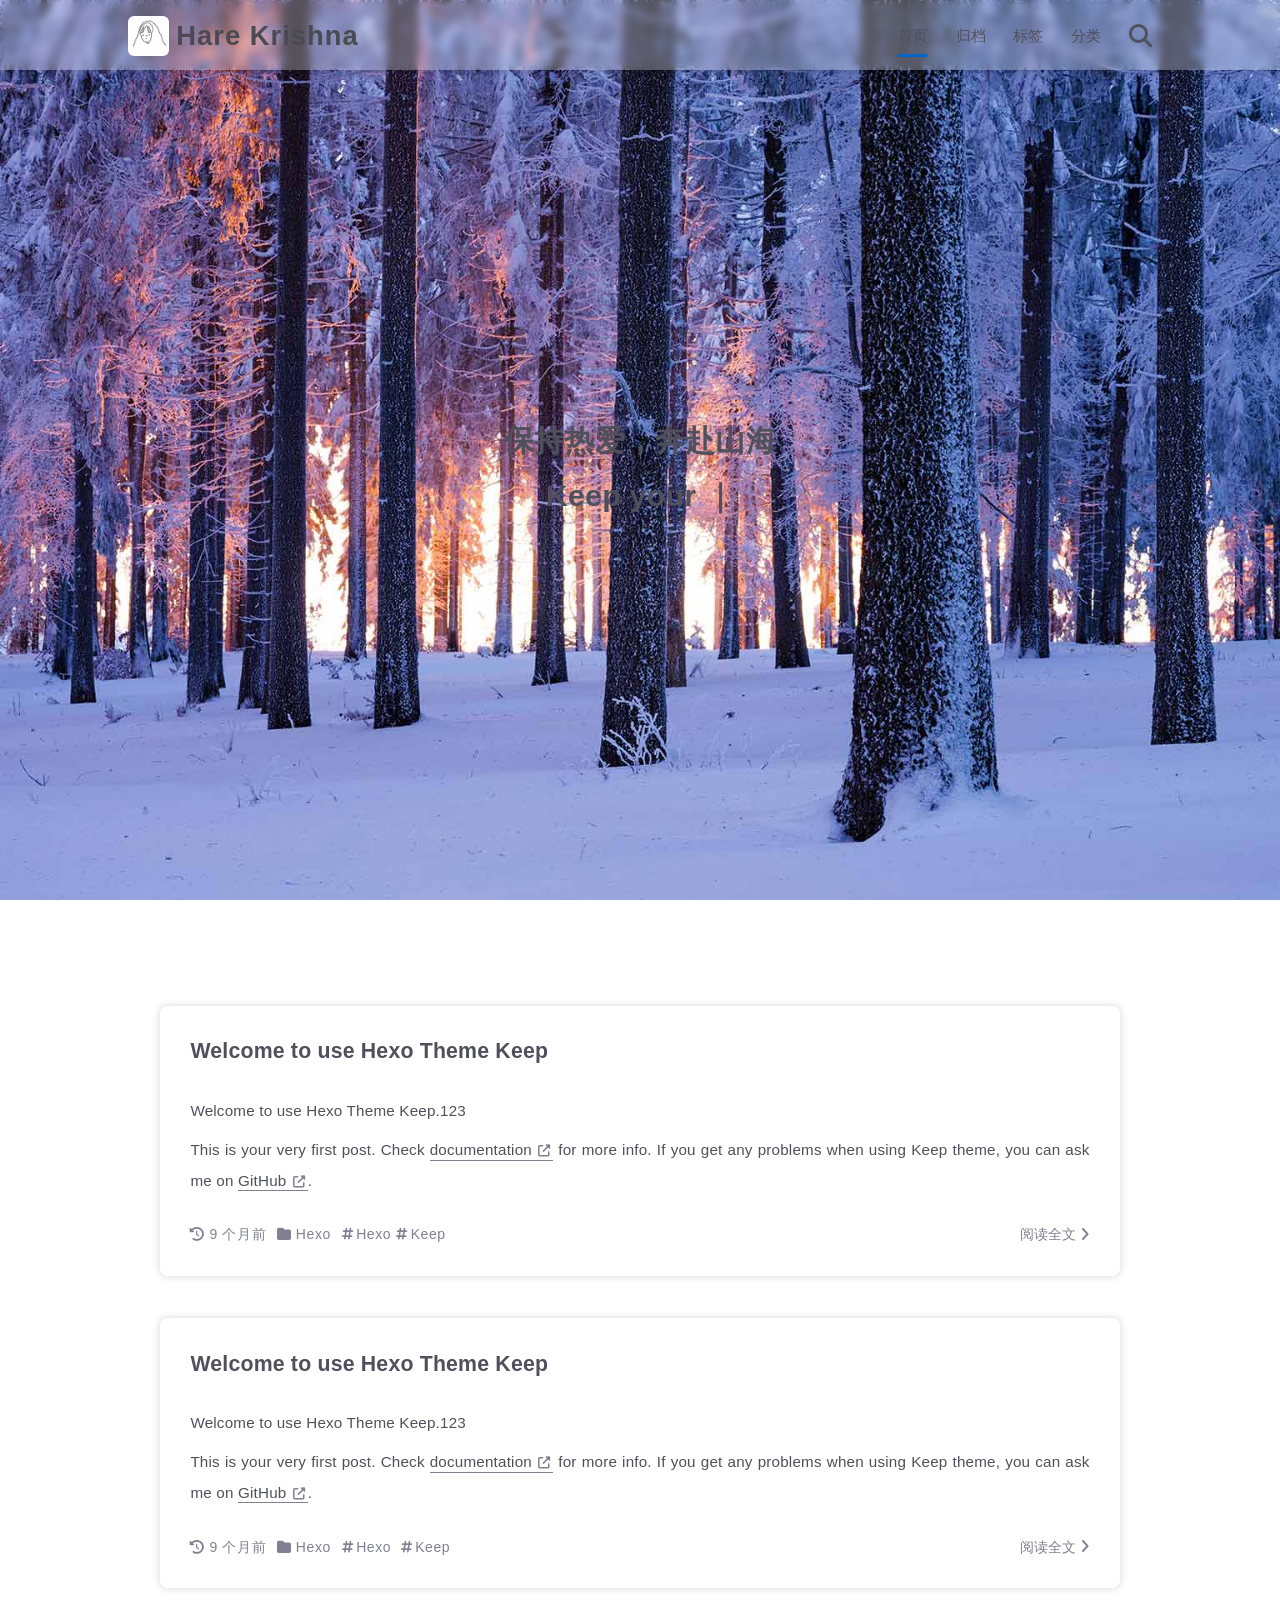
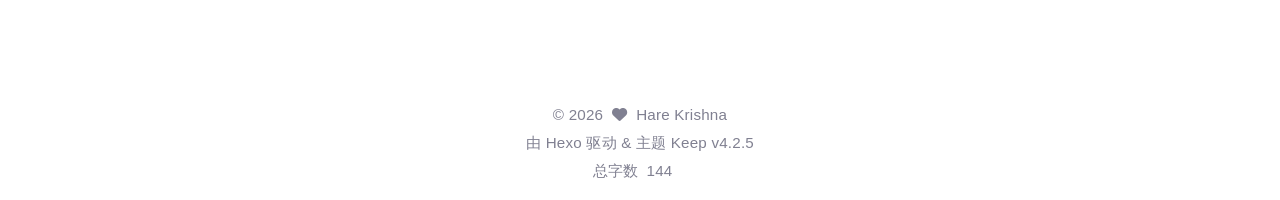
<file: index.html>
<!DOCTYPE html>
<html lang="zh-CN">
<head>
    <meta charset="utf-8">
    <meta name="viewport" content="width=device-width, initial-scale=1, maximum-scale=1">
    <meta name="keywords" content="Hexo Theme Keep">
    <meta name="description" content="Hexo Theme Keep">
    <meta name="author" content="Hare Krishna">
    
    <title>
        
        Hare Krishna
    </title>
    
<link rel="stylesheet" href="/css/style.css">

    
        <link rel="shortcut icon" href="/images/avatar.jpeg">
    
    
<link rel="stylesheet" href="/font/css/fontawesome.min.css">

    
<link rel="stylesheet" href="/font/css/regular.min.css">

    
<link rel="stylesheet" href="/font/css/solid.min.css">

    
<link rel="stylesheet" href="/font/css/brands.min.css">

    
        
            
                
<link rel="stylesheet" href="/css/custom.css">

            
        
    
    <script class="keep-theme-configurations">
    const KEEP = window.KEEP || {}
    KEEP.hexo_config = {"hostname":"example.com","root":"/","language":"zh-CN","path":"search.json"}
    KEEP.theme_config = {"base_info":{"primary_color":"#0066cc","title":"Hare Krishna","author":"Hare Krishna","avatar":"/images/avatar.jpeg","logo":"/images/avatar.jpeg","favicon":"/images/avatar.jpeg"},"menu":{"首页":"/","归档":"/archives","标签":"/tags","分类":"/categories"},"first_screen":{"enable":true,"background_img":"/images/bg.jpg","background_img_dark":"/images/bg.jpg","description":"保持热爱，奔赴山海 || Keep your love, and go to the mountains and seas","hitokoto":false},"social_contact":{"enable":false,"links":{"github":null,"weixin":null,"qq":null,"weibo":null,"zhihu":null,"twitter":null,"x":null,"facebook":null,"email":null}},"scroll":{"progress_bar":true,"percent":false,"hide_header":true},"home":{"announcement":null,"category":true,"tag":true,"post_datetime":"updated"},"post":{"author_badge":{"enable":false,"level_badge":true,"custom_badge":["One","Two","Three"]},"word_count":{"wordcount":true,"min2read":true},"datetime_format":"YYYY-MM-DD HH:mm:ss","copyright_info":true,"share":true,"reward":{"enable":false,"img_link":null,"text":null}},"code_block":{"tools":{"enable":true,"style":"default"},"highlight_theme":"default"},"toc":{"enable":true,"number":false,"expand_all":true,"init_open":true,"layout":"right"},"website_count":{"busuanzi_count":{"enable":true,"site_uv":true,"site_pv":true,"page_pv":true}},"local_search":{"enable":true,"preload":true},"comment":{"enable":false,"use":"giscus","valine":{"appid":null,"appkey":null,"server_urls":null,"placeholder":null},"gitalk":{"github_id":null,"github_admins":null,"repository":null,"client_id":null,"client_secret":null,"proxy":null},"twikoo":{"env_id":null,"region":null,"version":"1.6.36"},"waline":{"server_url":null,"reaction":false,"version":"3.2.1"},"giscus":{"repo":null,"repo_id":null,"category":"Announcements","category_id":null,"reactions_enabled":false},"artalk":{"server":null},"disqus":{"shortname":null}},"rss":{"enable":false},"lazyload":{"enable":true},"cdn":{"enable":false,"provider":"cdnjs"},"pjax":{"enable":true},"footer":{"since":2026,"word_count":true,"site_deploy":{"enable":false,"provider":"github","url":null},"record":{"enable":false,"list":[{"code":null,"link":null}]}},"inject":{"enable":true,"css":["/css/custom.css"],"js":[null]},"root":"","source_data":{},"version":"4.2.5"}
    KEEP.language_ago = {"second":"%s 秒前","minute":"%s 分钟前","hour":"%s 小时前","day":"%s 天前","week":"%s 周前","month":"%s 个月前","year":"%s 年前"}
    KEEP.language_code_block = {"copy":"复制代码","copied":"已复制","fold":"折叠代码块","folded":"已折叠"}
    KEEP.language_copy_copyright = {"copy":"复制版权信息","copied":"已复制","title":"原文标题","author":"原文作者","link":"原文链接"}
  </script>
<meta name="generator" content="Hexo 7.3.0"></head>


<body>
<div class="progress-bar-container">
    
        <span class="scroll-progress-bar"></span>
    

    
        <span class="pjax-progress-bar"></span>
        <i class="pjax-progress-icon fas fa-circle-notch fa-spin"></i>
    
</div>



<main class="page-container border-box">
    <!-- home first screen  -->
    
        
<div class="first-screen-container border-box flex-center fade-in-down-animation">
    <div class="first-screen-content border-box">
        <div class="top-placeholder border-box"></div>

        <div class="middle-placeholder border-box">
            
                <div class="description border-box">
                    
                        
                            
                                <div class="desc-item border-box"><span class="desc">保持热爱，奔赴山海</span><span class="cursor">｜</span></div>
                            
                        
                            
                                <div class="desc-item border-box"><span class="desc">Keep your love, and go to the mountains and seas</span><span class="cursor">｜</span></div>
                            
                        
                    
                </div>
            

            
        </div>

        <div class="bottom-placeholder border-box">
            
        </div>
    </div>
</div>

    

    <!-- page content -->
    <div class="page-main-content border-box is-home">
        <div class="page-main-content-top">
            
<header class="header-wrapper transparent-1">

    <div class="border-box header-content has-first-screen">
        <div class="left flex-start border-box">
            
                <a class="logo-image border-box" href="/">
                    <img src="/images/avatar.jpeg">
                </a>
            
            <a class="site-name border-box" href="/">
               Hare Krishna
            </a>
        </div>

        <div class="right border-box">
            <div class="pc border-box">
                <ul class="menu-list border-box">
                    
                        
                        <li class="menu-item flex-start border-box active">
                            <a class="menu-text-color border-box" href="/">
                                
                                首页
                                
                            </a>
                            
                        </li>
                    
                        
                        <li class="menu-item flex-start border-box">
                            <a class="menu-text-color border-box" href="/archives">
                                
                                归档
                                
                            </a>
                            
                        </li>
                    
                        
                        <li class="menu-item flex-start border-box">
                            <a class="menu-text-color border-box" href="/tags">
                                
                                标签
                                
                            </a>
                            
                        </li>
                    
                        
                        <li class="menu-item flex-start border-box">
                            <a class="menu-text-color border-box" href="/categories">
                                
                                分类
                                
                            </a>
                            
                        </li>
                    
                    
                        <li class="menu-item search search-popup-trigger">
                            <i class="menu-text-color fas search fa-search"></i>
                        </li>
                    
                </ul>
            </div>
            <div class="mobile border-box flex-start">
                
                    <div class="icon-item search search-popup-trigger"><i class="fas fa-search"></i></div>
                
                <div class="icon-item menu-bar">
                    <div class="menu-bar-middle"></div>
                </div>
            </div>
        </div>
    </div>

    <div class="header-drawer">
        <ul class="drawer-menu-list border-box">
            
                
                <li class="drawer-menu-item border-box not-sub-menu active">
                    <label class="drawer-menu-label border-box">
                        <a class="drawer-menu-text-color left-side flex-start border-box" href="/">
                            
                            首页
                        </a>
                        
                    </label>
                    
                </li>
            
                
                <li class="drawer-menu-item border-box not-sub-menu">
                    <label class="drawer-menu-label border-box">
                        <a class="drawer-menu-text-color left-side flex-start border-box" href="/archives">
                            
                            归档
                        </a>
                        
                    </label>
                    
                </li>
            
                
                <li class="drawer-menu-item border-box not-sub-menu">
                    <label class="drawer-menu-label border-box">
                        <a class="drawer-menu-text-color left-side flex-start border-box" href="/tags">
                            
                            标签
                        </a>
                        
                    </label>
                    
                </li>
            
                
                <li class="drawer-menu-item border-box not-sub-menu">
                    <label class="drawer-menu-label border-box">
                        <a class="drawer-menu-text-color left-side flex-start border-box" href="/categories">
                            
                            分类
                        </a>
                        
                    </label>
                    
                </li>
            
        </ul>
    </div>

    <div class="window-mask"></div>

</header>


        </div>

        <div class="page-main-content-middle border-box">

            <div class="main-content border-box">
                

                    <div class="home-content-container fade-in-down-animation">
    
    <ul class="home-post-list border-box">
        
            <li class="home-post-item">

                

                <div class="home-post-item-bottom border-box">
                    
                    <h3 class="home-post-title border-box">
                        <a href="/2026/02/26/test/">
                            Welcome to use Hexo Theme Keep
                        </a>
                    </h3>

                    <div class="home-post-content keep-markdown-body">
                        
                            <p>Welcome to use Hexo Theme Keep.123</p>
<p>This is your very first post. Check <a class="link"   target="_blank" rel="noopener" href="https://keep-docs.xpoet.cn/" >documentation<i class="fas fa-external-link-alt"></i></a> for more info. If you get any problems when using Keep theme, you can ask me on <a class="link"   target="_blank" rel="noopener" href="https://github.com/XPoet/hexo-theme-keep/issues" >GitHub<i class="fas fa-external-link-alt"></i></a>.</p>
                        
                    </div>

                    

<div class="post-meta-info-container border-box home">
    <div class="post-meta-info border-box">
        
            <span class="meta-info-item border-box">
                <i class="icon fa-solid fa-history"></i>&nbsp;<span class="home-post-history"
                                                                                data-updated="Thu Feb 26 2026 00:15:46 GMT+0800"
                >2026-02-26 00:15:46</span>
            </span>
        

        

        
            <span class="meta-info-item post-category border-box"><i class="icon fas fa-folder"></i>&nbsp;
                <ul class="post-category-ul">
                    
                            <li class="category-item"><a href="/categories/Hexo/">Hexo</a></li>
                        
                    
                </ul>
            </span>
        

        
            <span class="post-tag meta-info-item border-box">
                <ul class="post-tag-ul">
                    
                            <li class="tag-item"><span class="tag-separator"><i class="icon fas fa-hashtag"></i></span><a href="/tags/Hexo/">Hexo</a></li>
                        
                    
                            <li class="tag-item"><span class="tag-separator"><i class="icon fas fa-hashtag"></i></span><a href="/tags/Keep/">Keep</a></li>
                        
                    
                </ul>
            </span>
        

        
        
        
        
    </div>

    
        <a class="home-read-more" href="/2026/02/26/test/">阅读全文&nbsp;<i class="icon fas fa-angle-right"></i></a>
    
</div>

                </div>
            </li>
        
            <li class="home-post-item">

                

                <div class="home-post-item-bottom border-box">
                    
                    <h3 class="home-post-title border-box">
                        <a href="/2022/10/25/welcome-to-use-hexo-theme-keep/">
                            Welcome to use Hexo Theme Keep
                        </a>
                    </h3>

                    <div class="home-post-content keep-markdown-body">
                        
                            <p>Welcome to use Hexo Theme Keep.123</p>
<p>This is your very first post. Check <a class="link"   target="_blank" rel="noopener" href="https://keep-docs.xpoet.cn/" >documentation<i class="fas fa-external-link-alt"></i></a> for more info. If you get any problems when using Keep theme, you can ask me on <a class="link"   target="_blank" rel="noopener" href="https://github.com/XPoet/hexo-theme-keep/issues" >GitHub<i class="fas fa-external-link-alt"></i></a>.</p>
                        
                    </div>

                    

<div class="post-meta-info-container border-box home">
    <div class="post-meta-info border-box">
        
            <span class="meta-info-item border-box">
                <i class="icon fa-solid fa-history"></i>&nbsp;<span class="home-post-history"
                                                                                data-updated="Thu Feb 26 2026 00:14:22 GMT+0800"
                >2026-02-26 00:14:22</span>
            </span>
        

        

        
            <span class="meta-info-item post-category border-box"><i class="icon fas fa-folder"></i>&nbsp;
                <ul class="post-category-ul">
                    
                            <li class="category-item"><a href="/categories/Hexo/">Hexo</a></li>
                        
                    
                </ul>
            </span>
        

        
            <span class="post-tag meta-info-item border-box">
                <ul class="post-tag-ul">
                    
                            <li class="tag-item"><span class="tag-separator"><i class="icon fas fa-hashtag"></i></span><a href="/tags/Hexo/">Hexo</a></li>
                        
                    
                            <li class="tag-item"><span class="tag-separator"><i class="icon fas fa-hashtag"></i></span><a href="/tags/Keep/">Keep</a></li>
                        
                    
                </ul>
            </span>
        

        
        
        
        
    </div>

    
        <a class="home-read-more" href="/2022/10/25/welcome-to-use-hexo-theme-keep/">阅读全文&nbsp;<i class="icon fas fa-angle-right"></i></a>
    
</div>

                </div>
            </li>
        
    </ul>
    



</div>


                
            </div>
        </div>

        <div class="page-main-content-bottom border-box">
            
<footer class="footer border-box">
    <div class="copyright-info info-item">
    &copy;&nbsp;2026
    
            &nbsp;<i class="fas fa-heart icon-animate"></i>&nbsp;&nbsp;<a href="/">Hare Krishna</a>
        
    </div>

    <div class="theme-info info-item">
        由&nbsp;<a target="_blank" href="https://hexo.io">Hexo</a>&nbsp;驱动&nbsp;&&nbsp;主题&nbsp;<a class="keep-version" target="_blank" href="https://github.com/XPoet/hexo-theme-keep">Keep</a>
    </div>

    

    
        <div class="count-info info-item">
            
                <span class="count-item border-box word">
                    <span class="item-type border-box">总字数</span>
                    <span class="item-value border-box word">144</span>
                </span>
            

            
                <span class="count-item border-box uv">
                    <span class="item-type border-box">访客数</span>
                    <span class="item-value border-box uv" id="busuanzi_value_site_uv"></span>
                </span>
            

            
                <span class="count-item border-box pv">
                    <span class="item-type border-box">访问量</span>
                    <span class="item-value border-box pv" id="busuanzi_value_site_pv"></span>
                </span>
            
        </div>
    

    
</footer>

        </div>
    </div>

    <!-- post tools -->
    

    <!-- side tools -->
    <div class="side-tools">
        <div class="side-tools-container border-box side-tools-show-handle">
    <ul class="side-tools-list side-tools-show-handle border-box">
        <li class="tools-item tool-font-adjust-plus flex-center">
            <i class="fas fa-search-plus"></i>
        </li>

        <li class="tools-item tool-font-adjust-minus flex-center">
            <i class="fas fa-search-minus"></i>
        </li>

        <!-- toggle mode -->
        
            <li class="tools-item tool-toggle-theme-mode flex-center">
                <i class="fas fa-moon"></i>
            </li>
        

        <!-- rss -->
        

        <!-- to bottom -->
        <li class="tools-item tool-scroll-to-bottom flex-center">
            <i class="fas fa-arrow-down"></i>
        </li>
    </ul>

    <ul class="exposed-tools-list border-box">
        

        

        <li class="tools-item tool-toggle-show flex-center">
            <i class="fas fa-cog fa-spin"></i>
        </li>

        <li class="tools-item tool-scroll-to-top flex-center show-arrow">
            <i class="arrow fas fa-arrow-up"></i>
            <span class="percent"></span>
        </li>
    </ul>
</div>

    </div>

    <!-- image mask -->
    <div class="zoom-in-image-mask">
    <img class="zoom-in-image">
</div>


    <!-- local search -->
    
        <div class="search-pop-overlay">
    <div class="popup search-popup">
        <div class="search-header">
          <span class="search-input-field-pre">
            <i class="fas fa-keyboard"></i>
          </span>
            <div class="search-input-container">
                <input autocomplete="off"
                       autocorrect="off"
                       autocapitalize="off"
                       placeholder="搜索..."
                       spellcheck="false"
                       type="search"
                       class="search-input"
                >
            </div>
            <span class="close-popup-btn">
                <i class="fas fa-times"></i>
            </span>
        </div>
        <div id="search-result">
            <div id="no-result">
                <i class="fas fa-spinner fa-pulse fa-5x fa-fw"></i>
            </div>
        </div>
    </div>
</div>

    

    <!-- tablet toc -->
    
</main>






<!-- common js -->

<script src="/js/utils.js"></script>

<script src="/js/header-shrink.js"></script>

<script src="/js/back2top.js"></script>

<script src="/js/toggle-theme.js"></script>

<script src="/js/code-block.js"></script>

<script src="/js/main.js"></script>

<script src="/js/libs/anime.min.js"></script>


<!-- local search -->

    
<script src="/js/local-search.js"></script>



<!-- lazyload -->

    
<script src="/js/lazyload.js"></script>



<div class="pjax">
    <!-- home page -->
    
        
<script src="/js/page/home-page.js"></script>

    

    <!-- post page -->
    

    <!-- categories page -->
    

    <!-- links page -->
    

    <!-- photos page -->
    

    <!-- tools page -->
    
</div>

<!-- mermaid -->


<!-- pjax -->

    
<script src="/js/libs/pjax.min.js"></script>

<script>
    window.addEventListener('DOMContentLoaded', () => {
        window.pjax = new Pjax({
            selectors: [
                'head title',
                '.page-container',
                '.pjax'
            ],
            history: true,
            debug: false,
            cacheBust: false,
            timeout: 0,
            analytics: false,
            currentUrlFullReload: false,
            scrollRestoration: false,
        });

        document.addEventListener('pjax:send', () => {
            KEEP.utils.pjaxProgressBarStart()
        });

        document.addEventListener('pjax:complete', () => {
            KEEP.utils.pjaxProgressBarEnd()
            window.pjax.executeScripts(document.querySelectorAll('script[data-pjax], .pjax script'))
            KEEP.initExecute()
        });
    });
</script>




    
        
    

</body>
</html>
</file>
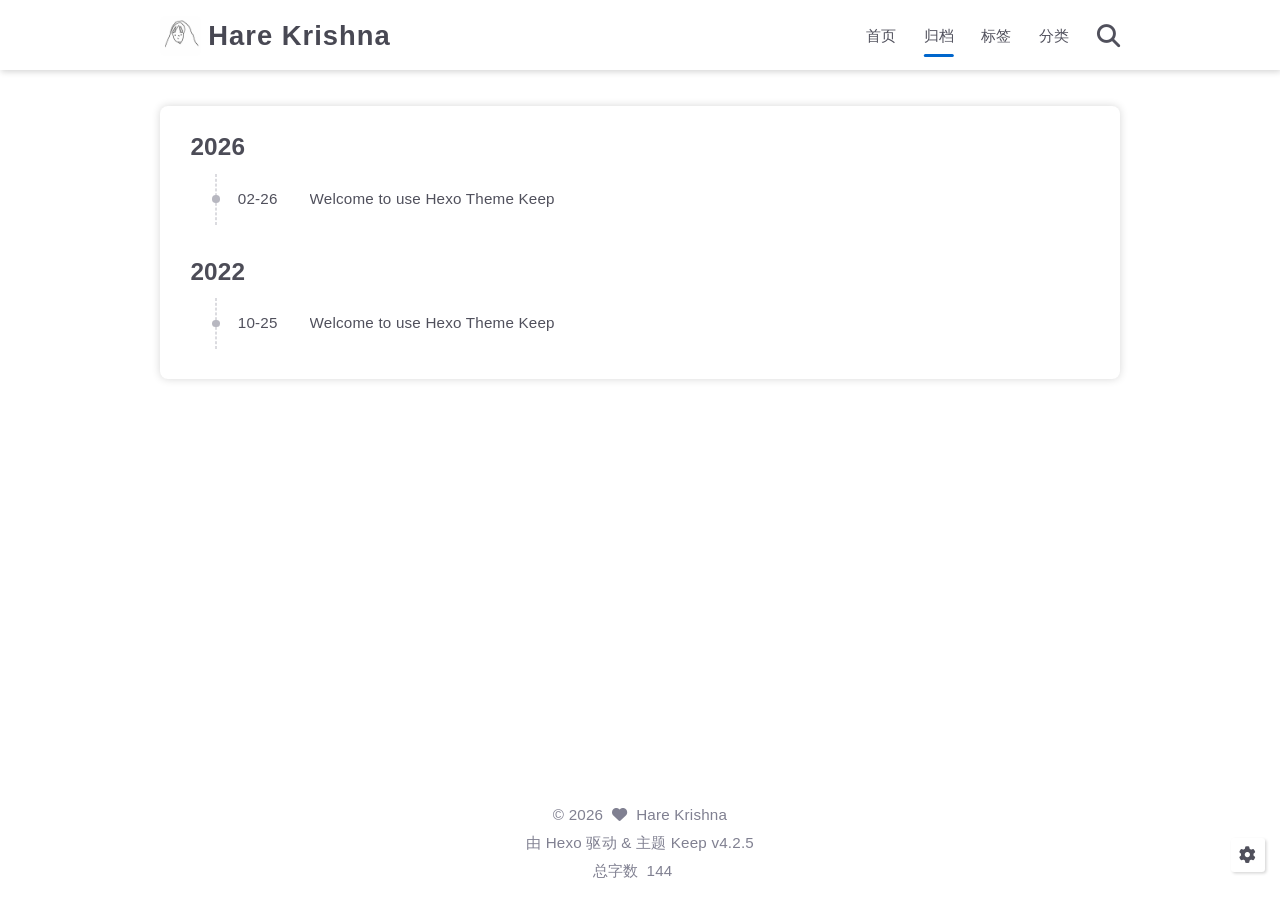
<file: archives/index.html>
<!DOCTYPE html>
<html lang="zh-CN">
<head>
    <meta charset="utf-8">
    <meta name="viewport" content="width=device-width, initial-scale=1, maximum-scale=1">
    <meta name="keywords" content="Hexo Theme Keep">
    <meta name="description" content="Hexo Theme Keep">
    <meta name="author" content="Hare Krishna">
    
    <title>
        
            归档 |
        
        Hare Krishna
    </title>
    
<link rel="stylesheet" href="/css/style.css">

    
        <link rel="shortcut icon" href="/images/avatar.jpeg">
    
    
<link rel="stylesheet" href="/font/css/fontawesome.min.css">

    
<link rel="stylesheet" href="/font/css/regular.min.css">

    
<link rel="stylesheet" href="/font/css/solid.min.css">

    
<link rel="stylesheet" href="/font/css/brands.min.css">

    
        
            
                
<link rel="stylesheet" href="/css/custom.css">

            
        
    
    <script class="keep-theme-configurations">
    const KEEP = window.KEEP || {}
    KEEP.hexo_config = {"hostname":"example.com","root":"/","language":"zh-CN","path":"search.json"}
    KEEP.theme_config = {"base_info":{"primary_color":"#0066cc","title":"Hare Krishna","author":"Hare Krishna","avatar":"/images/avatar.jpeg","logo":"/images/avatar.jpeg","favicon":"/images/avatar.jpeg"},"menu":{"首页":"/","归档":"/archives","标签":"/tags","分类":"/categories"},"first_screen":{"enable":true,"background_img":"/images/bg.jpg","background_img_dark":"/images/bg.jpg","description":"保持热爱，奔赴山海 || Keep your love, and go to the mountains and seas","hitokoto":false},"social_contact":{"enable":false,"links":{"github":null,"weixin":null,"qq":null,"weibo":null,"zhihu":null,"twitter":null,"x":null,"facebook":null,"email":null}},"scroll":{"progress_bar":true,"percent":false,"hide_header":true},"home":{"announcement":null,"category":true,"tag":true,"post_datetime":"updated"},"post":{"author_badge":{"enable":false,"level_badge":true,"custom_badge":["One","Two","Three"]},"word_count":{"wordcount":true,"min2read":true},"datetime_format":"YYYY-MM-DD HH:mm:ss","copyright_info":true,"share":true,"reward":{"enable":false,"img_link":null,"text":null}},"code_block":{"tools":{"enable":true,"style":"default"},"highlight_theme":"default"},"toc":{"enable":true,"number":false,"expand_all":true,"init_open":true,"layout":"right"},"website_count":{"busuanzi_count":{"enable":true,"site_uv":true,"site_pv":true,"page_pv":true}},"local_search":{"enable":true,"preload":true},"comment":{"enable":false,"use":"giscus","valine":{"appid":null,"appkey":null,"server_urls":null,"placeholder":null},"gitalk":{"github_id":null,"github_admins":null,"repository":null,"client_id":null,"client_secret":null,"proxy":null},"twikoo":{"env_id":null,"region":null,"version":"1.6.36"},"waline":{"server_url":null,"reaction":false,"version":"3.2.1"},"giscus":{"repo":null,"repo_id":null,"category":"Announcements","category_id":null,"reactions_enabled":false},"artalk":{"server":null},"disqus":{"shortname":null}},"rss":{"enable":false},"lazyload":{"enable":true},"cdn":{"enable":false,"provider":"cdnjs"},"pjax":{"enable":true},"footer":{"since":2026,"word_count":true,"site_deploy":{"enable":false,"provider":"github","url":null},"record":{"enable":false,"list":[{"code":null,"link":null}]}},"inject":{"enable":true,"css":["/css/custom.css"],"js":[null]},"root":"","source_data":{},"version":"4.2.5"}
    KEEP.language_ago = {"second":"%s 秒前","minute":"%s 分钟前","hour":"%s 小时前","day":"%s 天前","week":"%s 周前","month":"%s 个月前","year":"%s 年前"}
    KEEP.language_code_block = {"copy":"复制代码","copied":"已复制","fold":"折叠代码块","folded":"已折叠"}
    KEEP.language_copy_copyright = {"copy":"复制版权信息","copied":"已复制","title":"原文标题","author":"原文作者","link":"原文链接"}
  </script>
<meta name="generator" content="Hexo 7.3.0"></head>


<body>
<div class="progress-bar-container">
    
        <span class="scroll-progress-bar"></span>
    

    
        <span class="pjax-progress-bar"></span>
        <i class="pjax-progress-icon fas fa-circle-notch fa-spin"></i>
    
</div>



<main class="page-container border-box">
    <!-- home first screen  -->
    

    <!-- page content -->
    <div class="page-main-content border-box">
        <div class="page-main-content-top">
            
<header class="header-wrapper">

    <div class="border-box header-content">
        <div class="left flex-start border-box">
            
                <a class="logo-image border-box" href="/">
                    <img src="/images/avatar.jpeg">
                </a>
            
            <a class="site-name border-box" href="/">
               Hare Krishna
            </a>
        </div>

        <div class="right border-box">
            <div class="pc border-box">
                <ul class="menu-list border-box">
                    
                        
                        <li class="menu-item flex-start border-box">
                            <a class="menu-text-color border-box" href="/">
                                
                                首页
                                
                            </a>
                            
                        </li>
                    
                        
                        <li class="menu-item flex-start border-box active">
                            <a class="menu-text-color border-box" href="/archives">
                                
                                归档
                                
                            </a>
                            
                        </li>
                    
                        
                        <li class="menu-item flex-start border-box">
                            <a class="menu-text-color border-box" href="/tags">
                                
                                标签
                                
                            </a>
                            
                        </li>
                    
                        
                        <li class="menu-item flex-start border-box">
                            <a class="menu-text-color border-box" href="/categories">
                                
                                分类
                                
                            </a>
                            
                        </li>
                    
                    
                        <li class="menu-item search search-popup-trigger">
                            <i class="menu-text-color fas search fa-search"></i>
                        </li>
                    
                </ul>
            </div>
            <div class="mobile border-box flex-start">
                
                    <div class="icon-item search search-popup-trigger"><i class="fas fa-search"></i></div>
                
                <div class="icon-item menu-bar">
                    <div class="menu-bar-middle"></div>
                </div>
            </div>
        </div>
    </div>

    <div class="header-drawer">
        <ul class="drawer-menu-list border-box">
            
                
                <li class="drawer-menu-item border-box not-sub-menu">
                    <label class="drawer-menu-label border-box">
                        <a class="drawer-menu-text-color left-side flex-start border-box" href="/">
                            
                            首页
                        </a>
                        
                    </label>
                    
                </li>
            
                
                <li class="drawer-menu-item border-box not-sub-menu active">
                    <label class="drawer-menu-label border-box">
                        <a class="drawer-menu-text-color left-side flex-start border-box" href="/archives">
                            
                            归档
                        </a>
                        
                    </label>
                    
                </li>
            
                
                <li class="drawer-menu-item border-box not-sub-menu">
                    <label class="drawer-menu-label border-box">
                        <a class="drawer-menu-text-color left-side flex-start border-box" href="/tags">
                            
                            标签
                        </a>
                        
                    </label>
                    
                </li>
            
                
                <li class="drawer-menu-item border-box not-sub-menu">
                    <label class="drawer-menu-label border-box">
                        <a class="drawer-menu-text-color left-side flex-start border-box" href="/categories">
                            
                            分类
                        </a>
                        
                    </label>
                    
                </li>
            
        </ul>
    </div>

    <div class="window-mask"></div>

</header>


        </div>

        <div class="page-main-content-middle border-box">

            <div class="main-content border-box">
                

                    <div class="fade-in-down-animation">
    <div class="archives-container">
        <div class="archives-timeline border-box">
            
<div class="archive-list-container border-box">
    
        <section class="archive-item border-box">
            <div class="archive-item-header border-box">
                <span class="archive-year">2026</span>
            </div>
            <ul class="archive-item-body border-box">
                
                    <li class="post-item border-box">
                        <span class="starting-point border-box flex-center"></span>
                        <span class="post-date border-box">02-26</span>
                        <a class="post-title border-box text-ellipsis"
                           href="/2026/02/26/test/"
                        >Welcome to use Hexo Theme Keep</a>
                    </li>
                
            </ul>
        </section>
    
        <section class="archive-item border-box">
            <div class="archive-item-header border-box">
                <span class="archive-year">2022</span>
            </div>
            <ul class="archive-item-body border-box">
                
                    <li class="post-item border-box">
                        <span class="starting-point border-box flex-center"></span>
                        <span class="post-date border-box">10-25</span>
                        <a class="post-title border-box text-ellipsis"
                           href="/2022/10/25/welcome-to-use-hexo-theme-keep/"
                        >Welcome to use Hexo Theme Keep</a>
                    </li>
                
            </ul>
        </section>
    
</div>

        </div>
    </div>
    



</div>


                
            </div>
        </div>

        <div class="page-main-content-bottom border-box">
            
<footer class="footer border-box">
    <div class="copyright-info info-item">
    &copy;&nbsp;2026
    
            &nbsp;<i class="fas fa-heart icon-animate"></i>&nbsp;&nbsp;<a href="/">Hare Krishna</a>
        
    </div>

    <div class="theme-info info-item">
        由&nbsp;<a target="_blank" href="https://hexo.io">Hexo</a>&nbsp;驱动&nbsp;&&nbsp;主题&nbsp;<a class="keep-version" target="_blank" href="https://github.com/XPoet/hexo-theme-keep">Keep</a>
    </div>

    

    
        <div class="count-info info-item">
            
                <span class="count-item border-box word">
                    <span class="item-type border-box">总字数</span>
                    <span class="item-value border-box word">144</span>
                </span>
            

            
                <span class="count-item border-box uv">
                    <span class="item-type border-box">访客数</span>
                    <span class="item-value border-box uv" id="busuanzi_value_site_uv"></span>
                </span>
            

            
                <span class="count-item border-box pv">
                    <span class="item-type border-box">访问量</span>
                    <span class="item-value border-box pv" id="busuanzi_value_site_pv"></span>
                </span>
            
        </div>
    

    
</footer>

        </div>
    </div>

    <!-- post tools -->
    

    <!-- side tools -->
    <div class="side-tools">
        <div class="side-tools-container border-box ">
    <ul class="side-tools-list side-tools-show-handle border-box">
        <li class="tools-item tool-font-adjust-plus flex-center">
            <i class="fas fa-search-plus"></i>
        </li>

        <li class="tools-item tool-font-adjust-minus flex-center">
            <i class="fas fa-search-minus"></i>
        </li>

        <!-- toggle mode -->
        
            <li class="tools-item tool-toggle-theme-mode flex-center">
                <i class="fas fa-moon"></i>
            </li>
        

        <!-- rss -->
        

        <!-- to bottom -->
        <li class="tools-item tool-scroll-to-bottom flex-center">
            <i class="fas fa-arrow-down"></i>
        </li>
    </ul>

    <ul class="exposed-tools-list border-box">
        

        

        <li class="tools-item tool-toggle-show flex-center">
            <i class="fas fa-cog fa-spin"></i>
        </li>

        <li class="tools-item tool-scroll-to-top flex-center show-arrow">
            <i class="arrow fas fa-arrow-up"></i>
            <span class="percent"></span>
        </li>
    </ul>
</div>

    </div>

    <!-- image mask -->
    <div class="zoom-in-image-mask">
    <img class="zoom-in-image">
</div>


    <!-- local search -->
    
        <div class="search-pop-overlay">
    <div class="popup search-popup">
        <div class="search-header">
          <span class="search-input-field-pre">
            <i class="fas fa-keyboard"></i>
          </span>
            <div class="search-input-container">
                <input autocomplete="off"
                       autocorrect="off"
                       autocapitalize="off"
                       placeholder="搜索..."
                       spellcheck="false"
                       type="search"
                       class="search-input"
                >
            </div>
            <span class="close-popup-btn">
                <i class="fas fa-times"></i>
            </span>
        </div>
        <div id="search-result">
            <div id="no-result">
                <i class="fas fa-spinner fa-pulse fa-5x fa-fw"></i>
            </div>
        </div>
    </div>
</div>

    

    <!-- tablet toc -->
    
</main>






<!-- common js -->

<script src="/js/utils.js"></script>

<script src="/js/header-shrink.js"></script>

<script src="/js/back2top.js"></script>

<script src="/js/toggle-theme.js"></script>

<script src="/js/code-block.js"></script>

<script src="/js/main.js"></script>

<script src="/js/libs/anime.min.js"></script>


<!-- local search -->

    
<script src="/js/local-search.js"></script>



<!-- lazyload -->

    
<script src="/js/lazyload.js"></script>



<div class="pjax">
    <!-- home page -->
    

    <!-- post page -->
    

    <!-- categories page -->
    

    <!-- links page -->
    

    <!-- photos page -->
    

    <!-- tools page -->
    
</div>

<!-- mermaid -->


<!-- pjax -->

    
<script src="/js/libs/pjax.min.js"></script>

<script>
    window.addEventListener('DOMContentLoaded', () => {
        window.pjax = new Pjax({
            selectors: [
                'head title',
                '.page-container',
                '.pjax'
            ],
            history: true,
            debug: false,
            cacheBust: false,
            timeout: 0,
            analytics: false,
            currentUrlFullReload: false,
            scrollRestoration: false,
        });

        document.addEventListener('pjax:send', () => {
            KEEP.utils.pjaxProgressBarStart()
        });

        document.addEventListener('pjax:complete', () => {
            KEEP.utils.pjaxProgressBarEnd()
            window.pjax.executeScripts(document.querySelectorAll('script[data-pjax], .pjax script'))
            KEEP.initExecute()
        });
    });
</script>




    
        
    

</body>
</html>
</file>
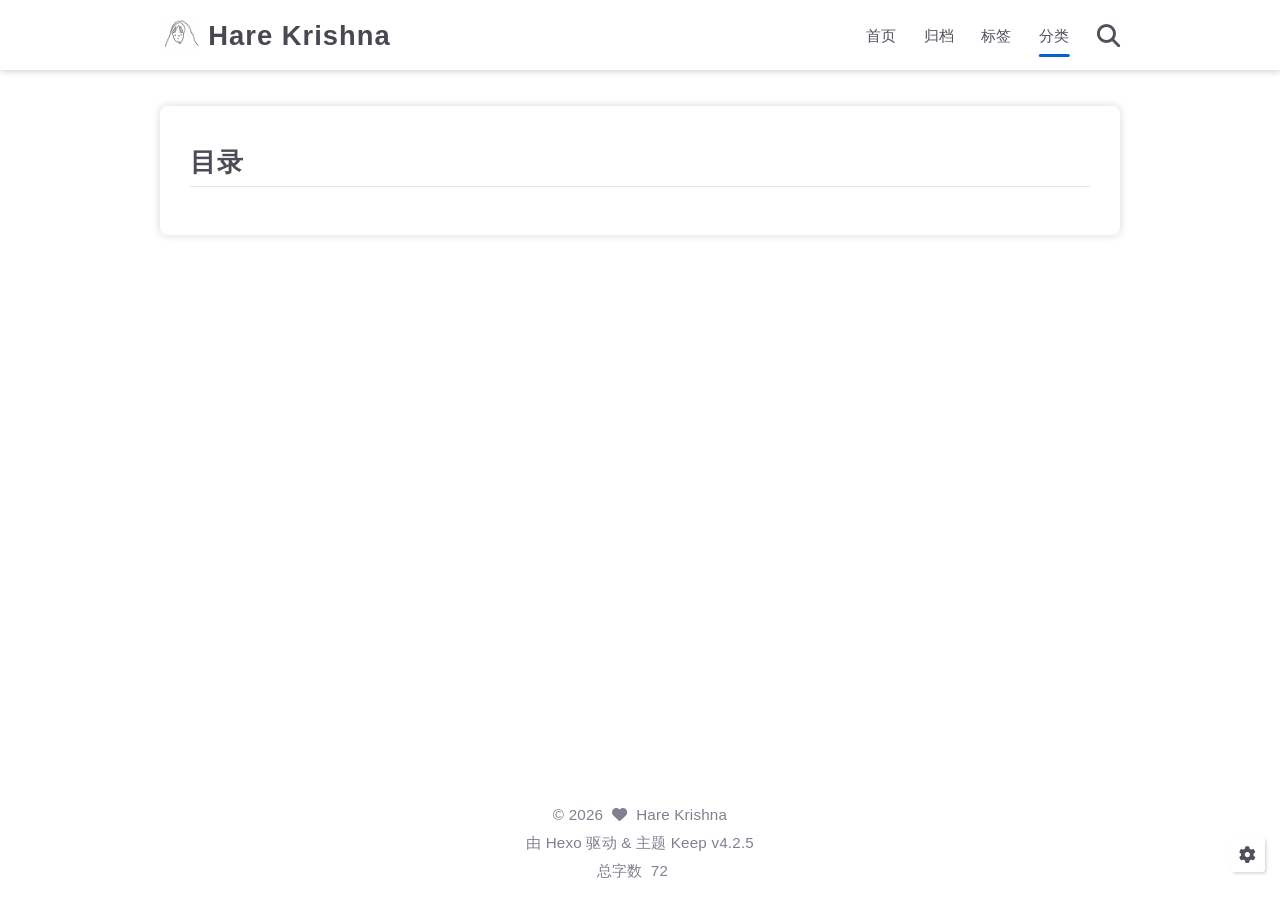
<file: categories/index.html>
<!DOCTYPE html>
<html lang="zh-CN">
<head>
    <meta charset="utf-8">
    <meta name="viewport" content="width=device-width, initial-scale=1, maximum-scale=1">
    <meta name="keywords" content="Hexo Theme Keep">
    <meta name="description" content="Hexo Theme Keep">
    <meta name="author" content="Hare Krishna">
    
    <title>
        
            目录 |
        
        Hare Krishna
    </title>
    
<link rel="stylesheet" href="/css/style.css">

    
        <link rel="shortcut icon" href="/images/avatar.jpeg">
    
    
<link rel="stylesheet" href="/font/css/fontawesome.min.css">

    
<link rel="stylesheet" href="/font/css/regular.min.css">

    
<link rel="stylesheet" href="/font/css/solid.min.css">

    
<link rel="stylesheet" href="/font/css/brands.min.css">

    
        
            
                
<link rel="stylesheet" href="/css/custom.css">

            
        
    
    <script class="keep-theme-configurations">
    const KEEP = window.KEEP || {}
    KEEP.hexo_config = {"hostname":"example.com","root":"/","language":"zh-CN","path":"search.json"}
    KEEP.theme_config = {"base_info":{"primary_color":"#0066cc","title":"Hare Krishna","author":"Hare Krishna","avatar":"/images/avatar.jpeg","logo":"/images/avatar.jpeg","favicon":"/images/avatar.jpeg"},"menu":{"首页":"/","归档":"/archives","标签":"/tags","分类":"/categories"},"first_screen":{"enable":true,"background_img":"/images/bg.jpg","background_img_dark":"/images/bg.jpg","description":"保持热爱，奔赴山海 || Keep your love, and go to the mountains and seas","hitokoto":false},"social_contact":{"enable":false,"links":{"github":null,"weixin":null,"qq":null,"weibo":null,"zhihu":null,"twitter":null,"x":null,"facebook":null,"email":null}},"scroll":{"progress_bar":true,"percent":false,"hide_header":true},"home":{"announcement":null,"category":true,"tag":true,"post_datetime":"updated"},"post":{"author_badge":{"enable":false,"level_badge":true,"custom_badge":["One","Two","Three"]},"word_count":{"wordcount":true,"min2read":true},"datetime_format":"YYYY-MM-DD HH:mm:ss","copyright_info":true,"share":true,"reward":{"enable":false,"img_link":null,"text":null}},"code_block":{"tools":{"enable":true,"style":"default"},"highlight_theme":"default"},"toc":{"enable":true,"number":false,"expand_all":true,"init_open":true,"layout":"right"},"website_count":{"busuanzi_count":{"enable":true,"site_uv":true,"site_pv":true,"page_pv":true}},"local_search":{"enable":true,"preload":true},"comment":{"enable":false,"use":"giscus","valine":{"appid":null,"appkey":null,"server_urls":null,"placeholder":null},"gitalk":{"github_id":null,"github_admins":null,"repository":null,"client_id":null,"client_secret":null,"proxy":null},"twikoo":{"env_id":null,"region":null,"version":"1.6.36"},"waline":{"server_url":null,"reaction":false,"version":"3.2.1"},"giscus":{"repo":null,"repo_id":null,"category":"Announcements","category_id":null,"reactions_enabled":false},"artalk":{"server":null},"disqus":{"shortname":null}},"rss":{"enable":false},"lazyload":{"enable":true},"cdn":{"enable":false,"provider":"cdnjs"},"pjax":{"enable":true},"footer":{"since":2026,"word_count":true,"site_deploy":{"enable":false,"provider":"github","url":null},"record":{"enable":false,"list":[{"code":null,"link":null}]}},"inject":{"enable":true,"css":["/css/custom.css"],"js":[null]},"root":"","source_data":{},"version":"4.2.5"}
    KEEP.language_ago = {"second":"%s 秒前","minute":"%s 分钟前","hour":"%s 小时前","day":"%s 天前","week":"%s 周前","month":"%s 个月前","year":"%s 年前"}
    KEEP.language_code_block = {"copy":"复制代码","copied":"已复制","fold":"折叠代码块","folded":"已折叠"}
    KEEP.language_copy_copyright = {"copy":"复制版权信息","copied":"已复制","title":"原文标题","author":"原文作者","link":"原文链接"}
  </script>
<meta name="generator" content="Hexo 7.3.0"></head>


<body>
<div class="progress-bar-container">
    
        <span class="scroll-progress-bar"></span>
    

    
        <span class="pjax-progress-bar"></span>
        <i class="pjax-progress-icon fas fa-circle-notch fa-spin"></i>
    
</div>



<main class="page-container border-box">
    <!-- home first screen  -->
    

    <!-- page content -->
    <div class="page-main-content border-box">
        <div class="page-main-content-top">
            
<header class="header-wrapper">

    <div class="border-box header-content">
        <div class="left flex-start border-box">
            
                <a class="logo-image border-box" href="/">
                    <img src="/images/avatar.jpeg">
                </a>
            
            <a class="site-name border-box" href="/">
               Hare Krishna
            </a>
        </div>

        <div class="right border-box">
            <div class="pc border-box">
                <ul class="menu-list border-box">
                    
                        
                        <li class="menu-item flex-start border-box">
                            <a class="menu-text-color border-box" href="/">
                                
                                首页
                                
                            </a>
                            
                        </li>
                    
                        
                        <li class="menu-item flex-start border-box">
                            <a class="menu-text-color border-box" href="/archives">
                                
                                归档
                                
                            </a>
                            
                        </li>
                    
                        
                        <li class="menu-item flex-start border-box">
                            <a class="menu-text-color border-box" href="/tags">
                                
                                标签
                                
                            </a>
                            
                        </li>
                    
                        
                        <li class="menu-item flex-start border-box active">
                            <a class="menu-text-color border-box" href="/categories">
                                
                                分类
                                
                            </a>
                            
                        </li>
                    
                    
                        <li class="menu-item search search-popup-trigger">
                            <i class="menu-text-color fas search fa-search"></i>
                        </li>
                    
                </ul>
            </div>
            <div class="mobile border-box flex-start">
                
                    <div class="icon-item search search-popup-trigger"><i class="fas fa-search"></i></div>
                
                <div class="icon-item menu-bar">
                    <div class="menu-bar-middle"></div>
                </div>
            </div>
        </div>
    </div>

    <div class="header-drawer">
        <ul class="drawer-menu-list border-box">
            
                
                <li class="drawer-menu-item border-box not-sub-menu">
                    <label class="drawer-menu-label border-box">
                        <a class="drawer-menu-text-color left-side flex-start border-box" href="/">
                            
                            首页
                        </a>
                        
                    </label>
                    
                </li>
            
                
                <li class="drawer-menu-item border-box not-sub-menu">
                    <label class="drawer-menu-label border-box">
                        <a class="drawer-menu-text-color left-side flex-start border-box" href="/archives">
                            
                            归档
                        </a>
                        
                    </label>
                    
                </li>
            
                
                <li class="drawer-menu-item border-box not-sub-menu">
                    <label class="drawer-menu-label border-box">
                        <a class="drawer-menu-text-color left-side flex-start border-box" href="/tags">
                            
                            标签
                        </a>
                        
                    </label>
                    
                </li>
            
                
                <li class="drawer-menu-item border-box not-sub-menu active">
                    <label class="drawer-menu-label border-box">
                        <a class="drawer-menu-text-color left-side flex-start border-box" href="/categories">
                            
                            分类
                        </a>
                        
                    </label>
                    
                </li>
            
        </ul>
    </div>

    <div class="window-mask"></div>

</header>


        </div>

        <div class="page-main-content-middle border-box">

            <div class="main-content border-box">
                

                    

<div class="fade-in-down-animation">
    <div class="page-template-container border-box keep-container ">
        <!-- page top -->
        

        <!-- page bottom -->
        <div class="page-template-bottom border-box">
            <!-- use page template -->
            

            <!-- page content -->
            <div class="page-content border-box keep-markdown-body ">
                
                    <h1>目录</h1>
                
            </div>

            <!-- comment plugin -->
            
        </div>
    </div>
</div>


                
            </div>
        </div>

        <div class="page-main-content-bottom border-box">
            
<footer class="footer border-box">
    <div class="copyright-info info-item">
    &copy;&nbsp;2026
    
            &nbsp;<i class="fas fa-heart icon-animate"></i>&nbsp;&nbsp;<a href="/">Hare Krishna</a>
        
    </div>

    <div class="theme-info info-item">
        由&nbsp;<a target="_blank" href="https://hexo.io">Hexo</a>&nbsp;驱动&nbsp;&&nbsp;主题&nbsp;<a class="keep-version" target="_blank" href="https://github.com/XPoet/hexo-theme-keep">Keep</a>
    </div>

    

    
        <div class="count-info info-item">
            
                <span class="count-item border-box word">
                    <span class="item-type border-box">总字数</span>
                    <span class="item-value border-box word">72</span>
                </span>
            

            
                <span class="count-item border-box uv">
                    <span class="item-type border-box">访客数</span>
                    <span class="item-value border-box uv" id="busuanzi_value_site_uv"></span>
                </span>
            

            
                <span class="count-item border-box pv">
                    <span class="item-type border-box">访问量</span>
                    <span class="item-value border-box pv" id="busuanzi_value_site_pv"></span>
                </span>
            
        </div>
    

    
</footer>

        </div>
    </div>

    <!-- post tools -->
    

    <!-- side tools -->
    <div class="side-tools">
        <div class="side-tools-container border-box ">
    <ul class="side-tools-list side-tools-show-handle border-box">
        <li class="tools-item tool-font-adjust-plus flex-center">
            <i class="fas fa-search-plus"></i>
        </li>

        <li class="tools-item tool-font-adjust-minus flex-center">
            <i class="fas fa-search-minus"></i>
        </li>

        <!-- toggle mode -->
        
            <li class="tools-item tool-toggle-theme-mode flex-center">
                <i class="fas fa-moon"></i>
            </li>
        

        <!-- rss -->
        

        <!-- to bottom -->
        <li class="tools-item tool-scroll-to-bottom flex-center">
            <i class="fas fa-arrow-down"></i>
        </li>
    </ul>

    <ul class="exposed-tools-list border-box">
        

        

        <li class="tools-item tool-toggle-show flex-center">
            <i class="fas fa-cog fa-spin"></i>
        </li>

        <li class="tools-item tool-scroll-to-top flex-center show-arrow">
            <i class="arrow fas fa-arrow-up"></i>
            <span class="percent"></span>
        </li>
    </ul>
</div>

    </div>

    <!-- image mask -->
    <div class="zoom-in-image-mask">
    <img class="zoom-in-image">
</div>


    <!-- local search -->
    
        <div class="search-pop-overlay">
    <div class="popup search-popup">
        <div class="search-header">
          <span class="search-input-field-pre">
            <i class="fas fa-keyboard"></i>
          </span>
            <div class="search-input-container">
                <input autocomplete="off"
                       autocorrect="off"
                       autocapitalize="off"
                       placeholder="搜索..."
                       spellcheck="false"
                       type="search"
                       class="search-input"
                >
            </div>
            <span class="close-popup-btn">
                <i class="fas fa-times"></i>
            </span>
        </div>
        <div id="search-result">
            <div id="no-result">
                <i class="fas fa-spinner fa-pulse fa-5x fa-fw"></i>
            </div>
        </div>
    </div>
</div>

    

    <!-- tablet toc -->
    
</main>





<!-- common js -->

<script src="/js/utils.js"></script>

<script src="/js/header-shrink.js"></script>

<script src="/js/back2top.js"></script>

<script src="/js/toggle-theme.js"></script>

<script src="/js/code-block.js"></script>

<script src="/js/main.js"></script>

<script src="/js/libs/anime.min.js"></script>


<!-- local search -->

    
<script src="/js/local-search.js"></script>



<!-- lazyload -->

    
<script src="/js/lazyload.js"></script>



<div class="pjax">
    <!-- home page -->
    

    <!-- post page -->
    

    <!-- categories page -->
    
        
<script src="/js/page/category-page.js"></script>

    

    <!-- links page -->
    

    <!-- photos page -->
    

    <!-- tools page -->
    
</div>

<!-- mermaid -->


<!-- pjax -->

    
<script src="/js/libs/pjax.min.js"></script>

<script>
    window.addEventListener('DOMContentLoaded', () => {
        window.pjax = new Pjax({
            selectors: [
                'head title',
                '.page-container',
                '.pjax'
            ],
            history: true,
            debug: false,
            cacheBust: false,
            timeout: 0,
            analytics: false,
            currentUrlFullReload: false,
            scrollRestoration: false,
        });

        document.addEventListener('pjax:send', () => {
            KEEP.utils.pjaxProgressBarStart()
        });

        document.addEventListener('pjax:complete', () => {
            KEEP.utils.pjaxProgressBarEnd()
            window.pjax.executeScripts(document.querySelectorAll('script[data-pjax], .pjax script'))
            KEEP.initExecute()
        });
    });
</script>




    
        
    

</body>
</html>
</file>
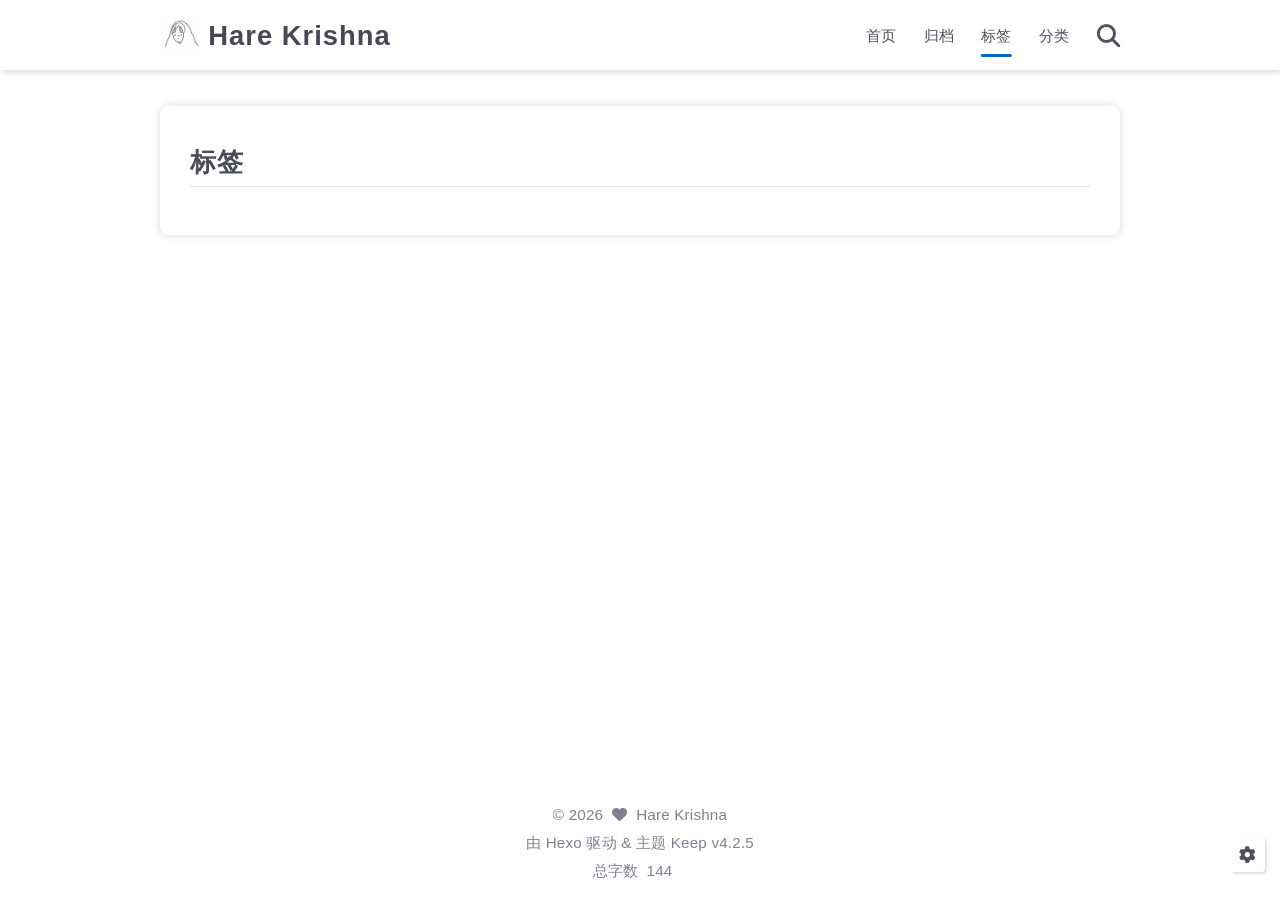
<file: tags/index.html>
<!DOCTYPE html>
<html lang="zh-CN">
<head>
    <meta charset="utf-8">
    <meta name="viewport" content="width=device-width, initial-scale=1, maximum-scale=1">
    <meta name="keywords" content="Hexo Theme Keep">
    <meta name="description" content="Hexo Theme Keep">
    <meta name="author" content="Hare Krishna">
    
    <title>
        
            标签 |
        
        Hare Krishna
    </title>
    
<link rel="stylesheet" href="/css/style.css">

    
        <link rel="shortcut icon" href="/images/avatar.jpeg">
    
    
<link rel="stylesheet" href="/font/css/fontawesome.min.css">

    
<link rel="stylesheet" href="/font/css/regular.min.css">

    
<link rel="stylesheet" href="/font/css/solid.min.css">

    
<link rel="stylesheet" href="/font/css/brands.min.css">

    
        
            
                
<link rel="stylesheet" href="/css/custom.css">

            
        
    
    <script class="keep-theme-configurations">
    const KEEP = window.KEEP || {}
    KEEP.hexo_config = {"hostname":"example.com","root":"/","language":"zh-CN","path":"search.json"}
    KEEP.theme_config = {"base_info":{"primary_color":"#0066cc","title":"Hare Krishna","author":"Hare Krishna","avatar":"/images/avatar.jpeg","logo":"/images/avatar.jpeg","favicon":"/images/avatar.jpeg"},"menu":{"首页":"/","归档":"/archives","标签":"/tags","分类":"/categories"},"first_screen":{"enable":true,"background_img":"/images/bg.jpg","background_img_dark":"/images/bg.jpg","description":"保持热爱，奔赴山海 || Keep your love, and go to the mountains and seas","hitokoto":false},"social_contact":{"enable":false,"links":{"github":null,"weixin":null,"qq":null,"weibo":null,"zhihu":null,"twitter":null,"x":null,"facebook":null,"email":null}},"scroll":{"progress_bar":true,"percent":false,"hide_header":true},"home":{"announcement":null,"category":true,"tag":true,"post_datetime":"updated"},"post":{"author_badge":{"enable":false,"level_badge":true,"custom_badge":["One","Two","Three"]},"word_count":{"wordcount":true,"min2read":true},"datetime_format":"YYYY-MM-DD HH:mm:ss","copyright_info":true,"share":true,"reward":{"enable":false,"img_link":null,"text":null}},"code_block":{"tools":{"enable":true,"style":"default"},"highlight_theme":"default"},"toc":{"enable":true,"number":false,"expand_all":true,"init_open":true,"layout":"right"},"website_count":{"busuanzi_count":{"enable":true,"site_uv":true,"site_pv":true,"page_pv":true}},"local_search":{"enable":true,"preload":true},"comment":{"enable":false,"use":"giscus","valine":{"appid":null,"appkey":null,"server_urls":null,"placeholder":null},"gitalk":{"github_id":null,"github_admins":null,"repository":null,"client_id":null,"client_secret":null,"proxy":null},"twikoo":{"env_id":null,"region":null,"version":"1.6.36"},"waline":{"server_url":null,"reaction":false,"version":"3.2.1"},"giscus":{"repo":null,"repo_id":null,"category":"Announcements","category_id":null,"reactions_enabled":false},"artalk":{"server":null},"disqus":{"shortname":null}},"rss":{"enable":false},"lazyload":{"enable":true},"cdn":{"enable":false,"provider":"cdnjs"},"pjax":{"enable":true},"footer":{"since":2026,"word_count":true,"site_deploy":{"enable":false,"provider":"github","url":null},"record":{"enable":false,"list":[{"code":null,"link":null}]}},"inject":{"enable":true,"css":["/css/custom.css"],"js":[null]},"root":"","source_data":{},"version":"4.2.5"}
    KEEP.language_ago = {"second":"%s 秒前","minute":"%s 分钟前","hour":"%s 小时前","day":"%s 天前","week":"%s 周前","month":"%s 个月前","year":"%s 年前"}
    KEEP.language_code_block = {"copy":"复制代码","copied":"已复制","fold":"折叠代码块","folded":"已折叠"}
    KEEP.language_copy_copyright = {"copy":"复制版权信息","copied":"已复制","title":"原文标题","author":"原文作者","link":"原文链接"}
  </script>
<meta name="generator" content="Hexo 7.3.0"></head>


<body>
<div class="progress-bar-container">
    
        <span class="scroll-progress-bar"></span>
    

    
        <span class="pjax-progress-bar"></span>
        <i class="pjax-progress-icon fas fa-circle-notch fa-spin"></i>
    
</div>



<main class="page-container border-box">
    <!-- home first screen  -->
    

    <!-- page content -->
    <div class="page-main-content border-box">
        <div class="page-main-content-top">
            
<header class="header-wrapper">

    <div class="border-box header-content">
        <div class="left flex-start border-box">
            
                <a class="logo-image border-box" href="/">
                    <img src="/images/avatar.jpeg">
                </a>
            
            <a class="site-name border-box" href="/">
               Hare Krishna
            </a>
        </div>

        <div class="right border-box">
            <div class="pc border-box">
                <ul class="menu-list border-box">
                    
                        
                        <li class="menu-item flex-start border-box">
                            <a class="menu-text-color border-box" href="/">
                                
                                首页
                                
                            </a>
                            
                        </li>
                    
                        
                        <li class="menu-item flex-start border-box">
                            <a class="menu-text-color border-box" href="/archives">
                                
                                归档
                                
                            </a>
                            
                        </li>
                    
                        
                        <li class="menu-item flex-start border-box active">
                            <a class="menu-text-color border-box" href="/tags">
                                
                                标签
                                
                            </a>
                            
                        </li>
                    
                        
                        <li class="menu-item flex-start border-box">
                            <a class="menu-text-color border-box" href="/categories">
                                
                                分类
                                
                            </a>
                            
                        </li>
                    
                    
                        <li class="menu-item search search-popup-trigger">
                            <i class="menu-text-color fas search fa-search"></i>
                        </li>
                    
                </ul>
            </div>
            <div class="mobile border-box flex-start">
                
                    <div class="icon-item search search-popup-trigger"><i class="fas fa-search"></i></div>
                
                <div class="icon-item menu-bar">
                    <div class="menu-bar-middle"></div>
                </div>
            </div>
        </div>
    </div>

    <div class="header-drawer">
        <ul class="drawer-menu-list border-box">
            
                
                <li class="drawer-menu-item border-box not-sub-menu">
                    <label class="drawer-menu-label border-box">
                        <a class="drawer-menu-text-color left-side flex-start border-box" href="/">
                            
                            首页
                        </a>
                        
                    </label>
                    
                </li>
            
                
                <li class="drawer-menu-item border-box not-sub-menu">
                    <label class="drawer-menu-label border-box">
                        <a class="drawer-menu-text-color left-side flex-start border-box" href="/archives">
                            
                            归档
                        </a>
                        
                    </label>
                    
                </li>
            
                
                <li class="drawer-menu-item border-box not-sub-menu active">
                    <label class="drawer-menu-label border-box">
                        <a class="drawer-menu-text-color left-side flex-start border-box" href="/tags">
                            
                            标签
                        </a>
                        
                    </label>
                    
                </li>
            
                
                <li class="drawer-menu-item border-box not-sub-menu">
                    <label class="drawer-menu-label border-box">
                        <a class="drawer-menu-text-color left-side flex-start border-box" href="/categories">
                            
                            分类
                        </a>
                        
                    </label>
                    
                </li>
            
        </ul>
    </div>

    <div class="window-mask"></div>

</header>


        </div>

        <div class="page-main-content-middle border-box">

            <div class="main-content border-box">
                

                    

<div class="fade-in-down-animation">
    <div class="page-template-container border-box keep-container ">
        <!-- page top -->
        

        <!-- page bottom -->
        <div class="page-template-bottom border-box">
            <!-- use page template -->
            

            <!-- page content -->
            <div class="page-content border-box keep-markdown-body ">
                
                    <h1>标签</h1>
                
            </div>

            <!-- comment plugin -->
            
        </div>
    </div>
</div>


                
            </div>
        </div>

        <div class="page-main-content-bottom border-box">
            
<footer class="footer border-box">
    <div class="copyright-info info-item">
    &copy;&nbsp;2026
    
            &nbsp;<i class="fas fa-heart icon-animate"></i>&nbsp;&nbsp;<a href="/">Hare Krishna</a>
        
    </div>

    <div class="theme-info info-item">
        由&nbsp;<a target="_blank" href="https://hexo.io">Hexo</a>&nbsp;驱动&nbsp;&&nbsp;主题&nbsp;<a class="keep-version" target="_blank" href="https://github.com/XPoet/hexo-theme-keep">Keep</a>
    </div>

    

    
        <div class="count-info info-item">
            
                <span class="count-item border-box word">
                    <span class="item-type border-box">总字数</span>
                    <span class="item-value border-box word">144</span>
                </span>
            

            
                <span class="count-item border-box uv">
                    <span class="item-type border-box">访客数</span>
                    <span class="item-value border-box uv" id="busuanzi_value_site_uv"></span>
                </span>
            

            
                <span class="count-item border-box pv">
                    <span class="item-type border-box">访问量</span>
                    <span class="item-value border-box pv" id="busuanzi_value_site_pv"></span>
                </span>
            
        </div>
    

    
</footer>

        </div>
    </div>

    <!-- post tools -->
    

    <!-- side tools -->
    <div class="side-tools">
        <div class="side-tools-container border-box ">
    <ul class="side-tools-list side-tools-show-handle border-box">
        <li class="tools-item tool-font-adjust-plus flex-center">
            <i class="fas fa-search-plus"></i>
        </li>

        <li class="tools-item tool-font-adjust-minus flex-center">
            <i class="fas fa-search-minus"></i>
        </li>

        <!-- toggle mode -->
        
            <li class="tools-item tool-toggle-theme-mode flex-center">
                <i class="fas fa-moon"></i>
            </li>
        

        <!-- rss -->
        

        <!-- to bottom -->
        <li class="tools-item tool-scroll-to-bottom flex-center">
            <i class="fas fa-arrow-down"></i>
        </li>
    </ul>

    <ul class="exposed-tools-list border-box">
        

        

        <li class="tools-item tool-toggle-show flex-center">
            <i class="fas fa-cog fa-spin"></i>
        </li>

        <li class="tools-item tool-scroll-to-top flex-center show-arrow">
            <i class="arrow fas fa-arrow-up"></i>
            <span class="percent"></span>
        </li>
    </ul>
</div>

    </div>

    <!-- image mask -->
    <div class="zoom-in-image-mask">
    <img class="zoom-in-image">
</div>


    <!-- local search -->
    
        <div class="search-pop-overlay">
    <div class="popup search-popup">
        <div class="search-header">
          <span class="search-input-field-pre">
            <i class="fas fa-keyboard"></i>
          </span>
            <div class="search-input-container">
                <input autocomplete="off"
                       autocorrect="off"
                       autocapitalize="off"
                       placeholder="搜索..."
                       spellcheck="false"
                       type="search"
                       class="search-input"
                >
            </div>
            <span class="close-popup-btn">
                <i class="fas fa-times"></i>
            </span>
        </div>
        <div id="search-result">
            <div id="no-result">
                <i class="fas fa-spinner fa-pulse fa-5x fa-fw"></i>
            </div>
        </div>
    </div>
</div>

    

    <!-- tablet toc -->
    
</main>





<!-- common js -->

<script src="/js/utils.js"></script>

<script src="/js/header-shrink.js"></script>

<script src="/js/back2top.js"></script>

<script src="/js/toggle-theme.js"></script>

<script src="/js/code-block.js"></script>

<script src="/js/main.js"></script>

<script src="/js/libs/anime.min.js"></script>


<!-- local search -->

    
<script src="/js/local-search.js"></script>



<!-- lazyload -->

    
<script src="/js/lazyload.js"></script>



<div class="pjax">
    <!-- home page -->
    

    <!-- post page -->
    

    <!-- categories page -->
    

    <!-- links page -->
    

    <!-- photos page -->
    

    <!-- tools page -->
    
</div>

<!-- mermaid -->


<!-- pjax -->

    
<script src="/js/libs/pjax.min.js"></script>

<script>
    window.addEventListener('DOMContentLoaded', () => {
        window.pjax = new Pjax({
            selectors: [
                'head title',
                '.page-container',
                '.pjax'
            ],
            history: true,
            debug: false,
            cacheBust: false,
            timeout: 0,
            analytics: false,
            currentUrlFullReload: false,
            scrollRestoration: false,
        });

        document.addEventListener('pjax:send', () => {
            KEEP.utils.pjaxProgressBarStart()
        });

        document.addEventListener('pjax:complete', () => {
            KEEP.utils.pjaxProgressBarEnd()
            window.pjax.executeScripts(document.querySelectorAll('script[data-pjax], .pjax script'))
            KEEP.initExecute()
        });
    });
</script>




    
        
    

</body>
</html>
</file>
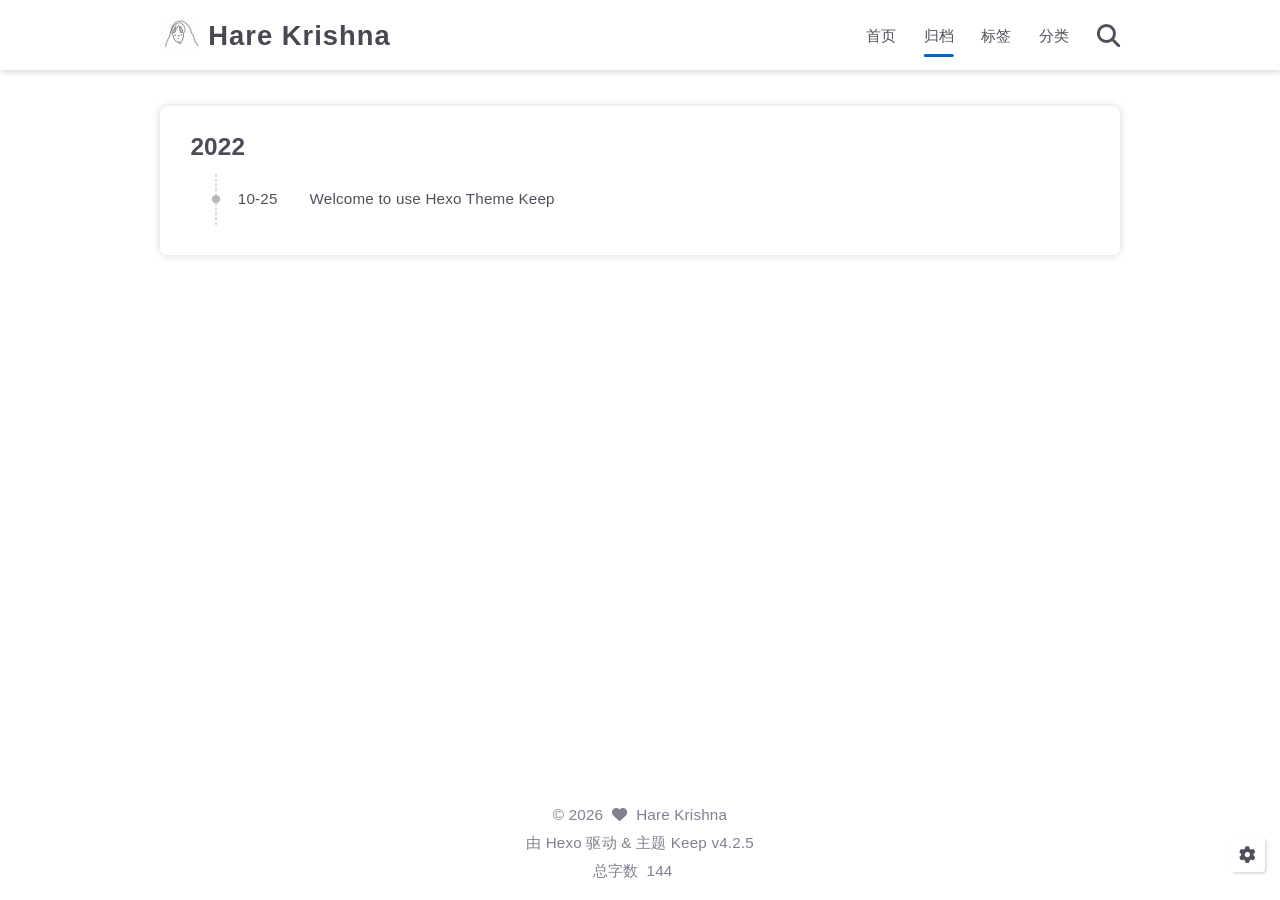
<file: archives/2022/index.html>
<!DOCTYPE html>
<html lang="zh-CN">
<head>
    <meta charset="utf-8">
    <meta name="viewport" content="width=device-width, initial-scale=1, maximum-scale=1">
    <meta name="keywords" content="Hexo Theme Keep">
    <meta name="description" content="Hexo Theme Keep">
    <meta name="author" content="Hare Krishna">
    
    <title>
        
            归档: 2022 |
        
        Hare Krishna
    </title>
    
<link rel="stylesheet" href="/css/style.css">

    
        <link rel="shortcut icon" href="/images/avatar.jpeg">
    
    
<link rel="stylesheet" href="/font/css/fontawesome.min.css">

    
<link rel="stylesheet" href="/font/css/regular.min.css">

    
<link rel="stylesheet" href="/font/css/solid.min.css">

    
<link rel="stylesheet" href="/font/css/brands.min.css">

    
        
            
                
<link rel="stylesheet" href="/css/custom.css">

            
        
    
    <script class="keep-theme-configurations">
    const KEEP = window.KEEP || {}
    KEEP.hexo_config = {"hostname":"example.com","root":"/","language":"zh-CN","path":"search.json"}
    KEEP.theme_config = {"base_info":{"primary_color":"#0066cc","title":"Hare Krishna","author":"Hare Krishna","avatar":"/images/avatar.jpeg","logo":"/images/avatar.jpeg","favicon":"/images/avatar.jpeg"},"menu":{"首页":"/","归档":"/archives","标签":"/tags","分类":"/categories"},"first_screen":{"enable":true,"background_img":"/images/bg.jpg","background_img_dark":"/images/bg.jpg","description":"保持热爱，奔赴山海 || Keep your love, and go to the mountains and seas","hitokoto":false},"social_contact":{"enable":false,"links":{"github":null,"weixin":null,"qq":null,"weibo":null,"zhihu":null,"twitter":null,"x":null,"facebook":null,"email":null}},"scroll":{"progress_bar":true,"percent":false,"hide_header":true},"home":{"announcement":null,"category":true,"tag":true,"post_datetime":"updated"},"post":{"author_badge":{"enable":false,"level_badge":true,"custom_badge":["One","Two","Three"]},"word_count":{"wordcount":true,"min2read":true},"datetime_format":"YYYY-MM-DD HH:mm:ss","copyright_info":true,"share":true,"reward":{"enable":false,"img_link":null,"text":null}},"code_block":{"tools":{"enable":true,"style":"default"},"highlight_theme":"default"},"toc":{"enable":true,"number":false,"expand_all":true,"init_open":true,"layout":"right"},"website_count":{"busuanzi_count":{"enable":true,"site_uv":true,"site_pv":true,"page_pv":true}},"local_search":{"enable":true,"preload":true},"comment":{"enable":false,"use":"giscus","valine":{"appid":null,"appkey":null,"server_urls":null,"placeholder":null},"gitalk":{"github_id":null,"github_admins":null,"repository":null,"client_id":null,"client_secret":null,"proxy":null},"twikoo":{"env_id":null,"region":null,"version":"1.6.36"},"waline":{"server_url":null,"reaction":false,"version":"3.2.1"},"giscus":{"repo":null,"repo_id":null,"category":"Announcements","category_id":null,"reactions_enabled":false},"artalk":{"server":null},"disqus":{"shortname":null}},"rss":{"enable":false},"lazyload":{"enable":true},"cdn":{"enable":false,"provider":"cdnjs"},"pjax":{"enable":true},"footer":{"since":2026,"word_count":true,"site_deploy":{"enable":false,"provider":"github","url":null},"record":{"enable":false,"list":[{"code":null,"link":null}]}},"inject":{"enable":true,"css":["/css/custom.css"],"js":[null]},"root":"","source_data":{},"version":"4.2.5"}
    KEEP.language_ago = {"second":"%s 秒前","minute":"%s 分钟前","hour":"%s 小时前","day":"%s 天前","week":"%s 周前","month":"%s 个月前","year":"%s 年前"}
    KEEP.language_code_block = {"copy":"复制代码","copied":"已复制","fold":"折叠代码块","folded":"已折叠"}
    KEEP.language_copy_copyright = {"copy":"复制版权信息","copied":"已复制","title":"原文标题","author":"原文作者","link":"原文链接"}
  </script>
<meta name="generator" content="Hexo 7.3.0"></head>


<body>
<div class="progress-bar-container">
    
        <span class="scroll-progress-bar"></span>
    

    
        <span class="pjax-progress-bar"></span>
        <i class="pjax-progress-icon fas fa-circle-notch fa-spin"></i>
    
</div>



<main class="page-container border-box">
    <!-- home first screen  -->
    

    <!-- page content -->
    <div class="page-main-content border-box">
        <div class="page-main-content-top">
            
<header class="header-wrapper">

    <div class="border-box header-content">
        <div class="left flex-start border-box">
            
                <a class="logo-image border-box" href="/">
                    <img src="/images/avatar.jpeg">
                </a>
            
            <a class="site-name border-box" href="/">
               Hare Krishna
            </a>
        </div>

        <div class="right border-box">
            <div class="pc border-box">
                <ul class="menu-list border-box">
                    
                        
                        <li class="menu-item flex-start border-box">
                            <a class="menu-text-color border-box" href="/">
                                
                                首页
                                
                            </a>
                            
                        </li>
                    
                        
                        <li class="menu-item flex-start border-box active">
                            <a class="menu-text-color border-box" href="/archives">
                                
                                归档
                                
                            </a>
                            
                        </li>
                    
                        
                        <li class="menu-item flex-start border-box">
                            <a class="menu-text-color border-box" href="/tags">
                                
                                标签
                                
                            </a>
                            
                        </li>
                    
                        
                        <li class="menu-item flex-start border-box">
                            <a class="menu-text-color border-box" href="/categories">
                                
                                分类
                                
                            </a>
                            
                        </li>
                    
                    
                        <li class="menu-item search search-popup-trigger">
                            <i class="menu-text-color fas search fa-search"></i>
                        </li>
                    
                </ul>
            </div>
            <div class="mobile border-box flex-start">
                
                    <div class="icon-item search search-popup-trigger"><i class="fas fa-search"></i></div>
                
                <div class="icon-item menu-bar">
                    <div class="menu-bar-middle"></div>
                </div>
            </div>
        </div>
    </div>

    <div class="header-drawer">
        <ul class="drawer-menu-list border-box">
            
                
                <li class="drawer-menu-item border-box not-sub-menu">
                    <label class="drawer-menu-label border-box">
                        <a class="drawer-menu-text-color left-side flex-start border-box" href="/">
                            
                            首页
                        </a>
                        
                    </label>
                    
                </li>
            
                
                <li class="drawer-menu-item border-box not-sub-menu active">
                    <label class="drawer-menu-label border-box">
                        <a class="drawer-menu-text-color left-side flex-start border-box" href="/archives">
                            
                            归档
                        </a>
                        
                    </label>
                    
                </li>
            
                
                <li class="drawer-menu-item border-box not-sub-menu">
                    <label class="drawer-menu-label border-box">
                        <a class="drawer-menu-text-color left-side flex-start border-box" href="/tags">
                            
                            标签
                        </a>
                        
                    </label>
                    
                </li>
            
                
                <li class="drawer-menu-item border-box not-sub-menu">
                    <label class="drawer-menu-label border-box">
                        <a class="drawer-menu-text-color left-side flex-start border-box" href="/categories">
                            
                            分类
                        </a>
                        
                    </label>
                    
                </li>
            
        </ul>
    </div>

    <div class="window-mask"></div>

</header>


        </div>

        <div class="page-main-content-middle border-box">

            <div class="main-content border-box">
                

                    <div class="fade-in-down-animation">
    <div class="archives-container">
        <div class="archives-timeline border-box">
            
<div class="archive-list-container border-box">
    
        <section class="archive-item border-box">
            <div class="archive-item-header border-box">
                <span class="archive-year">2022</span>
            </div>
            <ul class="archive-item-body border-box">
                
                    <li class="post-item border-box">
                        <span class="starting-point border-box flex-center"></span>
                        <span class="post-date border-box">10-25</span>
                        <a class="post-title border-box text-ellipsis"
                           href="/2022/10/25/welcome-to-use-hexo-theme-keep/"
                        >Welcome to use Hexo Theme Keep</a>
                    </li>
                
            </ul>
        </section>
    
</div>

        </div>
    </div>
    



</div>


                
            </div>
        </div>

        <div class="page-main-content-bottom border-box">
            
<footer class="footer border-box">
    <div class="copyright-info info-item">
    &copy;&nbsp;2026
    
            &nbsp;<i class="fas fa-heart icon-animate"></i>&nbsp;&nbsp;<a href="/">Hare Krishna</a>
        
    </div>

    <div class="theme-info info-item">
        由&nbsp;<a target="_blank" href="https://hexo.io">Hexo</a>&nbsp;驱动&nbsp;&&nbsp;主题&nbsp;<a class="keep-version" target="_blank" href="https://github.com/XPoet/hexo-theme-keep">Keep</a>
    </div>

    

    
        <div class="count-info info-item">
            
                <span class="count-item border-box word">
                    <span class="item-type border-box">总字数</span>
                    <span class="item-value border-box word">144</span>
                </span>
            

            
                <span class="count-item border-box uv">
                    <span class="item-type border-box">访客数</span>
                    <span class="item-value border-box uv" id="busuanzi_value_site_uv"></span>
                </span>
            

            
                <span class="count-item border-box pv">
                    <span class="item-type border-box">访问量</span>
                    <span class="item-value border-box pv" id="busuanzi_value_site_pv"></span>
                </span>
            
        </div>
    

    
</footer>

        </div>
    </div>

    <!-- post tools -->
    

    <!-- side tools -->
    <div class="side-tools">
        <div class="side-tools-container border-box ">
    <ul class="side-tools-list side-tools-show-handle border-box">
        <li class="tools-item tool-font-adjust-plus flex-center">
            <i class="fas fa-search-plus"></i>
        </li>

        <li class="tools-item tool-font-adjust-minus flex-center">
            <i class="fas fa-search-minus"></i>
        </li>

        <!-- toggle mode -->
        
            <li class="tools-item tool-toggle-theme-mode flex-center">
                <i class="fas fa-moon"></i>
            </li>
        

        <!-- rss -->
        

        <!-- to bottom -->
        <li class="tools-item tool-scroll-to-bottom flex-center">
            <i class="fas fa-arrow-down"></i>
        </li>
    </ul>

    <ul class="exposed-tools-list border-box">
        

        

        <li class="tools-item tool-toggle-show flex-center">
            <i class="fas fa-cog fa-spin"></i>
        </li>

        <li class="tools-item tool-scroll-to-top flex-center show-arrow">
            <i class="arrow fas fa-arrow-up"></i>
            <span class="percent"></span>
        </li>
    </ul>
</div>

    </div>

    <!-- image mask -->
    <div class="zoom-in-image-mask">
    <img class="zoom-in-image">
</div>


    <!-- local search -->
    
        <div class="search-pop-overlay">
    <div class="popup search-popup">
        <div class="search-header">
          <span class="search-input-field-pre">
            <i class="fas fa-keyboard"></i>
          </span>
            <div class="search-input-container">
                <input autocomplete="off"
                       autocorrect="off"
                       autocapitalize="off"
                       placeholder="搜索..."
                       spellcheck="false"
                       type="search"
                       class="search-input"
                >
            </div>
            <span class="close-popup-btn">
                <i class="fas fa-times"></i>
            </span>
        </div>
        <div id="search-result">
            <div id="no-result">
                <i class="fas fa-spinner fa-pulse fa-5x fa-fw"></i>
            </div>
        </div>
    </div>
</div>

    

    <!-- tablet toc -->
    
</main>






<!-- common js -->

<script src="/js/utils.js"></script>

<script src="/js/header-shrink.js"></script>

<script src="/js/back2top.js"></script>

<script src="/js/toggle-theme.js"></script>

<script src="/js/code-block.js"></script>

<script src="/js/main.js"></script>

<script src="/js/libs/anime.min.js"></script>


<!-- local search -->

    
<script src="/js/local-search.js"></script>



<!-- lazyload -->

    
<script src="/js/lazyload.js"></script>



<div class="pjax">
    <!-- home page -->
    

    <!-- post page -->
    

    <!-- categories page -->
    

    <!-- links page -->
    

    <!-- photos page -->
    

    <!-- tools page -->
    
</div>

<!-- mermaid -->


<!-- pjax -->

    
<script src="/js/libs/pjax.min.js"></script>

<script>
    window.addEventListener('DOMContentLoaded', () => {
        window.pjax = new Pjax({
            selectors: [
                'head title',
                '.page-container',
                '.pjax'
            ],
            history: true,
            debug: false,
            cacheBust: false,
            timeout: 0,
            analytics: false,
            currentUrlFullReload: false,
            scrollRestoration: false,
        });

        document.addEventListener('pjax:send', () => {
            KEEP.utils.pjaxProgressBarStart()
        });

        document.addEventListener('pjax:complete', () => {
            KEEP.utils.pjaxProgressBarEnd()
            window.pjax.executeScripts(document.querySelectorAll('script[data-pjax], .pjax script'))
            KEEP.initExecute()
        });
    });
</script>




    
        
    

</body>
</html>
</file>
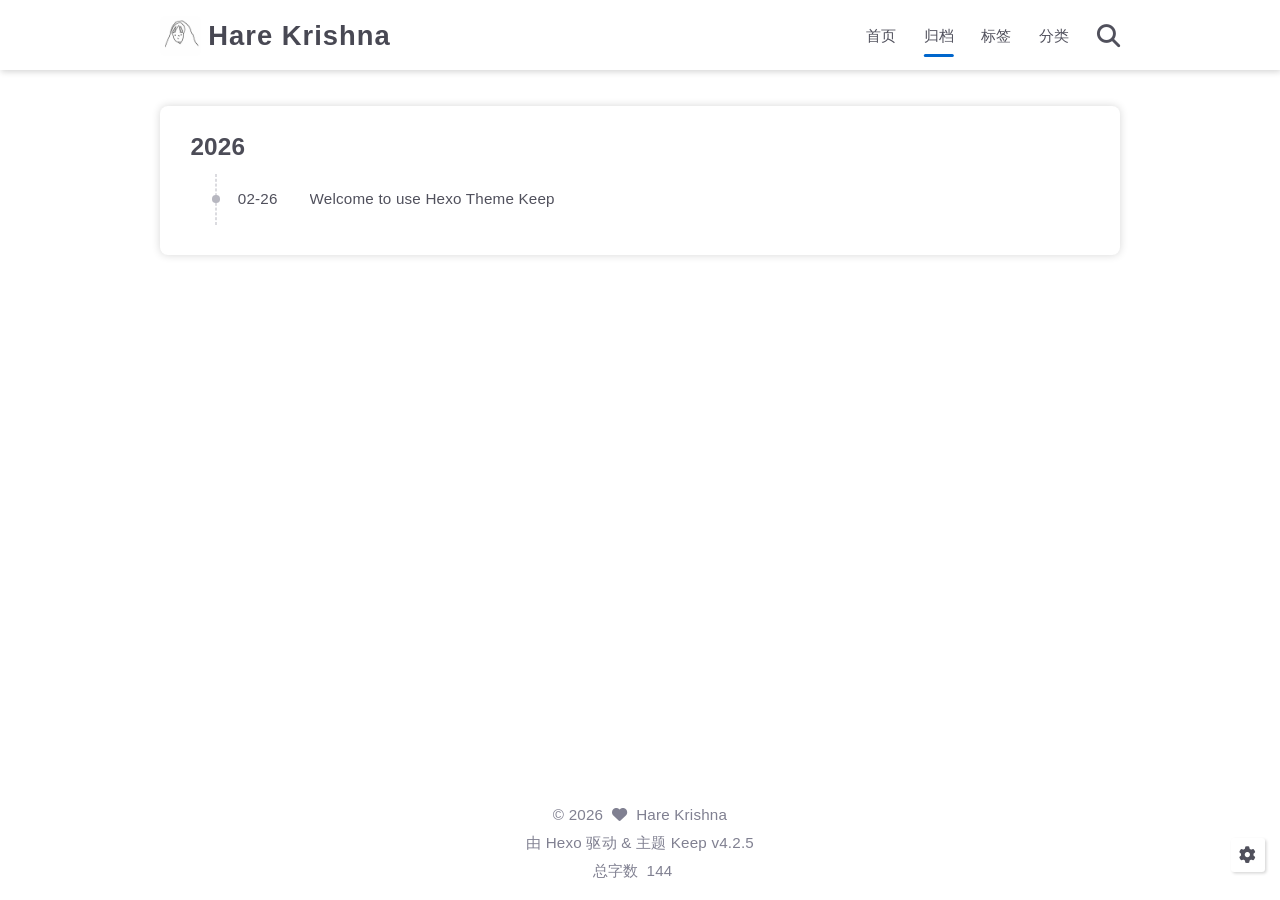
<file: archives/2026/index.html>
<!DOCTYPE html>
<html lang="zh-CN">
<head>
    <meta charset="utf-8">
    <meta name="viewport" content="width=device-width, initial-scale=1, maximum-scale=1">
    <meta name="keywords" content="Hexo Theme Keep">
    <meta name="description" content="Hexo Theme Keep">
    <meta name="author" content="Hare Krishna">
    
    <title>
        
            归档: 2026 |
        
        Hare Krishna
    </title>
    
<link rel="stylesheet" href="/css/style.css">

    
        <link rel="shortcut icon" href="/images/avatar.jpeg">
    
    
<link rel="stylesheet" href="/font/css/fontawesome.min.css">

    
<link rel="stylesheet" href="/font/css/regular.min.css">

    
<link rel="stylesheet" href="/font/css/solid.min.css">

    
<link rel="stylesheet" href="/font/css/brands.min.css">

    
        
            
                
<link rel="stylesheet" href="/css/custom.css">

            
        
    
    <script class="keep-theme-configurations">
    const KEEP = window.KEEP || {}
    KEEP.hexo_config = {"hostname":"example.com","root":"/","language":"zh-CN","path":"search.json"}
    KEEP.theme_config = {"base_info":{"primary_color":"#0066cc","title":"Hare Krishna","author":"Hare Krishna","avatar":"/images/avatar.jpeg","logo":"/images/avatar.jpeg","favicon":"/images/avatar.jpeg"},"menu":{"首页":"/","归档":"/archives","标签":"/tags","分类":"/categories"},"first_screen":{"enable":true,"background_img":"/images/bg.jpg","background_img_dark":"/images/bg.jpg","description":"保持热爱，奔赴山海 || Keep your love, and go to the mountains and seas","hitokoto":false},"social_contact":{"enable":false,"links":{"github":null,"weixin":null,"qq":null,"weibo":null,"zhihu":null,"twitter":null,"x":null,"facebook":null,"email":null}},"scroll":{"progress_bar":true,"percent":false,"hide_header":true},"home":{"announcement":null,"category":true,"tag":true,"post_datetime":"updated"},"post":{"author_badge":{"enable":false,"level_badge":true,"custom_badge":["One","Two","Three"]},"word_count":{"wordcount":true,"min2read":true},"datetime_format":"YYYY-MM-DD HH:mm:ss","copyright_info":true,"share":true,"reward":{"enable":false,"img_link":null,"text":null}},"code_block":{"tools":{"enable":true,"style":"default"},"highlight_theme":"default"},"toc":{"enable":true,"number":false,"expand_all":true,"init_open":true,"layout":"right"},"website_count":{"busuanzi_count":{"enable":true,"site_uv":true,"site_pv":true,"page_pv":true}},"local_search":{"enable":true,"preload":true},"comment":{"enable":false,"use":"giscus","valine":{"appid":null,"appkey":null,"server_urls":null,"placeholder":null},"gitalk":{"github_id":null,"github_admins":null,"repository":null,"client_id":null,"client_secret":null,"proxy":null},"twikoo":{"env_id":null,"region":null,"version":"1.6.36"},"waline":{"server_url":null,"reaction":false,"version":"3.2.1"},"giscus":{"repo":null,"repo_id":null,"category":"Announcements","category_id":null,"reactions_enabled":false},"artalk":{"server":null},"disqus":{"shortname":null}},"rss":{"enable":false},"lazyload":{"enable":true},"cdn":{"enable":false,"provider":"cdnjs"},"pjax":{"enable":true},"footer":{"since":2026,"word_count":true,"site_deploy":{"enable":false,"provider":"github","url":null},"record":{"enable":false,"list":[{"code":null,"link":null}]}},"inject":{"enable":true,"css":["/css/custom.css"],"js":[null]},"root":"","source_data":{},"version":"4.2.5"}
    KEEP.language_ago = {"second":"%s 秒前","minute":"%s 分钟前","hour":"%s 小时前","day":"%s 天前","week":"%s 周前","month":"%s 个月前","year":"%s 年前"}
    KEEP.language_code_block = {"copy":"复制代码","copied":"已复制","fold":"折叠代码块","folded":"已折叠"}
    KEEP.language_copy_copyright = {"copy":"复制版权信息","copied":"已复制","title":"原文标题","author":"原文作者","link":"原文链接"}
  </script>
<meta name="generator" content="Hexo 7.3.0"></head>


<body>
<div class="progress-bar-container">
    
        <span class="scroll-progress-bar"></span>
    

    
        <span class="pjax-progress-bar"></span>
        <i class="pjax-progress-icon fas fa-circle-notch fa-spin"></i>
    
</div>



<main class="page-container border-box">
    <!-- home first screen  -->
    

    <!-- page content -->
    <div class="page-main-content border-box">
        <div class="page-main-content-top">
            
<header class="header-wrapper">

    <div class="border-box header-content">
        <div class="left flex-start border-box">
            
                <a class="logo-image border-box" href="/">
                    <img src="/images/avatar.jpeg">
                </a>
            
            <a class="site-name border-box" href="/">
               Hare Krishna
            </a>
        </div>

        <div class="right border-box">
            <div class="pc border-box">
                <ul class="menu-list border-box">
                    
                        
                        <li class="menu-item flex-start border-box">
                            <a class="menu-text-color border-box" href="/">
                                
                                首页
                                
                            </a>
                            
                        </li>
                    
                        
                        <li class="menu-item flex-start border-box active">
                            <a class="menu-text-color border-box" href="/archives">
                                
                                归档
                                
                            </a>
                            
                        </li>
                    
                        
                        <li class="menu-item flex-start border-box">
                            <a class="menu-text-color border-box" href="/tags">
                                
                                标签
                                
                            </a>
                            
                        </li>
                    
                        
                        <li class="menu-item flex-start border-box">
                            <a class="menu-text-color border-box" href="/categories">
                                
                                分类
                                
                            </a>
                            
                        </li>
                    
                    
                        <li class="menu-item search search-popup-trigger">
                            <i class="menu-text-color fas search fa-search"></i>
                        </li>
                    
                </ul>
            </div>
            <div class="mobile border-box flex-start">
                
                    <div class="icon-item search search-popup-trigger"><i class="fas fa-search"></i></div>
                
                <div class="icon-item menu-bar">
                    <div class="menu-bar-middle"></div>
                </div>
            </div>
        </div>
    </div>

    <div class="header-drawer">
        <ul class="drawer-menu-list border-box">
            
                
                <li class="drawer-menu-item border-box not-sub-menu">
                    <label class="drawer-menu-label border-box">
                        <a class="drawer-menu-text-color left-side flex-start border-box" href="/">
                            
                            首页
                        </a>
                        
                    </label>
                    
                </li>
            
                
                <li class="drawer-menu-item border-box not-sub-menu active">
                    <label class="drawer-menu-label border-box">
                        <a class="drawer-menu-text-color left-side flex-start border-box" href="/archives">
                            
                            归档
                        </a>
                        
                    </label>
                    
                </li>
            
                
                <li class="drawer-menu-item border-box not-sub-menu">
                    <label class="drawer-menu-label border-box">
                        <a class="drawer-menu-text-color left-side flex-start border-box" href="/tags">
                            
                            标签
                        </a>
                        
                    </label>
                    
                </li>
            
                
                <li class="drawer-menu-item border-box not-sub-menu">
                    <label class="drawer-menu-label border-box">
                        <a class="drawer-menu-text-color left-side flex-start border-box" href="/categories">
                            
                            分类
                        </a>
                        
                    </label>
                    
                </li>
            
        </ul>
    </div>

    <div class="window-mask"></div>

</header>


        </div>

        <div class="page-main-content-middle border-box">

            <div class="main-content border-box">
                

                    <div class="fade-in-down-animation">
    <div class="archives-container">
        <div class="archives-timeline border-box">
            
<div class="archive-list-container border-box">
    
        <section class="archive-item border-box">
            <div class="archive-item-header border-box">
                <span class="archive-year">2026</span>
            </div>
            <ul class="archive-item-body border-box">
                
                    <li class="post-item border-box">
                        <span class="starting-point border-box flex-center"></span>
                        <span class="post-date border-box">02-26</span>
                        <a class="post-title border-box text-ellipsis"
                           href="/2026/02/26/test/"
                        >Welcome to use Hexo Theme Keep</a>
                    </li>
                
            </ul>
        </section>
    
</div>

        </div>
    </div>
    



</div>


                
            </div>
        </div>

        <div class="page-main-content-bottom border-box">
            
<footer class="footer border-box">
    <div class="copyright-info info-item">
    &copy;&nbsp;2026
    
            &nbsp;<i class="fas fa-heart icon-animate"></i>&nbsp;&nbsp;<a href="/">Hare Krishna</a>
        
    </div>

    <div class="theme-info info-item">
        由&nbsp;<a target="_blank" href="https://hexo.io">Hexo</a>&nbsp;驱动&nbsp;&&nbsp;主题&nbsp;<a class="keep-version" target="_blank" href="https://github.com/XPoet/hexo-theme-keep">Keep</a>
    </div>

    

    
        <div class="count-info info-item">
            
                <span class="count-item border-box word">
                    <span class="item-type border-box">总字数</span>
                    <span class="item-value border-box word">144</span>
                </span>
            

            
                <span class="count-item border-box uv">
                    <span class="item-type border-box">访客数</span>
                    <span class="item-value border-box uv" id="busuanzi_value_site_uv"></span>
                </span>
            

            
                <span class="count-item border-box pv">
                    <span class="item-type border-box">访问量</span>
                    <span class="item-value border-box pv" id="busuanzi_value_site_pv"></span>
                </span>
            
        </div>
    

    
</footer>

        </div>
    </div>

    <!-- post tools -->
    

    <!-- side tools -->
    <div class="side-tools">
        <div class="side-tools-container border-box ">
    <ul class="side-tools-list side-tools-show-handle border-box">
        <li class="tools-item tool-font-adjust-plus flex-center">
            <i class="fas fa-search-plus"></i>
        </li>

        <li class="tools-item tool-font-adjust-minus flex-center">
            <i class="fas fa-search-minus"></i>
        </li>

        <!-- toggle mode -->
        
            <li class="tools-item tool-toggle-theme-mode flex-center">
                <i class="fas fa-moon"></i>
            </li>
        

        <!-- rss -->
        

        <!-- to bottom -->
        <li class="tools-item tool-scroll-to-bottom flex-center">
            <i class="fas fa-arrow-down"></i>
        </li>
    </ul>

    <ul class="exposed-tools-list border-box">
        

        

        <li class="tools-item tool-toggle-show flex-center">
            <i class="fas fa-cog fa-spin"></i>
        </li>

        <li class="tools-item tool-scroll-to-top flex-center show-arrow">
            <i class="arrow fas fa-arrow-up"></i>
            <span class="percent"></span>
        </li>
    </ul>
</div>

    </div>

    <!-- image mask -->
    <div class="zoom-in-image-mask">
    <img class="zoom-in-image">
</div>


    <!-- local search -->
    
        <div class="search-pop-overlay">
    <div class="popup search-popup">
        <div class="search-header">
          <span class="search-input-field-pre">
            <i class="fas fa-keyboard"></i>
          </span>
            <div class="search-input-container">
                <input autocomplete="off"
                       autocorrect="off"
                       autocapitalize="off"
                       placeholder="搜索..."
                       spellcheck="false"
                       type="search"
                       class="search-input"
                >
            </div>
            <span class="close-popup-btn">
                <i class="fas fa-times"></i>
            </span>
        </div>
        <div id="search-result">
            <div id="no-result">
                <i class="fas fa-spinner fa-pulse fa-5x fa-fw"></i>
            </div>
        </div>
    </div>
</div>

    

    <!-- tablet toc -->
    
</main>






<!-- common js -->

<script src="/js/utils.js"></script>

<script src="/js/header-shrink.js"></script>

<script src="/js/back2top.js"></script>

<script src="/js/toggle-theme.js"></script>

<script src="/js/code-block.js"></script>

<script src="/js/main.js"></script>

<script src="/js/libs/anime.min.js"></script>


<!-- local search -->

    
<script src="/js/local-search.js"></script>



<!-- lazyload -->

    
<script src="/js/lazyload.js"></script>



<div class="pjax">
    <!-- home page -->
    

    <!-- post page -->
    

    <!-- categories page -->
    

    <!-- links page -->
    

    <!-- photos page -->
    

    <!-- tools page -->
    
</div>

<!-- mermaid -->


<!-- pjax -->

    
<script src="/js/libs/pjax.min.js"></script>

<script>
    window.addEventListener('DOMContentLoaded', () => {
        window.pjax = new Pjax({
            selectors: [
                'head title',
                '.page-container',
                '.pjax'
            ],
            history: true,
            debug: false,
            cacheBust: false,
            timeout: 0,
            analytics: false,
            currentUrlFullReload: false,
            scrollRestoration: false,
        });

        document.addEventListener('pjax:send', () => {
            KEEP.utils.pjaxProgressBarStart()
        });

        document.addEventListener('pjax:complete', () => {
            KEEP.utils.pjaxProgressBarEnd()
            window.pjax.executeScripts(document.querySelectorAll('script[data-pjax], .pjax script'))
            KEEP.initExecute()
        });
    });
</script>




    
        
    

</body>
</html>
</file>
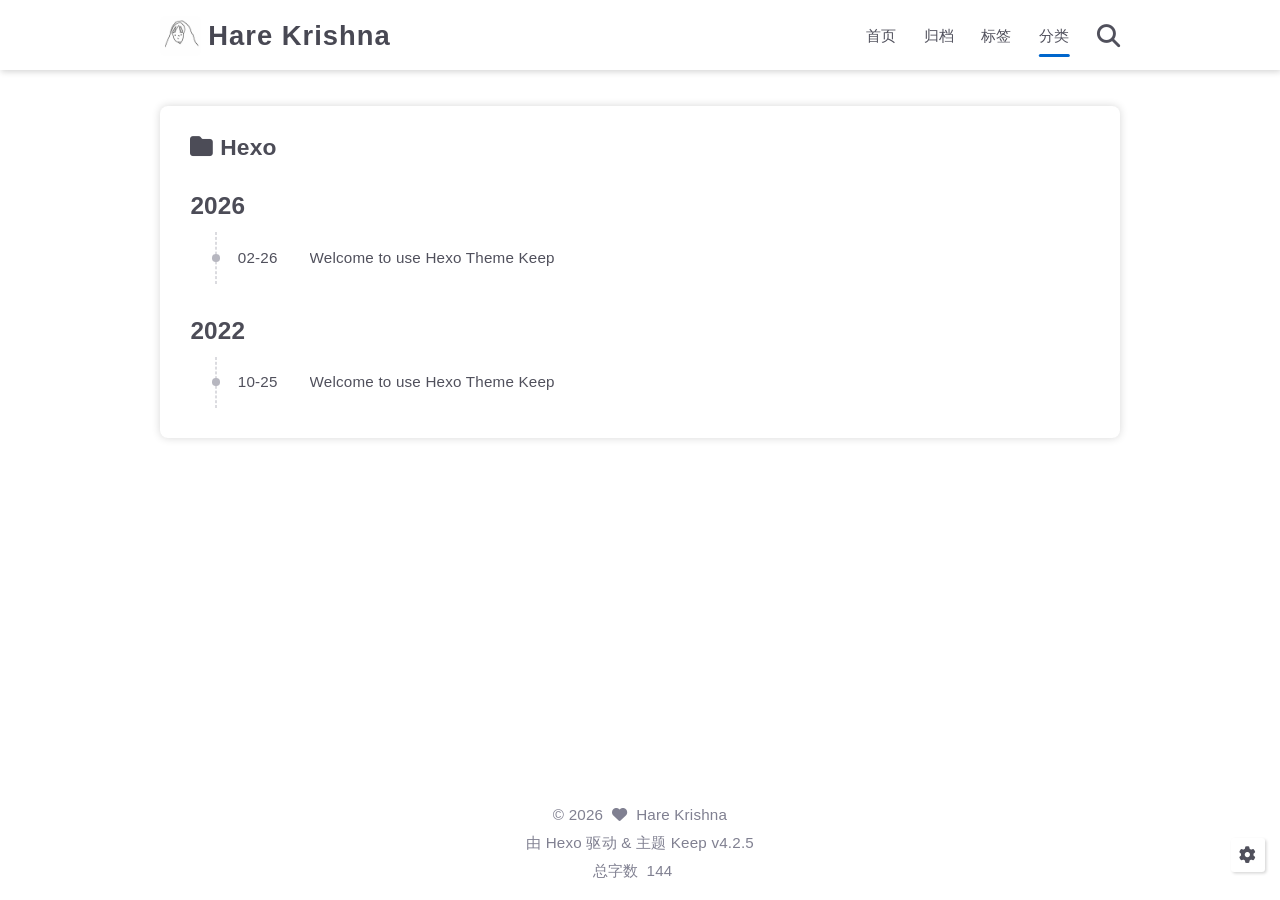
<file: categories/Hexo/index.html>
<!DOCTYPE html>
<html lang="zh-CN">
<head>
    <meta charset="utf-8">
    <meta name="viewport" content="width=device-width, initial-scale=1, maximum-scale=1">
    <meta name="keywords" content="Hexo Theme Keep">
    <meta name="description" content="Hexo Theme Keep">
    <meta name="author" content="Hare Krishna">
    
    <title>
        
            分类: Hexo |
        
        Hare Krishna
    </title>
    
<link rel="stylesheet" href="/css/style.css">

    
        <link rel="shortcut icon" href="/images/avatar.jpeg">
    
    
<link rel="stylesheet" href="/font/css/fontawesome.min.css">

    
<link rel="stylesheet" href="/font/css/regular.min.css">

    
<link rel="stylesheet" href="/font/css/solid.min.css">

    
<link rel="stylesheet" href="/font/css/brands.min.css">

    
        
            
                
<link rel="stylesheet" href="/css/custom.css">

            
        
    
    <script class="keep-theme-configurations">
    const KEEP = window.KEEP || {}
    KEEP.hexo_config = {"hostname":"example.com","root":"/","language":"zh-CN","path":"search.json"}
    KEEP.theme_config = {"base_info":{"primary_color":"#0066cc","title":"Hare Krishna","author":"Hare Krishna","avatar":"/images/avatar.jpeg","logo":"/images/avatar.jpeg","favicon":"/images/avatar.jpeg"},"menu":{"首页":"/","归档":"/archives","标签":"/tags","分类":"/categories"},"first_screen":{"enable":true,"background_img":"/images/bg.jpg","background_img_dark":"/images/bg.jpg","description":"保持热爱，奔赴山海 || Keep your love, and go to the mountains and seas","hitokoto":false},"social_contact":{"enable":false,"links":{"github":null,"weixin":null,"qq":null,"weibo":null,"zhihu":null,"twitter":null,"x":null,"facebook":null,"email":null}},"scroll":{"progress_bar":true,"percent":false,"hide_header":true},"home":{"announcement":null,"category":true,"tag":true,"post_datetime":"updated"},"post":{"author_badge":{"enable":false,"level_badge":true,"custom_badge":["One","Two","Three"]},"word_count":{"wordcount":true,"min2read":true},"datetime_format":"YYYY-MM-DD HH:mm:ss","copyright_info":true,"share":true,"reward":{"enable":false,"img_link":null,"text":null}},"code_block":{"tools":{"enable":true,"style":"default"},"highlight_theme":"default"},"toc":{"enable":true,"number":false,"expand_all":true,"init_open":true,"layout":"right"},"website_count":{"busuanzi_count":{"enable":true,"site_uv":true,"site_pv":true,"page_pv":true}},"local_search":{"enable":true,"preload":true},"comment":{"enable":false,"use":"giscus","valine":{"appid":null,"appkey":null,"server_urls":null,"placeholder":null},"gitalk":{"github_id":null,"github_admins":null,"repository":null,"client_id":null,"client_secret":null,"proxy":null},"twikoo":{"env_id":null,"region":null,"version":"1.6.36"},"waline":{"server_url":null,"reaction":false,"version":"3.2.1"},"giscus":{"repo":null,"repo_id":null,"category":"Announcements","category_id":null,"reactions_enabled":false},"artalk":{"server":null},"disqus":{"shortname":null}},"rss":{"enable":false},"lazyload":{"enable":true},"cdn":{"enable":false,"provider":"cdnjs"},"pjax":{"enable":true},"footer":{"since":2026,"word_count":true,"site_deploy":{"enable":false,"provider":"github","url":null},"record":{"enable":false,"list":[{"code":null,"link":null}]}},"inject":{"enable":true,"css":["/css/custom.css"],"js":[null]},"root":"","source_data":{},"version":"4.2.5"}
    KEEP.language_ago = {"second":"%s 秒前","minute":"%s 分钟前","hour":"%s 小时前","day":"%s 天前","week":"%s 周前","month":"%s 个月前","year":"%s 年前"}
    KEEP.language_code_block = {"copy":"复制代码","copied":"已复制","fold":"折叠代码块","folded":"已折叠"}
    KEEP.language_copy_copyright = {"copy":"复制版权信息","copied":"已复制","title":"原文标题","author":"原文作者","link":"原文链接"}
  </script>
<meta name="generator" content="Hexo 7.3.0"></head>


<body>
<div class="progress-bar-container">
    
        <span class="scroll-progress-bar"></span>
    

    
        <span class="pjax-progress-bar"></span>
        <i class="pjax-progress-icon fas fa-circle-notch fa-spin"></i>
    
</div>



<main class="page-container border-box">
    <!-- home first screen  -->
    

    <!-- page content -->
    <div class="page-main-content border-box">
        <div class="page-main-content-top">
            
<header class="header-wrapper">

    <div class="border-box header-content">
        <div class="left flex-start border-box">
            
                <a class="logo-image border-box" href="/">
                    <img src="/images/avatar.jpeg">
                </a>
            
            <a class="site-name border-box" href="/">
               Hare Krishna
            </a>
        </div>

        <div class="right border-box">
            <div class="pc border-box">
                <ul class="menu-list border-box">
                    
                        
                        <li class="menu-item flex-start border-box">
                            <a class="menu-text-color border-box" href="/">
                                
                                首页
                                
                            </a>
                            
                        </li>
                    
                        
                        <li class="menu-item flex-start border-box">
                            <a class="menu-text-color border-box" href="/archives">
                                
                                归档
                                
                            </a>
                            
                        </li>
                    
                        
                        <li class="menu-item flex-start border-box">
                            <a class="menu-text-color border-box" href="/tags">
                                
                                标签
                                
                            </a>
                            
                        </li>
                    
                        
                        <li class="menu-item flex-start border-box active">
                            <a class="menu-text-color border-box" href="/categories">
                                
                                分类
                                
                            </a>
                            
                        </li>
                    
                    
                        <li class="menu-item search search-popup-trigger">
                            <i class="menu-text-color fas search fa-search"></i>
                        </li>
                    
                </ul>
            </div>
            <div class="mobile border-box flex-start">
                
                    <div class="icon-item search search-popup-trigger"><i class="fas fa-search"></i></div>
                
                <div class="icon-item menu-bar">
                    <div class="menu-bar-middle"></div>
                </div>
            </div>
        </div>
    </div>

    <div class="header-drawer">
        <ul class="drawer-menu-list border-box">
            
                
                <li class="drawer-menu-item border-box not-sub-menu">
                    <label class="drawer-menu-label border-box">
                        <a class="drawer-menu-text-color left-side flex-start border-box" href="/">
                            
                            首页
                        </a>
                        
                    </label>
                    
                </li>
            
                
                <li class="drawer-menu-item border-box not-sub-menu">
                    <label class="drawer-menu-label border-box">
                        <a class="drawer-menu-text-color left-side flex-start border-box" href="/archives">
                            
                            归档
                        </a>
                        
                    </label>
                    
                </li>
            
                
                <li class="drawer-menu-item border-box not-sub-menu">
                    <label class="drawer-menu-label border-box">
                        <a class="drawer-menu-text-color left-side flex-start border-box" href="/tags">
                            
                            标签
                        </a>
                        
                    </label>
                    
                </li>
            
                
                <li class="drawer-menu-item border-box not-sub-menu active">
                    <label class="drawer-menu-label border-box">
                        <a class="drawer-menu-text-color left-side flex-start border-box" href="/categories">
                            
                            分类
                        </a>
                        
                    </label>
                    
                </li>
            
        </ul>
    </div>

    <div class="window-mask"></div>

</header>


        </div>

        <div class="page-main-content-middle border-box">

            <div class="main-content border-box">
                

                    <div class="fade-in-down-animation">
    <div class="category-archive-container border-box">
        <div class="category-name">
            <i class="fas fa-folder"></i>&nbsp;Hexo
        </div>
        <div class="category-post-list">
            
<div class="archive-list-container border-box">
    
        <section class="archive-item border-box">
            <div class="archive-item-header border-box">
                <span class="archive-year">2026</span>
            </div>
            <ul class="archive-item-body border-box">
                
                    <li class="post-item border-box">
                        <span class="starting-point border-box flex-center"></span>
                        <span class="post-date border-box">02-26</span>
                        <a class="post-title border-box text-ellipsis"
                           href="/2026/02/26/test/"
                        >Welcome to use Hexo Theme Keep</a>
                    </li>
                
            </ul>
        </section>
    
        <section class="archive-item border-box">
            <div class="archive-item-header border-box">
                <span class="archive-year">2022</span>
            </div>
            <ul class="archive-item-body border-box">
                
                    <li class="post-item border-box">
                        <span class="starting-point border-box flex-center"></span>
                        <span class="post-date border-box">10-25</span>
                        <a class="post-title border-box text-ellipsis"
                           href="/2022/10/25/welcome-to-use-hexo-theme-keep/"
                        >Welcome to use Hexo Theme Keep</a>
                    </li>
                
            </ul>
        </section>
    
</div>

        </div>
    </div>
    



</div>


                
            </div>
        </div>

        <div class="page-main-content-bottom border-box">
            
<footer class="footer border-box">
    <div class="copyright-info info-item">
    &copy;&nbsp;2026
    
            &nbsp;<i class="fas fa-heart icon-animate"></i>&nbsp;&nbsp;<a href="/">Hare Krishna</a>
        
    </div>

    <div class="theme-info info-item">
        由&nbsp;<a target="_blank" href="https://hexo.io">Hexo</a>&nbsp;驱动&nbsp;&&nbsp;主题&nbsp;<a class="keep-version" target="_blank" href="https://github.com/XPoet/hexo-theme-keep">Keep</a>
    </div>

    

    
        <div class="count-info info-item">
            
                <span class="count-item border-box word">
                    <span class="item-type border-box">总字数</span>
                    <span class="item-value border-box word">144</span>
                </span>
            

            
                <span class="count-item border-box uv">
                    <span class="item-type border-box">访客数</span>
                    <span class="item-value border-box uv" id="busuanzi_value_site_uv"></span>
                </span>
            

            
                <span class="count-item border-box pv">
                    <span class="item-type border-box">访问量</span>
                    <span class="item-value border-box pv" id="busuanzi_value_site_pv"></span>
                </span>
            
        </div>
    

    
</footer>

        </div>
    </div>

    <!-- post tools -->
    

    <!-- side tools -->
    <div class="side-tools">
        <div class="side-tools-container border-box ">
    <ul class="side-tools-list side-tools-show-handle border-box">
        <li class="tools-item tool-font-adjust-plus flex-center">
            <i class="fas fa-search-plus"></i>
        </li>

        <li class="tools-item tool-font-adjust-minus flex-center">
            <i class="fas fa-search-minus"></i>
        </li>

        <!-- toggle mode -->
        
            <li class="tools-item tool-toggle-theme-mode flex-center">
                <i class="fas fa-moon"></i>
            </li>
        

        <!-- rss -->
        

        <!-- to bottom -->
        <li class="tools-item tool-scroll-to-bottom flex-center">
            <i class="fas fa-arrow-down"></i>
        </li>
    </ul>

    <ul class="exposed-tools-list border-box">
        

        

        <li class="tools-item tool-toggle-show flex-center">
            <i class="fas fa-cog fa-spin"></i>
        </li>

        <li class="tools-item tool-scroll-to-top flex-center show-arrow">
            <i class="arrow fas fa-arrow-up"></i>
            <span class="percent"></span>
        </li>
    </ul>
</div>

    </div>

    <!-- image mask -->
    <div class="zoom-in-image-mask">
    <img class="zoom-in-image">
</div>


    <!-- local search -->
    
        <div class="search-pop-overlay">
    <div class="popup search-popup">
        <div class="search-header">
          <span class="search-input-field-pre">
            <i class="fas fa-keyboard"></i>
          </span>
            <div class="search-input-container">
                <input autocomplete="off"
                       autocorrect="off"
                       autocapitalize="off"
                       placeholder="搜索..."
                       spellcheck="false"
                       type="search"
                       class="search-input"
                >
            </div>
            <span class="close-popup-btn">
                <i class="fas fa-times"></i>
            </span>
        </div>
        <div id="search-result">
            <div id="no-result">
                <i class="fas fa-spinner fa-pulse fa-5x fa-fw"></i>
            </div>
        </div>
    </div>
</div>

    

    <!-- tablet toc -->
    
</main>






<!-- common js -->

<script src="/js/utils.js"></script>

<script src="/js/header-shrink.js"></script>

<script src="/js/back2top.js"></script>

<script src="/js/toggle-theme.js"></script>

<script src="/js/code-block.js"></script>

<script src="/js/main.js"></script>

<script src="/js/libs/anime.min.js"></script>


<!-- local search -->

    
<script src="/js/local-search.js"></script>



<!-- lazyload -->

    
<script src="/js/lazyload.js"></script>



<div class="pjax">
    <!-- home page -->
    

    <!-- post page -->
    

    <!-- categories page -->
    
        
<script src="/js/page/category-page.js"></script>

    

    <!-- links page -->
    

    <!-- photos page -->
    

    <!-- tools page -->
    
</div>

<!-- mermaid -->


<!-- pjax -->

    
<script src="/js/libs/pjax.min.js"></script>

<script>
    window.addEventListener('DOMContentLoaded', () => {
        window.pjax = new Pjax({
            selectors: [
                'head title',
                '.page-container',
                '.pjax'
            ],
            history: true,
            debug: false,
            cacheBust: false,
            timeout: 0,
            analytics: false,
            currentUrlFullReload: false,
            scrollRestoration: false,
        });

        document.addEventListener('pjax:send', () => {
            KEEP.utils.pjaxProgressBarStart()
        });

        document.addEventListener('pjax:complete', () => {
            KEEP.utils.pjaxProgressBarEnd()
            window.pjax.executeScripts(document.querySelectorAll('script[data-pjax], .pjax script'))
            KEEP.initExecute()
        });
    });
</script>




    
        
    

</body>
</html>
</file>
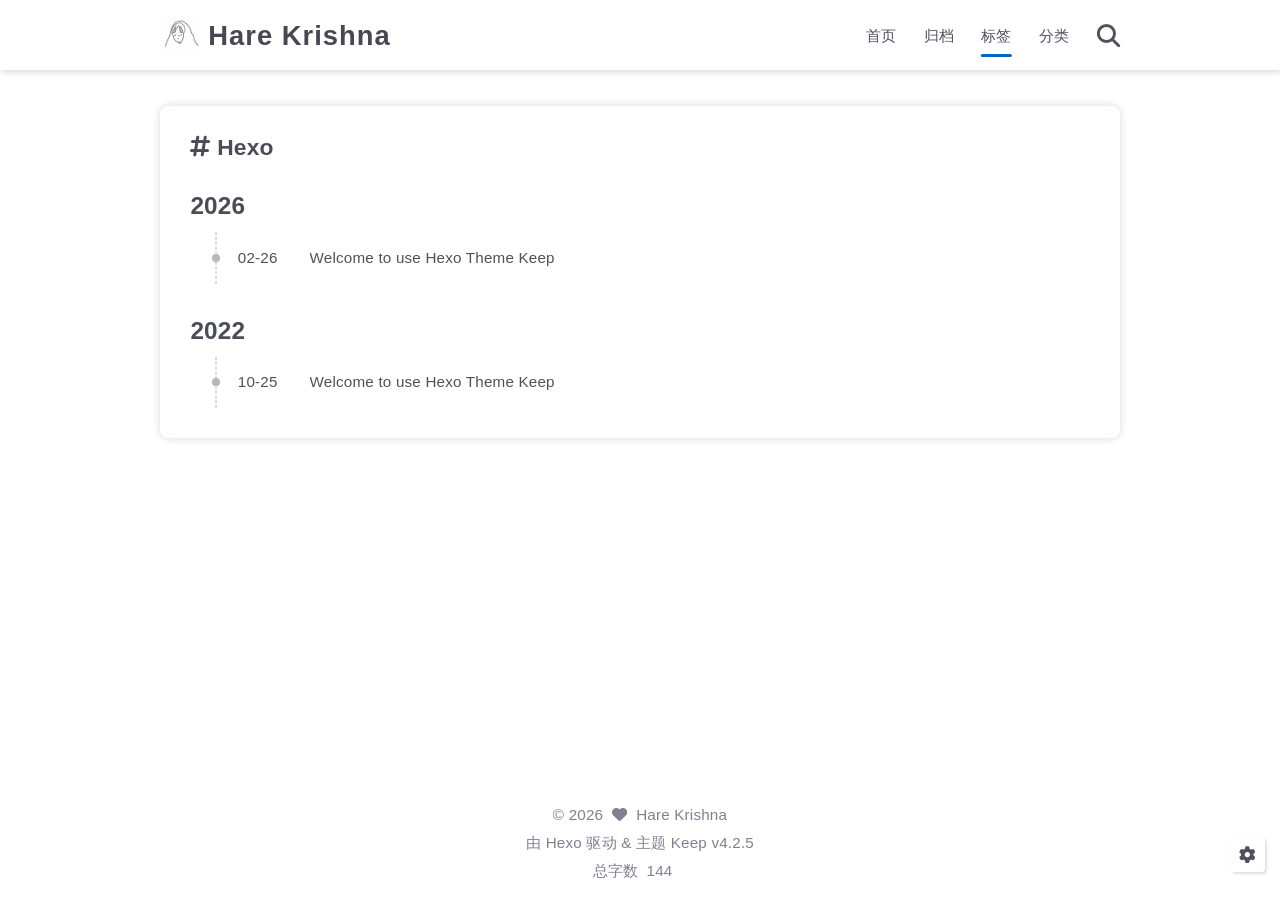
<file: tags/Hexo/index.html>
<!DOCTYPE html>
<html lang="zh-CN">
<head>
    <meta charset="utf-8">
    <meta name="viewport" content="width=device-width, initial-scale=1, maximum-scale=1">
    <meta name="keywords" content="Hexo Theme Keep">
    <meta name="description" content="Hexo Theme Keep">
    <meta name="author" content="Hare Krishna">
    
    <title>
        
            标签: Hexo |
        
        Hare Krishna
    </title>
    
<link rel="stylesheet" href="/css/style.css">

    
        <link rel="shortcut icon" href="/images/avatar.jpeg">
    
    
<link rel="stylesheet" href="/font/css/fontawesome.min.css">

    
<link rel="stylesheet" href="/font/css/regular.min.css">

    
<link rel="stylesheet" href="/font/css/solid.min.css">

    
<link rel="stylesheet" href="/font/css/brands.min.css">

    
        
            
                
<link rel="stylesheet" href="/css/custom.css">

            
        
    
    <script class="keep-theme-configurations">
    const KEEP = window.KEEP || {}
    KEEP.hexo_config = {"hostname":"example.com","root":"/","language":"zh-CN","path":"search.json"}
    KEEP.theme_config = {"base_info":{"primary_color":"#0066cc","title":"Hare Krishna","author":"Hare Krishna","avatar":"/images/avatar.jpeg","logo":"/images/avatar.jpeg","favicon":"/images/avatar.jpeg"},"menu":{"首页":"/","归档":"/archives","标签":"/tags","分类":"/categories"},"first_screen":{"enable":true,"background_img":"/images/bg.jpg","background_img_dark":"/images/bg.jpg","description":"保持热爱，奔赴山海 || Keep your love, and go to the mountains and seas","hitokoto":false},"social_contact":{"enable":false,"links":{"github":null,"weixin":null,"qq":null,"weibo":null,"zhihu":null,"twitter":null,"x":null,"facebook":null,"email":null}},"scroll":{"progress_bar":true,"percent":false,"hide_header":true},"home":{"announcement":null,"category":true,"tag":true,"post_datetime":"updated"},"post":{"author_badge":{"enable":false,"level_badge":true,"custom_badge":["One","Two","Three"]},"word_count":{"wordcount":true,"min2read":true},"datetime_format":"YYYY-MM-DD HH:mm:ss","copyright_info":true,"share":true,"reward":{"enable":false,"img_link":null,"text":null}},"code_block":{"tools":{"enable":true,"style":"default"},"highlight_theme":"default"},"toc":{"enable":true,"number":false,"expand_all":true,"init_open":true,"layout":"right"},"website_count":{"busuanzi_count":{"enable":true,"site_uv":true,"site_pv":true,"page_pv":true}},"local_search":{"enable":true,"preload":true},"comment":{"enable":false,"use":"giscus","valine":{"appid":null,"appkey":null,"server_urls":null,"placeholder":null},"gitalk":{"github_id":null,"github_admins":null,"repository":null,"client_id":null,"client_secret":null,"proxy":null},"twikoo":{"env_id":null,"region":null,"version":"1.6.36"},"waline":{"server_url":null,"reaction":false,"version":"3.2.1"},"giscus":{"repo":null,"repo_id":null,"category":"Announcements","category_id":null,"reactions_enabled":false},"artalk":{"server":null},"disqus":{"shortname":null}},"rss":{"enable":false},"lazyload":{"enable":true},"cdn":{"enable":false,"provider":"cdnjs"},"pjax":{"enable":true},"footer":{"since":2026,"word_count":true,"site_deploy":{"enable":false,"provider":"github","url":null},"record":{"enable":false,"list":[{"code":null,"link":null}]}},"inject":{"enable":true,"css":["/css/custom.css"],"js":[null]},"root":"","source_data":{},"version":"4.2.5"}
    KEEP.language_ago = {"second":"%s 秒前","minute":"%s 分钟前","hour":"%s 小时前","day":"%s 天前","week":"%s 周前","month":"%s 个月前","year":"%s 年前"}
    KEEP.language_code_block = {"copy":"复制代码","copied":"已复制","fold":"折叠代码块","folded":"已折叠"}
    KEEP.language_copy_copyright = {"copy":"复制版权信息","copied":"已复制","title":"原文标题","author":"原文作者","link":"原文链接"}
  </script>
<meta name="generator" content="Hexo 7.3.0"></head>


<body>
<div class="progress-bar-container">
    
        <span class="scroll-progress-bar"></span>
    

    
        <span class="pjax-progress-bar"></span>
        <i class="pjax-progress-icon fas fa-circle-notch fa-spin"></i>
    
</div>



<main class="page-container border-box">
    <!-- home first screen  -->
    

    <!-- page content -->
    <div class="page-main-content border-box">
        <div class="page-main-content-top">
            
<header class="header-wrapper">

    <div class="border-box header-content">
        <div class="left flex-start border-box">
            
                <a class="logo-image border-box" href="/">
                    <img src="/images/avatar.jpeg">
                </a>
            
            <a class="site-name border-box" href="/">
               Hare Krishna
            </a>
        </div>

        <div class="right border-box">
            <div class="pc border-box">
                <ul class="menu-list border-box">
                    
                        
                        <li class="menu-item flex-start border-box">
                            <a class="menu-text-color border-box" href="/">
                                
                                首页
                                
                            </a>
                            
                        </li>
                    
                        
                        <li class="menu-item flex-start border-box">
                            <a class="menu-text-color border-box" href="/archives">
                                
                                归档
                                
                            </a>
                            
                        </li>
                    
                        
                        <li class="menu-item flex-start border-box active">
                            <a class="menu-text-color border-box" href="/tags">
                                
                                标签
                                
                            </a>
                            
                        </li>
                    
                        
                        <li class="menu-item flex-start border-box">
                            <a class="menu-text-color border-box" href="/categories">
                                
                                分类
                                
                            </a>
                            
                        </li>
                    
                    
                        <li class="menu-item search search-popup-trigger">
                            <i class="menu-text-color fas search fa-search"></i>
                        </li>
                    
                </ul>
            </div>
            <div class="mobile border-box flex-start">
                
                    <div class="icon-item search search-popup-trigger"><i class="fas fa-search"></i></div>
                
                <div class="icon-item menu-bar">
                    <div class="menu-bar-middle"></div>
                </div>
            </div>
        </div>
    </div>

    <div class="header-drawer">
        <ul class="drawer-menu-list border-box">
            
                
                <li class="drawer-menu-item border-box not-sub-menu">
                    <label class="drawer-menu-label border-box">
                        <a class="drawer-menu-text-color left-side flex-start border-box" href="/">
                            
                            首页
                        </a>
                        
                    </label>
                    
                </li>
            
                
                <li class="drawer-menu-item border-box not-sub-menu">
                    <label class="drawer-menu-label border-box">
                        <a class="drawer-menu-text-color left-side flex-start border-box" href="/archives">
                            
                            归档
                        </a>
                        
                    </label>
                    
                </li>
            
                
                <li class="drawer-menu-item border-box not-sub-menu active">
                    <label class="drawer-menu-label border-box">
                        <a class="drawer-menu-text-color left-side flex-start border-box" href="/tags">
                            
                            标签
                        </a>
                        
                    </label>
                    
                </li>
            
                
                <li class="drawer-menu-item border-box not-sub-menu">
                    <label class="drawer-menu-label border-box">
                        <a class="drawer-menu-text-color left-side flex-start border-box" href="/categories">
                            
                            分类
                        </a>
                        
                    </label>
                    
                </li>
            
        </ul>
    </div>

    <div class="window-mask"></div>

</header>


        </div>

        <div class="page-main-content-middle border-box">

            <div class="main-content border-box">
                

                    <div class="fade-in-down-animation">
    <div class="tag-archive-container border-box">
        <div class="tag-name"><i class="fas fa-hashtag"></i>&nbsp;Hexo
        </div>
        <div class="tag-post-list">
            
<div class="archive-list-container border-box">
    
        <section class="archive-item border-box">
            <div class="archive-item-header border-box">
                <span class="archive-year">2026</span>
            </div>
            <ul class="archive-item-body border-box">
                
                    <li class="post-item border-box">
                        <span class="starting-point border-box flex-center"></span>
                        <span class="post-date border-box">02-26</span>
                        <a class="post-title border-box text-ellipsis"
                           href="/2026/02/26/test/"
                        >Welcome to use Hexo Theme Keep</a>
                    </li>
                
            </ul>
        </section>
    
        <section class="archive-item border-box">
            <div class="archive-item-header border-box">
                <span class="archive-year">2022</span>
            </div>
            <ul class="archive-item-body border-box">
                
                    <li class="post-item border-box">
                        <span class="starting-point border-box flex-center"></span>
                        <span class="post-date border-box">10-25</span>
                        <a class="post-title border-box text-ellipsis"
                           href="/2022/10/25/welcome-to-use-hexo-theme-keep/"
                        >Welcome to use Hexo Theme Keep</a>
                    </li>
                
            </ul>
        </section>
    
</div>

        </div>
    </div>
    



</div>


                
            </div>
        </div>

        <div class="page-main-content-bottom border-box">
            
<footer class="footer border-box">
    <div class="copyright-info info-item">
    &copy;&nbsp;2026
    
            &nbsp;<i class="fas fa-heart icon-animate"></i>&nbsp;&nbsp;<a href="/">Hare Krishna</a>
        
    </div>

    <div class="theme-info info-item">
        由&nbsp;<a target="_blank" href="https://hexo.io">Hexo</a>&nbsp;驱动&nbsp;&&nbsp;主题&nbsp;<a class="keep-version" target="_blank" href="https://github.com/XPoet/hexo-theme-keep">Keep</a>
    </div>

    

    
        <div class="count-info info-item">
            
                <span class="count-item border-box word">
                    <span class="item-type border-box">总字数</span>
                    <span class="item-value border-box word">144</span>
                </span>
            

            
                <span class="count-item border-box uv">
                    <span class="item-type border-box">访客数</span>
                    <span class="item-value border-box uv" id="busuanzi_value_site_uv"></span>
                </span>
            

            
                <span class="count-item border-box pv">
                    <span class="item-type border-box">访问量</span>
                    <span class="item-value border-box pv" id="busuanzi_value_site_pv"></span>
                </span>
            
        </div>
    

    
</footer>

        </div>
    </div>

    <!-- post tools -->
    

    <!-- side tools -->
    <div class="side-tools">
        <div class="side-tools-container border-box ">
    <ul class="side-tools-list side-tools-show-handle border-box">
        <li class="tools-item tool-font-adjust-plus flex-center">
            <i class="fas fa-search-plus"></i>
        </li>

        <li class="tools-item tool-font-adjust-minus flex-center">
            <i class="fas fa-search-minus"></i>
        </li>

        <!-- toggle mode -->
        
            <li class="tools-item tool-toggle-theme-mode flex-center">
                <i class="fas fa-moon"></i>
            </li>
        

        <!-- rss -->
        

        <!-- to bottom -->
        <li class="tools-item tool-scroll-to-bottom flex-center">
            <i class="fas fa-arrow-down"></i>
        </li>
    </ul>

    <ul class="exposed-tools-list border-box">
        

        

        <li class="tools-item tool-toggle-show flex-center">
            <i class="fas fa-cog fa-spin"></i>
        </li>

        <li class="tools-item tool-scroll-to-top flex-center show-arrow">
            <i class="arrow fas fa-arrow-up"></i>
            <span class="percent"></span>
        </li>
    </ul>
</div>

    </div>

    <!-- image mask -->
    <div class="zoom-in-image-mask">
    <img class="zoom-in-image">
</div>


    <!-- local search -->
    
        <div class="search-pop-overlay">
    <div class="popup search-popup">
        <div class="search-header">
          <span class="search-input-field-pre">
            <i class="fas fa-keyboard"></i>
          </span>
            <div class="search-input-container">
                <input autocomplete="off"
                       autocorrect="off"
                       autocapitalize="off"
                       placeholder="搜索..."
                       spellcheck="false"
                       type="search"
                       class="search-input"
                >
            </div>
            <span class="close-popup-btn">
                <i class="fas fa-times"></i>
            </span>
        </div>
        <div id="search-result">
            <div id="no-result">
                <i class="fas fa-spinner fa-pulse fa-5x fa-fw"></i>
            </div>
        </div>
    </div>
</div>

    

    <!-- tablet toc -->
    
</main>






<!-- common js -->

<script src="/js/utils.js"></script>

<script src="/js/header-shrink.js"></script>

<script src="/js/back2top.js"></script>

<script src="/js/toggle-theme.js"></script>

<script src="/js/code-block.js"></script>

<script src="/js/main.js"></script>

<script src="/js/libs/anime.min.js"></script>


<!-- local search -->

    
<script src="/js/local-search.js"></script>



<!-- lazyload -->

    
<script src="/js/lazyload.js"></script>



<div class="pjax">
    <!-- home page -->
    

    <!-- post page -->
    

    <!-- categories page -->
    

    <!-- links page -->
    

    <!-- photos page -->
    

    <!-- tools page -->
    
</div>

<!-- mermaid -->


<!-- pjax -->

    
<script src="/js/libs/pjax.min.js"></script>

<script>
    window.addEventListener('DOMContentLoaded', () => {
        window.pjax = new Pjax({
            selectors: [
                'head title',
                '.page-container',
                '.pjax'
            ],
            history: true,
            debug: false,
            cacheBust: false,
            timeout: 0,
            analytics: false,
            currentUrlFullReload: false,
            scrollRestoration: false,
        });

        document.addEventListener('pjax:send', () => {
            KEEP.utils.pjaxProgressBarStart()
        });

        document.addEventListener('pjax:complete', () => {
            KEEP.utils.pjaxProgressBarEnd()
            window.pjax.executeScripts(document.querySelectorAll('script[data-pjax], .pjax script'))
            KEEP.initExecute()
        });
    });
</script>




    
        
    

</body>
</html>
</file>
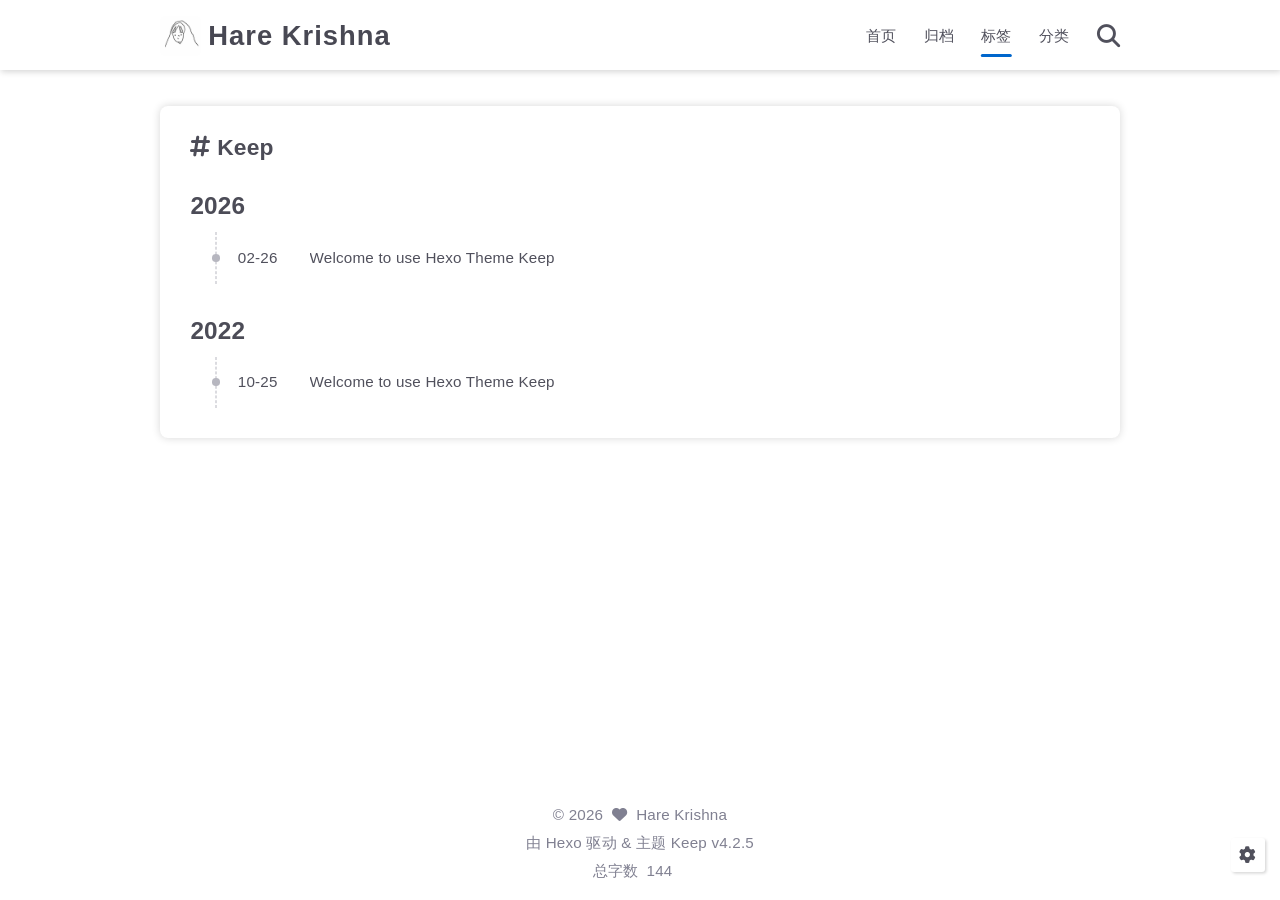
<file: tags/Keep/index.html>
<!DOCTYPE html>
<html lang="zh-CN">
<head>
    <meta charset="utf-8">
    <meta name="viewport" content="width=device-width, initial-scale=1, maximum-scale=1">
    <meta name="keywords" content="Hexo Theme Keep">
    <meta name="description" content="Hexo Theme Keep">
    <meta name="author" content="Hare Krishna">
    
    <title>
        
            标签: Keep |
        
        Hare Krishna
    </title>
    
<link rel="stylesheet" href="/css/style.css">

    
        <link rel="shortcut icon" href="/images/avatar.jpeg">
    
    
<link rel="stylesheet" href="/font/css/fontawesome.min.css">

    
<link rel="stylesheet" href="/font/css/regular.min.css">

    
<link rel="stylesheet" href="/font/css/solid.min.css">

    
<link rel="stylesheet" href="/font/css/brands.min.css">

    
        
            
                
<link rel="stylesheet" href="/css/custom.css">

            
        
    
    <script class="keep-theme-configurations">
    const KEEP = window.KEEP || {}
    KEEP.hexo_config = {"hostname":"example.com","root":"/","language":"zh-CN","path":"search.json"}
    KEEP.theme_config = {"base_info":{"primary_color":"#0066cc","title":"Hare Krishna","author":"Hare Krishna","avatar":"/images/avatar.jpeg","logo":"/images/avatar.jpeg","favicon":"/images/avatar.jpeg"},"menu":{"首页":"/","归档":"/archives","标签":"/tags","分类":"/categories"},"first_screen":{"enable":true,"background_img":"/images/bg.jpg","background_img_dark":"/images/bg.jpg","description":"保持热爱，奔赴山海 || Keep your love, and go to the mountains and seas","hitokoto":false},"social_contact":{"enable":false,"links":{"github":null,"weixin":null,"qq":null,"weibo":null,"zhihu":null,"twitter":null,"x":null,"facebook":null,"email":null}},"scroll":{"progress_bar":true,"percent":false,"hide_header":true},"home":{"announcement":null,"category":true,"tag":true,"post_datetime":"updated"},"post":{"author_badge":{"enable":false,"level_badge":true,"custom_badge":["One","Two","Three"]},"word_count":{"wordcount":true,"min2read":true},"datetime_format":"YYYY-MM-DD HH:mm:ss","copyright_info":true,"share":true,"reward":{"enable":false,"img_link":null,"text":null}},"code_block":{"tools":{"enable":true,"style":"default"},"highlight_theme":"default"},"toc":{"enable":true,"number":false,"expand_all":true,"init_open":true,"layout":"right"},"website_count":{"busuanzi_count":{"enable":true,"site_uv":true,"site_pv":true,"page_pv":true}},"local_search":{"enable":true,"preload":true},"comment":{"enable":false,"use":"giscus","valine":{"appid":null,"appkey":null,"server_urls":null,"placeholder":null},"gitalk":{"github_id":null,"github_admins":null,"repository":null,"client_id":null,"client_secret":null,"proxy":null},"twikoo":{"env_id":null,"region":null,"version":"1.6.36"},"waline":{"server_url":null,"reaction":false,"version":"3.2.1"},"giscus":{"repo":null,"repo_id":null,"category":"Announcements","category_id":null,"reactions_enabled":false},"artalk":{"server":null},"disqus":{"shortname":null}},"rss":{"enable":false},"lazyload":{"enable":true},"cdn":{"enable":false,"provider":"cdnjs"},"pjax":{"enable":true},"footer":{"since":2026,"word_count":true,"site_deploy":{"enable":false,"provider":"github","url":null},"record":{"enable":false,"list":[{"code":null,"link":null}]}},"inject":{"enable":true,"css":["/css/custom.css"],"js":[null]},"root":"","source_data":{},"version":"4.2.5"}
    KEEP.language_ago = {"second":"%s 秒前","minute":"%s 分钟前","hour":"%s 小时前","day":"%s 天前","week":"%s 周前","month":"%s 个月前","year":"%s 年前"}
    KEEP.language_code_block = {"copy":"复制代码","copied":"已复制","fold":"折叠代码块","folded":"已折叠"}
    KEEP.language_copy_copyright = {"copy":"复制版权信息","copied":"已复制","title":"原文标题","author":"原文作者","link":"原文链接"}
  </script>
<meta name="generator" content="Hexo 7.3.0"></head>


<body>
<div class="progress-bar-container">
    
        <span class="scroll-progress-bar"></span>
    

    
        <span class="pjax-progress-bar"></span>
        <i class="pjax-progress-icon fas fa-circle-notch fa-spin"></i>
    
</div>



<main class="page-container border-box">
    <!-- home first screen  -->
    

    <!-- page content -->
    <div class="page-main-content border-box">
        <div class="page-main-content-top">
            
<header class="header-wrapper">

    <div class="border-box header-content">
        <div class="left flex-start border-box">
            
                <a class="logo-image border-box" href="/">
                    <img src="/images/avatar.jpeg">
                </a>
            
            <a class="site-name border-box" href="/">
               Hare Krishna
            </a>
        </div>

        <div class="right border-box">
            <div class="pc border-box">
                <ul class="menu-list border-box">
                    
                        
                        <li class="menu-item flex-start border-box">
                            <a class="menu-text-color border-box" href="/">
                                
                                首页
                                
                            </a>
                            
                        </li>
                    
                        
                        <li class="menu-item flex-start border-box">
                            <a class="menu-text-color border-box" href="/archives">
                                
                                归档
                                
                            </a>
                            
                        </li>
                    
                        
                        <li class="menu-item flex-start border-box active">
                            <a class="menu-text-color border-box" href="/tags">
                                
                                标签
                                
                            </a>
                            
                        </li>
                    
                        
                        <li class="menu-item flex-start border-box">
                            <a class="menu-text-color border-box" href="/categories">
                                
                                分类
                                
                            </a>
                            
                        </li>
                    
                    
                        <li class="menu-item search search-popup-trigger">
                            <i class="menu-text-color fas search fa-search"></i>
                        </li>
                    
                </ul>
            </div>
            <div class="mobile border-box flex-start">
                
                    <div class="icon-item search search-popup-trigger"><i class="fas fa-search"></i></div>
                
                <div class="icon-item menu-bar">
                    <div class="menu-bar-middle"></div>
                </div>
            </div>
        </div>
    </div>

    <div class="header-drawer">
        <ul class="drawer-menu-list border-box">
            
                
                <li class="drawer-menu-item border-box not-sub-menu">
                    <label class="drawer-menu-label border-box">
                        <a class="drawer-menu-text-color left-side flex-start border-box" href="/">
                            
                            首页
                        </a>
                        
                    </label>
                    
                </li>
            
                
                <li class="drawer-menu-item border-box not-sub-menu">
                    <label class="drawer-menu-label border-box">
                        <a class="drawer-menu-text-color left-side flex-start border-box" href="/archives">
                            
                            归档
                        </a>
                        
                    </label>
                    
                </li>
            
                
                <li class="drawer-menu-item border-box not-sub-menu active">
                    <label class="drawer-menu-label border-box">
                        <a class="drawer-menu-text-color left-side flex-start border-box" href="/tags">
                            
                            标签
                        </a>
                        
                    </label>
                    
                </li>
            
                
                <li class="drawer-menu-item border-box not-sub-menu">
                    <label class="drawer-menu-label border-box">
                        <a class="drawer-menu-text-color left-side flex-start border-box" href="/categories">
                            
                            分类
                        </a>
                        
                    </label>
                    
                </li>
            
        </ul>
    </div>

    <div class="window-mask"></div>

</header>


        </div>

        <div class="page-main-content-middle border-box">

            <div class="main-content border-box">
                

                    <div class="fade-in-down-animation">
    <div class="tag-archive-container border-box">
        <div class="tag-name"><i class="fas fa-hashtag"></i>&nbsp;Keep
        </div>
        <div class="tag-post-list">
            
<div class="archive-list-container border-box">
    
        <section class="archive-item border-box">
            <div class="archive-item-header border-box">
                <span class="archive-year">2026</span>
            </div>
            <ul class="archive-item-body border-box">
                
                    <li class="post-item border-box">
                        <span class="starting-point border-box flex-center"></span>
                        <span class="post-date border-box">02-26</span>
                        <a class="post-title border-box text-ellipsis"
                           href="/2026/02/26/test/"
                        >Welcome to use Hexo Theme Keep</a>
                    </li>
                
            </ul>
        </section>
    
        <section class="archive-item border-box">
            <div class="archive-item-header border-box">
                <span class="archive-year">2022</span>
            </div>
            <ul class="archive-item-body border-box">
                
                    <li class="post-item border-box">
                        <span class="starting-point border-box flex-center"></span>
                        <span class="post-date border-box">10-25</span>
                        <a class="post-title border-box text-ellipsis"
                           href="/2022/10/25/welcome-to-use-hexo-theme-keep/"
                        >Welcome to use Hexo Theme Keep</a>
                    </li>
                
            </ul>
        </section>
    
</div>

        </div>
    </div>
    



</div>


                
            </div>
        </div>

        <div class="page-main-content-bottom border-box">
            
<footer class="footer border-box">
    <div class="copyright-info info-item">
    &copy;&nbsp;2026
    
            &nbsp;<i class="fas fa-heart icon-animate"></i>&nbsp;&nbsp;<a href="/">Hare Krishna</a>
        
    </div>

    <div class="theme-info info-item">
        由&nbsp;<a target="_blank" href="https://hexo.io">Hexo</a>&nbsp;驱动&nbsp;&&nbsp;主题&nbsp;<a class="keep-version" target="_blank" href="https://github.com/XPoet/hexo-theme-keep">Keep</a>
    </div>

    

    
        <div class="count-info info-item">
            
                <span class="count-item border-box word">
                    <span class="item-type border-box">总字数</span>
                    <span class="item-value border-box word">144</span>
                </span>
            

            
                <span class="count-item border-box uv">
                    <span class="item-type border-box">访客数</span>
                    <span class="item-value border-box uv" id="busuanzi_value_site_uv"></span>
                </span>
            

            
                <span class="count-item border-box pv">
                    <span class="item-type border-box">访问量</span>
                    <span class="item-value border-box pv" id="busuanzi_value_site_pv"></span>
                </span>
            
        </div>
    

    
</footer>

        </div>
    </div>

    <!-- post tools -->
    

    <!-- side tools -->
    <div class="side-tools">
        <div class="side-tools-container border-box ">
    <ul class="side-tools-list side-tools-show-handle border-box">
        <li class="tools-item tool-font-adjust-plus flex-center">
            <i class="fas fa-search-plus"></i>
        </li>

        <li class="tools-item tool-font-adjust-minus flex-center">
            <i class="fas fa-search-minus"></i>
        </li>

        <!-- toggle mode -->
        
            <li class="tools-item tool-toggle-theme-mode flex-center">
                <i class="fas fa-moon"></i>
            </li>
        

        <!-- rss -->
        

        <!-- to bottom -->
        <li class="tools-item tool-scroll-to-bottom flex-center">
            <i class="fas fa-arrow-down"></i>
        </li>
    </ul>

    <ul class="exposed-tools-list border-box">
        

        

        <li class="tools-item tool-toggle-show flex-center">
            <i class="fas fa-cog fa-spin"></i>
        </li>

        <li class="tools-item tool-scroll-to-top flex-center show-arrow">
            <i class="arrow fas fa-arrow-up"></i>
            <span class="percent"></span>
        </li>
    </ul>
</div>

    </div>

    <!-- image mask -->
    <div class="zoom-in-image-mask">
    <img class="zoom-in-image">
</div>


    <!-- local search -->
    
        <div class="search-pop-overlay">
    <div class="popup search-popup">
        <div class="search-header">
          <span class="search-input-field-pre">
            <i class="fas fa-keyboard"></i>
          </span>
            <div class="search-input-container">
                <input autocomplete="off"
                       autocorrect="off"
                       autocapitalize="off"
                       placeholder="搜索..."
                       spellcheck="false"
                       type="search"
                       class="search-input"
                >
            </div>
            <span class="close-popup-btn">
                <i class="fas fa-times"></i>
            </span>
        </div>
        <div id="search-result">
            <div id="no-result">
                <i class="fas fa-spinner fa-pulse fa-5x fa-fw"></i>
            </div>
        </div>
    </div>
</div>

    

    <!-- tablet toc -->
    
</main>






<!-- common js -->

<script src="/js/utils.js"></script>

<script src="/js/header-shrink.js"></script>

<script src="/js/back2top.js"></script>

<script src="/js/toggle-theme.js"></script>

<script src="/js/code-block.js"></script>

<script src="/js/main.js"></script>

<script src="/js/libs/anime.min.js"></script>


<!-- local search -->

    
<script src="/js/local-search.js"></script>



<!-- lazyload -->

    
<script src="/js/lazyload.js"></script>



<div class="pjax">
    <!-- home page -->
    

    <!-- post page -->
    

    <!-- categories page -->
    

    <!-- links page -->
    

    <!-- photos page -->
    

    <!-- tools page -->
    
</div>

<!-- mermaid -->


<!-- pjax -->

    
<script src="/js/libs/pjax.min.js"></script>

<script>
    window.addEventListener('DOMContentLoaded', () => {
        window.pjax = new Pjax({
            selectors: [
                'head title',
                '.page-container',
                '.pjax'
            ],
            history: true,
            debug: false,
            cacheBust: false,
            timeout: 0,
            analytics: false,
            currentUrlFullReload: false,
            scrollRestoration: false,
        });

        document.addEventListener('pjax:send', () => {
            KEEP.utils.pjaxProgressBarStart()
        });

        document.addEventListener('pjax:complete', () => {
            KEEP.utils.pjaxProgressBarEnd()
            window.pjax.executeScripts(document.querySelectorAll('script[data-pjax], .pjax script'))
            KEEP.initExecute()
        });
    });
</script>




    
        
    

</body>
</html>
</file>
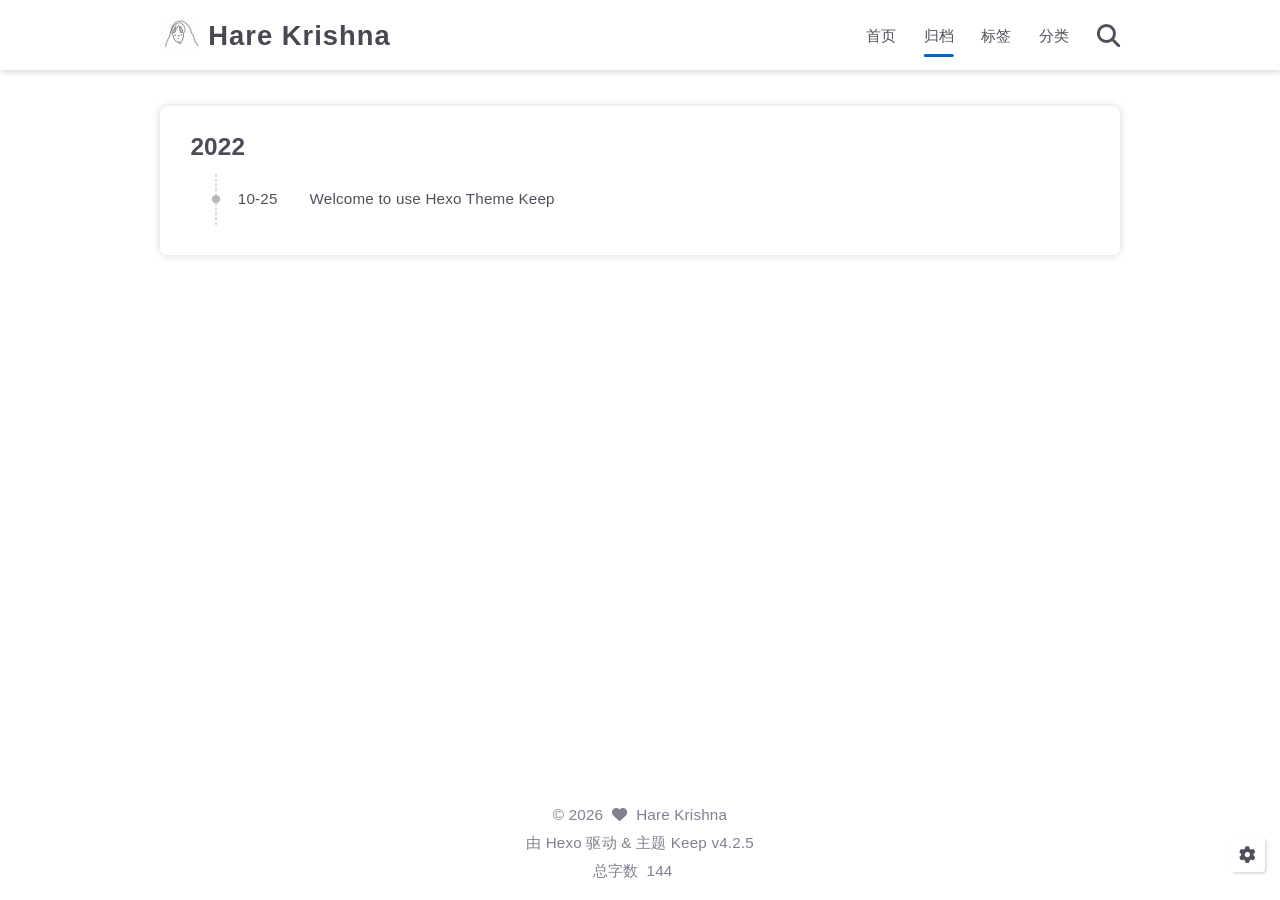
<file: archives/2022/10/index.html>
<!DOCTYPE html>
<html lang="zh-CN">
<head>
    <meta charset="utf-8">
    <meta name="viewport" content="width=device-width, initial-scale=1, maximum-scale=1">
    <meta name="keywords" content="Hexo Theme Keep">
    <meta name="description" content="Hexo Theme Keep">
    <meta name="author" content="Hare Krishna">
    
    <title>
        
            归档: 2022/10 |
        
        Hare Krishna
    </title>
    
<link rel="stylesheet" href="/css/style.css">

    
        <link rel="shortcut icon" href="/images/avatar.jpeg">
    
    
<link rel="stylesheet" href="/font/css/fontawesome.min.css">

    
<link rel="stylesheet" href="/font/css/regular.min.css">

    
<link rel="stylesheet" href="/font/css/solid.min.css">

    
<link rel="stylesheet" href="/font/css/brands.min.css">

    
        
            
                
<link rel="stylesheet" href="/css/custom.css">

            
        
    
    <script class="keep-theme-configurations">
    const KEEP = window.KEEP || {}
    KEEP.hexo_config = {"hostname":"example.com","root":"/","language":"zh-CN","path":"search.json"}
    KEEP.theme_config = {"base_info":{"primary_color":"#0066cc","title":"Hare Krishna","author":"Hare Krishna","avatar":"/images/avatar.jpeg","logo":"/images/avatar.jpeg","favicon":"/images/avatar.jpeg"},"menu":{"首页":"/","归档":"/archives","标签":"/tags","分类":"/categories"},"first_screen":{"enable":true,"background_img":"/images/bg.jpg","background_img_dark":"/images/bg.jpg","description":"保持热爱，奔赴山海 || Keep your love, and go to the mountains and seas","hitokoto":false},"social_contact":{"enable":false,"links":{"github":null,"weixin":null,"qq":null,"weibo":null,"zhihu":null,"twitter":null,"x":null,"facebook":null,"email":null}},"scroll":{"progress_bar":true,"percent":false,"hide_header":true},"home":{"announcement":null,"category":true,"tag":true,"post_datetime":"updated"},"post":{"author_badge":{"enable":false,"level_badge":true,"custom_badge":["One","Two","Three"]},"word_count":{"wordcount":true,"min2read":true},"datetime_format":"YYYY-MM-DD HH:mm:ss","copyright_info":true,"share":true,"reward":{"enable":false,"img_link":null,"text":null}},"code_block":{"tools":{"enable":true,"style":"default"},"highlight_theme":"default"},"toc":{"enable":true,"number":false,"expand_all":true,"init_open":true,"layout":"right"},"website_count":{"busuanzi_count":{"enable":true,"site_uv":true,"site_pv":true,"page_pv":true}},"local_search":{"enable":true,"preload":true},"comment":{"enable":false,"use":"giscus","valine":{"appid":null,"appkey":null,"server_urls":null,"placeholder":null},"gitalk":{"github_id":null,"github_admins":null,"repository":null,"client_id":null,"client_secret":null,"proxy":null},"twikoo":{"env_id":null,"region":null,"version":"1.6.36"},"waline":{"server_url":null,"reaction":false,"version":"3.2.1"},"giscus":{"repo":null,"repo_id":null,"category":"Announcements","category_id":null,"reactions_enabled":false},"artalk":{"server":null},"disqus":{"shortname":null}},"rss":{"enable":false},"lazyload":{"enable":true},"cdn":{"enable":false,"provider":"cdnjs"},"pjax":{"enable":true},"footer":{"since":2026,"word_count":true,"site_deploy":{"enable":false,"provider":"github","url":null},"record":{"enable":false,"list":[{"code":null,"link":null}]}},"inject":{"enable":true,"css":["/css/custom.css"],"js":[null]},"root":"","source_data":{},"version":"4.2.5"}
    KEEP.language_ago = {"second":"%s 秒前","minute":"%s 分钟前","hour":"%s 小时前","day":"%s 天前","week":"%s 周前","month":"%s 个月前","year":"%s 年前"}
    KEEP.language_code_block = {"copy":"复制代码","copied":"已复制","fold":"折叠代码块","folded":"已折叠"}
    KEEP.language_copy_copyright = {"copy":"复制版权信息","copied":"已复制","title":"原文标题","author":"原文作者","link":"原文链接"}
  </script>
<meta name="generator" content="Hexo 7.3.0"></head>


<body>
<div class="progress-bar-container">
    
        <span class="scroll-progress-bar"></span>
    

    
        <span class="pjax-progress-bar"></span>
        <i class="pjax-progress-icon fas fa-circle-notch fa-spin"></i>
    
</div>



<main class="page-container border-box">
    <!-- home first screen  -->
    

    <!-- page content -->
    <div class="page-main-content border-box">
        <div class="page-main-content-top">
            
<header class="header-wrapper">

    <div class="border-box header-content">
        <div class="left flex-start border-box">
            
                <a class="logo-image border-box" href="/">
                    <img src="/images/avatar.jpeg">
                </a>
            
            <a class="site-name border-box" href="/">
               Hare Krishna
            </a>
        </div>

        <div class="right border-box">
            <div class="pc border-box">
                <ul class="menu-list border-box">
                    
                        
                        <li class="menu-item flex-start border-box">
                            <a class="menu-text-color border-box" href="/">
                                
                                首页
                                
                            </a>
                            
                        </li>
                    
                        
                        <li class="menu-item flex-start border-box active">
                            <a class="menu-text-color border-box" href="/archives">
                                
                                归档
                                
                            </a>
                            
                        </li>
                    
                        
                        <li class="menu-item flex-start border-box">
                            <a class="menu-text-color border-box" href="/tags">
                                
                                标签
                                
                            </a>
                            
                        </li>
                    
                        
                        <li class="menu-item flex-start border-box">
                            <a class="menu-text-color border-box" href="/categories">
                                
                                分类
                                
                            </a>
                            
                        </li>
                    
                    
                        <li class="menu-item search search-popup-trigger">
                            <i class="menu-text-color fas search fa-search"></i>
                        </li>
                    
                </ul>
            </div>
            <div class="mobile border-box flex-start">
                
                    <div class="icon-item search search-popup-trigger"><i class="fas fa-search"></i></div>
                
                <div class="icon-item menu-bar">
                    <div class="menu-bar-middle"></div>
                </div>
            </div>
        </div>
    </div>

    <div class="header-drawer">
        <ul class="drawer-menu-list border-box">
            
                
                <li class="drawer-menu-item border-box not-sub-menu">
                    <label class="drawer-menu-label border-box">
                        <a class="drawer-menu-text-color left-side flex-start border-box" href="/">
                            
                            首页
                        </a>
                        
                    </label>
                    
                </li>
            
                
                <li class="drawer-menu-item border-box not-sub-menu active">
                    <label class="drawer-menu-label border-box">
                        <a class="drawer-menu-text-color left-side flex-start border-box" href="/archives">
                            
                            归档
                        </a>
                        
                    </label>
                    
                </li>
            
                
                <li class="drawer-menu-item border-box not-sub-menu">
                    <label class="drawer-menu-label border-box">
                        <a class="drawer-menu-text-color left-side flex-start border-box" href="/tags">
                            
                            标签
                        </a>
                        
                    </label>
                    
                </li>
            
                
                <li class="drawer-menu-item border-box not-sub-menu">
                    <label class="drawer-menu-label border-box">
                        <a class="drawer-menu-text-color left-side flex-start border-box" href="/categories">
                            
                            分类
                        </a>
                        
                    </label>
                    
                </li>
            
        </ul>
    </div>

    <div class="window-mask"></div>

</header>


        </div>

        <div class="page-main-content-middle border-box">

            <div class="main-content border-box">
                

                    <div class="fade-in-down-animation">
    <div class="archives-container">
        <div class="archives-timeline border-box">
            
<div class="archive-list-container border-box">
    
        <section class="archive-item border-box">
            <div class="archive-item-header border-box">
                <span class="archive-year">2022</span>
            </div>
            <ul class="archive-item-body border-box">
                
                    <li class="post-item border-box">
                        <span class="starting-point border-box flex-center"></span>
                        <span class="post-date border-box">10-25</span>
                        <a class="post-title border-box text-ellipsis"
                           href="/2022/10/25/welcome-to-use-hexo-theme-keep/"
                        >Welcome to use Hexo Theme Keep</a>
                    </li>
                
            </ul>
        </section>
    
</div>

        </div>
    </div>
    



</div>


                
            </div>
        </div>

        <div class="page-main-content-bottom border-box">
            
<footer class="footer border-box">
    <div class="copyright-info info-item">
    &copy;&nbsp;2026
    
            &nbsp;<i class="fas fa-heart icon-animate"></i>&nbsp;&nbsp;<a href="/">Hare Krishna</a>
        
    </div>

    <div class="theme-info info-item">
        由&nbsp;<a target="_blank" href="https://hexo.io">Hexo</a>&nbsp;驱动&nbsp;&&nbsp;主题&nbsp;<a class="keep-version" target="_blank" href="https://github.com/XPoet/hexo-theme-keep">Keep</a>
    </div>

    

    
        <div class="count-info info-item">
            
                <span class="count-item border-box word">
                    <span class="item-type border-box">总字数</span>
                    <span class="item-value border-box word">144</span>
                </span>
            

            
                <span class="count-item border-box uv">
                    <span class="item-type border-box">访客数</span>
                    <span class="item-value border-box uv" id="busuanzi_value_site_uv"></span>
                </span>
            

            
                <span class="count-item border-box pv">
                    <span class="item-type border-box">访问量</span>
                    <span class="item-value border-box pv" id="busuanzi_value_site_pv"></span>
                </span>
            
        </div>
    

    
</footer>

        </div>
    </div>

    <!-- post tools -->
    

    <!-- side tools -->
    <div class="side-tools">
        <div class="side-tools-container border-box ">
    <ul class="side-tools-list side-tools-show-handle border-box">
        <li class="tools-item tool-font-adjust-plus flex-center">
            <i class="fas fa-search-plus"></i>
        </li>

        <li class="tools-item tool-font-adjust-minus flex-center">
            <i class="fas fa-search-minus"></i>
        </li>

        <!-- toggle mode -->
        
            <li class="tools-item tool-toggle-theme-mode flex-center">
                <i class="fas fa-moon"></i>
            </li>
        

        <!-- rss -->
        

        <!-- to bottom -->
        <li class="tools-item tool-scroll-to-bottom flex-center">
            <i class="fas fa-arrow-down"></i>
        </li>
    </ul>

    <ul class="exposed-tools-list border-box">
        

        

        <li class="tools-item tool-toggle-show flex-center">
            <i class="fas fa-cog fa-spin"></i>
        </li>

        <li class="tools-item tool-scroll-to-top flex-center show-arrow">
            <i class="arrow fas fa-arrow-up"></i>
            <span class="percent"></span>
        </li>
    </ul>
</div>

    </div>

    <!-- image mask -->
    <div class="zoom-in-image-mask">
    <img class="zoom-in-image">
</div>


    <!-- local search -->
    
        <div class="search-pop-overlay">
    <div class="popup search-popup">
        <div class="search-header">
          <span class="search-input-field-pre">
            <i class="fas fa-keyboard"></i>
          </span>
            <div class="search-input-container">
                <input autocomplete="off"
                       autocorrect="off"
                       autocapitalize="off"
                       placeholder="搜索..."
                       spellcheck="false"
                       type="search"
                       class="search-input"
                >
            </div>
            <span class="close-popup-btn">
                <i class="fas fa-times"></i>
            </span>
        </div>
        <div id="search-result">
            <div id="no-result">
                <i class="fas fa-spinner fa-pulse fa-5x fa-fw"></i>
            </div>
        </div>
    </div>
</div>

    

    <!-- tablet toc -->
    
</main>






<!-- common js -->

<script src="/js/utils.js"></script>

<script src="/js/header-shrink.js"></script>

<script src="/js/back2top.js"></script>

<script src="/js/toggle-theme.js"></script>

<script src="/js/code-block.js"></script>

<script src="/js/main.js"></script>

<script src="/js/libs/anime.min.js"></script>


<!-- local search -->

    
<script src="/js/local-search.js"></script>



<!-- lazyload -->

    
<script src="/js/lazyload.js"></script>



<div class="pjax">
    <!-- home page -->
    

    <!-- post page -->
    

    <!-- categories page -->
    

    <!-- links page -->
    

    <!-- photos page -->
    

    <!-- tools page -->
    
</div>

<!-- mermaid -->


<!-- pjax -->

    
<script src="/js/libs/pjax.min.js"></script>

<script>
    window.addEventListener('DOMContentLoaded', () => {
        window.pjax = new Pjax({
            selectors: [
                'head title',
                '.page-container',
                '.pjax'
            ],
            history: true,
            debug: false,
            cacheBust: false,
            timeout: 0,
            analytics: false,
            currentUrlFullReload: false,
            scrollRestoration: false,
        });

        document.addEventListener('pjax:send', () => {
            KEEP.utils.pjaxProgressBarStart()
        });

        document.addEventListener('pjax:complete', () => {
            KEEP.utils.pjaxProgressBarEnd()
            window.pjax.executeScripts(document.querySelectorAll('script[data-pjax], .pjax script'))
            KEEP.initExecute()
        });
    });
</script>




    
        
    

</body>
</html>
</file>
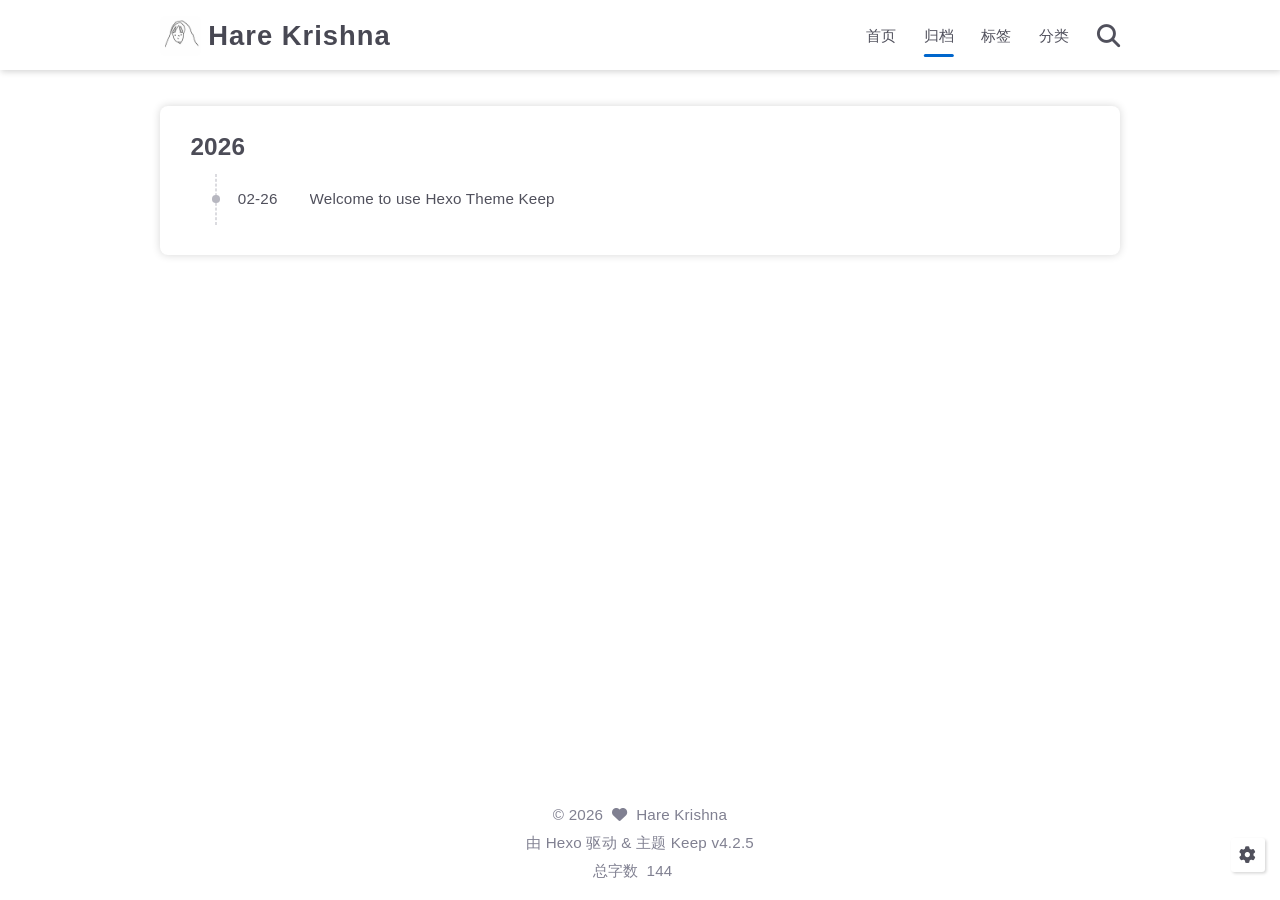
<file: archives/2026/02/index.html>
<!DOCTYPE html>
<html lang="zh-CN">
<head>
    <meta charset="utf-8">
    <meta name="viewport" content="width=device-width, initial-scale=1, maximum-scale=1">
    <meta name="keywords" content="Hexo Theme Keep">
    <meta name="description" content="Hexo Theme Keep">
    <meta name="author" content="Hare Krishna">
    
    <title>
        
            归档: 2026/2 |
        
        Hare Krishna
    </title>
    
<link rel="stylesheet" href="/css/style.css">

    
        <link rel="shortcut icon" href="/images/avatar.jpeg">
    
    
<link rel="stylesheet" href="/font/css/fontawesome.min.css">

    
<link rel="stylesheet" href="/font/css/regular.min.css">

    
<link rel="stylesheet" href="/font/css/solid.min.css">

    
<link rel="stylesheet" href="/font/css/brands.min.css">

    
        
            
                
<link rel="stylesheet" href="/css/custom.css">

            
        
    
    <script class="keep-theme-configurations">
    const KEEP = window.KEEP || {}
    KEEP.hexo_config = {"hostname":"example.com","root":"/","language":"zh-CN","path":"search.json"}
    KEEP.theme_config = {"base_info":{"primary_color":"#0066cc","title":"Hare Krishna","author":"Hare Krishna","avatar":"/images/avatar.jpeg","logo":"/images/avatar.jpeg","favicon":"/images/avatar.jpeg"},"menu":{"首页":"/","归档":"/archives","标签":"/tags","分类":"/categories"},"first_screen":{"enable":true,"background_img":"/images/bg.jpg","background_img_dark":"/images/bg.jpg","description":"保持热爱，奔赴山海 || Keep your love, and go to the mountains and seas","hitokoto":false},"social_contact":{"enable":false,"links":{"github":null,"weixin":null,"qq":null,"weibo":null,"zhihu":null,"twitter":null,"x":null,"facebook":null,"email":null}},"scroll":{"progress_bar":true,"percent":false,"hide_header":true},"home":{"announcement":null,"category":true,"tag":true,"post_datetime":"updated"},"post":{"author_badge":{"enable":false,"level_badge":true,"custom_badge":["One","Two","Three"]},"word_count":{"wordcount":true,"min2read":true},"datetime_format":"YYYY-MM-DD HH:mm:ss","copyright_info":true,"share":true,"reward":{"enable":false,"img_link":null,"text":null}},"code_block":{"tools":{"enable":true,"style":"default"},"highlight_theme":"default"},"toc":{"enable":true,"number":false,"expand_all":true,"init_open":true,"layout":"right"},"website_count":{"busuanzi_count":{"enable":true,"site_uv":true,"site_pv":true,"page_pv":true}},"local_search":{"enable":true,"preload":true},"comment":{"enable":false,"use":"giscus","valine":{"appid":null,"appkey":null,"server_urls":null,"placeholder":null},"gitalk":{"github_id":null,"github_admins":null,"repository":null,"client_id":null,"client_secret":null,"proxy":null},"twikoo":{"env_id":null,"region":null,"version":"1.6.36"},"waline":{"server_url":null,"reaction":false,"version":"3.2.1"},"giscus":{"repo":null,"repo_id":null,"category":"Announcements","category_id":null,"reactions_enabled":false},"artalk":{"server":null},"disqus":{"shortname":null}},"rss":{"enable":false},"lazyload":{"enable":true},"cdn":{"enable":false,"provider":"cdnjs"},"pjax":{"enable":true},"footer":{"since":2026,"word_count":true,"site_deploy":{"enable":false,"provider":"github","url":null},"record":{"enable":false,"list":[{"code":null,"link":null}]}},"inject":{"enable":true,"css":["/css/custom.css"],"js":[null]},"root":"","source_data":{},"version":"4.2.5"}
    KEEP.language_ago = {"second":"%s 秒前","minute":"%s 分钟前","hour":"%s 小时前","day":"%s 天前","week":"%s 周前","month":"%s 个月前","year":"%s 年前"}
    KEEP.language_code_block = {"copy":"复制代码","copied":"已复制","fold":"折叠代码块","folded":"已折叠"}
    KEEP.language_copy_copyright = {"copy":"复制版权信息","copied":"已复制","title":"原文标题","author":"原文作者","link":"原文链接"}
  </script>
<meta name="generator" content="Hexo 7.3.0"></head>


<body>
<div class="progress-bar-container">
    
        <span class="scroll-progress-bar"></span>
    

    
        <span class="pjax-progress-bar"></span>
        <i class="pjax-progress-icon fas fa-circle-notch fa-spin"></i>
    
</div>



<main class="page-container border-box">
    <!-- home first screen  -->
    

    <!-- page content -->
    <div class="page-main-content border-box">
        <div class="page-main-content-top">
            
<header class="header-wrapper">

    <div class="border-box header-content">
        <div class="left flex-start border-box">
            
                <a class="logo-image border-box" href="/">
                    <img src="/images/avatar.jpeg">
                </a>
            
            <a class="site-name border-box" href="/">
               Hare Krishna
            </a>
        </div>

        <div class="right border-box">
            <div class="pc border-box">
                <ul class="menu-list border-box">
                    
                        
                        <li class="menu-item flex-start border-box">
                            <a class="menu-text-color border-box" href="/">
                                
                                首页
                                
                            </a>
                            
                        </li>
                    
                        
                        <li class="menu-item flex-start border-box active">
                            <a class="menu-text-color border-box" href="/archives">
                                
                                归档
                                
                            </a>
                            
                        </li>
                    
                        
                        <li class="menu-item flex-start border-box">
                            <a class="menu-text-color border-box" href="/tags">
                                
                                标签
                                
                            </a>
                            
                        </li>
                    
                        
                        <li class="menu-item flex-start border-box">
                            <a class="menu-text-color border-box" href="/categories">
                                
                                分类
                                
                            </a>
                            
                        </li>
                    
                    
                        <li class="menu-item search search-popup-trigger">
                            <i class="menu-text-color fas search fa-search"></i>
                        </li>
                    
                </ul>
            </div>
            <div class="mobile border-box flex-start">
                
                    <div class="icon-item search search-popup-trigger"><i class="fas fa-search"></i></div>
                
                <div class="icon-item menu-bar">
                    <div class="menu-bar-middle"></div>
                </div>
            </div>
        </div>
    </div>

    <div class="header-drawer">
        <ul class="drawer-menu-list border-box">
            
                
                <li class="drawer-menu-item border-box not-sub-menu">
                    <label class="drawer-menu-label border-box">
                        <a class="drawer-menu-text-color left-side flex-start border-box" href="/">
                            
                            首页
                        </a>
                        
                    </label>
                    
                </li>
            
                
                <li class="drawer-menu-item border-box not-sub-menu active">
                    <label class="drawer-menu-label border-box">
                        <a class="drawer-menu-text-color left-side flex-start border-box" href="/archives">
                            
                            归档
                        </a>
                        
                    </label>
                    
                </li>
            
                
                <li class="drawer-menu-item border-box not-sub-menu">
                    <label class="drawer-menu-label border-box">
                        <a class="drawer-menu-text-color left-side flex-start border-box" href="/tags">
                            
                            标签
                        </a>
                        
                    </label>
                    
                </li>
            
                
                <li class="drawer-menu-item border-box not-sub-menu">
                    <label class="drawer-menu-label border-box">
                        <a class="drawer-menu-text-color left-side flex-start border-box" href="/categories">
                            
                            分类
                        </a>
                        
                    </label>
                    
                </li>
            
        </ul>
    </div>

    <div class="window-mask"></div>

</header>


        </div>

        <div class="page-main-content-middle border-box">

            <div class="main-content border-box">
                

                    <div class="fade-in-down-animation">
    <div class="archives-container">
        <div class="archives-timeline border-box">
            
<div class="archive-list-container border-box">
    
        <section class="archive-item border-box">
            <div class="archive-item-header border-box">
                <span class="archive-year">2026</span>
            </div>
            <ul class="archive-item-body border-box">
                
                    <li class="post-item border-box">
                        <span class="starting-point border-box flex-center"></span>
                        <span class="post-date border-box">02-26</span>
                        <a class="post-title border-box text-ellipsis"
                           href="/2026/02/26/test/"
                        >Welcome to use Hexo Theme Keep</a>
                    </li>
                
            </ul>
        </section>
    
</div>

        </div>
    </div>
    



</div>


                
            </div>
        </div>

        <div class="page-main-content-bottom border-box">
            
<footer class="footer border-box">
    <div class="copyright-info info-item">
    &copy;&nbsp;2026
    
            &nbsp;<i class="fas fa-heart icon-animate"></i>&nbsp;&nbsp;<a href="/">Hare Krishna</a>
        
    </div>

    <div class="theme-info info-item">
        由&nbsp;<a target="_blank" href="https://hexo.io">Hexo</a>&nbsp;驱动&nbsp;&&nbsp;主题&nbsp;<a class="keep-version" target="_blank" href="https://github.com/XPoet/hexo-theme-keep">Keep</a>
    </div>

    

    
        <div class="count-info info-item">
            
                <span class="count-item border-box word">
                    <span class="item-type border-box">总字数</span>
                    <span class="item-value border-box word">144</span>
                </span>
            

            
                <span class="count-item border-box uv">
                    <span class="item-type border-box">访客数</span>
                    <span class="item-value border-box uv" id="busuanzi_value_site_uv"></span>
                </span>
            

            
                <span class="count-item border-box pv">
                    <span class="item-type border-box">访问量</span>
                    <span class="item-value border-box pv" id="busuanzi_value_site_pv"></span>
                </span>
            
        </div>
    

    
</footer>

        </div>
    </div>

    <!-- post tools -->
    

    <!-- side tools -->
    <div class="side-tools">
        <div class="side-tools-container border-box ">
    <ul class="side-tools-list side-tools-show-handle border-box">
        <li class="tools-item tool-font-adjust-plus flex-center">
            <i class="fas fa-search-plus"></i>
        </li>

        <li class="tools-item tool-font-adjust-minus flex-center">
            <i class="fas fa-search-minus"></i>
        </li>

        <!-- toggle mode -->
        
            <li class="tools-item tool-toggle-theme-mode flex-center">
                <i class="fas fa-moon"></i>
            </li>
        

        <!-- rss -->
        

        <!-- to bottom -->
        <li class="tools-item tool-scroll-to-bottom flex-center">
            <i class="fas fa-arrow-down"></i>
        </li>
    </ul>

    <ul class="exposed-tools-list border-box">
        

        

        <li class="tools-item tool-toggle-show flex-center">
            <i class="fas fa-cog fa-spin"></i>
        </li>

        <li class="tools-item tool-scroll-to-top flex-center show-arrow">
            <i class="arrow fas fa-arrow-up"></i>
            <span class="percent"></span>
        </li>
    </ul>
</div>

    </div>

    <!-- image mask -->
    <div class="zoom-in-image-mask">
    <img class="zoom-in-image">
</div>


    <!-- local search -->
    
        <div class="search-pop-overlay">
    <div class="popup search-popup">
        <div class="search-header">
          <span class="search-input-field-pre">
            <i class="fas fa-keyboard"></i>
          </span>
            <div class="search-input-container">
                <input autocomplete="off"
                       autocorrect="off"
                       autocapitalize="off"
                       placeholder="搜索..."
                       spellcheck="false"
                       type="search"
                       class="search-input"
                >
            </div>
            <span class="close-popup-btn">
                <i class="fas fa-times"></i>
            </span>
        </div>
        <div id="search-result">
            <div id="no-result">
                <i class="fas fa-spinner fa-pulse fa-5x fa-fw"></i>
            </div>
        </div>
    </div>
</div>

    

    <!-- tablet toc -->
    
</main>






<!-- common js -->

<script src="/js/utils.js"></script>

<script src="/js/header-shrink.js"></script>

<script src="/js/back2top.js"></script>

<script src="/js/toggle-theme.js"></script>

<script src="/js/code-block.js"></script>

<script src="/js/main.js"></script>

<script src="/js/libs/anime.min.js"></script>


<!-- local search -->

    
<script src="/js/local-search.js"></script>



<!-- lazyload -->

    
<script src="/js/lazyload.js"></script>



<div class="pjax">
    <!-- home page -->
    

    <!-- post page -->
    

    <!-- categories page -->
    

    <!-- links page -->
    

    <!-- photos page -->
    

    <!-- tools page -->
    
</div>

<!-- mermaid -->


<!-- pjax -->

    
<script src="/js/libs/pjax.min.js"></script>

<script>
    window.addEventListener('DOMContentLoaded', () => {
        window.pjax = new Pjax({
            selectors: [
                'head title',
                '.page-container',
                '.pjax'
            ],
            history: true,
            debug: false,
            cacheBust: false,
            timeout: 0,
            analytics: false,
            currentUrlFullReload: false,
            scrollRestoration: false,
        });

        document.addEventListener('pjax:send', () => {
            KEEP.utils.pjaxProgressBarStart()
        });

        document.addEventListener('pjax:complete', () => {
            KEEP.utils.pjaxProgressBarEnd()
            window.pjax.executeScripts(document.querySelectorAll('script[data-pjax], .pjax script'))
            KEEP.initExecute()
        });
    });
</script>




    
        
    

</body>
</html>
</file>
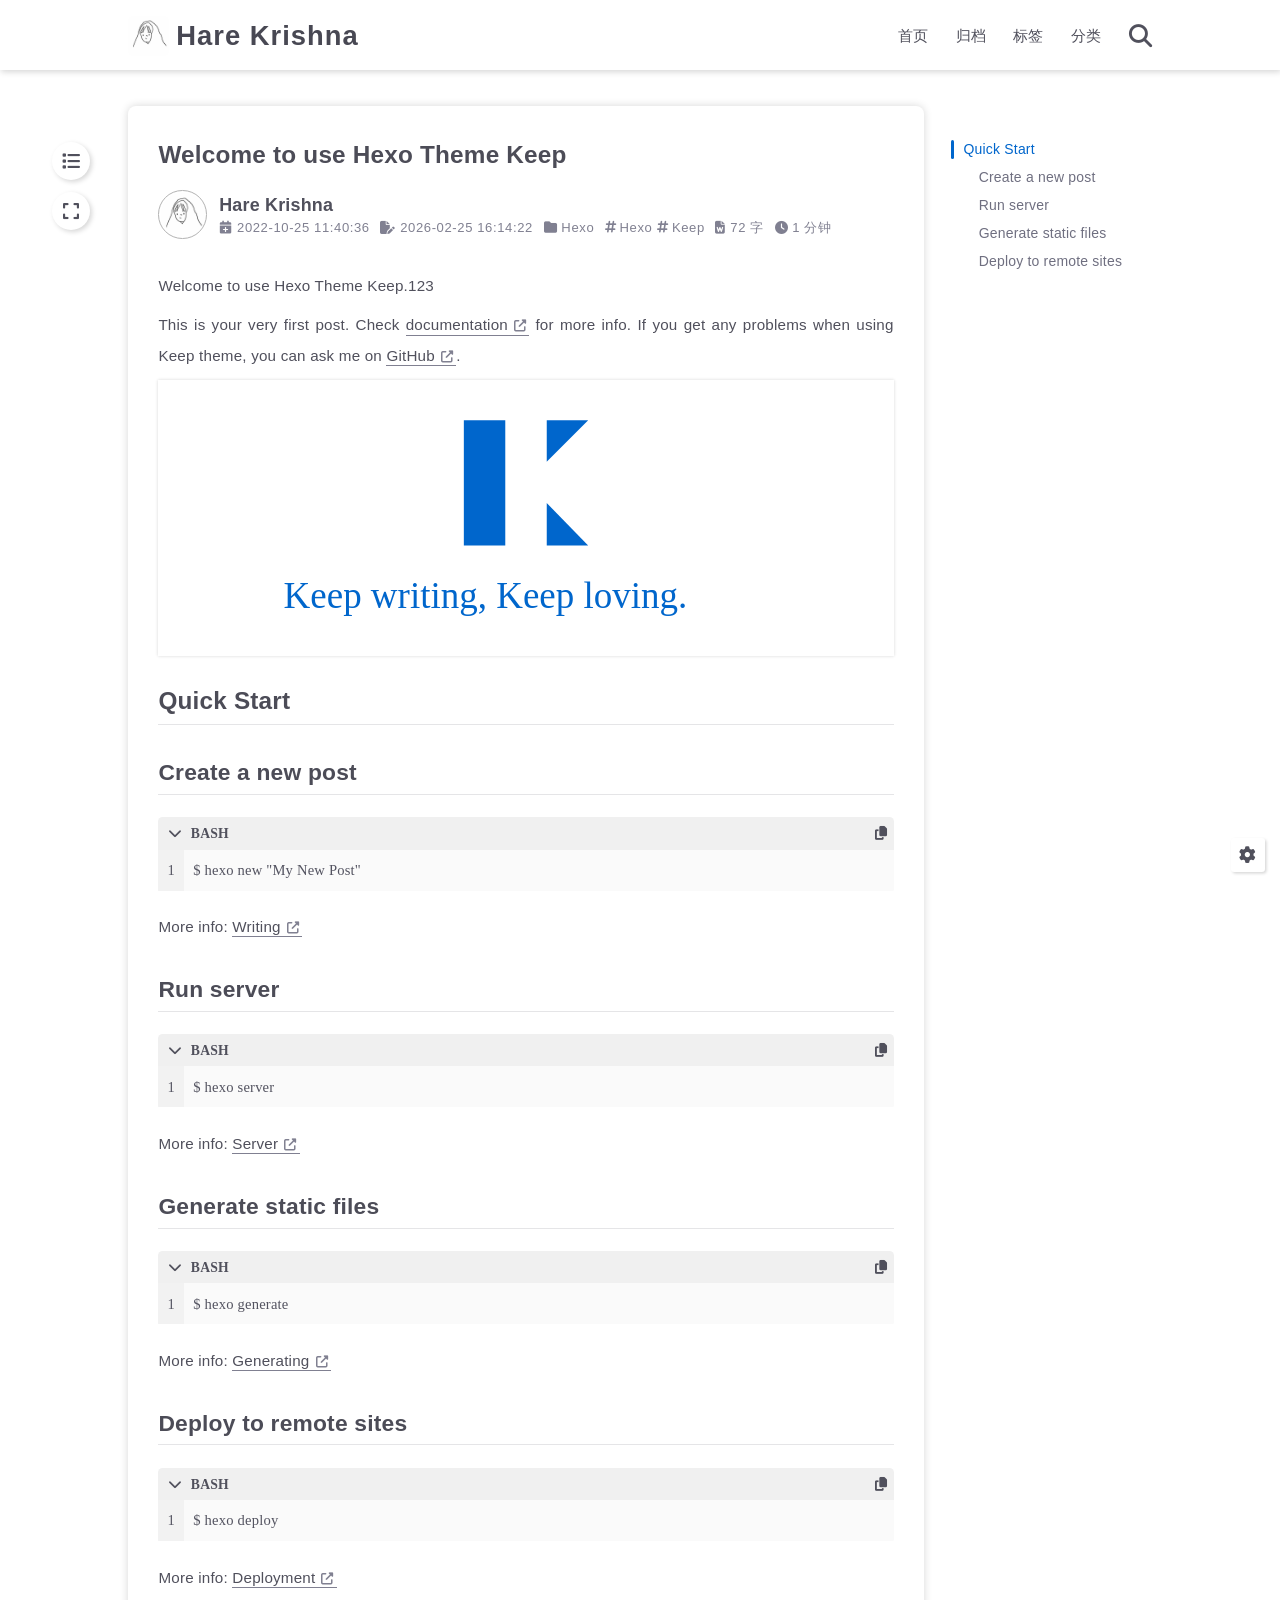
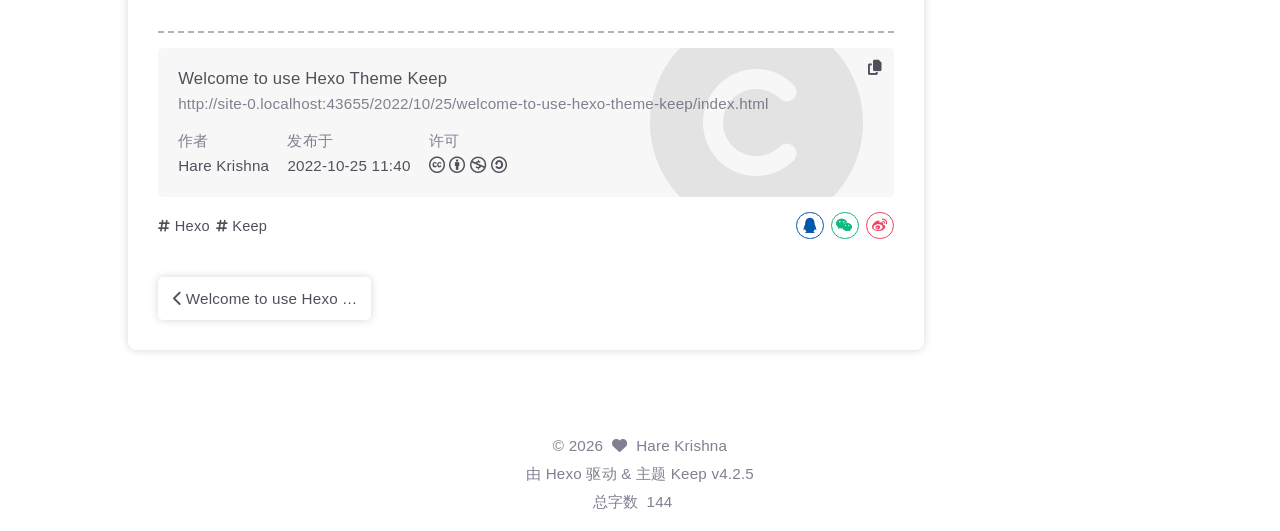
<file: 2022/10/25/welcome-to-use-hexo-theme-keep/index.html>
<!DOCTYPE html>
<html lang="zh-CN">
<head>
    <meta charset="utf-8">
    <meta name="viewport" content="width=device-width, initial-scale=1, maximum-scale=1">
    <meta name="keywords" content="Hexo Theme Keep">
    <meta name="description" content="Hexo Theme Keep">
    <meta name="author" content="Hare Krishna">
    
    <title>
        
            Welcome to use Hexo Theme Keep |
        
        Hare Krishna
    </title>
    
<link rel="stylesheet" href="/css/style.css">

    
        <link rel="shortcut icon" href="/images/avatar.jpeg">
    
    
<link rel="stylesheet" href="/font/css/fontawesome.min.css">

    
<link rel="stylesheet" href="/font/css/regular.min.css">

    
<link rel="stylesheet" href="/font/css/solid.min.css">

    
<link rel="stylesheet" href="/font/css/brands.min.css">

    
        
            
                
<link rel="stylesheet" href="/css/custom.css">

            
        
    
    <script class="keep-theme-configurations">
    const KEEP = window.KEEP || {}
    KEEP.hexo_config = {"hostname":"example.com","root":"/","language":"zh-CN","path":"search.json"}
    KEEP.theme_config = {"base_info":{"primary_color":"#0066cc","title":"Hare Krishna","author":"Hare Krishna","avatar":"/images/avatar.jpeg","logo":"/images/avatar.jpeg","favicon":"/images/avatar.jpeg"},"menu":{"首页":"/","归档":"/archives","标签":"/tags","分类":"/categories"},"first_screen":{"enable":true,"background_img":"/images/bg.jpg","background_img_dark":"/images/bg.jpg","description":"保持热爱，奔赴山海 || Keep your love, and go to the mountains and seas","hitokoto":false},"social_contact":{"enable":false,"links":{"github":null,"weixin":null,"qq":null,"weibo":null,"zhihu":null,"twitter":null,"x":null,"facebook":null,"email":null}},"scroll":{"progress_bar":true,"percent":false,"hide_header":true},"home":{"announcement":null,"category":true,"tag":true,"post_datetime":"updated"},"post":{"author_badge":{"enable":false,"level_badge":true,"custom_badge":["One","Two","Three"]},"word_count":{"wordcount":true,"min2read":true},"datetime_format":"YYYY-MM-DD HH:mm:ss","copyright_info":true,"share":true,"reward":{"enable":false,"img_link":null,"text":null}},"code_block":{"tools":{"enable":true,"style":"default"},"highlight_theme":"default"},"toc":{"enable":true,"number":false,"expand_all":true,"init_open":true,"layout":"right"},"website_count":{"busuanzi_count":{"enable":true,"site_uv":true,"site_pv":true,"page_pv":true}},"local_search":{"enable":true,"preload":true},"comment":{"enable":false,"use":"giscus","valine":{"appid":null,"appkey":null,"server_urls":null,"placeholder":null},"gitalk":{"github_id":null,"github_admins":null,"repository":null,"client_id":null,"client_secret":null,"proxy":null},"twikoo":{"env_id":null,"region":null,"version":"1.6.36"},"waline":{"server_url":null,"reaction":false,"version":"3.2.1"},"giscus":{"repo":null,"repo_id":null,"category":"Announcements","category_id":null,"reactions_enabled":false},"artalk":{"server":null},"disqus":{"shortname":null}},"rss":{"enable":false},"lazyload":{"enable":true},"cdn":{"enable":false,"provider":"cdnjs"},"pjax":{"enable":true},"footer":{"since":2026,"word_count":true,"site_deploy":{"enable":false,"provider":"github","url":null},"record":{"enable":false,"list":[{"code":null,"link":null}]}},"inject":{"enable":true,"css":["/css/custom.css"],"js":[null]},"root":"","source_data":{},"version":"4.2.5"}
    KEEP.language_ago = {"second":"%s 秒前","minute":"%s 分钟前","hour":"%s 小时前","day":"%s 天前","week":"%s 周前","month":"%s 个月前","year":"%s 年前"}
    KEEP.language_code_block = {"copy":"复制代码","copied":"已复制","fold":"折叠代码块","folded":"已折叠"}
    KEEP.language_copy_copyright = {"copy":"复制版权信息","copied":"已复制","title":"原文标题","author":"原文作者","link":"原文链接"}
  </script>
<meta name="generator" content="Hexo 7.3.0"></head>


<body>
<div class="progress-bar-container">
    
        <span class="scroll-progress-bar"></span>
    

    
        <span class="pjax-progress-bar"></span>
        <i class="pjax-progress-icon fas fa-circle-notch fa-spin"></i>
    
</div>



<main class="page-container border-box">
    <!-- home first screen  -->
    

    <!-- page content -->
    <div class="page-main-content border-box">
        <div class="page-main-content-top">
            
<header class="header-wrapper">

    <div class="border-box header-content">
        <div class="left flex-start border-box">
            
                <a class="logo-image border-box" href="/">
                    <img src="/images/avatar.jpeg">
                </a>
            
            <a class="site-name border-box" href="/">
               Hare Krishna
            </a>
        </div>

        <div class="right border-box">
            <div class="pc border-box">
                <ul class="menu-list border-box">
                    
                        
                        <li class="menu-item flex-start border-box">
                            <a class="menu-text-color border-box" href="/">
                                
                                首页
                                
                            </a>
                            
                        </li>
                    
                        
                        <li class="menu-item flex-start border-box">
                            <a class="menu-text-color border-box" href="/archives">
                                
                                归档
                                
                            </a>
                            
                        </li>
                    
                        
                        <li class="menu-item flex-start border-box">
                            <a class="menu-text-color border-box" href="/tags">
                                
                                标签
                                
                            </a>
                            
                        </li>
                    
                        
                        <li class="menu-item flex-start border-box">
                            <a class="menu-text-color border-box" href="/categories">
                                
                                分类
                                
                            </a>
                            
                        </li>
                    
                    
                        <li class="menu-item search search-popup-trigger">
                            <i class="menu-text-color fas search fa-search"></i>
                        </li>
                    
                </ul>
            </div>
            <div class="mobile border-box flex-start">
                
                    <div class="icon-item search search-popup-trigger"><i class="fas fa-search"></i></div>
                
                <div class="icon-item menu-bar">
                    <div class="menu-bar-middle"></div>
                </div>
            </div>
        </div>
    </div>

    <div class="header-drawer">
        <ul class="drawer-menu-list border-box">
            
                
                <li class="drawer-menu-item border-box not-sub-menu">
                    <label class="drawer-menu-label border-box">
                        <a class="drawer-menu-text-color left-side flex-start border-box" href="/">
                            
                            首页
                        </a>
                        
                    </label>
                    
                </li>
            
                
                <li class="drawer-menu-item border-box not-sub-menu">
                    <label class="drawer-menu-label border-box">
                        <a class="drawer-menu-text-color left-side flex-start border-box" href="/archives">
                            
                            归档
                        </a>
                        
                    </label>
                    
                </li>
            
                
                <li class="drawer-menu-item border-box not-sub-menu">
                    <label class="drawer-menu-label border-box">
                        <a class="drawer-menu-text-color left-side flex-start border-box" href="/tags">
                            
                            标签
                        </a>
                        
                    </label>
                    
                </li>
            
                
                <li class="drawer-menu-item border-box not-sub-menu">
                    <label class="drawer-menu-label border-box">
                        <a class="drawer-menu-text-color left-side flex-start border-box" href="/categories">
                            
                            分类
                        </a>
                        
                    </label>
                    
                </li>
            
        </ul>
    </div>

    <div class="window-mask"></div>

</header>


        </div>

        <div class="page-main-content-middle border-box">

            <div class="main-content border-box">
                

                    
<div class="fade-in-down-animation">
    <div class="post-page-container border-box">
        <div class="post-content-container border-box">
            

            <div class="post-content-bottom border-box">
                
                    <div class="post-title">
                        Welcome to use Hexo Theme Keep
                    </div>
                

                
                    <div class="post-header border-box">
                        
                            <div class="avatar-box border-box">
                                <img src="/images/avatar.jpeg">
                            </div>
                        
                        <div class="info-box">
                            <div class="author border-box">
                                <span class="name">Hare Krishna</span>
                                
                            </div>
                            <div class="meta-info border-box">
                                

<div class="post-meta-info-container border-box post">
    <div class="post-meta-info border-box">
        

        
            <span class="meta-info-item post-create-date">
                <i class="icon fa-solid fa-calendar-plus"></i>&nbsp;
                <span class="datetime">2022-10-25 11:40:36</span>
            </span>

            
                <span class="meta-info-item post-update-date">
                    <i class="icon fa-solid fa-file-pen"></i>&nbsp;
                    <span class="datetime" data-updated="Thu Feb 26 2026 00:14:22 GMT+0800">2026-02-26 00:14:22</span>
                </span>
            
        

        
            <span class="meta-info-item post-category border-box"><i class="icon fas fa-folder"></i>&nbsp;
                <ul class="post-category-ul">
                    
                            <li class="category-item"><a href="/categories/Hexo/">Hexo</a></li>
                        
                    
                </ul>
            </span>
        

        
            <span class="post-tag meta-info-item border-box">
                <ul class="post-tag-ul">
                    
                            <li class="tag-item"><span class="tag-separator"><i class="icon fas fa-hashtag"></i></span><a href="/tags/Hexo/">Hexo</a></li>
                        
                    
                            <li class="tag-item"><span class="tag-separator"><i class="icon fas fa-hashtag"></i></span><a href="/tags/Keep/">Keep</a></li>
                        
                    
                </ul>
            </span>
        

        
        
            <span class="meta-info-item post-wordcount">
                <i class="icon fas fa-file-word"></i>&nbsp;<span>72 字</span>
            </span>
        
        
            <span class="meta-info-item post-min2read">
                <i class="icon fas fa-clock"></i>&nbsp;<span>1 分钟</span>
            </span>
        
        
            <span class="meta-info-item post-pv">
                <i class="icon fas fa-eye"></i>&nbsp;<span id="busuanzi_value_page_pv"></span>
            </span>
        
    </div>

    
</div>

                            </div>
                        </div>
                    </div>
                

                <div class="post-content keep-markdown-body ">
                    

                    
                         <p>Welcome to use Hexo Theme Keep.123</p>
<p>This is your very first post. Check <a class="link"   target="_blank" rel="noopener" href="https://keep-docs.xpoet.cn/" >documentation<i class="fas fa-external-link-alt"></i></a> for more info. If you get any problems when using Keep theme, you can ask me on <a class="link"   target="_blank" rel="noopener" href="https://github.com/XPoet/hexo-theme-keep/issues" >GitHub<i class="fas fa-external-link-alt"></i></a>.</p>
<span id="more"></span>

<p><img  
                       lazyload
                       alt="image"
                       data-src="/images/keep-slogan.svg"
                        alt="keep-slogan"
                 ></p>
<h2 id="Quick-Start"><a href="#Quick-Start" class="headerlink" title="Quick Start"></a>Quick Start</h2><h3 id="Create-a-new-post"><a href="#Create-a-new-post" class="headerlink" title="Create a new post"></a>Create a new post</h3><figure class="highlight bash"><table><tr><td class="gutter"><pre><span class="line">1</span><br></pre></td><td class="code"><pre><span class="line">$ hexo new <span class="string">&quot;My New Post&quot;</span></span><br></pre></td></tr></table></figure>

<p>More info: <a class="link"   target="_blank" rel="noopener" href="https://hexo.io/docs/writing.html" >Writing<i class="fas fa-external-link-alt"></i></a></p>
<h3 id="Run-server"><a href="#Run-server" class="headerlink" title="Run server"></a>Run server</h3><figure class="highlight bash"><table><tr><td class="gutter"><pre><span class="line">1</span><br></pre></td><td class="code"><pre><span class="line">$ hexo server</span><br></pre></td></tr></table></figure>

<p>More info: <a class="link"   target="_blank" rel="noopener" href="https://hexo.io/docs/server.html" >Server<i class="fas fa-external-link-alt"></i></a></p>
<h3 id="Generate-static-files"><a href="#Generate-static-files" class="headerlink" title="Generate static files"></a>Generate static files</h3><figure class="highlight bash"><table><tr><td class="gutter"><pre><span class="line">1</span><br></pre></td><td class="code"><pre><span class="line">$ hexo generate</span><br></pre></td></tr></table></figure>

<p>More info: <a class="link"   target="_blank" rel="noopener" href="https://hexo.io/docs/generating.html" >Generating<i class="fas fa-external-link-alt"></i></a></p>
<h3 id="Deploy-to-remote-sites"><a href="#Deploy-to-remote-sites" class="headerlink" title="Deploy to remote sites"></a>Deploy to remote sites</h3><figure class="highlight bash"><table><tr><td class="gutter"><pre><span class="line">1</span><br></pre></td><td class="code"><pre><span class="line">$ hexo deploy</span><br></pre></td></tr></table></figure>

<p>More info: <a class="link"   target="_blank" rel="noopener" href="https://hexo.io/docs/one-command-deployment.html" >Deployment<i class="fas fa-external-link-alt"></i></a></p>

                    
                </div>

                
                        
<div class="post-copyright-info-container border-box">
    <div class="copyright-info-content border-box">
        <div class="copyright-info-top border-box">
            <div class="copyright-post-title border-box text-ellipsis">
                Welcome to use Hexo Theme Keep
            </div>

            <div class="copyright-post-link border-box text-ellipsis">
                2022/10/25/welcome-to-use-hexo-theme-keep/
            </div>
        </div>

        <div class="copyright-info-bottom border-box">
            <div class="copyright-post-author bottom-item">
                <div class="type">
                    作者
                </div>
                <div class="content">Hare Krishna</div>
            </div>

            <div class="post-time bottom-item">
                <div class="type">
                    发布于
                </div>
                <div class="content">2022-10-25 11:40</div>
            </div>


            <div class="post-license bottom-item">
                <div class="type">
                    许可
                </div>
                <div class="content tooltip" data-tooltip-content="CC BY-NC-SA 4.0">
                    <a href="https://creativecommons.org/licenses/by-nc-sa/4.0/deed.zh-hans" target="_blank">
                        
                            <i class="fa-brands fa-creative-commons"></i>
                            <i class="fa-brands fa-creative-commons-by"></i>
                            <i class="fa-brands fa-creative-commons-nc"></i>
                            <i class="fa-brands fa-creative-commons-sa"></i>
                        
                    </a>
                </div>
            </div>
        </div>

        <i class="copyright-bg fa-solid fa-copyright"></i>
    </div>
    <div class="copy-copyright-info flex-center tooltip" data-tooltip-content="复制版权信息" data-tooltip-offset-y="-2px">
        <i class="fa-solid fa-copy"></i>
    </div>
</div>

                

                <div class="post-bottom-tags-and-share border-box">
                    <div>
                        
                            <ul class="post-tags-box border-box">
                                
                                    <li class="tag-item border-box">
                                        <i class="icon fas fa-hashtag"></i>&nbsp;<a href="/tags/Hexo/">Hexo</a>
                                    </li>
                                
                                    <li class="tag-item border-box">
                                        <i class="icon fas fa-hashtag"></i>&nbsp;<a href="/tags/Keep/">Keep</a>
                                    </li>
                                
                            </ul>
                        
                    </div>
                    <div>
                        
                            <div class="post-share-container border-box">
    <ul class="share-list-wrap border-box">
        <li class="qq share-item border-box flex-center tooltip"
            data-tooltip-content="分享到 QQ"
        >
            <i class="fa-brands fa-qq"></i>
        </li>
        <li class="wechat share-item border-box flex-center tooltip tooltip-img"
            data-tooltip-content="分享到微信"
            data-tooltip-img-tip="微信扫一扫"
            data-tooltip-img-style="background-color: #fff; top: -10px; padding: 0.6rem 0.6rem 0.1rem 0.6rem;"
        >
            <i class="fa-brands fa-weixin"></i>
        </li>
        <li class="weibo share-item border-box flex-center tooltip"
            data-tooltip-content="分享到微博"
        >
            <i class="fa-brands fa-weibo"></i>
        </li>
    </ul>
</div>

                        
                    </div>
                </div>

                

                
                    <div class="post-nav border-box">
                        
                            <div class="prev-post">
                                <a class="prev"
                                   rel="prev"
                                   href="/2026/02/26/test/"
                                   title="Welcome to use Hexo Theme Keep"
                                >
                                    <span class="left arrow-icon flex-center">
                                        <i class="fas fa-chevron-left"></i>
                                    </span>
                                    <span class="title flex-center">
                                        <span class="post-nav-title-item text-ellipsis">Welcome to use Hexo Theme Keep</span>
                                        <span class="post-nav-item">上一篇</span>
                                    </span>
                                </a>
                            </div>
                        
                        
                    </div>
                

                
                    






                
            </div>
        </div>

        
            <div class="pc-post-toc right-toc">
                <div class="post-toc-wrap border-box">
    <div class="post-toc border-box">
        <ol class="nav"><li class="nav-item nav-level-2"><a class="nav-link" href="#Quick-Start"><span class="nav-text">Quick Start</span></a><ol class="nav-child"><li class="nav-item nav-level-3"><a class="nav-link" href="#Create-a-new-post"><span class="nav-text">Create a new post</span></a></li><li class="nav-item nav-level-3"><a class="nav-link" href="#Run-server"><span class="nav-text">Run server</span></a></li><li class="nav-item nav-level-3"><a class="nav-link" href="#Generate-static-files"><span class="nav-text">Generate static files</span></a></li><li class="nav-item nav-level-3"><a class="nav-link" href="#Deploy-to-remote-sites"><span class="nav-text">Deploy to remote sites</span></a></li></ol></li></ol>
    </div>
</div>

            </div>
        
    </div>
</div>


                
            </div>
        </div>

        <div class="page-main-content-bottom border-box">
            
<footer class="footer border-box">
    <div class="copyright-info info-item">
    &copy;&nbsp;2026
    
            &nbsp;<i class="fas fa-heart icon-animate"></i>&nbsp;&nbsp;<a href="/">Hare Krishna</a>
        
    </div>

    <div class="theme-info info-item">
        由&nbsp;<a target="_blank" href="https://hexo.io">Hexo</a>&nbsp;驱动&nbsp;&&nbsp;主题&nbsp;<a class="keep-version" target="_blank" href="https://github.com/XPoet/hexo-theme-keep">Keep</a>
    </div>

    

    
        <div class="count-info info-item">
            
                <span class="count-item border-box word">
                    <span class="item-type border-box">总字数</span>
                    <span class="item-value border-box word">144</span>
                </span>
            

            
                <span class="count-item border-box uv">
                    <span class="item-type border-box">访客数</span>
                    <span class="item-value border-box uv" id="busuanzi_value_site_uv"></span>
                </span>
            

            
                <span class="count-item border-box pv">
                    <span class="item-type border-box">访问量</span>
                    <span class="item-value border-box pv" id="busuanzi_value_site_pv"></span>
                </span>
            
        </div>
    

    
</footer>

        </div>
    </div>

    <!-- post tools -->
    
        <div class="post-tools right-toc">
            <div class="post-tools-container border-box">
    <ul class="post-tools-list border-box">
        <!-- PC encrypt again -->
        

        <!-- PC TOC show toggle -->
        
            <li class="tools-item flex-center toggle-show-toc">
                <i class="fas fa-list"></i>
            </li>
        

        <!-- PC go comment -->
        

        <!-- PC full screen -->
        <li class="tools-item flex-center full-screen">
            <i class="fa-solid fa-expand"></i>
        </li>
    </ul>
</div>

        </div>
    

    <!-- side tools -->
    <div class="side-tools">
        <div class="side-tools-container border-box ">
    <ul class="side-tools-list side-tools-show-handle border-box">
        <li class="tools-item tool-font-adjust-plus flex-center">
            <i class="fas fa-search-plus"></i>
        </li>

        <li class="tools-item tool-font-adjust-minus flex-center">
            <i class="fas fa-search-minus"></i>
        </li>

        <!-- toggle mode -->
        
            <li class="tools-item tool-toggle-theme-mode flex-center">
                <i class="fas fa-moon"></i>
            </li>
        

        <!-- rss -->
        

        <!-- to bottom -->
        <li class="tools-item tool-scroll-to-bottom flex-center">
            <i class="fas fa-arrow-down"></i>
        </li>
    </ul>

    <ul class="exposed-tools-list border-box">
        
            <li class="tools-item toggle-show-toc-tablet flex-center">
                <i class="fas fa-list"></i>
            </li>
        

        

        <li class="tools-item tool-toggle-show flex-center">
            <i class="fas fa-cog fa-spin"></i>
        </li>

        <li class="tools-item tool-scroll-to-top flex-center show-arrow">
            <i class="arrow fas fa-arrow-up"></i>
            <span class="percent"></span>
        </li>
    </ul>
</div>

    </div>

    <!-- image mask -->
    <div class="zoom-in-image-mask">
    <img class="zoom-in-image">
</div>


    <!-- local search -->
    
        <div class="search-pop-overlay">
    <div class="popup search-popup">
        <div class="search-header">
          <span class="search-input-field-pre">
            <i class="fas fa-keyboard"></i>
          </span>
            <div class="search-input-container">
                <input autocomplete="off"
                       autocorrect="off"
                       autocapitalize="off"
                       placeholder="搜索..."
                       spellcheck="false"
                       type="search"
                       class="search-input"
                >
            </div>
            <span class="close-popup-btn">
                <i class="fas fa-times"></i>
            </span>
        </div>
        <div id="search-result">
            <div id="no-result">
                <i class="fas fa-spinner fa-pulse fa-5x fa-fw"></i>
            </div>
        </div>
    </div>
</div>

    

    <!-- tablet toc -->
    
        <div class="tablet-post-toc-mask">
            <div class="tablet-post-toc">
                <div class="post-toc-wrap border-box">
    <div class="post-toc border-box">
        <ol class="nav"><li class="nav-item nav-level-2"><a class="nav-link" href="#Quick-Start"><span class="nav-text">Quick Start</span></a><ol class="nav-child"><li class="nav-item nav-level-3"><a class="nav-link" href="#Create-a-new-post"><span class="nav-text">Create a new post</span></a></li><li class="nav-item nav-level-3"><a class="nav-link" href="#Run-server"><span class="nav-text">Run server</span></a></li><li class="nav-item nav-level-3"><a class="nav-link" href="#Generate-static-files"><span class="nav-text">Generate static files</span></a></li><li class="nav-item nav-level-3"><a class="nav-link" href="#Deploy-to-remote-sites"><span class="nav-text">Deploy to remote sites</span></a></li></ol></li></ol>
    </div>
</div>

            </div>
        </div>
    
</main>





<!-- common js -->

<script src="/js/utils.js"></script>

<script src="/js/header-shrink.js"></script>

<script src="/js/back2top.js"></script>

<script src="/js/toggle-theme.js"></script>

<script src="/js/code-block.js"></script>

<script src="/js/main.js"></script>

<script src="/js/libs/anime.min.js"></script>


<!-- local search -->

    
<script src="/js/local-search.js"></script>



<!-- lazyload -->

    
<script src="/js/lazyload.js"></script>



<div class="pjax">
    <!-- home page -->
    

    <!-- post page -->
    
        <!-- post-helper -->
        
<script src="/js/post/post-helper.js"></script>


        <!-- toc -->
        
            
<script src="/js/post/toc.js"></script>

        

        <!-- copyright-info -->
        
            
<script src="/js/post/copyright-info.js"></script>

        

        <!-- share -->
        
            
<script src="/js/post/share.js"></script>

        
    

    <!-- categories page -->
    

    <!-- links page -->
    

    <!-- photos page -->
    

    <!-- tools page -->
    
</div>

<!-- mermaid -->


<!-- pjax -->

    
<script src="/js/libs/pjax.min.js"></script>

<script>
    window.addEventListener('DOMContentLoaded', () => {
        window.pjax = new Pjax({
            selectors: [
                'head title',
                '.page-container',
                '.pjax'
            ],
            history: true,
            debug: false,
            cacheBust: false,
            timeout: 0,
            analytics: false,
            currentUrlFullReload: false,
            scrollRestoration: false,
        });

        document.addEventListener('pjax:send', () => {
            KEEP.utils.pjaxProgressBarStart()
        });

        document.addEventListener('pjax:complete', () => {
            KEEP.utils.pjaxProgressBarEnd()
            window.pjax.executeScripts(document.querySelectorAll('script[data-pjax], .pjax script'))
            KEEP.initExecute()
        });
    });
</script>




    
        
    

</body>
</html>
</file>
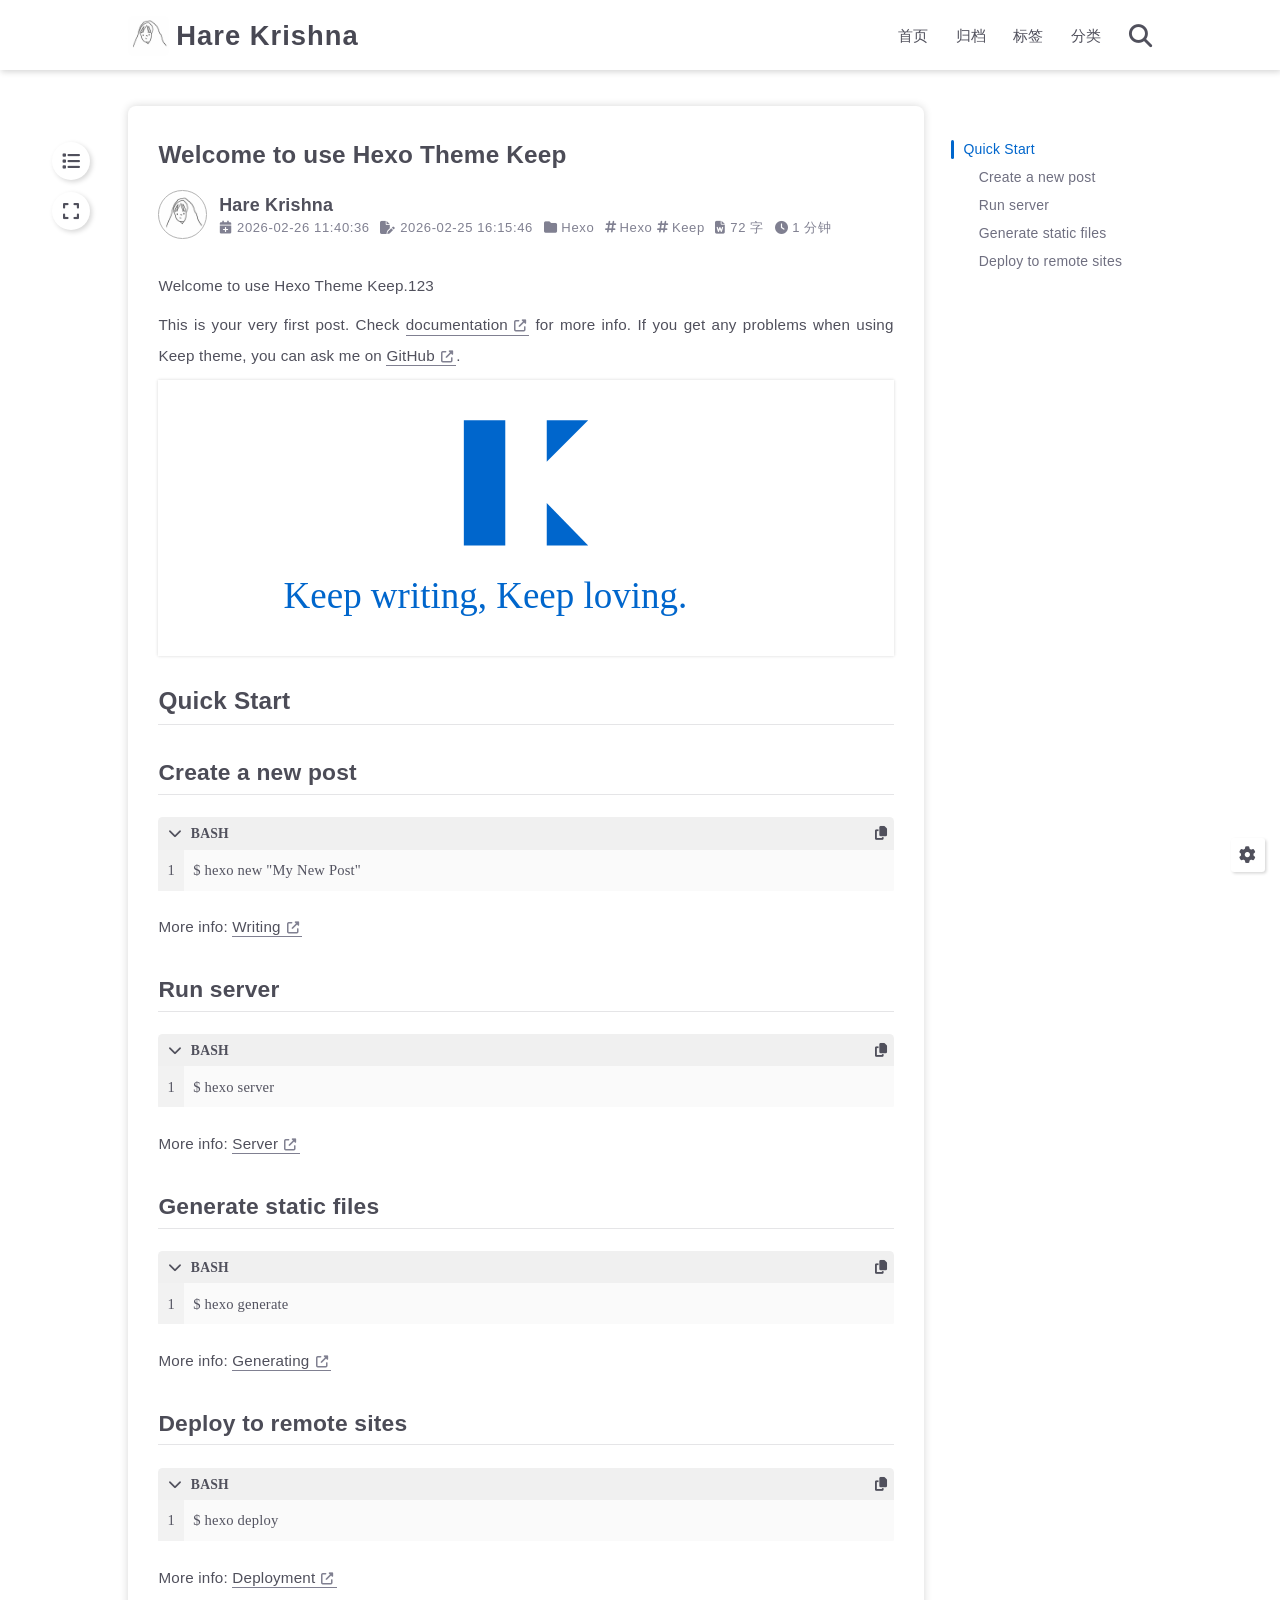
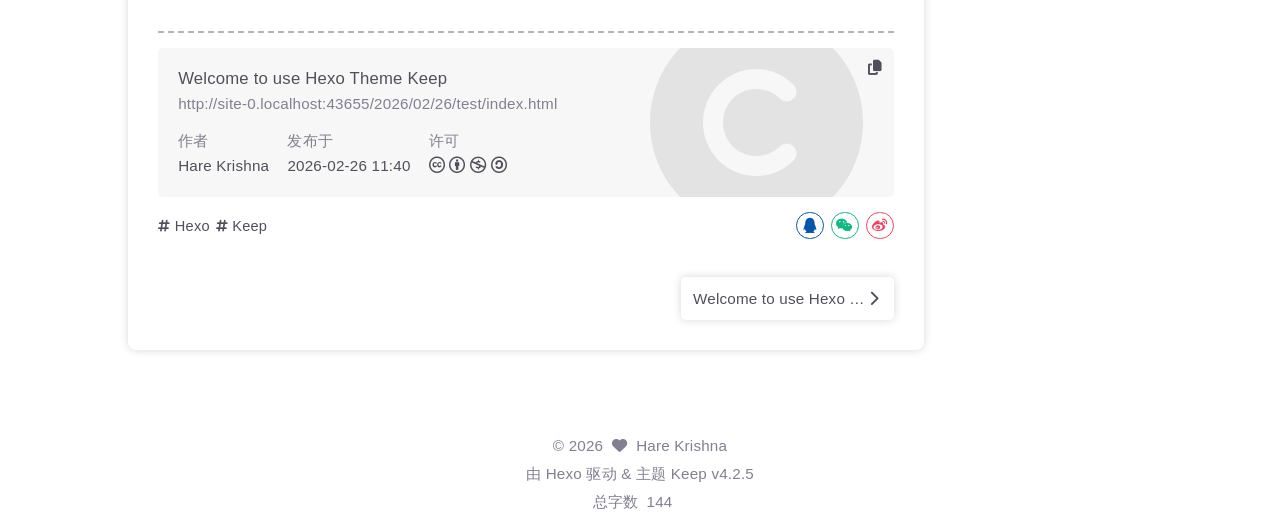
<file: 2026/02/26/test/index.html>
<!DOCTYPE html>
<html lang="zh-CN">
<head>
    <meta charset="utf-8">
    <meta name="viewport" content="width=device-width, initial-scale=1, maximum-scale=1">
    <meta name="keywords" content="Hexo Theme Keep">
    <meta name="description" content="Hexo Theme Keep">
    <meta name="author" content="Hare Krishna">
    
    <title>
        
            Welcome to use Hexo Theme Keep |
        
        Hare Krishna
    </title>
    
<link rel="stylesheet" href="/css/style.css">

    
        <link rel="shortcut icon" href="/images/avatar.jpeg">
    
    
<link rel="stylesheet" href="/font/css/fontawesome.min.css">

    
<link rel="stylesheet" href="/font/css/regular.min.css">

    
<link rel="stylesheet" href="/font/css/solid.min.css">

    
<link rel="stylesheet" href="/font/css/brands.min.css">

    
        
            
                
<link rel="stylesheet" href="/css/custom.css">

            
        
    
    <script class="keep-theme-configurations">
    const KEEP = window.KEEP || {}
    KEEP.hexo_config = {"hostname":"example.com","root":"/","language":"zh-CN","path":"search.json"}
    KEEP.theme_config = {"base_info":{"primary_color":"#0066cc","title":"Hare Krishna","author":"Hare Krishna","avatar":"/images/avatar.jpeg","logo":"/images/avatar.jpeg","favicon":"/images/avatar.jpeg"},"menu":{"首页":"/","归档":"/archives","标签":"/tags","分类":"/categories"},"first_screen":{"enable":true,"background_img":"/images/bg.jpg","background_img_dark":"/images/bg.jpg","description":"保持热爱，奔赴山海 || Keep your love, and go to the mountains and seas","hitokoto":false},"social_contact":{"enable":false,"links":{"github":null,"weixin":null,"qq":null,"weibo":null,"zhihu":null,"twitter":null,"x":null,"facebook":null,"email":null}},"scroll":{"progress_bar":true,"percent":false,"hide_header":true},"home":{"announcement":null,"category":true,"tag":true,"post_datetime":"updated"},"post":{"author_badge":{"enable":false,"level_badge":true,"custom_badge":["One","Two","Three"]},"word_count":{"wordcount":true,"min2read":true},"datetime_format":"YYYY-MM-DD HH:mm:ss","copyright_info":true,"share":true,"reward":{"enable":false,"img_link":null,"text":null}},"code_block":{"tools":{"enable":true,"style":"default"},"highlight_theme":"default"},"toc":{"enable":true,"number":false,"expand_all":true,"init_open":true,"layout":"right"},"website_count":{"busuanzi_count":{"enable":true,"site_uv":true,"site_pv":true,"page_pv":true}},"local_search":{"enable":true,"preload":true},"comment":{"enable":false,"use":"giscus","valine":{"appid":null,"appkey":null,"server_urls":null,"placeholder":null},"gitalk":{"github_id":null,"github_admins":null,"repository":null,"client_id":null,"client_secret":null,"proxy":null},"twikoo":{"env_id":null,"region":null,"version":"1.6.36"},"waline":{"server_url":null,"reaction":false,"version":"3.2.1"},"giscus":{"repo":null,"repo_id":null,"category":"Announcements","category_id":null,"reactions_enabled":false},"artalk":{"server":null},"disqus":{"shortname":null}},"rss":{"enable":false},"lazyload":{"enable":true},"cdn":{"enable":false,"provider":"cdnjs"},"pjax":{"enable":true},"footer":{"since":2026,"word_count":true,"site_deploy":{"enable":false,"provider":"github","url":null},"record":{"enable":false,"list":[{"code":null,"link":null}]}},"inject":{"enable":true,"css":["/css/custom.css"],"js":[null]},"root":"","source_data":{},"version":"4.2.5"}
    KEEP.language_ago = {"second":"%s 秒前","minute":"%s 分钟前","hour":"%s 小时前","day":"%s 天前","week":"%s 周前","month":"%s 个月前","year":"%s 年前"}
    KEEP.language_code_block = {"copy":"复制代码","copied":"已复制","fold":"折叠代码块","folded":"已折叠"}
    KEEP.language_copy_copyright = {"copy":"复制版权信息","copied":"已复制","title":"原文标题","author":"原文作者","link":"原文链接"}
  </script>
<meta name="generator" content="Hexo 7.3.0"></head>


<body>
<div class="progress-bar-container">
    
        <span class="scroll-progress-bar"></span>
    

    
        <span class="pjax-progress-bar"></span>
        <i class="pjax-progress-icon fas fa-circle-notch fa-spin"></i>
    
</div>



<main class="page-container border-box">
    <!-- home first screen  -->
    

    <!-- page content -->
    <div class="page-main-content border-box">
        <div class="page-main-content-top">
            
<header class="header-wrapper">

    <div class="border-box header-content">
        <div class="left flex-start border-box">
            
                <a class="logo-image border-box" href="/">
                    <img src="/images/avatar.jpeg">
                </a>
            
            <a class="site-name border-box" href="/">
               Hare Krishna
            </a>
        </div>

        <div class="right border-box">
            <div class="pc border-box">
                <ul class="menu-list border-box">
                    
                        
                        <li class="menu-item flex-start border-box">
                            <a class="menu-text-color border-box" href="/">
                                
                                首页
                                
                            </a>
                            
                        </li>
                    
                        
                        <li class="menu-item flex-start border-box">
                            <a class="menu-text-color border-box" href="/archives">
                                
                                归档
                                
                            </a>
                            
                        </li>
                    
                        
                        <li class="menu-item flex-start border-box">
                            <a class="menu-text-color border-box" href="/tags">
                                
                                标签
                                
                            </a>
                            
                        </li>
                    
                        
                        <li class="menu-item flex-start border-box">
                            <a class="menu-text-color border-box" href="/categories">
                                
                                分类
                                
                            </a>
                            
                        </li>
                    
                    
                        <li class="menu-item search search-popup-trigger">
                            <i class="menu-text-color fas search fa-search"></i>
                        </li>
                    
                </ul>
            </div>
            <div class="mobile border-box flex-start">
                
                    <div class="icon-item search search-popup-trigger"><i class="fas fa-search"></i></div>
                
                <div class="icon-item menu-bar">
                    <div class="menu-bar-middle"></div>
                </div>
            </div>
        </div>
    </div>

    <div class="header-drawer">
        <ul class="drawer-menu-list border-box">
            
                
                <li class="drawer-menu-item border-box not-sub-menu">
                    <label class="drawer-menu-label border-box">
                        <a class="drawer-menu-text-color left-side flex-start border-box" href="/">
                            
                            首页
                        </a>
                        
                    </label>
                    
                </li>
            
                
                <li class="drawer-menu-item border-box not-sub-menu">
                    <label class="drawer-menu-label border-box">
                        <a class="drawer-menu-text-color left-side flex-start border-box" href="/archives">
                            
                            归档
                        </a>
                        
                    </label>
                    
                </li>
            
                
                <li class="drawer-menu-item border-box not-sub-menu">
                    <label class="drawer-menu-label border-box">
                        <a class="drawer-menu-text-color left-side flex-start border-box" href="/tags">
                            
                            标签
                        </a>
                        
                    </label>
                    
                </li>
            
                
                <li class="drawer-menu-item border-box not-sub-menu">
                    <label class="drawer-menu-label border-box">
                        <a class="drawer-menu-text-color left-side flex-start border-box" href="/categories">
                            
                            分类
                        </a>
                        
                    </label>
                    
                </li>
            
        </ul>
    </div>

    <div class="window-mask"></div>

</header>


        </div>

        <div class="page-main-content-middle border-box">

            <div class="main-content border-box">
                

                    
<div class="fade-in-down-animation">
    <div class="post-page-container border-box">
        <div class="post-content-container border-box">
            

            <div class="post-content-bottom border-box">
                
                    <div class="post-title">
                        Welcome to use Hexo Theme Keep
                    </div>
                

                
                    <div class="post-header border-box">
                        
                            <div class="avatar-box border-box">
                                <img src="/images/avatar.jpeg">
                            </div>
                        
                        <div class="info-box">
                            <div class="author border-box">
                                <span class="name">Hare Krishna</span>
                                
                            </div>
                            <div class="meta-info border-box">
                                

<div class="post-meta-info-container border-box post">
    <div class="post-meta-info border-box">
        

        
            <span class="meta-info-item post-create-date">
                <i class="icon fa-solid fa-calendar-plus"></i>&nbsp;
                <span class="datetime">2026-02-26 11:40:36</span>
            </span>

            
                <span class="meta-info-item post-update-date">
                    <i class="icon fa-solid fa-file-pen"></i>&nbsp;
                    <span class="datetime" data-updated="Thu Feb 26 2026 00:15:46 GMT+0800">2026-02-26 00:15:46</span>
                </span>
            
        

        
            <span class="meta-info-item post-category border-box"><i class="icon fas fa-folder"></i>&nbsp;
                <ul class="post-category-ul">
                    
                            <li class="category-item"><a href="/categories/Hexo/">Hexo</a></li>
                        
                    
                </ul>
            </span>
        

        
            <span class="post-tag meta-info-item border-box">
                <ul class="post-tag-ul">
                    
                            <li class="tag-item"><span class="tag-separator"><i class="icon fas fa-hashtag"></i></span><a href="/tags/Hexo/">Hexo</a></li>
                        
                    
                            <li class="tag-item"><span class="tag-separator"><i class="icon fas fa-hashtag"></i></span><a href="/tags/Keep/">Keep</a></li>
                        
                    
                </ul>
            </span>
        

        
        
            <span class="meta-info-item post-wordcount">
                <i class="icon fas fa-file-word"></i>&nbsp;<span>72 字</span>
            </span>
        
        
            <span class="meta-info-item post-min2read">
                <i class="icon fas fa-clock"></i>&nbsp;<span>1 分钟</span>
            </span>
        
        
            <span class="meta-info-item post-pv">
                <i class="icon fas fa-eye"></i>&nbsp;<span id="busuanzi_value_page_pv"></span>
            </span>
        
    </div>

    
</div>

                            </div>
                        </div>
                    </div>
                

                <div class="post-content keep-markdown-body ">
                    

                    
                         <p>Welcome to use Hexo Theme Keep.123</p>
<p>This is your very first post. Check <a class="link"   target="_blank" rel="noopener" href="https://keep-docs.xpoet.cn/" >documentation<i class="fas fa-external-link-alt"></i></a> for more info. If you get any problems when using Keep theme, you can ask me on <a class="link"   target="_blank" rel="noopener" href="https://github.com/XPoet/hexo-theme-keep/issues" >GitHub<i class="fas fa-external-link-alt"></i></a>.</p>
<span id="more"></span>

<p><img  
                       lazyload
                       alt="image"
                       data-src="/images/keep-slogan.svg"
                        alt="keep-slogan"
                 ></p>
<h2 id="Quick-Start"><a href="#Quick-Start" class="headerlink" title="Quick Start"></a>Quick Start</h2><h3 id="Create-a-new-post"><a href="#Create-a-new-post" class="headerlink" title="Create a new post"></a>Create a new post</h3><figure class="highlight bash"><table><tr><td class="gutter"><pre><span class="line">1</span><br></pre></td><td class="code"><pre><span class="line">$ hexo new <span class="string">&quot;My New Post&quot;</span></span><br></pre></td></tr></table></figure>

<p>More info: <a class="link"   target="_blank" rel="noopener" href="https://hexo.io/docs/writing.html" >Writing<i class="fas fa-external-link-alt"></i></a></p>
<h3 id="Run-server"><a href="#Run-server" class="headerlink" title="Run server"></a>Run server</h3><figure class="highlight bash"><table><tr><td class="gutter"><pre><span class="line">1</span><br></pre></td><td class="code"><pre><span class="line">$ hexo server</span><br></pre></td></tr></table></figure>

<p>More info: <a class="link"   target="_blank" rel="noopener" href="https://hexo.io/docs/server.html" >Server<i class="fas fa-external-link-alt"></i></a></p>
<h3 id="Generate-static-files"><a href="#Generate-static-files" class="headerlink" title="Generate static files"></a>Generate static files</h3><figure class="highlight bash"><table><tr><td class="gutter"><pre><span class="line">1</span><br></pre></td><td class="code"><pre><span class="line">$ hexo generate</span><br></pre></td></tr></table></figure>

<p>More info: <a class="link"   target="_blank" rel="noopener" href="https://hexo.io/docs/generating.html" >Generating<i class="fas fa-external-link-alt"></i></a></p>
<h3 id="Deploy-to-remote-sites"><a href="#Deploy-to-remote-sites" class="headerlink" title="Deploy to remote sites"></a>Deploy to remote sites</h3><figure class="highlight bash"><table><tr><td class="gutter"><pre><span class="line">1</span><br></pre></td><td class="code"><pre><span class="line">$ hexo deploy</span><br></pre></td></tr></table></figure>

<p>More info: <a class="link"   target="_blank" rel="noopener" href="https://hexo.io/docs/one-command-deployment.html" >Deployment<i class="fas fa-external-link-alt"></i></a></p>

                    
                </div>

                
                        
<div class="post-copyright-info-container border-box">
    <div class="copyright-info-content border-box">
        <div class="copyright-info-top border-box">
            <div class="copyright-post-title border-box text-ellipsis">
                Welcome to use Hexo Theme Keep
            </div>

            <div class="copyright-post-link border-box text-ellipsis">
                2026/02/26/test/
            </div>
        </div>

        <div class="copyright-info-bottom border-box">
            <div class="copyright-post-author bottom-item">
                <div class="type">
                    作者
                </div>
                <div class="content">Hare Krishna</div>
            </div>

            <div class="post-time bottom-item">
                <div class="type">
                    发布于
                </div>
                <div class="content">2026-02-26 11:40</div>
            </div>


            <div class="post-license bottom-item">
                <div class="type">
                    许可
                </div>
                <div class="content tooltip" data-tooltip-content="CC BY-NC-SA 4.0">
                    <a href="https://creativecommons.org/licenses/by-nc-sa/4.0/deed.zh-hans" target="_blank">
                        
                            <i class="fa-brands fa-creative-commons"></i>
                            <i class="fa-brands fa-creative-commons-by"></i>
                            <i class="fa-brands fa-creative-commons-nc"></i>
                            <i class="fa-brands fa-creative-commons-sa"></i>
                        
                    </a>
                </div>
            </div>
        </div>

        <i class="copyright-bg fa-solid fa-copyright"></i>
    </div>
    <div class="copy-copyright-info flex-center tooltip" data-tooltip-content="复制版权信息" data-tooltip-offset-y="-2px">
        <i class="fa-solid fa-copy"></i>
    </div>
</div>

                

                <div class="post-bottom-tags-and-share border-box">
                    <div>
                        
                            <ul class="post-tags-box border-box">
                                
                                    <li class="tag-item border-box">
                                        <i class="icon fas fa-hashtag"></i>&nbsp;<a href="/tags/Hexo/">Hexo</a>
                                    </li>
                                
                                    <li class="tag-item border-box">
                                        <i class="icon fas fa-hashtag"></i>&nbsp;<a href="/tags/Keep/">Keep</a>
                                    </li>
                                
                            </ul>
                        
                    </div>
                    <div>
                        
                            <div class="post-share-container border-box">
    <ul class="share-list-wrap border-box">
        <li class="qq share-item border-box flex-center tooltip"
            data-tooltip-content="分享到 QQ"
        >
            <i class="fa-brands fa-qq"></i>
        </li>
        <li class="wechat share-item border-box flex-center tooltip tooltip-img"
            data-tooltip-content="分享到微信"
            data-tooltip-img-tip="微信扫一扫"
            data-tooltip-img-style="background-color: #fff; top: -10px; padding: 0.6rem 0.6rem 0.1rem 0.6rem;"
        >
            <i class="fa-brands fa-weixin"></i>
        </li>
        <li class="weibo share-item border-box flex-center tooltip"
            data-tooltip-content="分享到微博"
        >
            <i class="fa-brands fa-weibo"></i>
        </li>
    </ul>
</div>

                        
                    </div>
                </div>

                

                
                    <div class="post-nav border-box">
                        
                        
                            <div class="next-post">
                                <a class="next"
                                   rel="next"
                                   href="/2022/10/25/welcome-to-use-hexo-theme-keep/"
                                   title="Welcome to use Hexo Theme Keep"
                                >
                                    <span class="title flex-center">
                                        <span class="post-nav-title-item text-ellipsis">Welcome to use Hexo Theme Keep</span>
                                        <span class="post-nav-item">下一篇</span>
                                    </span>
                                    <span class="right arrow-icon flex-center">
                                        <i class="fas fa-chevron-right"></i>
                                    </span>
                                </a>
                            </div>
                        
                    </div>
                

                
                    






                
            </div>
        </div>

        
            <div class="pc-post-toc right-toc">
                <div class="post-toc-wrap border-box">
    <div class="post-toc border-box">
        <ol class="nav"><li class="nav-item nav-level-2"><a class="nav-link" href="#Quick-Start"><span class="nav-text">Quick Start</span></a><ol class="nav-child"><li class="nav-item nav-level-3"><a class="nav-link" href="#Create-a-new-post"><span class="nav-text">Create a new post</span></a></li><li class="nav-item nav-level-3"><a class="nav-link" href="#Run-server"><span class="nav-text">Run server</span></a></li><li class="nav-item nav-level-3"><a class="nav-link" href="#Generate-static-files"><span class="nav-text">Generate static files</span></a></li><li class="nav-item nav-level-3"><a class="nav-link" href="#Deploy-to-remote-sites"><span class="nav-text">Deploy to remote sites</span></a></li></ol></li></ol>
    </div>
</div>

            </div>
        
    </div>
</div>


                
            </div>
        </div>

        <div class="page-main-content-bottom border-box">
            
<footer class="footer border-box">
    <div class="copyright-info info-item">
    &copy;&nbsp;2026
    
            &nbsp;<i class="fas fa-heart icon-animate"></i>&nbsp;&nbsp;<a href="/">Hare Krishna</a>
        
    </div>

    <div class="theme-info info-item">
        由&nbsp;<a target="_blank" href="https://hexo.io">Hexo</a>&nbsp;驱动&nbsp;&&nbsp;主题&nbsp;<a class="keep-version" target="_blank" href="https://github.com/XPoet/hexo-theme-keep">Keep</a>
    </div>

    

    
        <div class="count-info info-item">
            
                <span class="count-item border-box word">
                    <span class="item-type border-box">总字数</span>
                    <span class="item-value border-box word">144</span>
                </span>
            

            
                <span class="count-item border-box uv">
                    <span class="item-type border-box">访客数</span>
                    <span class="item-value border-box uv" id="busuanzi_value_site_uv"></span>
                </span>
            

            
                <span class="count-item border-box pv">
                    <span class="item-type border-box">访问量</span>
                    <span class="item-value border-box pv" id="busuanzi_value_site_pv"></span>
                </span>
            
        </div>
    

    
</footer>

        </div>
    </div>

    <!-- post tools -->
    
        <div class="post-tools right-toc">
            <div class="post-tools-container border-box">
    <ul class="post-tools-list border-box">
        <!-- PC encrypt again -->
        

        <!-- PC TOC show toggle -->
        
            <li class="tools-item flex-center toggle-show-toc">
                <i class="fas fa-list"></i>
            </li>
        

        <!-- PC go comment -->
        

        <!-- PC full screen -->
        <li class="tools-item flex-center full-screen">
            <i class="fa-solid fa-expand"></i>
        </li>
    </ul>
</div>

        </div>
    

    <!-- side tools -->
    <div class="side-tools">
        <div class="side-tools-container border-box ">
    <ul class="side-tools-list side-tools-show-handle border-box">
        <li class="tools-item tool-font-adjust-plus flex-center">
            <i class="fas fa-search-plus"></i>
        </li>

        <li class="tools-item tool-font-adjust-minus flex-center">
            <i class="fas fa-search-minus"></i>
        </li>

        <!-- toggle mode -->
        
            <li class="tools-item tool-toggle-theme-mode flex-center">
                <i class="fas fa-moon"></i>
            </li>
        

        <!-- rss -->
        

        <!-- to bottom -->
        <li class="tools-item tool-scroll-to-bottom flex-center">
            <i class="fas fa-arrow-down"></i>
        </li>
    </ul>

    <ul class="exposed-tools-list border-box">
        
            <li class="tools-item toggle-show-toc-tablet flex-center">
                <i class="fas fa-list"></i>
            </li>
        

        

        <li class="tools-item tool-toggle-show flex-center">
            <i class="fas fa-cog fa-spin"></i>
        </li>

        <li class="tools-item tool-scroll-to-top flex-center show-arrow">
            <i class="arrow fas fa-arrow-up"></i>
            <span class="percent"></span>
        </li>
    </ul>
</div>

    </div>

    <!-- image mask -->
    <div class="zoom-in-image-mask">
    <img class="zoom-in-image">
</div>


    <!-- local search -->
    
        <div class="search-pop-overlay">
    <div class="popup search-popup">
        <div class="search-header">
          <span class="search-input-field-pre">
            <i class="fas fa-keyboard"></i>
          </span>
            <div class="search-input-container">
                <input autocomplete="off"
                       autocorrect="off"
                       autocapitalize="off"
                       placeholder="搜索..."
                       spellcheck="false"
                       type="search"
                       class="search-input"
                >
            </div>
            <span class="close-popup-btn">
                <i class="fas fa-times"></i>
            </span>
        </div>
        <div id="search-result">
            <div id="no-result">
                <i class="fas fa-spinner fa-pulse fa-5x fa-fw"></i>
            </div>
        </div>
    </div>
</div>

    

    <!-- tablet toc -->
    
        <div class="tablet-post-toc-mask">
            <div class="tablet-post-toc">
                <div class="post-toc-wrap border-box">
    <div class="post-toc border-box">
        <ol class="nav"><li class="nav-item nav-level-2"><a class="nav-link" href="#Quick-Start"><span class="nav-text">Quick Start</span></a><ol class="nav-child"><li class="nav-item nav-level-3"><a class="nav-link" href="#Create-a-new-post"><span class="nav-text">Create a new post</span></a></li><li class="nav-item nav-level-3"><a class="nav-link" href="#Run-server"><span class="nav-text">Run server</span></a></li><li class="nav-item nav-level-3"><a class="nav-link" href="#Generate-static-files"><span class="nav-text">Generate static files</span></a></li><li class="nav-item nav-level-3"><a class="nav-link" href="#Deploy-to-remote-sites"><span class="nav-text">Deploy to remote sites</span></a></li></ol></li></ol>
    </div>
</div>

            </div>
        </div>
    
</main>





<!-- common js -->

<script src="/js/utils.js"></script>

<script src="/js/header-shrink.js"></script>

<script src="/js/back2top.js"></script>

<script src="/js/toggle-theme.js"></script>

<script src="/js/code-block.js"></script>

<script src="/js/main.js"></script>

<script src="/js/libs/anime.min.js"></script>


<!-- local search -->

    
<script src="/js/local-search.js"></script>



<!-- lazyload -->

    
<script src="/js/lazyload.js"></script>



<div class="pjax">
    <!-- home page -->
    

    <!-- post page -->
    
        <!-- post-helper -->
        
<script src="/js/post/post-helper.js"></script>


        <!-- toc -->
        
            
<script src="/js/post/toc.js"></script>

        

        <!-- copyright-info -->
        
            
<script src="/js/post/copyright-info.js"></script>

        

        <!-- share -->
        
            
<script src="/js/post/share.js"></script>

        
    

    <!-- categories page -->
    

    <!-- links page -->
    

    <!-- photos page -->
    

    <!-- tools page -->
    
</div>

<!-- mermaid -->


<!-- pjax -->

    
<script src="/js/libs/pjax.min.js"></script>

<script>
    window.addEventListener('DOMContentLoaded', () => {
        window.pjax = new Pjax({
            selectors: [
                'head title',
                '.page-container',
                '.pjax'
            ],
            history: true,
            debug: false,
            cacheBust: false,
            timeout: 0,
            analytics: false,
            currentUrlFullReload: false,
            scrollRestoration: false,
        });

        document.addEventListener('pjax:send', () => {
            KEEP.utils.pjaxProgressBarStart()
        });

        document.addEventListener('pjax:complete', () => {
            KEEP.utils.pjaxProgressBarEnd()
            window.pjax.executeScripts(document.querySelectorAll('script[data-pjax], .pjax script'))
            KEEP.initExecute()
        });
    });
</script>




    
        
    

</body>
</html>
</file>
<file: css/style.css>
:root {
  --base-font-size: 15.2px;
  --base-line-height: 22px;
  --base-font-weight: 400;
  --base-font-family: Optima-Regular, Optima, PingFang SC, Microsoft YaHei, sans-serif;
  --page-content-width: 80%;
  --page-content-width-tablet: 88%;
  --page-content-width-mobile: 90%;
  --page-content-max-width: 960px;
  --page-content-max-width-2: calc(var(--page-content-max-width) * 1.2);
  --component-gap: 36px;
  --box-border-radius: 8px;
  --header-height: 70px;
  --header-shrink-height: calc(var(--header-height) * 0.72);
  --header-backdrop-filter-blur: 4px;
  --header-scroll-progress-bar-height: 2px;
  --header-title-font-family: var(--base-font-family);
  --header-title-font-size: 1.8rem;
  --header-menu-icon: inline-flex;
  --first-screen-display: block;
  --first-screen-font-family: var(--base-font-family);
  --first-screen-font-size: 2rem;
  --first-screen-font-color-light: #50505c;
  --first-screen-font-color-dark: #adbac5;
  --first-screen-font-offset: 0;
  --first-screen-icon-size: 1.8rem;
  --first-screen-icon-color-light: #50505c;
  --first-screen-icon-color-dark: #adbac5;
  --first-screen-header-font-color-light: #50505c;
  --first-screen-header-font-color-dark: #adbac5;
  --home-post-hover-scale: 1;
  --post-title-align: left;
  --post-author-avatar: block;
  --post-author-name: flex;
  --post-create-datetime: flex;
  --post-update-datetime: flex;
  --post-img-align: 0 auto 0 0;
}
.fade-in-down-animation {
  animation-name: fade-in-down;
  animation-duration: 1s;
  animation-fill-mode: both;
}
.title-hover-animation {
  position: relative;
  display: inline-block;
  color: var(--text-color-2);
  line-height: 1.3;
  vertical-align: top;
  border-bottom: none;
}
.title-hover-animation::before {
  position: absolute;
  bottom: -4px;
  left: 0;
  width: 100%;
  height: 2px;
  background-color: var(--text-color-2);
  transform: scaleX(0);
  visibility: hidden;
  content: "";
  transition-delay: 0s, 0s, 0s, 0s, 0s, 0s;
  transition-timing-function: ease, ease, ease, ease, ease-in-out, ease-in-out;
  transition-duration: 0.2s, 0.2s, 0.2s, 0.2s, 0.2s, 0.2s;
  transition-property: color, background, box-shadow, border-color, visibility, transform;
}
.title-hover-animation:hover::before {
  transform: scaleX(1);
  visibility: visible;
}
@-moz-keyframes fade-in-down {
  0% {
    transform: translateY(-50px);
    opacity: 0;
  }
  100% {
    transform: translateY(0);
    opacity: 1;
  }
}
@-webkit-keyframes fade-in-down {
  0% {
    transform: translateY(-50px);
    opacity: 0;
  }
  100% {
    transform: translateY(0);
    opacity: 1;
  }
}
@-o-keyframes fade-in-down {
  0% {
    transform: translateY(-50px);
    opacity: 0;
  }
  100% {
    transform: translateY(0);
    opacity: 1;
  }
}
@keyframes fade-in-down {
  0% {
    transform: translateY(-50px);
    opacity: 0;
  }
  100% {
    transform: translateY(0);
    opacity: 1;
  }
}
@-moz-keyframes heartbeat-animate {
  0%, 100% {
    transform: scale(1);
  }
  10%, 30% {
    transform: scale(0.88);
  }
  20%, 40%, 60%, 80% {
    transform: scale(1.08);
  }
  50%, 70% {
    transform: scale(1.08);
  }
}
@-webkit-keyframes heartbeat-animate {
  0%, 100% {
    transform: scale(1);
  }
  10%, 30% {
    transform: scale(0.88);
  }
  20%, 40%, 60%, 80% {
    transform: scale(1.08);
  }
  50%, 70% {
    transform: scale(1.08);
  }
}
@-o-keyframes heartbeat-animate {
  0%, 100% {
    transform: scale(1);
  }
  10%, 30% {
    transform: scale(0.88);
  }
  20%, 40%, 60%, 80% {
    transform: scale(1.08);
  }
  50%, 70% {
    transform: scale(1.08);
  }
}
@keyframes heartbeat-animate {
  0%, 100% {
    transform: scale(1);
  }
  10%, 30% {
    transform: scale(0.88);
  }
  20%, 40%, 60%, 80% {
    transform: scale(1.08);
  }
  50%, 70% {
    transform: scale(1.08);
  }
}
@-moz-keyframes img-loading-animation {
  to {
    transform: rotate(1turn);
  }
}
@-webkit-keyframes img-loading-animation {
  to {
    transform: rotate(1turn);
  }
}
@-o-keyframes img-loading-animation {
  to {
    transform: rotate(1turn);
  }
}
@keyframes img-loading-animation {
  to {
    transform: rotate(1turn);
  }
}
@-moz-keyframes blink-caret {
  from, to {
    opacity: 0;
  }
  50% {
    opacity: 1;
  }
}
@-webkit-keyframes blink-caret {
  from, to {
    opacity: 0;
  }
  50% {
    opacity: 1;
  }
}
@-o-keyframes blink-caret {
  from, to {
    opacity: 0;
  }
  50% {
    opacity: 1;
  }
}
@keyframes blink-caret {
  from, to {
    opacity: 0;
  }
  50% {
    opacity: 1;
  }
}
@-moz-keyframes shake {
  0% {
    transform: rotate(-5deg);
  }
  25% {
    transform: rotate(5deg);
  }
  50% {
    transform: rotate(-5deg);
  }
  75% {
    transform: rotate(5deg);
  }
  100% {
    transform: rotate(-5deg);
  }
}
@-webkit-keyframes shake {
  0% {
    transform: rotate(-5deg);
  }
  25% {
    transform: rotate(5deg);
  }
  50% {
    transform: rotate(-5deg);
  }
  75% {
    transform: rotate(5deg);
  }
  100% {
    transform: rotate(-5deg);
  }
}
@-o-keyframes shake {
  0% {
    transform: rotate(-5deg);
  }
  25% {
    transform: rotate(5deg);
  }
  50% {
    transform: rotate(-5deg);
  }
  75% {
    transform: rotate(5deg);
  }
  100% {
    transform: rotate(-5deg);
  }
}
@keyframes shake {
  0% {
    transform: rotate(-5deg);
  }
  25% {
    transform: rotate(5deg);
  }
  50% {
    transform: rotate(-5deg);
  }
  75% {
    transform: rotate(5deg);
  }
  100% {
    transform: rotate(-5deg);
  }
}
:root {
  --primary-color: #06c;
  --primary-color-light-1: #0075eb;
  --primary-color-light-2: #0a85ff;
  --primary-color-dark-1: #005cb8;
  --primary-color-dark-2: #0052a3;
  --background-color-1: #fff;
  --background-color-1-transparent: rgba(255,255,255,0.6);
  --background-color-2: #f7f7f7;
  --background-color-3: #f0f0f0;
  --content-background-color: #fff;
  --text-color-1: #484853;
  --text-color-2: #4c4c57;
  --text-color-3: #50505c;
  --text-color-4: #808091;
  --text-color-5: #b7b7c0;
  --text-color-6: #ededef;
  --toc-text-color: #6f6f80;
  --badge-color: #f0f0f0;
  --badge-background-color: #9393a1;
  --border-color: #b3b3b3;
  --selection-color: #0075eb;
  --shadow-color: rgba(0,0,0,0.16);
  --shadow-hover-color: rgba(0,0,0,0.22);
  --scrollbar-color: #686877;
  --scrollbar-background-color: #e6e6e6;
  --toc-scrollbar-color: rgba(80,80,92,0.1);
  --copyright-icon-bg-color: rgba(80,80,92,0.12);
  --avatar-background-color: #005cb8;
  --header-transparent-background-1: rgba(255,255,255,0.28);
  --header-transparent-background-2: rgba(255,255,255,0.4);
  --pjax-progress-bar-color: linear-gradient(45deg, #f10006, #ef5b00, #e59c01, #19ca05, #00cab5, #0264c8, #c303c3);
  --post-h-bottom-border-color: rgba(80,80,92,0.15);
  --keep-info-color: rgba(117,117,122,0.8);
  --keep-info-background-color: rgba(117,117,122,0.1);
  --keep-info-border-color: rgba(117,117,122,0.6);
  --keep-primary-color: #0458ab;
  --keep-primary-background-color: rgba(4,88,171,0.1);
  --keep-primary-border-color: rgba(4,88,171,0.6);
  --keep-warning-color: #b78d0f;
  --keep-warning-background-color: rgba(183,141,15,0.1);
  --keep-warning-border-color: rgba(183,141,15,0.6);
  --keep-success-color: #10b981;
  --keep-success-background-color: rgba(16,185,129,0.1);
  --keep-success-border-color: rgba(16,185,129,0.6);
  --keep-danger-color: #f43f5e;
  --keep-danger-background-color: rgba(244,63,94,0.1);
  --keep-danger-border-color: rgba(244,63,94,0.6);
}
@media (prefers-color-scheme: light) {
  :root {
    --primary-color: #06c;
    --primary-color-light-1: #0075eb;
    --primary-color-light-2: #0a85ff;
    --primary-color-dark-1: #005cb8;
    --primary-color-dark-2: #0052a3;
    --background-color-1: #fff;
    --background-color-1-transparent: rgba(255,255,255,0.6);
    --background-color-2: #f7f7f7;
    --background-color-3: #f0f0f0;
    --content-background-color: #fff;
    --text-color-1: #484853;
    --text-color-2: #4c4c57;
    --text-color-3: #50505c;
    --text-color-4: #808091;
    --text-color-5: #b7b7c0;
    --text-color-6: #ededef;
    --toc-text-color: #6f6f80;
    --badge-color: #f0f0f0;
    --badge-background-color: #9393a1;
    --border-color: #b3b3b3;
    --selection-color: #0075eb;
    --shadow-color: rgba(0,0,0,0.16);
    --shadow-hover-color: rgba(0,0,0,0.22);
    --scrollbar-color: #686877;
    --scrollbar-background-color: #e6e6e6;
    --toc-scrollbar-color: rgba(80,80,92,0.1);
    --copyright-icon-bg-color: rgba(80,80,92,0.12);
    --avatar-background-color: #005cb8;
    --header-transparent-background-1: rgba(255,255,255,0.28);
    --header-transparent-background-2: rgba(255,255,255,0.4);
    --pjax-progress-bar-color: linear-gradient(45deg, #f10006, #ef5b00, #e59c01, #19ca05, #00cab5, #0264c8, #c303c3);
    --post-h-bottom-border-color: rgba(80,80,92,0.15);
    --keep-info-color: rgba(117,117,122,0.8);
    --keep-info-background-color: rgba(117,117,122,0.1);
    --keep-info-border-color: rgba(117,117,122,0.6);
    --keep-primary-color: #0458ab;
    --keep-primary-background-color: rgba(4,88,171,0.1);
    --keep-primary-border-color: rgba(4,88,171,0.6);
    --keep-warning-color: #b78d0f;
    --keep-warning-background-color: rgba(183,141,15,0.1);
    --keep-warning-border-color: rgba(183,141,15,0.6);
    --keep-success-color: #10b981;
    --keep-success-background-color: rgba(16,185,129,0.1);
    --keep-success-border-color: rgba(16,185,129,0.6);
    --keep-danger-color: #f43f5e;
    --keep-danger-background-color: rgba(244,63,94,0.1);
    --keep-danger-border-color: rgba(244,63,94,0.6);
  }
}
@media (prefers-color-scheme: dark) {
  :root {
    --primary-color: #06c;
    --primary-color-light-1: #0075eb;
    --primary-color-light-2: #0a85ff;
    --primary-color-dark-1: #005cb8;
    --primary-color-dark-2: #0052a3;
    --background-color-1: #22272e;
    --background-color-1-transparent: rgba(34,39,46,0.6);
    --background-color-2: #292f38;
    --background-color-3: #313842;
    --content-background-color: #21262d;
    --text-color-1: #b7c2cc;
    --text-color-2: #b2bec8;
    --text-color-3: #adbac5;
    --text-color-4: #6c8397;
    --text-color-5: #4d5e6c;
    --text-color-6: #2e3841;
    --toc-text-color: #8296a6;
    --badge-color: #343c47;
    --badge-background-color: #ced6dc;
    --border-color: #596678;
    --selection-color: #005ebc;
    --shadow-color: rgba(120,120,120,0.18);
    --shadow-hover-color: rgba(120,120,120,0.24);
    --scrollbar-color: #505b6c;
    --scrollbar-background-color: #1d2127;
    --toc-scrollbar-color: rgba(173,186,197,0.1);
    --copyright-icon-bg-color: rgba(173,186,197,0.12);
    --avatar-background-color: #004a93;
    --header-transparent-background-1: rgba(34,39,46,0.28);
    --header-transparent-background-2: rgba(34,39,46,0.4);
    --pjax-progress-bar-color: linear-gradient(45deg, #ea404a, #ea722f, #e9a71f, #67e559, #18ecec, #1b85f1, #ee1dee);
    --post-h-bottom-border-color: rgba(173,186,197,0.15);
    --keep-info-color: #9999a2;
    --keep-info-background-color: rgba(153,153,162,0.1);
    --keep-info-border-color: rgba(153,153,162,0.5);
    --keep-primary-color: #268bef;
    --keep-primary-background-color: rgba(38,139,239,0.1);
    --keep-primary-border-color: rgba(38,139,239,0.6);
    --keep-warning-color: #ecc34d;
    --keep-warning-background-color: rgba(236,195,77,0.1);
    --keep-warning-border-color: rgba(236,195,77,0.6);
    --keep-success-color: #10b981;
    --keep-success-background-color: rgba(16,185,129,0.1);
    --keep-success-border-color: rgba(16,185,129,0.6);
    --keep-danger-color: #f43f5e;
    --keep-danger-background-color: rgba(244,63,94,0.1);
    --keep-danger-border-color: rgba(244,63,94,0.6);
  }
}
.light-mode {
  --primary-color: #06c;
  --primary-color-light-1: #0075eb;
  --primary-color-light-2: #0a85ff;
  --primary-color-dark-1: #005cb8;
  --primary-color-dark-2: #0052a3;
  --background-color-1: #fff;
  --background-color-1-transparent: rgba(255,255,255,0.6);
  --background-color-2: #f7f7f7;
  --background-color-3: #f0f0f0;
  --content-background-color: #fff;
  --text-color-1: #484853;
  --text-color-2: #4c4c57;
  --text-color-3: #50505c;
  --text-color-4: #808091;
  --text-color-5: #b7b7c0;
  --text-color-6: #ededef;
  --toc-text-color: #6f6f80;
  --badge-color: #f0f0f0;
  --badge-background-color: #9393a1;
  --border-color: #b3b3b3;
  --selection-color: #0075eb;
  --shadow-color: rgba(0,0,0,0.16);
  --shadow-hover-color: rgba(0,0,0,0.22);
  --scrollbar-color: #686877;
  --scrollbar-background-color: #e6e6e6;
  --toc-scrollbar-color: rgba(80,80,92,0.1);
  --copyright-icon-bg-color: rgba(80,80,92,0.12);
  --avatar-background-color: #005cb8;
  --header-transparent-background-1: rgba(255,255,255,0.28);
  --header-transparent-background-2: rgba(255,255,255,0.4);
  --pjax-progress-bar-color: linear-gradient(45deg, #f10006, #ef5b00, #e59c01, #19ca05, #00cab5, #0264c8, #c303c3);
  --post-h-bottom-border-color: rgba(80,80,92,0.15);
  --keep-info-color: rgba(117,117,122,0.8);
  --keep-info-background-color: rgba(117,117,122,0.1);
  --keep-info-border-color: rgba(117,117,122,0.6);
  --keep-primary-color: #0458ab;
  --keep-primary-background-color: rgba(4,88,171,0.1);
  --keep-primary-border-color: rgba(4,88,171,0.6);
  --keep-warning-color: #b78d0f;
  --keep-warning-background-color: rgba(183,141,15,0.1);
  --keep-warning-border-color: rgba(183,141,15,0.6);
  --keep-success-color: #10b981;
  --keep-success-background-color: rgba(16,185,129,0.1);
  --keep-success-border-color: rgba(16,185,129,0.6);
  --keep-danger-color: #f43f5e;
  --keep-danger-background-color: rgba(244,63,94,0.1);
  --keep-danger-border-color: rgba(244,63,94,0.6);
}
.dark-mode {
  --primary-color: #06c;
  --primary-color-light-1: #0075eb;
  --primary-color-light-2: #0a85ff;
  --primary-color-dark-1: #005cb8;
  --primary-color-dark-2: #0052a3;
  --background-color-1: #22272e;
  --background-color-1-transparent: rgba(34,39,46,0.6);
  --background-color-2: #292f38;
  --background-color-3: #313842;
  --content-background-color: #21262d;
  --text-color-1: #b7c2cc;
  --text-color-2: #b2bec8;
  --text-color-3: #adbac5;
  --text-color-4: #6c8397;
  --text-color-5: #4d5e6c;
  --text-color-6: #2e3841;
  --toc-text-color: #8296a6;
  --badge-color: #343c47;
  --badge-background-color: #ced6dc;
  --border-color: #596678;
  --selection-color: #005ebc;
  --shadow-color: rgba(120,120,120,0.18);
  --shadow-hover-color: rgba(120,120,120,0.24);
  --scrollbar-color: #505b6c;
  --scrollbar-background-color: #1d2127;
  --toc-scrollbar-color: rgba(173,186,197,0.1);
  --copyright-icon-bg-color: rgba(173,186,197,0.12);
  --avatar-background-color: #004a93;
  --header-transparent-background-1: rgba(34,39,46,0.28);
  --header-transparent-background-2: rgba(34,39,46,0.4);
  --pjax-progress-bar-color: linear-gradient(45deg, #ea404a, #ea722f, #e9a71f, #67e559, #18ecec, #1b85f1, #ee1dee);
  --post-h-bottom-border-color: rgba(173,186,197,0.15);
  --keep-info-color: #9999a2;
  --keep-info-background-color: rgba(153,153,162,0.1);
  --keep-info-border-color: rgba(153,153,162,0.5);
  --keep-primary-color: #268bef;
  --keep-primary-background-color: rgba(38,139,239,0.1);
  --keep-primary-border-color: rgba(38,139,239,0.6);
  --keep-warning-color: #ecc34d;
  --keep-warning-background-color: rgba(236,195,77,0.1);
  --keep-warning-border-color: rgba(236,195,77,0.6);
  --keep-success-color: #10b981;
  --keep-success-background-color: rgba(16,185,129,0.1);
  --keep-success-border-color: rgba(16,185,129,0.6);
  --keep-danger-color: #f43f5e;
  --keep-danger-background-color: rgba(244,63,94,0.1);
  --keep-danger-border-color: rgba(244,63,94,0.6);
}
* {
  transition-delay: 0s, 0s, 0s, 0s;
  transition-timing-function: ease, ease, ease, ease;
  transition-duration: 0.2s, 0.2s, 0.2s, 0.2s;
  transition-property: color, background, box-shadow, border-color;
}
*::-webkit-scrollbar {
  width: 0.4rem;
  height: 0.32rem;
  transition: all 0.2s ease;
}
*::-webkit-scrollbar-thumb {
  background: var(--scrollbar-color);
  border-radius: 0.2rem;
}
*::-webkit-scrollbar-track {
  background: var(--scrollbar-background-color);
}
html,
body {
  position: relative;
  width: 100%;
  height: 100%;
  margin: 0;
  padding: 0;
  color: var(--text-color-3);
  font-weight: var(--base-font-weight);
  font-size: var(--base-font-size);
  font-family: var(--base-font-family);
  line-height: var(--base-line-height);
  letter-spacing: 0.2px;
  background: var(--background-color-1);
}
html::-webkit-scrollbar,
body::-webkit-scrollbar {
  width: 0.56rem;
  height: 0.56rem;
}
@media (max-width: 800px) {
  html,
  body {
    font-size: calc(var(--base-font-size) * 0.95) !important;
    line-height: calc(var(--base-line-height) * 0.95) !important;
  }
  html::-webkit-scrollbar,
  body::-webkit-scrollbar {
    width: 0.42rem;
    height: 0.42rem;
  }
}
@media (max-width: 500px) {
  html,
  body {
    font-size: calc(var(--base-font-size) * 0.9) !important;
    line-height: calc(var(--base-line-height) * 0.9) !important;
  }
}
::selection {
  color: #fff;
  background: var(--selection-color);
}
ul,
ol,
li {
  margin: 0;
  padding: 0;
  list-style: none;
}
a {
  color: var(--text-color-3);
  text-decoration: none;
}
a i,
a span {
  color: var(--text-color-3);
}
a:hover,
a:active {
  color: var(--primary-color);
  text-decoration: none !important;
}
a:hover i,
a:active i,
a:hover span,
a:active span {
  color: var(--primary-color);
}
.dark-mode img {
  filter: brightness(0.9);
}
.dark-mode img:hover {
  filter: brightness(1);
}
img[lazyload] {
  position: relative;
  box-sizing: border-box;
  width: 8rem;
  height: 8rem;
  box-shadow: none !important;
  cursor: not-allowed;
  pointer-events: none;
}
img[lazyload]::before {
  position: absolute;
  top: 0;
  left: 0;
  display: block;
  width: 100%;
  height: 100%;
  background: var(--background-color-1);
  content: '';
  transition-delay: 0s, 0s, 0s, 0s, 0s;
  transition-timing-function: ease, ease, ease, ease, ease;
  transition-duration: 0.2s, 0.2s, 0.2s, 0.2s, 0.2s;
  transition-property: color, background, box-shadow, border-color, background;
}
img[lazyload]::after {
  position: absolute;
  top: 0;
  right: 0;
  bottom: 0;
  left: 0;
  display: block;
  width: 2rem;
  height: 2rem;
  margin: auto;
  border: 2px solid var(--text-color-6);
  border-top-color: var(--selection-color);
  border-left-color: var(--selection-color);
  border-radius: 50%;
  animation: img-loading-animation 750ms infinite linear;
  content: '';
  transition-delay: 0s, 0s, 0s, 0s, 0s;
  transition-timing-function: ease, ease, ease, ease, ease;
  transition-duration: 0.2s, 0.2s, 0.2s, 0.2s, 0.2s;
  transition-property: color, background, box-shadow, border-color, border;
}
.flex-center {
  display: flex;
  align-items: center;
  justify-content: center;
}
.flex-start {
  display: flex;
  align-items: center;
  justify-content: flex-start;
}
.flex-end {
  display: flex;
  align-items: center;
  justify-content: flex-end;
}
.border-box {
  position: relative;
  box-sizing: border-box;
}
.text-ellipsis {
  overflow: hidden;
  white-space: nowrap;
  text-overflow: ellipsis;
}
.text-color-2 {
  color: var(--text-color-2);
}
.text-color-3 {
  color: var(--text-color-3);
}
.text-color-4 {
  color: var(--text-color-4);
}
.clear::after {
  display: block;
  clear: both;
  height: 0;
  overflow: hidden;
  visibility: hidden;
  content: '';
}
.tooltip {
  position: relative;
  box-sizing: border-box;
}
.tooltip:hover .tooltip-content {
  display: inline-block;
}
.tooltip.show-img .tooltip-content {
  display: none !important;
}
.tooltip .tooltip-content {
  position: absolute;
  top: -0.4rem;
  left: 50%;
  z-index: 1010;
  display: none;
  box-sizing: border-box;
  padding: 0.2rem 0.6rem;
  color: var(--text-color-6);
  font-size: 0.8rem;
  letter-spacing: 0.8px;
  white-space: nowrap;
  background: var(--text-color-1);
  border-radius: 0.3rem;
  transform: translateX(-50%) translateY(-100%);
  transition-delay: 0s, 0s, 0s, 0s, 0s;
  transition-timing-function: ease, ease, ease, ease, ease;
  transition-duration: 0.2s, 0.2s, 0.2s, 0.2s, 0.2s;
  transition-property: color, background, box-shadow, border-color, display;
  -moz-user-select: none;
  -ms-user-select: none;
  -webkit-user-select: none;
  user-select: none;
}
.tooltip-img {
  position: relative;
  box-sizing: border-box;
}
.tooltip-img.show-img .tooltip-img-box {
  display: flex;
}
.tooltip-img .tooltip-img-box {
  position: absolute;
  top: -0.4rem;
  left: 50%;
  z-index: 1011;
  display: none;
  align-items: center;
  justify-content: center;
  box-sizing: border-box;
  min-height: 6rem;
  overflow: hidden;
  background: var(--background-color-3);
  border: 0.2rem solid var(--text-color-4);
  border-radius: 0.3rem;
  transform: translateX(-50%) translateY(-100%);
  transition-delay: 0s, 0s, 0s, 0s, 0s;
  transition-timing-function: ease, ease, ease, ease, ease;
  transition-duration: 0.2s, 0.2s, 0.2s, 0.2s, 0.2s;
  transition-property: color, background, box-shadow, border-color, display;
  -moz-user-select: none;
  -ms-user-select: none;
  -webkit-user-select: none;
  user-select: none;
}
.tooltip-img .tooltip-img-box.has-tip {
  flex-direction: column;
  justify-content: space-between;
}
.tooltip-img .tooltip-img-box img {
  display: block;
  max-height: 10rem;
}
.tooltip-img .tooltip-img-box .tip {
  position: relative;
  box-sizing: border-box;
  width: 100%;
  padding: 0.3rem 0;
  color: #555;
  font-size: 0.9rem;
  text-align: center;
}
.keep-markdown-body,
.keep-markdown-body > .post {
  font-size: 1rem;
}
.keep-markdown-body blockquote,
.keep-markdown-body > .post blockquote {
  position: relative;
  display: flex;
  flex-direction: column;
  justify-content: flex-start;
  box-sizing: border-box;
  margin: 1.4rem 0;
  padding: 0.8rem;
  color: var(--text-color-3);
  background: var(--background-color-2);
  border-left: 0.4rem solid var(--text-color-4);
  border-top-left-radius: 0.2rem;
  border-bottom-left-radius: 0.2rem;
}
.keep-markdown-body blockquote p,
.keep-markdown-body > .post blockquote p,
.keep-markdown-body blockquote ul,
.keep-markdown-body > .post blockquote ul,
.keep-markdown-body blockquote ol,
.keep-markdown-body > .post blockquote ol,
.keep-markdown-body blockquote footer,
.keep-markdown-body > .post blockquote footer {
  position: relative;
  box-sizing: border-box;
}
.keep-markdown-body blockquote footer,
.keep-markdown-body > .post blockquote footer {
  margin-bottom: 0.6rem;
  font-style: italic;
}
.keep-markdown-body blockquote cite,
.keep-markdown-body > .post blockquote cite {
  position: relative;
  box-sizing: border-box;
  margin-left: 1rem;
  color: var(--text-color-4);
}
.keep-markdown-body blockquote cite::before,
.keep-markdown-body > .post blockquote cite::before {
  content: '— ';
}
.keep-markdown-body p,
.keep-markdown-body > .post p {
  margin: 0.6rem 0;
  color: var(--text-color-3);
  line-height: 2;
}
.keep-markdown-body a,
.keep-markdown-body > .post a {
  position: relative;
  box-sizing: border-box;
  padding-bottom: 0.1rem;
  text-decoration: none;
  overflow-wrap: break-word;
  border-bottom: 0.1rem solid var(--text-color-4);
  outline: 0;
  cursor: pointer;
}
.keep-markdown-body a .fas,
.keep-markdown-body > .post a .fas,
.keep-markdown-body a .far,
.keep-markdown-body > .post a .far,
.keep-markdown-body a .fab,
.keep-markdown-body > .post a .fab {
  position: relative;
  margin: 0 0.2rem 0 0.4rem;
  color: var(--text-color-4);
  font-size: 0.8rem;
}
.keep-markdown-body a:hover,
.keep-markdown-body > .post a:hover {
  text-decoration: underline;
}
.keep-markdown-body a:hover::after,
.keep-markdown-body > .post a:hover::after {
  background: var(--primary-color);
}
.keep-markdown-body strong,
.keep-markdown-body > .post strong {
  color: var(--text-color-3);
}
.keep-markdown-body em,
.keep-markdown-body > .post em {
  color: var(--text-color-3);
}
.keep-markdown-body ul li,
.keep-markdown-body > .post ul li,
.keep-markdown-body ol li,
.keep-markdown-body > .post ol li {
  margin: 0.3rem 0 0.3rem 1rem;
  line-height: 2rem;
}
.keep-markdown-body ul li,
.keep-markdown-body > .post ul li {
  list-style: disc;
}
.keep-markdown-body ul li ul li,
.keep-markdown-body > .post ul li ul li {
  list-style: circle;
}
.keep-markdown-body ul li ul li ul li,
.keep-markdown-body > .post ul li ul li ul li {
  list-style: square;
}
.keep-markdown-body ol li,
.keep-markdown-body > .post ol li {
  list-style: decimal;
}
.keep-markdown-body ol li ol li,
.keep-markdown-body > .post ol li ol li {
  list-style: upper-alpha;
}
.keep-markdown-body ol li ol li ol li,
.keep-markdown-body > .post ol li ol li ol li {
  list-style: upper-roman;
}
.keep-markdown-body li,
.keep-markdown-body > .post li {
  color: var(--text-color-3);
}
.keep-markdown-body h1,
.keep-markdown-body > .post h1,
.keep-markdown-body h2,
.keep-markdown-body > .post h2,
.keep-markdown-body h3,
.keep-markdown-body > .post h3,
.keep-markdown-body h4,
.keep-markdown-body > .post h4,
.keep-markdown-body h5,
.keep-markdown-body > .post h5,
.keep-markdown-body h6,
.keep-markdown-body > .post h6 {
  position: relative;
  display: flex;
  justify-content: space-between;
  order: 0;
  box-sizing: border-box;
  padding-top: 0.4rem;
  padding-bottom: 0.2rem;
  overflow: hidden;
  color: var(--text-color-2);
  line-height: 1.6;
  border-bottom: 1px solid var(--post-h-bottom-border-color);
}
@media (max-width: 800px) {
  .keep-markdown-body h1,
  .keep-markdown-body > .post h1,
  .keep-markdown-body h2,
  .keep-markdown-body > .post h2,
  .keep-markdown-body h3,
  .keep-markdown-body > .post h3,
  .keep-markdown-body h4,
  .keep-markdown-body > .post h4,
  .keep-markdown-body h5,
  .keep-markdown-body > .post h5,
  .keep-markdown-body h6,
  .keep-markdown-body > .post h6 {
    line-height: 1.5;
  }
}
@media (max-width: 500px) {
  .keep-markdown-body h1,
  .keep-markdown-body > .post h1,
  .keep-markdown-body h2,
  .keep-markdown-body > .post h2,
  .keep-markdown-body h3,
  .keep-markdown-body > .post h3,
  .keep-markdown-body h4,
  .keep-markdown-body > .post h4,
  .keep-markdown-body h5,
  .keep-markdown-body > .post h5,
  .keep-markdown-body h6,
  .keep-markdown-body > .post h6 {
    line-height: 1.4;
  }
}
.keep-markdown-body h1:hover a.headerlink,
.keep-markdown-body > .post h1:hover a.headerlink,
.keep-markdown-body h2:hover a.headerlink,
.keep-markdown-body > .post h2:hover a.headerlink,
.keep-markdown-body h3:hover a.headerlink,
.keep-markdown-body > .post h3:hover a.headerlink,
.keep-markdown-body h4:hover a.headerlink,
.keep-markdown-body > .post h4:hover a.headerlink,
.keep-markdown-body h5:hover a.headerlink,
.keep-markdown-body > .post h5:hover a.headerlink,
.keep-markdown-body h6:hover a.headerlink,
.keep-markdown-body > .post h6:hover a.headerlink,
.keep-markdown-body h1:hover a.markdownIt-Anchor,
.keep-markdown-body > .post h1:hover a.markdownIt-Anchor,
.keep-markdown-body h2:hover a.markdownIt-Anchor,
.keep-markdown-body > .post h2:hover a.markdownIt-Anchor,
.keep-markdown-body h3:hover a.markdownIt-Anchor,
.keep-markdown-body > .post h3:hover a.markdownIt-Anchor,
.keep-markdown-body h4:hover a.markdownIt-Anchor,
.keep-markdown-body > .post h4:hover a.markdownIt-Anchor,
.keep-markdown-body h5:hover a.markdownIt-Anchor,
.keep-markdown-body > .post h5:hover a.markdownIt-Anchor,
.keep-markdown-body h6:hover a.markdownIt-Anchor,
.keep-markdown-body > .post h6:hover a.markdownIt-Anchor {
  visibility: visible;
}
.keep-markdown-body h1 a.headerlink,
.keep-markdown-body > .post h1 a.headerlink,
.keep-markdown-body h2 a.headerlink,
.keep-markdown-body > .post h2 a.headerlink,
.keep-markdown-body h3 a.headerlink,
.keep-markdown-body > .post h3 a.headerlink,
.keep-markdown-body h4 a.headerlink,
.keep-markdown-body > .post h4 a.headerlink,
.keep-markdown-body h5 a.headerlink,
.keep-markdown-body > .post h5 a.headerlink,
.keep-markdown-body h6 a.headerlink,
.keep-markdown-body > .post h6 a.headerlink,
.keep-markdown-body h1 a.markdownIt-Anchor,
.keep-markdown-body > .post h1 a.markdownIt-Anchor,
.keep-markdown-body h2 a.markdownIt-Anchor,
.keep-markdown-body > .post h2 a.markdownIt-Anchor,
.keep-markdown-body h3 a.markdownIt-Anchor,
.keep-markdown-body > .post h3 a.markdownIt-Anchor,
.keep-markdown-body h4 a.markdownIt-Anchor,
.keep-markdown-body > .post h4 a.markdownIt-Anchor,
.keep-markdown-body h5 a.markdownIt-Anchor,
.keep-markdown-body > .post h5 a.markdownIt-Anchor,
.keep-markdown-body h6 a.markdownIt-Anchor,
.keep-markdown-body > .post h6 a.markdownIt-Anchor {
  position: relative;
  order: 1;
  box-sizing: border-box;
  margin-left: 0.4rem;
  padding-top: 0.2rem;
  color: var(--text-color-4);
  font-size: 1.2rem;
  text-decoration: none;
  border: none;
  visibility: hidden;
}
.keep-markdown-body h1 a.headerlink:hover,
.keep-markdown-body > .post h1 a.headerlink:hover,
.keep-markdown-body h2 a.headerlink:hover,
.keep-markdown-body > .post h2 a.headerlink:hover,
.keep-markdown-body h3 a.headerlink:hover,
.keep-markdown-body > .post h3 a.headerlink:hover,
.keep-markdown-body h4 a.headerlink:hover,
.keep-markdown-body > .post h4 a.headerlink:hover,
.keep-markdown-body h5 a.headerlink:hover,
.keep-markdown-body > .post h5 a.headerlink:hover,
.keep-markdown-body h6 a.headerlink:hover,
.keep-markdown-body > .post h6 a.headerlink:hover,
.keep-markdown-body h1 a.markdownIt-Anchor:hover,
.keep-markdown-body > .post h1 a.markdownIt-Anchor:hover,
.keep-markdown-body h2 a.markdownIt-Anchor:hover,
.keep-markdown-body > .post h2 a.markdownIt-Anchor:hover,
.keep-markdown-body h3 a.markdownIt-Anchor:hover,
.keep-markdown-body > .post h3 a.markdownIt-Anchor:hover,
.keep-markdown-body h4 a.markdownIt-Anchor:hover,
.keep-markdown-body > .post h4 a.markdownIt-Anchor:hover,
.keep-markdown-body h5 a.markdownIt-Anchor:hover,
.keep-markdown-body > .post h5 a.markdownIt-Anchor:hover,
.keep-markdown-body h6 a.markdownIt-Anchor:hover,
.keep-markdown-body > .post h6 a.markdownIt-Anchor:hover {
  color: var(--text-color-3);
}
.keep-markdown-body h1 a.headerlink::before,
.keep-markdown-body > .post h1 a.headerlink::before,
.keep-markdown-body h2 a.headerlink::before,
.keep-markdown-body > .post h2 a.headerlink::before,
.keep-markdown-body h3 a.headerlink::before,
.keep-markdown-body > .post h3 a.headerlink::before,
.keep-markdown-body h4 a.headerlink::before,
.keep-markdown-body > .post h4 a.headerlink::before,
.keep-markdown-body h5 a.headerlink::before,
.keep-markdown-body > .post h5 a.headerlink::before,
.keep-markdown-body h6 a.headerlink::before,
.keep-markdown-body > .post h6 a.headerlink::before,
.keep-markdown-body h1 a.markdownIt-Anchor::before,
.keep-markdown-body > .post h1 a.markdownIt-Anchor::before,
.keep-markdown-body h2 a.markdownIt-Anchor::before,
.keep-markdown-body > .post h2 a.markdownIt-Anchor::before,
.keep-markdown-body h3 a.markdownIt-Anchor::before,
.keep-markdown-body > .post h3 a.markdownIt-Anchor::before,
.keep-markdown-body h4 a.markdownIt-Anchor::before,
.keep-markdown-body > .post h4 a.markdownIt-Anchor::before,
.keep-markdown-body h5 a.markdownIt-Anchor::before,
.keep-markdown-body > .post h5 a.markdownIt-Anchor::before,
.keep-markdown-body h6 a.markdownIt-Anchor::before,
.keep-markdown-body > .post h6 a.markdownIt-Anchor::before {
  font-weight: 600;
  font-family: 'Font Awesome 6 Free';
  content: '\f0c1';
}
.keep-markdown-body h1,
.keep-markdown-body > .post h1 {
  font-weight: 600;
  font-size: 1.68rem;
}
@media (max-width: 800px) {
  .keep-markdown-body h1,
  .keep-markdown-body > .post h1 {
    font-size: 1.512rem;
  }
}
@media (max-width: 500px) {
  .keep-markdown-body h1,
  .keep-markdown-body > .post h1 {
    font-size: 1.344rem;
  }
}
.keep-markdown-body h1 a.headerlink,
.keep-markdown-body > .post h1 a.headerlink,
.keep-markdown-body h1 a.markdownIt-Anchor,
.keep-markdown-body > .post h1 a.markdownIt-Anchor {
  font-size: 1.344rem;
}
.keep-markdown-body h2,
.keep-markdown-body > .post h2 {
  font-weight: 600;
  font-size: 1.6rem;
}
@media (max-width: 800px) {
  .keep-markdown-body h2,
  .keep-markdown-body > .post h2 {
    font-size: 1.44rem;
  }
}
@media (max-width: 500px) {
  .keep-markdown-body h2,
  .keep-markdown-body > .post h2 {
    font-size: 1.28rem;
  }
}
.keep-markdown-body h2 a.headerlink,
.keep-markdown-body > .post h2 a.headerlink,
.keep-markdown-body h2 a.markdownIt-Anchor,
.keep-markdown-body > .post h2 a.markdownIt-Anchor {
  font-size: 1.28rem;
}
.keep-markdown-body h3,
.keep-markdown-body > .post h3 {
  font-weight: 550;
  font-size: 1.5rem;
}
@media (max-width: 800px) {
  .keep-markdown-body h3,
  .keep-markdown-body > .post h3 {
    font-size: 1.35rem;
  }
}
@media (max-width: 500px) {
  .keep-markdown-body h3,
  .keep-markdown-body > .post h3 {
    font-size: 1.2rem;
  }
}
.keep-markdown-body h3 a.headerlink,
.keep-markdown-body > .post h3 a.headerlink,
.keep-markdown-body h3 a.markdownIt-Anchor,
.keep-markdown-body > .post h3 a.markdownIt-Anchor {
  font-size: 1.2rem;
}
.keep-markdown-body h4,
.keep-markdown-body > .post h4 {
  font-weight: 550;
  font-size: 1.4rem;
}
@media (max-width: 800px) {
  .keep-markdown-body h4,
  .keep-markdown-body > .post h4 {
    font-size: 1.26rem;
  }
}
@media (max-width: 500px) {
  .keep-markdown-body h4,
  .keep-markdown-body > .post h4 {
    font-size: 1.12rem;
  }
}
.keep-markdown-body h4 a.headerlink,
.keep-markdown-body > .post h4 a.headerlink,
.keep-markdown-body h4 a.markdownIt-Anchor,
.keep-markdown-body > .post h4 a.markdownIt-Anchor {
  font-size: 1.12rem;
}
.keep-markdown-body h5,
.keep-markdown-body > .post h5 {
  font-weight: 500;
  font-size: 1.3rem;
}
@media (max-width: 800px) {
  .keep-markdown-body h5,
  .keep-markdown-body > .post h5 {
    font-size: 1.17rem;
  }
}
@media (max-width: 500px) {
  .keep-markdown-body h5,
  .keep-markdown-body > .post h5 {
    font-size: 1.04rem;
  }
}
.keep-markdown-body h5 a.headerlink,
.keep-markdown-body > .post h5 a.headerlink,
.keep-markdown-body h5 a.markdownIt-Anchor,
.keep-markdown-body > .post h5 a.markdownIt-Anchor {
  font-size: 1.04rem;
}
.keep-markdown-body h6,
.keep-markdown-body > .post h6 {
  font-weight: 500;
  font-size: 1.2rem;
}
@media (max-width: 800px) {
  .keep-markdown-body h6,
  .keep-markdown-body > .post h6 {
    font-size: 1.08rem;
  }
}
@media (max-width: 500px) {
  .keep-markdown-body h6,
  .keep-markdown-body > .post h6 {
    font-size: 0.96rem;
  }
}
.keep-markdown-body h6 a.headerlink,
.keep-markdown-body > .post h6 a.headerlink,
.keep-markdown-body h6 a.markdownIt-Anchor,
.keep-markdown-body > .post h6 a.markdownIt-Anchor {
  font-size: 1.2rem;
}
.keep-markdown-body img,
.keep-markdown-body > .post img {
  position: relative;
  display: block;
  box-sizing: border-box;
  max-width: 100%;
  box-shadow: 0 0 0.2rem var(--shadow-color);
  cursor: zoom-in;
  opacity: 1;
}
.keep-markdown-body img.hide,
.keep-markdown-body > .post img.hide {
  opacity: 0;
}
.keep-markdown-body img[lazyload],
.keep-markdown-body > .post img[lazyload] {
  margin: 0.8rem auto 0.2rem;
  zoom: 1 !important;
}
.keep-markdown-body > img,
.keep-markdown-body > .post > img,
.keep-markdown-body p > img,
.keep-markdown-body > .post p > img {
  margin: var(--post-img-align);
}
.keep-markdown-body > .table-container,
.keep-markdown-body > .post > .table-container {
  box-sizing: border-box;
  width: 100%;
  margin: 1.5rem 0;
  overflow: auto;
}
.keep-markdown-body > .table-container table,
.keep-markdown-body > .post > .table-container table {
  box-sizing: border-box;
  width: 100%;
  border-collapse: collapse;
  border-spacing: 0;
}
.keep-markdown-body > .table-container table td,
.keep-markdown-body > .post > .table-container table td,
.keep-markdown-body > .table-container table th,
.keep-markdown-body > .post > .table-container table th {
  padding: 0;
  white-space: nowrap;
}
.keep-markdown-body > .table-container table td,
.keep-markdown-body > .post > .table-container table td {
  color: var(--text-color-3);
}
.keep-markdown-body > .table-container table th,
.keep-markdown-body > .post > .table-container table th {
  color: var(--text-color-2);
  font-weight: 600;
}
.keep-markdown-body > .table-container table td,
.keep-markdown-body > .post > .table-container table td,
.keep-markdown-body > .table-container table th,
.keep-markdown-body > .post > .table-container table th {
  padding: 0.5rem 1rem;
  border: 0.1rem solid var(--border-color);
}
.keep-markdown-body > .table-container table tr,
.keep-markdown-body > .post > .table-container table tr {
  background-color: var(--background-color-1);
  border: 0.1rem solid var(--border-color);
}
.keep-markdown-body > .table-container table tr:nth-child(2n),
.keep-markdown-body > .post > .table-container table tr:nth-child(2n) {
  background-color: var(--background-color-2);
}
.keep-markdown-body .mermaid,
.keep-markdown-body > .post .mermaid {
  background: #f5f5f5 !important;
  border-radius: 0.3rem;
}
:root {
  --toolbar-foreground: #50505c;
  --toolbar-background: #f0f0f0;
  --code-foreground: #585865;
  --code-background: rgba(0,102,204,0.15);
  --code-border-color: #2994ff;
  --highlight-background: #fafafa;
  --highlight-foreground: #535360;
  --highlight-comment: #8e908c;
  --highlight-red: #c82829;
  --highlight-orange: #f5871f;
  --highlight-yellow: #eab700;
  --highlight-green: #718c00;
  --highlight-aqua: #3e999f;
  --highlight-blue: #4271ae;
  --highlight-purple: #8959a8;
  --highlight-deletion: #fdd;
  --highlight-addition: #dfd;
  --highlight-gutter-color: #585865;
  --highlight-gutter-bg-color: #f2f2f2;
  --mac-toolbar-background-color: #21252b;
  --shrink-line-foreground: #808091;
  --shrink-line-background-1: rgba(210,210,210,0.9);
  --shrink-line-background-2: rgba(225,225,225,0.6);
}
@media (prefers-color-scheme: light) {
  :root {
    --toolbar-foreground: #50505c;
    --toolbar-background: #f0f0f0;
    --code-foreground: #585865;
    --code-background: rgba(0,102,204,0.15);
    --code-border-color: #2994ff;
    --highlight-background: #fafafa;
    --highlight-foreground: #535360;
    --highlight-comment: #8e908c;
    --highlight-red: #c82829;
    --highlight-orange: #f5871f;
    --highlight-yellow: #eab700;
    --highlight-green: #718c00;
    --highlight-aqua: #3e999f;
    --highlight-blue: #4271ae;
    --highlight-purple: #8959a8;
    --highlight-deletion: #fdd;
    --highlight-addition: #dfd;
    --highlight-gutter-color: #585865;
    --highlight-gutter-bg-color: #f2f2f2;
    --mac-toolbar-background-color: #21252b;
    --shrink-line-foreground: #808091;
    --shrink-line-background-1: rgba(210,210,210,0.9);
    --shrink-line-background-2: rgba(225,225,225,0.6);
  }
}
@media (prefers-color-scheme: dark) {
  :root {
    --toolbar-foreground: #adbac5;
    --toolbar-background: #313842;
    --code-foreground: #b5c1cb;
    --code-background: rgba(0,102,204,0.15);
    --code-border-color: #003d7a;
    --highlight-background: #1f242a;
    --highlight-foreground: #afbbc6;
    --highlight-comment: #969896;
    --highlight-red: #c66;
    --highlight-orange: #de935f;
    --highlight-yellow: #f0c674;
    --highlight-green: #b5bd68;
    --highlight-aqua: #8abeb7;
    --highlight-blue: #81a2be;
    --highlight-purple: #b294bb;
    --highlight-deletion: #700;
    --highlight-addition: #005f00;
    --highlight-gutter-color: #b1bdc8;
    --highlight-gutter-bg-color: #1f2329;
    --mac-toolbar-background-color: #1f2021;
    --shrink-line-foreground: #6c8397;
    --shrink-line-background-1: rgba(38,38,38,0.9);
    --shrink-line-background-2: rgba(52,52,52,0.6);
  }
}
.light-mode {
  --toolbar-foreground: #50505c;
  --toolbar-background: #f0f0f0;
  --code-foreground: #585865;
  --code-background: rgba(0,102,204,0.15);
  --code-border-color: #2994ff;
  --highlight-background: #fafafa;
  --highlight-foreground: #535360;
  --highlight-comment: #8e908c;
  --highlight-red: #c82829;
  --highlight-orange: #f5871f;
  --highlight-yellow: #eab700;
  --highlight-green: #718c00;
  --highlight-aqua: #3e999f;
  --highlight-blue: #4271ae;
  --highlight-purple: #8959a8;
  --highlight-deletion: #fdd;
  --highlight-addition: #dfd;
  --highlight-gutter-color: #585865;
  --highlight-gutter-bg-color: #f2f2f2;
  --mac-toolbar-background-color: #21252b;
  --shrink-line-foreground: #808091;
  --shrink-line-background-1: rgba(210,210,210,0.9);
  --shrink-line-background-2: rgba(225,225,225,0.6);
}
.dark-mode {
  --toolbar-foreground: #adbac5;
  --toolbar-background: #313842;
  --code-foreground: #b5c1cb;
  --code-background: rgba(0,102,204,0.15);
  --code-border-color: #003d7a;
  --highlight-background: #1f242a;
  --highlight-foreground: #afbbc6;
  --highlight-comment: #969896;
  --highlight-red: #c66;
  --highlight-orange: #de935f;
  --highlight-yellow: #f0c674;
  --highlight-green: #b5bd68;
  --highlight-aqua: #8abeb7;
  --highlight-blue: #81a2be;
  --highlight-purple: #b294bb;
  --highlight-deletion: #700;
  --highlight-addition: #005f00;
  --highlight-gutter-color: #b1bdc8;
  --highlight-gutter-bg-color: #1f2329;
  --mac-toolbar-background-color: #1f2021;
  --shrink-line-foreground: #6c8397;
  --shrink-line-background-1: rgba(38,38,38,0.9);
  --shrink-line-background-2: rgba(52,52,52,0.6);
}
.code-block,
pre,
.highlight {
  margin: 1.5rem 0;
  padding: 0;
  overflow: auto;
  color: var(--highlight-foreground);
  font-size: 0.96rem;
  line-height: 1.5rem;
  background: var(--highlight-background);
  -ms-text-size-adjust: none;
  -moz-text-size-adjust: none;
  -webkit-text-size-adjust: none;
}
pre,
code {
  font-family: "Source Code Pro", consolas, Menlo;
}
code {
  box-sizing: border-box;
  padding: 0.3rem 0.4rem;
  color: var(--code-foreground);
  font-size: 0.88rem;
  word-wrap: break-word;
  background: var(--code-background);
  border: 0.1rem solid var(--code-border-color);
  border-radius: 0.3rem;
}
pre {
  padding: 0.6rem;
}
pre code {
  padding: 0;
  color: var(--highlight-foreground);
  text-shadow: none;
  background: none;
}
.highlight {
  border-bottom-right-radius: 0.1rem;
  border-bottom-left-radius: 0.1rem;
}
.highlight pre {
  margin: 0;
  padding: 0.6rem 0;
  border: none;
}
.highlight table {
  width: auto;
  margin: 0;
  border: none;
  border-spacing: unset;
}
.highlight td {
  padding: 0;
  border: none;
}
.highlight figcaption {
  box-sizing: border-box;
  padding: 0.5rem;
  color: var(--highlight-foreground);
  font-size: 1rem;
  line-height: 1rem;
}
.highlight figcaption a {
  float: right;
  color: var(--highlight-foreground);
  font-size: 0.9rem;
}
.highlight figcaption a:hover {
  border-bottom-color: var(--highlight-foreground);
}
.highlight .gutter pre {
  padding-right: 0.6rem;
  padding-left: 0.6rem;
  color: var(--highlight-gutter-color);
  text-align: center;
  background-color: var(--highlight-gutter-bg-color);
}
.highlight .code pre {
  width: 100%;
  padding-right: 0.6rem;
  padding-left: 0.6rem;
  background-color: var(--highlight-background);
}
.highlight .line {
  height: 1.5rem;
  color: var(--highlight-foreground);
}
.highlight .line .language-javascript {
  color: var(--highlight-foreground);
}
.highlight .line .attr {
  color: var(--highlight-foreground);
}
.highlight .line .string {
  color: var(--highlight-foreground);
}
.gutter {
  -moz-user-select: none;
  -ms-user-select: none;
  -webkit-user-select: none;
  user-select: none;
  color: var(--highlight-gutter-color);
  background: var(--highlight-gutter-bg-color);
}
.gutter .line {
  color: var(--highlight-gutter-color);
}
.gist table {
  width: auto;
}
.gist table td {
  border: none;
}
pre .deletion {
  color: var(--highlight-foreground);
  background: var(--highlight-deletion);
}
pre .addition {
  color: var(--highlight-foreground);
  background: var(--highlight-addition);
}
pre .meta {
  color: var(--highlight-purple);
}
pre .comment {
  color: var(--highlight-comment);
}
pre .variable,
pre .attribute,
pre .tag,
pre .regexp,
pre .ruby .constant,
pre .xml .tag .title,
pre .xml .pi,
pre .xml .doctype,
pre .html .doctype,
pre .css .id,
pre .css .class,
pre .css .pseudo {
  color: var(--highlight-red);
}
pre .property {
  color: var(--highlight-blue);
}
pre .number,
pre .preprocessor,
pre .built_in,
pre .literal,
pre .params,
pre .constant,
pre .command {
  color: var(--highlight-orange);
}
pre .ruby .class .title,
pre .css .rules .attribute,
pre .string,
pre .value,
pre .inheritance,
pre .header,
pre .ruby .symbol,
pre .xml .cdata,
pre .special,
pre .number,
pre .formula {
  color: var(--highlight-green);
}
pre .title,
pre .css .hexcolor {
  color: var(--highlight-aqua);
}
pre .function,
pre .python .decorator,
pre .python .title,
pre .ruby .function .title,
pre .ruby .title .keyword,
pre .perl .sub,
pre .javascript .title,
pre .coffeescript .title {
  color: var(--highlight-blue);
}
pre .keyword,
pre .javascript .function {
  color: var(--highlight-purple);
}
.highlight-container {
  position: relative;
  box-sizing: border-box;
  margin: 1.4rem 0;
}
.highlight-container.mac {
  margin: 1.4rem 0 1.8rem 0;
  box-shadow: 0 0.8rem 2rem 0 rgba(0,0,0,0.4);
}
.highlight-container.mac:hover .code-tools-box .copy {
  opacity: 1;
}
.highlight-container.mac .code-tools-box {
  justify-content: flex-end;
  padding: 0.4rem 0.6rem 0.7rem 0.4rem;
  background: var(--mac-toolbar-background-color);
}
.highlight-container.mac .code-tools-box::before {
  position: absolute;
  left: 0.8rem;
  width: 0.76rem;
  height: 0.76rem;
  background: #fc625d;
  border-radius: 50%;
  box-shadow: 1.3rem 0 #fdbc40, 2.6rem 0 #35cd4b;
  content: '';
}
.highlight-container.mac .code-tools-box.folded {
  border-bottom-right-radius: 0;
  border-bottom-left-radius: 0;
}
.highlight-container.mac .code-tools-box.folded .copy {
  display: none;
}
.highlight-container.mac .code-tools-box .code-lang {
  order: 1;
  color: #bbb;
}
.highlight-container.mac .code-tools-box .fold {
  order: 2;
  padding: 0 0.1rem 0 0.6rem;
}
.highlight-container.mac .code-tools-box .fold i {
  color: #ccc;
}
.highlight-container.mac .code-tools-box .copy {
  position: absolute;
  top: 3rem;
  right: 0.5rem;
  box-sizing: border-box;
  padding: 0 0.1rem;
  opacity: 0;
  transition-delay: 0s, 0s, 0s, 0s, 0s;
  transition-timing-function: ease, ease, ease, ease, ease-in-out;
  transition-duration: 0.2s, 0.2s, 0.2s, 0.2s, 0.2s;
  transition-property: color, background, box-shadow, border-color, opacity;
}
.highlight-container.mac .code-tools-box .copy i {
  font-size: 1rem;
}
.highlight-container .code-tools-box {
  position: relative;
  z-index: 1001;
  display: flex;
  align-items: center;
  justify-content: space-between;
  box-sizing: border-box;
  width: 100%;
  padding: 0.3rem 0.4rem;
  color: var(--toolbar-foreground);
  background: var(--toolbar-background);
  border-top-left-radius: 0.3rem;
  border-top-right-radius: 0.3rem;
}
.highlight-container .code-tools-box.folded {
  border-bottom-right-radius: 0.3rem;
  border-bottom-left-radius: 0.3rem;
}
.highlight-container .code-tools-box .code-lang {
  justify-content: flex-start;
  margin-left: 0.2rem;
  font-weight: 600;
  font-size: 0.9rem;
  font-family: "Source Code Pro", consolas, Menlo;
  color: var(--text-color-3);
}
.highlight-container .code-tools-box .tool {
  -moz-user-select: none;
  -ms-user-select: none;
  -webkit-user-select: none;
  user-select: none;
  cursor: pointer;
}
.highlight-container .code-tools-box .tool i {
  font-size: 0.9rem;
  color: var(--text-color-3);
}
.highlight-container .code-tools-box .fold {
  padding: 0 0.4rem 0 0.2rem;
}
.highlight-container figure.highlight {
  margin: 0;
}
.highlight-container figure.highlight.folded {
  height: 0 !important;
}
figure.highlight {
  position: relative;
  box-sizing: border-box;
  overflow-y: hidden;
  transition-delay: 0s, 0s, 0s, 0s, 0s;
  transition-timing-function: ease, ease, ease, ease, linear;
  transition-duration: 0.2s, 0.2s, 0.2s, 0.2s, 0.2s;
  transition-property: color, background, box-shadow, border-color, height;
}
figure.highlight .shrink-line {
  position: absolute;
  left: 0;
  box-sizing: border-box;
  width: 100%;
  background: linear-gradient(to bottom, var(--shrink-line-background-1), var(--shrink-line-background-2));
  cursor: pointer;
}
figure.highlight .shrink-line::before {
  color: var(--text-color-4);
  font-weight: 600;
  font-size: 1rem;
  font-family: 'Font Awesome 6 Free';
  content: '\f103';
}
figure.highlight .shrink-line:hover::before {
  font-size: 1.1rem;
}
:root {
  --toolbar-foreground: #50505c;
  --toolbar-background: #f0f0f0;
  --code-foreground: #585865;
  --code-background: rgba(0,102,204,0.15);
  --code-border-color: #2994ff;
  --highlight-background: #fafafa;
  --highlight-foreground: #535360;
  --highlight-comment: #8e908c;
  --highlight-red: #c82829;
  --highlight-orange: #f5871f;
  --highlight-yellow: #eab700;
  --highlight-green: #718c00;
  --highlight-aqua: #3e999f;
  --highlight-blue: #4271ae;
  --highlight-purple: #8959a8;
  --highlight-deletion: #fdd;
  --highlight-addition: #dfd;
  --highlight-gutter-color: #585865;
  --highlight-gutter-bg-color: #f2f2f2;
  --mac-toolbar-background-color: #21252b;
  --shrink-line-foreground: #808091;
  --shrink-line-background-1: rgba(210,210,210,0.9);
  --shrink-line-background-2: rgba(225,225,225,0.6);
}
@media (prefers-color-scheme: light) {
  :root {
    --toolbar-foreground: #50505c;
    --toolbar-background: #f0f0f0;
    --code-foreground: #585865;
    --code-background: rgba(0,102,204,0.15);
    --code-border-color: #2994ff;
    --highlight-background: #fafafa;
    --highlight-foreground: #535360;
    --highlight-comment: #8e908c;
    --highlight-red: #c82829;
    --highlight-orange: #f5871f;
    --highlight-yellow: #eab700;
    --highlight-green: #718c00;
    --highlight-aqua: #3e999f;
    --highlight-blue: #4271ae;
    --highlight-purple: #8959a8;
    --highlight-deletion: #fdd;
    --highlight-addition: #dfd;
    --highlight-gutter-color: #585865;
    --highlight-gutter-bg-color: #f2f2f2;
    --mac-toolbar-background-color: #21252b;
    --shrink-line-foreground: #808091;
    --shrink-line-background-1: rgba(210,210,210,0.9);
    --shrink-line-background-2: rgba(225,225,225,0.6);
  }
}
@media (prefers-color-scheme: dark) {
  :root {
    --toolbar-foreground: #adbac5;
    --toolbar-background: #313842;
    --code-foreground: #b5c1cb;
    --code-background: rgba(0,102,204,0.15);
    --code-border-color: #003d7a;
    --highlight-background: #1f242a;
    --highlight-foreground: #afbbc6;
    --highlight-comment: #969896;
    --highlight-red: #c66;
    --highlight-orange: #de935f;
    --highlight-yellow: #f0c674;
    --highlight-green: #b5bd68;
    --highlight-aqua: #8abeb7;
    --highlight-blue: #81a2be;
    --highlight-purple: #b294bb;
    --highlight-deletion: #700;
    --highlight-addition: #005f00;
    --highlight-gutter-color: #b1bdc8;
    --highlight-gutter-bg-color: #1f2329;
    --mac-toolbar-background-color: #1f2021;
    --shrink-line-foreground: #6c8397;
    --shrink-line-background-1: rgba(38,38,38,0.9);
    --shrink-line-background-2: rgba(52,52,52,0.6);
  }
}
.light-mode {
  --toolbar-foreground: #50505c;
  --toolbar-background: #f0f0f0;
  --code-foreground: #585865;
  --code-background: rgba(0,102,204,0.15);
  --code-border-color: #2994ff;
  --highlight-background: #fafafa;
  --highlight-foreground: #535360;
  --highlight-comment: #8e908c;
  --highlight-red: #c82829;
  --highlight-orange: #f5871f;
  --highlight-yellow: #eab700;
  --highlight-green: #718c00;
  --highlight-aqua: #3e999f;
  --highlight-blue: #4271ae;
  --highlight-purple: #8959a8;
  --highlight-deletion: #fdd;
  --highlight-addition: #dfd;
  --highlight-gutter-color: #585865;
  --highlight-gutter-bg-color: #f2f2f2;
  --mac-toolbar-background-color: #21252b;
  --shrink-line-foreground: #808091;
  --shrink-line-background-1: rgba(210,210,210,0.9);
  --shrink-line-background-2: rgba(225,225,225,0.6);
}
.dark-mode {
  --toolbar-foreground: #adbac5;
  --toolbar-background: #313842;
  --code-foreground: #b5c1cb;
  --code-background: rgba(0,102,204,0.15);
  --code-border-color: #003d7a;
  --highlight-background: #1f242a;
  --highlight-foreground: #afbbc6;
  --highlight-comment: #969896;
  --highlight-red: #c66;
  --highlight-orange: #de935f;
  --highlight-yellow: #f0c674;
  --highlight-green: #b5bd68;
  --highlight-aqua: #8abeb7;
  --highlight-blue: #81a2be;
  --highlight-purple: #b294bb;
  --highlight-deletion: #700;
  --highlight-addition: #005f00;
  --highlight-gutter-color: #b1bdc8;
  --highlight-gutter-bg-color: #1f2329;
  --mac-toolbar-background-color: #1f2021;
  --shrink-line-foreground: #6c8397;
  --shrink-line-background-1: rgba(38,38,38,0.9);
  --shrink-line-background-2: rgba(52,52,52,0.6);
}
.keep-note {
  position: relative;
  box-sizing: border-box;
  width: 100%;
  margin-bottom: 2rem;
  padding: 0.8rem 1rem;
  font-size: 0.9rem;
  border-style: solid;
  border-width: 0.1rem;
  border-radius: 0.4rem;
}
.keep-note.info {
  color: var(--keep-info-color);
  background-color: var(--keep-info-background-color);
  border-color: var(--keep-info-border-color);
}
.keep-note.primary {
  color: var(--keep-primary-color);
  background-color: var(--keep-primary-background-color);
  border-color: var(--keep-primary-border-color);
}
.keep-note.success {
  color: var(--keep-success-color);
  background-color: var(--keep-success-background-color);
  border-color: var(--keep-success-border-color);
}
.keep-note.warning {
  color: var(--keep-warning-color);
  background-color: var(--keep-warning-background-color);
  border-color: var(--keep-warning-border-color);
}
.keep-note.danger {
  color: var(--keep-danger-color);
  background-color: var(--keep-danger-background-color);
  border-color: var(--keep-danger-border-color);
}
.keep-note .keep-note-title {
  box-sizing: border-box;
  padding: 0.6rem 0 0 0;
  color: inherit;
  font-weight: 600;
  font-size: 1rem;
}
.keep-note p {
  color: inherit;
}
.keep-button {
  position: relative;
  box-sizing: border-box;
  margin: auto 0.6rem;
  padding: 0.6rem 1rem;
  color: var(--text-color-3);
  font-size: 1rem;
  background: var(--background-color-1);
  border: none;
  border-radius: 0.4rem;
  box-shadow: 0.1rem 0.2rem 0.4rem var(--shadow-color);
  cursor: pointer;
}
.keep-button i {
  color: var(--text-color-3);
}
.keep-button:hover {
  color: var(--background-color-1);
  background: var(--primary-color);
}
.keep-button:hover i {
  color: var(--background-color-1);
}
.keep-button.size-small {
  margin: auto 0.3rem;
  padding: 0.5rem 0.8rem;
  font-size: 0.8rem;
  border-radius: 0.3rem;
  box-shadow: 0.1rem 0.1rem 0.3rem var(--shadow-color);
}
.keep-button.size-large {
  width: 100%;
  margin: 0.6rem 0;
  padding: 1rem;
  font-size: 1.1rem;
  border-radius: 0.5rem;
  box-shadow: 0.1rem 0.2rem 0.5rem var(--shadow-color);
}
.keep-button.color-info {
  color: var(--text-color-3);
  background-color: var(--background-color-1);
}
.keep-button.color-info:hover {
  color: var(--background-color-1);
  background: var(--primary-color);
}
.keep-button.color-primary {
  color: var(--keep-primary-color);
  background-color: var(--keep-primary-background-color);
}
.keep-button.color-primary:hover {
  color: #fff;
  background-color: var(--keep-primary-color);
}
.keep-button.color-success {
  color: var(--keep-success-color);
  background-color: var(--keep-success-background-color);
}
.keep-button.color-success:hover {
  color: #fff;
  background-color: var(--keep-success-color);
}
.keep-button.color-warning {
  color: var(--keep-warning-color);
  background-color: var(--keep-warning-background-color);
}
.keep-button.color-warning:hover {
  color: #fff;
  background-color: var(--keep-warning-color);
}
.keep-button.color-danger {
  color: var(--keep-danger-color);
  background-color: var(--keep-danger-background-color);
}
.keep-button.color-danger:hover {
  color: #fff;
  background-color: var(--keep-danger-color);
}
.keep-tabs {
  position: relative;
  box-sizing: border-box;
  width: 100%;
  height: auto;
  background: var(--background-color);
  border-radius: 0.4rem;
  box-shadow: 0.1rem 0.1rem 0.5rem var(--shadow-color);
}
.keep-tabs .tabs-nav {
  position: relative;
  display: flex;
  justify-content: flex-start;
  box-sizing: border-box;
  list-style: none;
}
.keep-tabs .tabs-nav::before {
  position: absolute;
  bottom: 0;
  left: 0;
  box-sizing: border-box;
  width: 100%;
  height: 2px;
  background: var(--border-color);
  content: '';
}
.keep-tabs .tabs-nav .tab {
  position: relative;
  box-sizing: border-box;
  margin-right: 0.8rem;
  padding: 1rem 0.6rem;
  overflow: hidden;
  color: var(--text-color-3);
  cursor: pointer;
}
.keep-tabs .tabs-nav .tab.active {
  font-weight: 600;
}
.keep-tabs .tabs-nav .tab.active::before {
  position: absolute;
  bottom: 0;
  left: 50%;
  box-sizing: border-box;
  width: 100%;
  height: 2px;
  background: var(--primary-color);
  border-radius: 0.2rem;
  transform: translateX(-50%);
  content: '';
}
.keep-tabs .tabs-content {
  position: relative;
  box-sizing: border-box;
}
.keep-tabs .tabs-content .tab-pane {
  position: relative;
  box-sizing: border-box;
  width: 100%;
  height: auto;
  min-height: 10rem;
  padding: 0.6rem 0.8rem;
}
.keep-tabs .tabs-content .tab-pane:not(.active) {
  display: none;
}
.page-container {
  width: 100%;
  height: auto;
  background: var(--background-color-1);
}
.page-container .page-main-content {
  display: flex;
  flex-direction: column;
  justify-content: space-between;
  min-height: 100vh;
  padding-top: var(--header-height);
}
.page-container .page-main-content.is-home .transparent-1 {
  background: var(--header-transparent-background-1);
  -webkit-backdrop-filter: blur(var(--header-backdrop-filter-blur));
  backdrop-filter: blur(var(--header-backdrop-filter-blur));
}
.page-container .page-main-content.is-home .transparent-2 {
  background: var(--header-transparent-background-2);
  -webkit-backdrop-filter: blur(calc(var(--header-backdrop-filter-blur) * 1.25));
  backdrop-filter: blur(calc(var(--header-backdrop-filter-blur) * 1.25));
}
.header-shrink .page-container .page-main-content {
  padding-top: var(--header-shrink-height);
}
@media (max-width: 800px) {
  .header-shrink .page-container .page-main-content {
    padding-top: calc(var(--header-shrink-height) * 0.9);
  }
}
@media (max-width: 500px) {
  .header-shrink .page-container .page-main-content {
    padding-top: calc(var(--header-shrink-height) * 0.8);
  }
}
@media (max-width: 800px) {
  .page-container .page-main-content {
    padding-top: calc(var(--header-height) * 0.9);
  }
}
@media (max-width: 500px) {
  .page-container .page-main-content {
    padding-top: calc(var(--header-height) * 0.8);
  }
}
.page-container .page-main-content .page-main-content-top {
  position: fixed;
  top: 0;
  right: 0;
  z-index: 1005;
  box-sizing: border-box;
  width: 100%;
  height: var(--header-height);
  transition-delay: 0s, 0s, 0s, 0s, 0s, 0s;
  transition-timing-function: ease, ease, ease, ease, ease-out, ease;
  transition-duration: 0.2s, 0.2s, 0.2s, 0.2s, 0.3s, 0.2s;
  transition-property: color, background, box-shadow, border-color, transform, height;
}
@media (max-width: 800px) {
  .page-container .page-main-content .page-main-content-top {
    height: calc(var(--header-height) * 0.9);
  }
}
@media (max-width: 500px) {
  .page-container .page-main-content .page-main-content-top {
    height: calc(var(--header-height) * 0.8);
  }
}
.page-container .page-main-content .page-main-content-top.hide {
  transform: translateY(-105%);
}
.header-shrink .page-container .page-main-content .page-main-content-top {
  height: var(--header-shrink-height);
}
@media (max-width: 800px) {
  .header-shrink .page-container .page-main-content .page-main-content-top {
    height: calc(var(--header-shrink-height) * 0.9);
  }
}
@media (max-width: 500px) {
  .header-shrink .page-container .page-main-content .page-main-content-top {
    height: calc(var(--header-shrink-height) * 0.8);
  }
}
.page-container .page-main-content .page-main-content-top.reset-color .header-content .site-name {
  color: var(--text-color-1) !important;
}
.page-container .page-main-content .page-main-content-top.reset-color .header-content .menu-item a {
  color: var(--text-color-3) !important;
}
.page-container .page-main-content .page-main-content-top.reset-color .header-content .menu-item a:hover {
  color: var(--primary-color) !important;
}
.page-container .page-main-content .page-main-content-top.reset-color .header-content .menu-item i.search {
  color: var(--text-color-3) !important;
}
.page-container .page-main-content .page-main-content-middle {
  z-index: 1002;
  display: flex;
  justify-content: center;
  width: 100%;
  padding: var(--component-gap) 0;
}
@media (max-width: 800px) {
  .page-container .page-main-content .page-main-content-middle {
    padding: calc(var(--component-gap) * 0.8) 0;
  }
}
@media (max-width: 500px) {
  .page-container .page-main-content .page-main-content-middle {
    padding: calc(var(--component-gap) * 0.6) 0;
  }
}
.page-container .page-main-content .page-main-content-middle .main-content {
  width: var(--page-content-width);
  max-width: var(--page-content-max-width);
  height: 100%;
  transition-delay: 0s, 0s, 0s, 0s, 0s, 0s;
  transition-timing-function: ease, ease, ease, ease, ease, ease;
  transition-duration: 0.2s, 0.2s, 0.2s, 0.2s, 0.1s, 0.1s;
  transition-property: color, background, box-shadow, border-color, max-width, width;
}
.has-toc .page-container .page-main-content .page-main-content-middle .main-content {
  max-width: var(--page-content-max-width-2);
}
@media (max-width: 800px) {
  .page-container .page-main-content .page-main-content-middle .main-content {
    width: var(--page-content-width-tablet);
  }
}
@media (max-width: 500px) {
  .page-container .page-main-content .page-main-content-middle .main-content {
    width: var(--page-content-width-mobile);
  }
}
.page-container .page-main-content .page-main-content-bottom {
  width: 100%;
}
.page-container .post-tools {
  position: fixed;
  top: calc(var(--header-height) + var(--component-gap));
  z-index: 1003;
  box-sizing: border-box;
  opacity: 0;
  transition-delay: 0s, 0s, 0s, 0s, 0s, 0s, 0.2s, 0s;
  transition-timing-function: ease, ease, ease, ease, ease, ease, ease, ease;
  transition-duration: 0.2s, 0.2s, 0.2s, 0.2s, 0.2s, 0.2s, 0.2s, 0.2s;
  transition-property: color, background, box-shadow, border-color, top, transform, opacity, left;
}
.page-container .post-tools.right-toc {
  left: calc((100vw - var(--page-content-max-width) / 2) - 5rem);
}
.page-container .post-tools.left-toc {
  right: calc((100vw - var(--page-content-max-width) / 2) - 5rem);
}
.header-shrink .page-container .post-tools {
  top: calc(var(--header-shrink-height) + var(--component-gap));
}
@media (max-width: 800px) {
  .page-container .post-tools {
    display: none !important;
  }
}
.page-container .side-tools {
  position: fixed;
  right: 0;
  bottom: 1.6rem;
  z-index: 1003;
  box-sizing: border-box;
  padding-right: 1rem;
}
@media (max-width: 800px) {
  .page-container .side-tools {
    padding-right: 0;
  }
}
.page-container .side-tools:hover .side-tools-container {
  transform: translateX(0);
  opacity: 1;
}
.page-container .tablet-post-toc-mask {
  position: fixed;
  top: 0;
  right: 0;
  z-index: 1010;
  box-sizing: border-box;
  width: 100%;
  height: 100%;
  background: rgba(0,0,0,0);
  visibility: hidden;
  transition-delay: 0s, 0s, 0s, 0s, 0s;
  transition-timing-function: ease, ease, ease, ease, ease;
  transition-duration: 0.2s, 0.2s, 0.2s, 0.2s, 0.2s;
  transition-property: color, background, box-shadow, border-color, visibility;
}
.page-container .tablet-post-toc-mask .tablet-post-toc {
  position: absolute;
  top: 0;
  left: 0;
  box-sizing: border-box;
  width: 22rem;
  height: 100%;
  padding: 1.2rem 1rem;
  background: var(--background-color-1);
  transform: translateX(-100%);
  transition-delay: 0s, 0s, 0s, 0s, 0s;
  transition-timing-function: ease, ease, ease, ease, ease;
  transition-duration: 0.2s, 0.2s, 0.2s, 0.2s, 0.4s;
  transition-property: color, background, box-shadow, border-color, transform;
}
@media (max-width: 500px) {
  .page-container .tablet-post-toc-mask .tablet-post-toc {
    width: 70%;
  }
}
.search-pop-overlay {
  position: fixed;
  top: 0;
  left: 0;
  z-index: 1008;
  display: flex;
  width: 100%;
  height: 100%;
  background: rgba(0,0,0,0);
  visibility: hidden;
  transition-delay: 0s, 0s, 0s, 0s, 0s, 0s;
  transition-timing-function: ease, ease, ease, ease, ease, ease;
  transition-duration: 0.2s, 0.2s, 0.2s, 0.2s, 0.3s, 0.3s;
  transition-property: color, background, box-shadow, border-color, visibility, background;
}
.search-pop-overlay.active {
  background: rgba(0,0,0,0.35);
  visibility: visible;
}
.search-pop-overlay.active .search-popup {
  transform: scale(1);
}
.search-pop-overlay .search-popup {
  z-index: 1006;
  width: 70%;
  height: 80%;
  margin: auto;
  background: var(--background-color-1);
  border-radius: 0.4rem;
  transform: scale(0);
  transition-delay: 0s, 0s, 0s, 0s, 0s;
  transition-timing-function: ease, ease, ease, ease, ease;
  transition-duration: 0.2s, 0.2s, 0.2s, 0.2s, 0.3s;
  transition-property: color, background, box-shadow, border-color, transform;
}
@media (max-width: 800px) {
  .search-pop-overlay .search-popup {
    width: 80%;
  }
}
@media (max-width: 500px) {
  .search-pop-overlay .search-popup {
    width: 90%;
  }
}
.search-pop-overlay .search-popup .search-header {
  display: flex;
  align-items: center;
  height: 3rem;
  padding: 0 1rem;
  background: var(--text-color-6);
  border-top-left-radius: 0.2rem;
  border-top-right-radius: 0.2rem;
}
.search-pop-overlay .search-popup .search-header .search-input-field-pre {
  margin-right: 0.2rem;
  color: var(--text-color-3);
  font-size: 1.3rem;
  cursor: pointer;
}
.search-pop-overlay .search-popup .search-header .search-input-container {
  flex-grow: 1;
  padding: 0.2rem;
}
.search-pop-overlay .search-popup .search-header .search-input-container .search-input {
  width: 100%;
  color: var(--text-color-3);
  font-size: 1.2rem;
  background: transparent;
  border: 0;
  outline: 0;
}
.search-pop-overlay .search-popup .search-header .search-input-container .search-input::-webkit-search-cancel-button {
  display: none;
}
.search-pop-overlay .search-popup .search-header .search-input-container .search-input::-webkit-input-placeholder {
  color: var(--text-color-4);
  font-size: 1rem;
}
.search-pop-overlay .search-popup .search-header .close-popup-btn {
  color: var(--text-color-3);
  font-size: 1.2rem;
  cursor: pointer;
}
.search-pop-overlay .search-popup .search-header .close-popup-btn:hover {
  color: var(--text-color-1);
}
.search-pop-overlay .search-popup #search-result {
  position: relative;
  display: flex;
  box-sizing: border-box;
  height: calc(100% - 3rem);
  padding: 0.3rem 1.5rem;
  overflow: auto;
}
.search-pop-overlay .search-popup #search-result .search-result-list {
  width: 100%;
  height: 100%;
  font-size: 1rem;
}
.search-pop-overlay .search-popup #search-result .search-result-list li {
  box-sizing: border-box;
  margin: 0.8rem 0;
  padding: 0.8rem 0;
  border-bottom: 0.1rem dashed var(--border-color);
}
.search-pop-overlay .search-popup #search-result .search-result-list li:last-child {
  border-bottom: none;
}
.search-pop-overlay .search-popup #search-result .search-result-list li .search-result-title {
  position: relative;
  display: flex;
  align-items: center;
  margin-bottom: 0.8rem;
  padding-left: 1rem;
  font-weight: bold;
}
.search-pop-overlay .search-popup #search-result .search-result-list li .search-result-title::after {
  position: absolute;
  top: 50%;
  left: 0;
  width: 0.4rem;
  height: 0.4rem;
  background: var(--text-color-3);
  border-radius: 50%;
  transform: translateY(-50%);
  content: '';
}
.search-pop-overlay .search-popup #search-result .search-result-list li .search-result {
  margin: 0;
  padding-left: 1rem;
  line-height: 2rem;
  word-wrap: break-word;
}
.search-pop-overlay .search-popup #search-result .search-result-list li a:hover {
  color: var(--text-color-3);
}
.search-pop-overlay .search-popup #search-result .search-result-list li .search-keyword {
  color: var(--primary-color);
  font-weight: bold;
  border-bottom: 0.1rem dashed var(--primary-color);
}
.search-pop-overlay .search-popup #search-result #no-result {
  margin: auto;
  color: var(--text-color-4);
}
.post-toc-wrap {
  width: 100%;
  height: 100%;
  overflow-y: auto;
  font-size: 0.92rem;
}
.post-toc-wrap::-webkit-scrollbar-thumb {
  background: var(--toc-scrollbar-color);
  border-radius: 0.3rem;
}
.post-toc-wrap::-webkit-scrollbar-track {
  background: transparent;
}
.post-toc-wrap .post-toc ol {
  position: relative;
  box-sizing: border-box;
  margin: 0;
  text-align: left;
  list-style: none;
}
.post-toc-wrap .post-toc ol a {
  transition-property: all;
}
.post-toc-wrap .post-toc .nav .nav-item {
  position: relative;
  box-sizing: border-box;
  overflow: hidden;
  line-height: 2;
  white-space: nowrap;
  text-overflow: ellipsis;
}
.post-toc-wrap .post-toc .nav .nav-item.active > .nav-child {
  display: block;
}
.post-toc-wrap .post-toc .nav .nav-item .nav-link {
  position: relative;
  box-sizing: border-box;
  padding-left: 0.8rem;
}
.post-toc-wrap .post-toc .nav .nav-item .nav-link:hover .nav-number,
.post-toc-wrap .post-toc .nav .nav-item .nav-link:hover .nav-text {
  color: var(--primary-color);
}
.post-toc-wrap .post-toc .nav .nav-item .nav-link.active-current > .nav-child {
  display: block;
}
.post-toc-wrap .post-toc .nav .nav-item .nav-link.active-current > .nav-child > .nav-item {
  display: block;
}
.post-toc-wrap .post-toc .nav .nav-item .nav-link.active-current::before {
  position: absolute;
  top: 50%;
  left: 0;
  width: 0.2rem;
  height: 1.2rem;
  background: var(--primary-color);
  border-radius: 0.2rem;
  transform: translateY(-50%);
  content: '';
}
.post-toc-wrap .post-toc .nav .nav-item .nav-link.active-current .nav-number,
.post-toc-wrap .post-toc .nav .nav-item .nav-link.active-current .nav-text {
  color: var(--primary-color);
}
.post-toc-wrap .post-toc .nav .nav-item .nav-link .nav-number,
.post-toc-wrap .post-toc .nav .nav-item .nav-link .nav-text {
  color: var(--toc-text-color);
}
.post-toc-wrap .post-toc .nav .nav-item .nav-child {
  padding-left: 1rem;
  display: block;
}
.comments-container {
  display: inline-block;
  width: 100%;
  margin-top: var(--component-gap);
}
.comments-container .comment-area-title {
  width: 100%;
  color: var(--text-color-3);
  font-size: 1.38rem;
  line-height: 2;
}
.comments-container .comment-area-title i {
  color: var(--text-color-3);
}
@media (max-width: 800px) {
  .comments-container .comment-area-title {
    font-size: 1.2rem;
  }
}
.comments-container .configuration-items-error-tip {
  display: flex;
  align-items: center;
  margin-top: 1rem;
  color: var(--text-color-3);
  font-size: 1rem;
}
.comments-container .configuration-items-error-tip i {
  margin-right: 0.3rem;
  color: var(--text-color-3);
  font-size: 1.2rem;
}
.comments-container .comment-plugin-fail {
  display: none;
  flex-direction: column;
  align-items: center;
  justify-content: space-around;
  width: 100%;
  padding: 2rem;
}
.comments-container .comment-plugin-fail .fail-tip {
  color: var(--text-color-3);
  font-size: 1.1rem;
}
.comments-container .comment-plugin-fail .reload {
  margin-top: 1rem;
}
.comments-container .comment-plugin-loading {
  flex-direction: column;
  padding: 1rem;
  color: var(--text-color-3);
}
.comments-container .comment-plugin-loading .loading-icon {
  color: var(--text-color-4);
  font-size: 2rem;
}
.comments-container .comment-plugin-loading .load-tip {
  margin-top: 1rem;
  color: var(--text-color-4);
  font-size: 1.1rem;
}
.progress-bar-container {
  position: fixed;
  top: 0;
  left: 0;
  z-index: 1009;
  width: 100%;
}
.progress-bar-container .pjax-progress-bar {
  position: absolute;
  top: 0;
  left: 0;
  z-index: 1008;
  width: 0;
  height: 2px;
  background: var(--pjax-progress-bar-color);
  visibility: hidden;
  opacity: 0;
  transition-delay: 0s, 0s, 0s, 0s, 0s, 0s;
  transition-timing-function: ease, ease, ease, ease, linear;
  transition-duration: 0.2s, 0.2s, 0.2s, 0.2s, 0.1s, 0.1s;
  transition-property: color, background, box-shadow, border-color, width, opacity;
}
.progress-bar-container .pjax-progress-bar.show {
  visibility: visible;
  opacity: 1;
}
.progress-bar-container .pjax-progress-icon {
  position: absolute;
  top: 0.4rem;
  right: 0.3rem;
  z-index: 1008;
  color: var(--text-color-3);
  font-size: 1.1rem;
  visibility: hidden;
}
@media (max-width: 800px) {
  .progress-bar-container .pjax-progress-icon {
    top: 0.3rem;
    right: 0.2rem;
    font-size: 1rem;
  }
}
.progress-bar-container .pjax-progress-icon.show {
  visibility: visible;
}
.progress-bar-container .scroll-progress-bar {
  position: absolute;
  top: 0;
  left: 0;
  z-index: 1007;
  width: 0;
  height: var(--header-scroll-progress-bar-height);
  background: var(--primary-color);
  visibility: hidden;
  transition-delay: 0s, 0s, 0s, 0s, 0s;
  transition-timing-function: ease, ease, ease, ease, linear;
  transition-duration: 0.2s, 0.2s, 0.2s, 0.2s, 0.1s;
  transition-property: color, background, box-shadow, border-color, width;
}
.progress-bar-container .scroll-progress-bar.hide {
  display: none !important;
}
.header-wrapper {
  display: flex;
  align-items: center;
  justify-content: center;
  box-sizing: border-box;
  width: 100%;
  height: 100%;
  padding-top: var(--header-scroll-progress-bar-height);
  background: var(--background-color-1);
  box-shadow: 1px 2px 6px var(--shadow-color);
}
.header-wrapper:hover {
  box-shadow: 1px 2px 10px var(--shadow-hover-color);
}
.header-wrapper .header-content {
  z-index: 1005;
  display: flex;
  flex-direction: row;
  align-items: center;
  justify-content: space-between;
  width: var(--page-content-width);
  max-width: var(--page-content-max-width);
  height: 100%;
  transition-delay: 0s, 0s, 0s, 0s, 0s, 0s;
  transition-timing-function: ease, ease, ease, ease, ease, ease;
  transition-duration: 0.2s, 0.2s, 0.2s, 0.2s, 0.1s, 0.1s;
  transition-property: color, background, box-shadow, border-color, max-width, width;
}
.header-wrapper .header-content.has-first-screen {
  max-width: var(--page-content-max-width-2);
}
.has-toc .header-wrapper .header-content {
  max-width: var(--page-content-max-width-2);
}
@media (max-width: 800px) {
  .header-wrapper .header-content {
    width: var(--page-content-width-tablet);
  }
}
@media (max-width: 500px) {
  .header-wrapper .header-content {
    width: var(--page-content-width-mobile);
  }
}
.header-wrapper .header-content .left {
  height: 100%;
  font-size: 2rem;
  transition-delay: 0s, 0s, 0s, 0s, 0s, 0s;
  transition-timing-function: ease, ease, ease, ease, linear, linear;
  transition-duration: 0.2s, 0.2s, 0.2s, 0.2s, 0.2s, 0.2s;
  transition-property: color, background, box-shadow, border-color, transform, transform-origin;
}
.header-shrink .header-wrapper .header-content .left {
  transform: scale(0.78);
  transform-origin: left;
}
.header-wrapper .header-content .left .logo-image {
  flex-shrink: 0;
  width: 2.68rem;
  height: 2.68rem;
  margin-right: 0.5rem;
}
@media (max-width: 800px) {
  .header-wrapper .header-content .left .logo-image {
    width: 2.412rem;
    height: 2.412rem;
  }
}
@media (max-width: 500px) {
  .header-wrapper .header-content .left .logo-image {
    width: 2.144rem;
    height: 2.144rem;
  }
}
.header-wrapper .header-content .left .logo-image img {
  width: 100%;
  border-radius: 0.4rem;
}
.header-wrapper .header-content .left .site-name {
  color: var(--text-color-1);
  font-weight: 600;
  font-size: var(--header-title-font-size);
  font-family: var(--header-title-font-family);
  line-height: 1;
  letter-spacing: 1px;
}
@media (max-width: 800px) {
  .header-wrapper .header-content .left .site-name {
    font-size: calc(var(--header-title-font-size) * 0.9);
  }
}
@media (max-width: 500px) {
  .header-wrapper .header-content .left .site-name {
    font-size: calc(var(--header-title-font-size) * 0.8);
  }
}
.is-home .header-wrapper .header-content .left .site-name {
  color: var(--first-screen-header-font-color-light);
  filter: brightness(92%);
}
.dark-mode .is-home .header-wrapper .header-content .left .site-name {
  color: var(--first-screen-header-font-color-dark);
  filter: brightness(106%);
}
.show-header-drawer .header-wrapper .header-content .left .site-name {
  color: var(--text-color-1) !important;
}
.header-wrapper .header-content .right .pc .menu-list {
  display: flex;
  gap: 1.8rem;
  align-items: center;
}
@media (max-width: 800px) {
  .header-wrapper .header-content .right .pc .menu-list {
    display: none;
  }
}
.header-wrapper .header-content .right .pc .menu-list .menu-item {
  font-size: 1rem;
  cursor: pointer;
}
.header-wrapper .header-content .right .pc .menu-list .menu-item.search {
  font-size: 1.5rem;
}
.header-wrapper .header-content .right .pc .menu-list .menu-item.search::before {
  display: none !important;
}
.header-wrapper .header-content .right .pc .menu-list .menu-item .menu-text-color {
  color: var(--text-color-3);
}
.header-wrapper .header-content .right .pc .menu-list .menu-item::before {
  position: absolute;
  bottom: -10px;
  left: 50%;
  box-sizing: border-box;
  width: 0;
  height: 2.6px;
  background: var(--primary-color);
  border-radius: 3px;
  transform: translateX(-50%);
  content: '';
  transition-delay: 0s, 0s, 0s, 0s, 0s, 0s, 0s;
  transition-timing-function: ease, ease, ease, ease, linear, linear, ease;
  transition-duration: 0.2s, 0.2s, 0.2s, 0.2s, 0.2s, 0.2s, 0.2s;
  transition-property: color, background, box-shadow, border-color, transform, bottom, width;
}
.header-shrink .header-wrapper .header-content .right .pc .menu-list .menu-item::before {
  bottom: calc(-1 * calc(var(--header-shrink-height) * 0.5 - 12px));
}
.header-wrapper .header-content .right .pc .menu-list .menu-item:hover::before,
.header-wrapper .header-content .right .pc .menu-list .menu-item.active::before {
  width: 100%;
}
.header-wrapper .header-content .right .pc .menu-list .menu-item .menu-icon {
  display: var(--header-menu-icon);
  margin-right: 0.1rem;
}
.is-home .header-wrapper .header-content .right .pc .menu-list .menu-item .menu-text-color {
  color: var(--first-screen-header-font-color-light);
}
.dark-mode .is-home .header-wrapper .header-content .right .pc .menu-list .menu-item .menu-text-color {
  color: var(--first-screen-header-font-color-dark);
}
.header-wrapper .header-content .right .pc .menu-list .menu-item.has-sub-menu::after {
  position: absolute;
  bottom: 0;
  left: 0;
  box-sizing: border-box;
  width: 100%;
  height: 100%;
  content: '';
}
.header-wrapper .header-content .right .pc .menu-list .menu-item.has-sub-menu:hover::after {
  bottom: -100%;
}
.header-wrapper .header-content .right .pc .menu-list .menu-item.has-sub-menu:hover .collapse-icon {
  transform: rotate(180deg);
}
.header-wrapper .header-content .right .pc .menu-list .menu-item.has-sub-menu:hover .sub-menu-list {
  display: flex;
}
.header-wrapper .header-content .right .pc .menu-list .menu-item .collapse-icon {
  margin-left: 0.1rem;
  transition-delay: 0s, 0s, 0s, 0s, 0s;
  transition-timing-function: ease, ease, ease, ease, ease;
  transition-duration: 0.2s, 0.2s, 0.2s, 0.2s, 0.3s;
  transition-property: color, background, box-shadow, border-color, transform;
}
.header-wrapper .header-content .right .pc .menu-list .sub-menu-list {
  position: absolute;
  bottom: -280%;
  left: 50%;
  display: none;
  gap: 1.8rem;
  justify-content: flex-start;
  box-sizing: border-box;
  padding: 0.8rem 1.6rem;
  background: var(--background-color-1);
  border-radius: 0.6rem;
  box-shadow: 0 0 8px var(--shadow-color);
  transform: translateX(-50%);
}
.header-wrapper .header-content .right .pc .menu-list .sub-menu-list .sub-menu-item {
  white-space: nowrap;
}
.header-wrapper .header-content .right .pc .menu-list .sub-menu-list .sub-menu-item .menu-text-color {
  color: var(--text-color-3) !important;
}
.header-wrapper .header-content .right .pc .menu-list .sub-menu-list .sub-menu-item:hover .menu-text-color,
.header-wrapper .header-content .right .pc .menu-list .sub-menu-list .sub-menu-item.active .menu-text-color {
  color: var(--primary-color) !important;
}
.header-wrapper .header-content .right .pc .menu-list .sub-menu-list .sub-menu-item .sub-menu-icon {
  display: var(--header-menu-icon);
  margin-right: 0.4rem;
}
.header-wrapper .header-content .right .mobile {
  gap: 1rem;
}
.header-wrapper .header-content .right .mobile .icon-item {
  position: relative;
  display: none;
  width: 20px;
  height: 20px;
  color: var(--text-color-3);
  font-size: 1.2rem;
  cursor: pointer;
}
.header-wrapper .header-content .right .mobile .icon-item i {
  color: var(--text-color-3);
}
.show-header-drawer .header-wrapper .header-content .right .mobile .icon-item i {
  color: var(--text-color-3) !important;
}
.reset-color .header-wrapper .header-content .right .mobile .icon-item i {
  color: var(--text-color-3) !important;
}
@media (max-width: 800px) {
  .header-wrapper .header-content .right .mobile .icon-item {
    display: flex;
    align-items: center;
    justify-content: center;
  }
}
.header-wrapper .header-content .right .mobile .menu-bar .menu-bar-middle {
  position: relative;
  width: 18px;
  height: 2.5px;
  background: var(--text-color-3);
}
.header-wrapper .header-content .right .mobile .menu-bar .menu-bar-middle::before,
.header-wrapper .header-content .right .mobile .menu-bar .menu-bar-middle::after {
  position: absolute;
  left: 0;
  width: 100%;
  height: 2.5px;
  background: var(--text-color-3);
  content: '';
  transition-delay: 0s, 0s, 0s, 0s, 0s;
  transition-timing-function: ease, ease, ease, ease, ease;
  transition-duration: 0.2s, 0.2s, 0.2s, 0.2s, 0.38s;
  transition-property: color, background, box-shadow, border-color, transform;
}
.header-wrapper .header-content .right .mobile .menu-bar .menu-bar-middle::before {
  top: -6px;
}
.show-header-drawer .header-wrapper .header-content .right .mobile .menu-bar .menu-bar-middle::before {
  transform: translateY(6px) rotate(45deg);
}
.header-wrapper .header-content .right .mobile .menu-bar .menu-bar-middle::after {
  bottom: -6px;
}
.show-header-drawer .header-wrapper .header-content .right .mobile .menu-bar .menu-bar-middle::after {
  transform: translateY(-6px) rotate(-45deg);
}
.reset-color .header-wrapper .header-content .right .mobile .menu-bar .menu-bar-middle {
  background: var(--text-color-3) !important;
}
.reset-color .header-wrapper .header-content .right .mobile .menu-bar .menu-bar-middle::before,
.reset-color .header-wrapper .header-content .right .mobile .menu-bar .menu-bar-middle::after {
  background: var(--text-color-3) !important;
}
.show-header-drawer .header-wrapper .header-content .right .mobile .menu-bar .menu-bar-middle {
  background: transparent !important;
}
.show-header-drawer .header-wrapper .header-content .right .mobile .menu-bar .menu-bar-middle::before,
.show-header-drawer .header-wrapper .header-content .right .mobile .menu-bar .menu-bar-middle::after {
  background: var(--text-color-3) !important;
}
.is-home .header-wrapper .header-content .right .mobile .icon-item i {
  color: var(--first-screen-header-font-color-light);
}
.is-home .header-wrapper .header-content .right .mobile .menu-bar .menu-bar-middle {
  background: var(--first-screen-header-font-color-light);
}
.is-home .header-wrapper .header-content .right .mobile .menu-bar .menu-bar-middle::before,
.is-home .header-wrapper .header-content .right .mobile .menu-bar .menu-bar-middle::after {
  background: var(--first-screen-header-font-color-light);
}
.dark-mode .is-home .header-wrapper .header-content .right .mobile .icon-item i {
  color: var(--first-screen-header-font-color-dark);
}
.dark-mode .is-home .header-wrapper .header-content .right .mobile .menu-bar .menu-bar-middle {
  background: var(--first-screen-header-font-color-dark);
}
.dark-mode .is-home .header-wrapper .header-content .right .mobile .menu-bar .menu-bar-middle::before,
.dark-mode .is-home .header-wrapper .header-content .right .mobile .menu-bar .menu-bar-middle::after {
  background: var(--first-screen-header-font-color-dark);
}
.header-wrapper .header-drawer {
  position: absolute;
  top: 0;
  left: 0;
  z-index: 1002;
  display: none;
  justify-content: center;
  box-sizing: border-box;
  width: 100%;
  padding: var(--header-height) 0 2rem 0;
  background: var(--background-color-1);
  transform: scaleY(0);
  transform-origin: top;
  transition-delay: 0s, 0s, 0s, 0s, 0s;
  transition-timing-function: ease, ease, ease, ease, ease;
  transition-duration: 0.2s, 0.2s, 0.2s, 0.2s, 0.38s;
  transition-property: color, background, box-shadow, border-color, transform;
}
@media (max-width: 800px) {
  .header-wrapper .header-drawer {
    display: flex;
  }
}
.show-header-drawer .header-wrapper .header-drawer {
  transform: scaleY(1);
}
.header-wrapper .header-drawer .drawer-menu-list {
  display: flex;
  flex-direction: column;
  gap: 1.2rem;
  align-items: flex-start;
  justify-content: flex-start;
  width: var(--page-content-width);
  max-width: var(--page-content-max-width);
  height: 100%;
  margin-top: 1rem;
}
@media (max-width: 800px) {
  .header-wrapper .header-drawer .drawer-menu-list {
    width: var(--page-content-width-tablet);
  }
}
@media (max-width: 500px) {
  .header-wrapper .header-drawer .drawer-menu-list {
    width: var(--page-content-width-mobile);
  }
}
.header-wrapper .header-drawer .drawer-menu-list .drawer-menu-item {
  width: 100%;
  padding: 0.6rem 0;
  font-size: 1.06rem;
  border-bottom: 0.1rem solid var(--background-color-3);
}
.header-wrapper .header-drawer .drawer-menu-list .drawer-menu-item.active .drawer-menu-label .drawer-menu-text-color {
  color: var(--primary-color);
}
.header-wrapper .header-drawer .drawer-menu-list .drawer-menu-item.show-sub-menu .collapse-icon {
  transform: rotate(-90deg);
}
.header-wrapper .header-drawer .drawer-menu-list .drawer-menu-item.show-sub-menu .drawer-sub-menu-list {
  display: flex;
  height: auto;
}
.header-wrapper .header-drawer .drawer-menu-list .drawer-menu-item .drawer-menu-label {
  display: flex;
  align-items: center;
  justify-content: space-between;
  width: 100%;
}
.header-wrapper .header-drawer .drawer-menu-list .drawer-menu-item .drawer-menu-label .left-side {
  width: 100%;
}
.header-wrapper .header-drawer .drawer-menu-list .drawer-menu-item .drawer-menu-label .left-side .menu-icon-wrap {
  display: var(--header-menu-icon);
  width: 1.6rem;
  margin-right: 0.4rem;
}
.header-wrapper .header-drawer .drawer-menu-list .drawer-menu-item .drawer-menu-label .right-side {
  margin-left: 0.4rem;
  cursor: pointer;
  transition-delay: 0s, 0s, 0s, 0s, 0s;
  transition-timing-function: ease, ease, ease, ease, ease;
  transition-duration: 0.2s, 0.2s, 0.2s, 0.2s, 0.2s;
  transition-property: color, background, box-shadow, border-color, transform;
}
.header-wrapper .header-drawer .drawer-menu-list .drawer-sub-menu-list {
  position: relative;
  display: none;
  flex-direction: column;
  justify-content: flex-start;
  box-sizing: border-box;
  width: 100%;
  height: 0;
  padding-top: 0.6rem;
  padding-bottom: 0.6rem;
  padding-left: 1.6rem;
  transition-delay: 0s, 0s, 0s, 0s, 0s, 0s;
  transition-timing-function: ease, ease, ease, ease, linear, linear;
  transition-duration: 0.2s, 0.2s, 0.2s, 0.2s, 0.2s, 0.2s;
  transition-property: color, background, box-shadow, border-color, display, height;
  -moz-user-select: none;
  -ms-user-select: none;
  -webkit-user-select: none;
  user-select: none;
}
.header-wrapper .header-drawer .drawer-menu-list .drawer-sub-menu-list .sub-menu-item {
  margin-top: 1rem;
  padding: 0.6rem 0;
}
.header-wrapper .header-drawer .drawer-menu-list .drawer-sub-menu-list .sub-menu-item.active a,
.header-wrapper .header-drawer .drawer-menu-list .drawer-sub-menu-list .sub-menu-item.active a i {
  color: var(--primary-color);
}
.header-wrapper .header-drawer .drawer-menu-list .drawer-sub-menu-list .sub-menu-item .sub-menu-icon-wrap {
  display: var(--header-menu-icon);
  width: 1.6rem;
  margin-right: 0.4rem;
}
.header-wrapper .window-mask {
  position: absolute;
  top: 0;
  left: 0;
  z-index: 1001;
  display: none;
  box-sizing: border-box;
  width: 100%;
  height: 100vh;
  background: rgba(0,0,0,0.4);
  visibility: hidden;
  opacity: 0;
  transition-delay: 0s, 0s, 0s, 0s, 0s, 0s;
  transition-timing-function: ease, ease, ease, ease, ease, ease;
  transition-duration: 0.2s, 0.2s, 0.2s, 0.2s, 0.38s, 0.38s;
  transition-property: color, background, box-shadow, border-color, transform, opacity;
}
@media (max-width: 800px) {
  .header-wrapper .window-mask {
    display: block;
  }
}
.show-header-drawer .header-wrapper .window-mask {
  visibility: visible;
  opacity: 1;
}
.show-header-drawer {
  overflow: hidden;
}
.post-tools-container {
  padding-top: var(--component-gap);
}
.post-tools-container .post-tools-list li {
  margin-bottom: 0.8rem;
}
.post-tools-container .post-tools-list li:last-child {
  margin-bottom: 0;
}
.post-tools-container .post-tools-list li.tools-item {
  position: relative;
  box-sizing: border-box;
  width: 2.5rem;
  height: 2.5rem;
  color: var(--text-color-3);
  font-size: 1.2rem;
  background: var(--background-color-1);
  border-radius: 50%;
  box-shadow: 2px 2px 5px var(--shadow-color);
  cursor: pointer;
}
.post-tools-container .post-tools-list li.tools-item:hover {
  box-shadow: 2px 2px 8px var(--shadow-hover-color);
}
.post-tools-container .post-tools-list li.tools-item i {
  color: var(--text-color-3);
}
.post-tools-container .post-tools-list li.tools-item:hover {
  color: var(--background-color-1);
  background: var(--primary-color);
}
.post-tools-container .post-tools-list li.tools-item:hover i {
  color: var(--background-color-1) !important;
}
.post-tools-container .post-tools-list li.tools-item.toggle-show-toc {
  display: none;
}
.post-tools-container .post-tools-list li.tools-item.go-to-comments .post-comments-count {
  position: absolute;
  top: 0;
  right: -1rem;
  display: none;
  align-items: center;
  justify-content: center;
  box-sizing: border-box;
  min-width: 1.1rem;
  height: 1.1rem;
  padding: 0 0.2rem;
  color: var(--badge-color);
  font-size: 12px;
  background: var(--badge-background-color);
  border-radius: 0.4rem;
}
@media (max-width: 800px) {
  .post-tools-container .post-tools-list li.tools-item.go-to-comments .post-comments-count {
    display: none !important;
  }
}
.post-tools-container .post-tools-list li.status-item {
  width: 2.5rem;
  height: 2.5rem;
  color: var(--text-color-3);
  font-size: 1.6rem;
  cursor: pointer;
}
.post-tools-container .post-tools-list li.status-item.post-lock {
  cursor: default;
}
.post-tools-container .post-tools-list li.status-item.post-lock .fa-lock-open {
  display: none;
  color: var(--keep-success-color);
}
.post-tools-container .post-tools-list li.status-item.post-lock.decrypt {
  cursor: pointer;
}
.post-tools-container .post-tools-list li.status-item.post-lock.decrypt .fa-lock-open {
  display: block;
}
.post-tools-container .post-tools-list li.status-item.post-lock.decrypt .fa-lock {
  display: none;
}
.side-tools-show-handle {
  transform: translateX(100%);
  opacity: 0;
  transition-delay: 0s, 0s, 0s, 0s, 0s, 0s;
  transition-timing-function: ease, ease, ease, ease, linear, linear;
  transition-duration: 0.2s, 0.2s, 0.2s, 0.2s, 0.26s, 0.26s;
  transition-property: color, background, box-shadow, border-color, transform, opacity;
}
.side-tools-show-handle.show {
  transform: translateX(0);
  opacity: 1;
}
.side-tools-container .tools-item {
  width: 2.2rem;
  height: 2.2rem;
  margin-bottom: 0.25rem;
  color: var(--text-color-3);
  font-size: 1.1rem;
  background: var(--background-color-1);
  border-right: none;
  border-radius: 0.2rem;
  box-shadow: 0.1rem 0.1rem 0.2rem var(--shadow-color);
  cursor: pointer;
}
.side-tools-container .tools-item i {
  color: var(--text-color-3);
}
.side-tools-container .tools-item:hover {
  color: var(--background-color-1);
  background: var(--primary-color);
  box-shadow: 0.2rem 0.2rem 0.4rem var(--shadow-color);
}
.side-tools-container .tools-item:hover i {
  color: var(--background-color-1);
}
@media (max-width: 800px) {
  .side-tools-container .tools-item {
    width: 1.98rem;
    height: 1.98rem;
    font-size: 0.99rem;
  }
  .side-tools-container .tools-item.toggle-show-toc-tablet,
  .side-tools-container .tools-item.go-to-comments-tablet {
    display: flex !important;
  }
}
.side-tools-container .tools-item.rss a {
  width: 100%;
  height: 100%;
  border-radius: 0.2rem;
}
.side-tools-container .tools-item.rss a:hover {
  color: var(--background-color-1);
  background: var(--primary-color);
  box-shadow: 0.2rem 0.2rem 0.4rem var(--shadow-color);
}
.side-tools-container .tools-item.toggle-show-toc-tablet,
.side-tools-container .tools-item.go-to-comments-tablet {
  display: none;
}
.side-tools-container .exposed-tools-list .tool-scroll-to-top {
  display: none;
}
.side-tools-container .exposed-tools-list .tool-scroll-to-top.show {
  display: flex;
}
.side-tools-container .exposed-tools-list .tool-scroll-to-top.show-arrow .percent {
  display: none;
}
.side-tools-container .exposed-tools-list .tool-scroll-to-top.show-arrow .arrow {
  display: flex;
}
.side-tools-container .exposed-tools-list .tool-scroll-to-top.show-percent .percent {
  display: flex;
}
.side-tools-container .exposed-tools-list .tool-scroll-to-top.show-percent .arrow {
  display: none;
}
.side-tools-container .exposed-tools-list .tool-scroll-to-top:hover .percent {
  display: none;
}
.side-tools-container .exposed-tools-list .tool-scroll-to-top:hover .arrow {
  display: flex;
}
.side-tools-container .exposed-tools-list .tool-scroll-to-top .percent {
  font-size: 1rem;
}
.archive-list-container .archive-item {
  margin-bottom: var(--component-gap);
}
.archive-list-container .archive-item:last-child {
  margin-bottom: 0;
}
.archive-list-container .archive-item .archive-item-header {
  margin-bottom: 0.8rem;
}
.archive-list-container .archive-item .archive-item-header .archive-year {
  margin-right: 6px;
  color: var(--text-color-2);
  font-weight: 600;
  font-size: 1.6rem;
}
@media (max-width: 800px) {
  .archive-list-container .archive-item .archive-item-header .archive-year {
    font-size: 1.44rem;
  }
}
.archive-list-container .archive-item .archive-item-body {
  padding-left: 1.2rem;
}
.archive-list-container .archive-item .archive-item-body .post-item {
  display: flex;
  align-items: center;
  justify-content: space-between;
  width: 100%;
  padding: 0.96rem 0 0.96rem 1.92rem;
  font-size: 1rem;
}
.archive-list-container .archive-item .archive-item-body .post-item .starting-point {
  position: absolute;
  top: 0;
  left: 0;
  width: 1rem;
  height: 100%;
}
.archive-list-container .archive-item .archive-item-body .post-item .starting-point::after {
  position: absolute;
  top: 0;
  left: 50%;
  z-index: 1001;
  box-sizing: border-box;
  width: 0;
  height: 100%;
  border-left: 1px dashed var(--text-color-5);
  transform: translateX(-50%);
  content: '';
}
.archive-list-container .archive-item .archive-item-body .post-item .starting-point::before {
  top: 50%;
  left: 0;
  z-index: 1002;
  box-sizing: border-box;
  width: 0.5rem;
  height: 0.5rem;
  background: var(--text-color-5);
  border-radius: 50%;
  content: '';
  transition-delay: 0s, 0s, 0s, 0s, 0s;
  transition-timing-function: ease, ease, ease, ease, ease;
  transition-duration: 0.2s, 0.2s, 0.2s, 0.2s, 0.2s;
  transition-property: color, background, box-shadow, border-color, height;
}
.archive-list-container .archive-item .archive-item-body .post-item:hover .starting-point::before {
  width: 0.6rem;
  height: 0.6rem;
  background: var(--text-color-4);
}
.archive-list-container .archive-item .archive-item-body .post-item:hover a.post-title {
  color: var(--primary-color);
}
.archive-list-container .archive-item .archive-item-body .post-item .post-date {
  width: 3.6rem;
  margin-right: 1.2rem;
  color: var(--text-color-3);
  font-size: 1rem;
}
.archive-list-container .archive-item .archive-item-body .post-item a.post-title {
  width: calc(100% - 3.6rem);
  color: var(--text-color-3);
}
.footer {
  display: flex;
  flex-direction: column;
  align-items: center;
  justify-content: center;
  padding: 1rem 0;
  color: var(--text-color-4);
  font-size: 1rem;
}
.footer a {
  color: var(--text-color-4);
}
.footer a:hover {
  color: var(--primary-color);
}
.footer a.no-pointer {
  pointer-events: none;
}
.footer .info-item {
  position: relative;
  display: flex;
  flex-wrap: wrap;
  align-items: center;
  justify-content: center;
  box-sizing: border-box;
  margin: 0.2rem 0;
  color: var(--text-color-4);
}
.footer .info-item.count-info {
  display: flex;
}
.footer .info-item.count-info .count-item.uv,
.footer .info-item.count-info .count-item.pv {
  display: none;
}
.footer .info-item.deploy-info {
  display: flex;
}
.footer .info-item.deploy-info a,
.footer .info-item.deploy-info .tooltip {
  display: flex;
  align-items: center;
}
.footer .info-item.deploy-info img {
  height: 1.08rem;
  margin: 0 0.4rem;
}
.footer .info-item.count-info .count-item,
.footer .info-item.record-info .count-item,
.footer .info-item.count-info .record-item,
.footer .info-item.record-info .record-item {
  margin-right: 15px;
}
.footer .info-item.count-info .count-item::before,
.footer .info-item.record-info .count-item::before,
.footer .info-item.count-info .record-item::before,
.footer .info-item.record-info .record-item::before {
  position: absolute;
  top: 50%;
  left: -10px;
  box-sizing: border-box;
  transform: translateY(-56%);
  content: '|';
}
.footer .info-item.count-info .count-item:first-child::before,
.footer .info-item.record-info .count-item:first-child::before,
.footer .info-item.count-info .record-item:first-child::before,
.footer .info-item.record-info .record-item:first-child::before {
  display: none;
}
.footer .info-item.count-info .count-item:last-child,
.footer .info-item.record-info .count-item:last-child,
.footer .info-item.count-info .record-item:last-child,
.footer .info-item.record-info .record-item:last-child {
  margin-right: 0;
}
.footer .info-item.count-info .count-item .item-type,
.footer .info-item.record-info .count-item .item-type,
.footer .info-item.count-info .record-item .item-type,
.footer .info-item.record-info .record-item .item-type {
  margin-right: 4px;
}
.footer .icon-animate {
  animation: heartbeat-animate 1.2s ease-in-out infinite;
}
.paginator {
  gap: 1rem;
  margin-top: $page-container-gap;
  user-select: none;
}
.paginator .paginator-btn {
  cursor: not-allowed;
}
.paginator .paginator-btn a {
  padding: 0.3rem 0.6rem;
  pointer-events: none;
}
.paginator .paginator-btn a i {
  color: var(--text-color-4);
  font-size: 1rem;
}
.paginator .paginator-btn.allowed {
  cursor: pointer;
}
.paginator .paginator-btn.allowed a {
  pointer-events: auto;
}
.paginator .paginator-btn.allowed a i {
  color: var(--text-color-3);
}
.paginator .paginator-btn.allowed:hover a i {
  color: var(--primary-color);
}
.paginator .base-style {
  color: var(--text-color-4);
  font-size: 1.1rem;
}
.paginator .page-number-box {
  margin: 0 0.2rem;
}
.paginator .page-number-box .page-number-input {
  width: 2.8rem;
  height: 2rem;
  margin: 0;
  padding: 0;
  font-weight: 400 !important;
  font-size: 1rem;
  text-align: center;
  background: none;
  border: 0.1rem solid var(--border-color);
  border-radius: 0.3rem;
  outline: none;
  -webkit-appearance: none;
  transition-delay: 0s, 0s, 0s, 0s, 0s, 0s;
  transition-timing-function: ease, ease, ease, ease, ease, ease;
  transition-duration: 0.2s, 0.2s, 0.2s, 0.2s, 0.2s, 0.2s;
  transition-property: color, background, box-shadow, border-color, width, border-color;
}
.paginator .page-number-box .page-number-input::-webkit-outer-spin-button,
.paginator .page-number-box .page-number-input::-webkit-inner-spin-button {
  -webkit-appearance: none !important;
}
.paginator .page-number-box .page-number-input:hover,
.paginator .page-number-box .page-number-input:focus {
  width: 3.8rem;
  border-color: var(--primary-color);
}
.paginator .page-number-box .delimiter {
  margin: 0 0.6rem;
}
.first-screen-container {
  width: 100%;
  height: 100vh;
  overflow: hidden;
  background-image: url("/images/bg.jpg");
  background-position-x: center;
  background-position-y: center;
  background-size: cover;
  background-repeat-x: no-repeat;
  background-repeat-y: no-repeat;
}
.dark-mode .first-screen-container {
  background-image: url("/images/bg.jpg");
}
.first-screen-container .first-screen-content {
  display: flex;
  flex-direction: column;
  align-items: center;
  justify-content: space-between;
  width: 80%;
  height: 90%;
  padding-top: calc(var(--header-height) * 0.5);
}
@media (max-width: 800px) {
  .first-screen-container .first-screen-content {
    padding-top: calc(var(--header-height) * 0.5 * 0.9);
  }
}
@media (max-width: 500px) {
  .first-screen-container .first-screen-content {
    padding-top: calc(var(--header-height) * 0.5 * 0.8);
  }
}
.first-screen-container .first-screen-content .description {
  display: var(--first-screen-display);
  color: var(--first-screen-font-color-light);
  font-weight: bold;
  font-size: var(--first-screen-font-size);
  font-family: var(--first-screen-font-family);
  line-height: 1.8;
  text-align: center;
  transform: translateY(var(--first-screen-font-offset));
  opacity: 0;
}
.dark-mode .first-screen-container .first-screen-content .description {
  color: var(--first-screen-font-color-dark);
}
.dark-mode .first-screen-container .first-screen-content .description .desc-item .desc,
.dark-mode .first-screen-container .first-screen-content .description .desc-item .cursor {
  color: var(--first-screen-font-color-dark);
}
.first-screen-container .first-screen-content .description .desc-item .desc {
  color: var(--first-screen-font-color-light);
}
.first-screen-container .first-screen-content .description .desc-item .cursor {
  color: var(--first-screen-font-color-light);
  animation: blink-caret 0.8s step-end infinite;
}
@media (max-width: 800px) {
  .first-screen-container .first-screen-content .description {
    font-size: calc(var(--first-screen-font-size) * 0.9);
  }
}
.first-screen-container .first-screen-content .bottom-placeholder {
  width: 100%;
}
.first-screen-container .first-screen-content .bottom-placeholder .sc-icon-list {
  display: flex;
  justify-content: center;
}
.first-screen-container .first-screen-content .bottom-placeholder .sc-icon-list .sc-icon-item {
  display: flex;
  align-items: center;
  margin: 0 1rem;
  cursor: pointer;
}
.first-screen-container .first-screen-content .bottom-placeholder .sc-icon-list .sc-icon-item i {
  color: var(--first-screen-icon-color-light);
  font-size: var(--first-screen-icon-size);
}
.first-screen-container .first-screen-content .bottom-placeholder .sc-icon-list .sc-icon-item svg {
  width: var(--first-screen-icon-size);
  height: var(--first-screen-icon-size);
}
.first-screen-container .first-screen-content .bottom-placeholder .sc-icon-list .sc-icon-item svg path {
  fill: var(--first-screen-icon-color-light);
}
.dark-mode .first-screen-container .first-screen-content .bottom-placeholder .sc-icon-list .sc-icon-item i {
  color: var(--first-screen-icon-color-dark);
}
.dark-mode .first-screen-container .first-screen-content .bottom-placeholder .sc-icon-list .sc-icon-item svg path {
  fill: var(--first-screen-icon-color-dark);
}
@media (max-width: 800px) {
  .first-screen-container .first-screen-content .bottom-placeholder .sc-icon-list .sc-icon-item i {
    font-size: calc(var(--first-screen-icon-size) * 0.9);
  }
  .first-screen-container .first-screen-content .bottom-placeholder .sc-icon-list .sc-icon-item svg {
    width: calc(var(--first-screen-icon-size) * 0.9);
    height: calc(var(--first-screen-icon-size) * 0.9);
  }
}
.first-screen-container .first-screen-content .bottom-placeholder .sc-icon-list .sc-icon-item a {
  display: flex !important;
  align-items: center !important;
}
.zoom-in-image-mask {
  position: fixed;
  top: 0;
  right: 0;
  bottom: 0;
  left: 0;
  z-index: 1008;
  display: flex;
  align-items: center;
  justify-content: center;
  box-sizing: border-box;
  background: rgba(0,0,0,0);
  visibility: hidden;
  transition-delay: 0s, 0s, 0s, 0s, 0s, 0s;
  transition-timing-function: ease, ease, ease, ease, linear, linear;
  transition-duration: 0.2s, 0.2s, 0.2s, 0.2s, 0.3s, 0.3s;
  transition-property: color, background, box-shadow, border-color, visibility, background;
}
.zoom-in-image-mask.show {
  background: rgba(0,0,0,0.5);
  visibility: visible;
}
.zoom-in-image-mask.show .zoom-in-image {
  cursor: zoom-out;
}
.zoom-in-image-mask .zoom-in-image {
  position: absolute;
  z-index: 1009;
  transform-origin: center center;
  will-change: transform;
  transition-delay: 0s, 0s, 0s, 0s, 0s;
  transition-timing-function: ease, ease, ease, ease, linear;
  transition-duration: 0.2s, 0.2s, 0.2s, 0.2s, 0.3s;
  transition-property: color, background, box-shadow, border-color, transform;
}
.post-meta-info-container {
  color: var(--text-color-4);
}
.post-meta-info-container.post {
  font-size: 0.86rem;
}
.post-meta-info-container.post i.icon,
.post-meta-info-container.post i.fas {
  font-size: 0.86rem;
}
.post-meta-info-container.home {
  display: flex;
  align-items: center;
  justify-content: space-between;
  font-size: 0.92rem;
}
.post-meta-info-container.home i.icon,
.post-meta-info-container.home i.fas {
  font-size: 0.92rem;
}
.post-meta-info-container a {
  color: var(--text-color-4);
}
.post-meta-info-container a:hover {
  color: var(--primary-color);
}
.post-meta-info-container .post-meta-info {
  display: flex;
  flex-wrap: wrap;
  justify-content: flex-start;
  letter-spacing: 0.6px;
}
.post-meta-info-container .post-meta-info .meta-info-item {
  display: flex;
  align-items: center;
  justify-content: flex-start;
  box-sizing: border-box;
  margin-right: 0.7rem;
}
.post-meta-info-container .post-meta-info .meta-info-item:last-child {
  margin-right: 0;
}
.post-meta-info-container .post-meta-info .meta-info-item ul,
.post-meta-info-container .post-meta-info .meta-info-item li {
  display: inline;
}
.post-meta-info-container .post-meta-info .post-create-date {
  display: var(--post-create-datetime);
}
.post-meta-info-container .post-meta-info .post-update-date {
  display: var(--post-update-datetime);
}
.post-meta-info-container .post-meta-info .post-category {
  word-spacing: 0;
}
.post-meta-info-container .post-meta-info .post-category .category-item i.icon {
  font-size: 0.644rem;
}
@media (max-width: 500px) {
  .post-meta-info-container .post-meta-info .post-category {
    display: none !important;
  }
}
.post-meta-info-container .post-meta-info .post-tag {
  word-spacing: 0;
}
.post-meta-info-container .post-meta-info .post-tag .tag-item {
  margin-right: 0.32rem;
}
.post-meta-info-container .post-meta-info .post-tag .tag-item:last-child {
  margin-right: 0;
}
.post-meta-info-container .post-meta-info .post-tag .tag-item .tag-separator {
  margin-right: 0.2rem;
}
.post-meta-info-container .post-meta-info .post-tag .tag-item .tag-separator i.icon {
  font-size: 0.8464rem;
}
@media (max-width: 800px) {
  .post-meta-info-container .post-meta-info .post-tag {
    display: none !important;
  }
}
.post-meta-info-container .post-meta-info .post-pv {
  display: none;
}
.post-meta-info-container .home-read-more {
  display: flex;
  align-items: center;
  justify-content: space-between;
  font-size: 0.92rem;
}
.post-meta-info-container .home-read-more i.fas {
  color: var(--text-color-4);
  font-size: 1.012rem;
}
.post-copyright-info-container {
  width: 100%;
  margin-top: 1rem;
  background: var(--background-color-2);
  border-radius: calc(var(--box-border-radius) * 0.6);
}
.post-copyright-info-container .copyright-info-content {
  width: 100%;
  padding: 1.3rem;
  overflow: hidden;
  font-size: 1rem;
}
.post-copyright-info-container .copyright-info-content .copyright-info-top {
  width: 100%;
}
.post-copyright-info-container .copyright-info-content .copyright-info-top .copyright-post-title {
  width: 100%;
  color: var(--text-color-3);
  font-size: 1.1rem;
}
.post-copyright-info-container .copyright-info-content .copyright-info-top .copyright-post-link {
  width: 100%;
  margin-top: 0.2rem;
  color: var(--text-color-4);
}
.post-copyright-info-container .copyright-info-content .copyright-info-bottom {
  display: flex;
  justify-content: flex-start;
  margin-top: 1rem;
}
.post-copyright-info-container .copyright-info-content .copyright-info-bottom .bottom-item {
  z-index: 1010;
  margin-right: 1.2rem;
}
.post-copyright-info-container .copyright-info-content .copyright-info-bottom .bottom-item .type {
  color: var(--text-color-4);
}
.post-copyright-info-container .copyright-info-content .copyright-info-bottom .bottom-item .content {
  margin-top: 0.2rem;
  color: var(--text-color-3);
}
.post-copyright-info-container .copyright-info-content .copyright-info-bottom .post-license .content i {
  font-size: 1.1rem;
}
.post-copyright-info-container .copyright-info-content .copyright-bg {
  position: absolute;
  top: 50%;
  right: 2rem;
  color: var(--copyright-icon-bg-color);
  font-size: 14rem;
  transform: translateY(-50%);
}
@media (max-width: 500px) {
  .post-copyright-info-container .copyright-info-content .copyright-bg {
    font-size: 12rem;
  }
}
.post-copyright-info-container .copy-copyright-info {
  position: absolute;
  top: 0.5rem;
  right: 0.5rem;
  box-sizing: border-box;
  padding: 0.3rem;
  cursor: pointer;
}
.post-copyright-info-container .copy-copyright-info i {
  color: var(--text-color-3);
}
.home-content-container {
  background: var(--background-color-1);
}
.home-content-container .home-post-list .home-post-item {
  position: relative;
  box-sizing: border-box;
  margin-bottom: 2.8rem;
  padding: 0;
  background: var(--content-background-color);
  border-radius: var(--box-border-radius);
  box-shadow: 0 0 8px var(--shadow-color);
  transition-delay: 0s, 0s, 0s, 0s, 0s;
  transition-timing-function: ease, ease, ease, ease, linear;
  transition-duration: 0.2s, 0.2s, 0.2s, 0.2s, 0.2s;
  transition-property: color, background, box-shadow, border-color, transform;
}
.home-content-container .home-post-list .home-post-item:hover {
  transform: scale(var(--home-post-hover-scale));
  box-shadow: 0 0 12px var(--shadow-hover-color);
}
@media (max-width: 800px) {
  .home-content-container .home-post-list .home-post-item {
    margin-bottom: 2.24rem;
    padding: 0;
    border-radius: calc(var(--box-border-radius) * 0.8);
  }
}
@media (max-width: 500px) {
  .home-content-container .home-post-list .home-post-item {
    margin-bottom: 1.68rem;
    padding: 0;
    border-radius: calc(var(--box-border-radius) * 0.6);
  }
}
.home-content-container .home-post-list .home-post-item .post-sticky-box {
  position: absolute;
  z-index: 1001;
  display: flex;
  align-items: center;
  box-sizing: border-box;
  padding: 0.1rem 0.4rem;
  color: var(--text-color-4);
  font-size: 12px;
  letter-spacing: 1px;
  background: var(--background-color-3);
  border-radius: 0.3rem;
  transform: scale(0.86);
  cursor: default;
  -moz-user-select: none;
  -ms-user-select: none;
  -webkit-user-select: none;
  user-select: none;
}
.home-content-container .home-post-list .home-post-item .post-sticky-box.cover-offset {
  top: 0.6rem;
  right: 0.6rem;
}
.home-content-container .home-post-list .home-post-item .post-sticky-box.card-offset {
  top: 0.8rem;
  right: 0.8rem;
}
@media (max-width: 500px) {
  .home-content-container .home-post-list .home-post-item .post-sticky-box {
    padding: 0;
    background: none;
    transform: rotate(45deg);
  }
  .home-content-container .home-post-list .home-post-item .post-sticky-box .sticky-name {
    display: none;
  }
}
.home-content-container .home-post-list .home-post-item .home-post-item-top {
  width: 100%;
  overflow: hidden;
  background-color: var(--background-color-2);
  border-top-left-radius: var(--box-border-radius);
  border-top-right-radius: var(--box-border-radius);
}
@media (max-width: 500px) {
  .home-content-container .home-post-list .home-post-item .home-post-item-top {
    height: 8rem !important;
  }
}
.home-content-container .home-post-list .home-post-item .home-post-item-top .home-cover {
  width: 100%;
  height: 100%;
  object-fit: cover;
  transform-origin: center center;
  transition-delay: 0s, 0s, 0s, 0s, 0s;
  transition-timing-function: ease, ease, ease, ease, linear;
  transition-duration: 0.2s, 0.2s, 0.2s, 0.2s, 1s;
  transition-property: color, background, box-shadow, border-color, transform;
}
.home-content-container .home-post-list .home-post-item .home-post-item-top .home-cover:hover {
  transform: scale(1.03);
}
.home-content-container .home-post-list .home-post-item .home-post-item-bottom {
  padding: 2rem;
}
.home-content-container .home-post-list .home-post-item .home-post-item-bottom .sticky-icon {
  position: absolute;
  top: 1.2rem;
  right: 1.2rem;
  color: var(--text-color-4);
  font-size: 1.2rem;
  transform: rotate(45deg);
}
.home-content-container .home-post-list .home-post-item .home-post-item-bottom .home-post-title {
  margin: 0;
  color: var(--text-color-2);
  font-weight: 600;
  font-size: 1.4rem;
  line-height: 1.5;
}
@media (max-width: 800px) {
  .home-content-container .home-post-list .home-post-item .home-post-item-bottom .home-post-title {
    font-size: 1.3rem;
  }
}
@media (max-width: 500px) {
  .home-content-container .home-post-list .home-post-item .home-post-item-bottom .home-post-title {
    font-size: 1.2rem;
  }
}
.home-content-container .home-post-list .home-post-item .home-post-item-bottom .home-post-content {
  margin: 1.8rem 0;
  color: var(--text-color-3);
  text-align: justify;
  word-wrap: break-word;
}
.archives-container {
  box-sizing: border-box;
  margin-bottom: 2rem;
  padding: 2rem;
  background: var(--content-background-color);
  border-radius: var(--box-border-radius);
  box-shadow: 0 0 8px var(--shadow-color);
}
.archives-container:hover {
  box-shadow: 0 0 12px var(--shadow-hover-color);
}
@media (max-width: 800px) {
  .archives-container {
    margin-bottom: 1.6rem;
    padding: 1.6rem;
    border-radius: calc(var(--box-border-radius) * 0.8);
  }
}
@media (max-width: 500px) {
  .archives-container {
    margin-bottom: 1.2rem;
    padding: 1.2rem;
    border-radius: calc(var(--box-border-radius) * 0.6);
  }
}
.post-page-container {
  display: flex;
  justify-content: space-between;
  width: 100%;
  height: 100%;
}
.post-page-container.show-toc .pc-post-toc {
  display: block;
}
.post-page-container.show-toc .post-content-container {
  width: calc(100% - 15rem);
}
.post-page-container.encrypt .post-aging-tips {
  display: none !important;
}
@media (max-width: 800px) {
  .post-page-container .pc-post-toc {
    display: none !important;
  }
  .post-page-container .post-content-container {
    width: 100% !important;
  }
}
.post-page-container .post-content-container {
  order: 0;
  width: 100%;
  height: 100%;
  box-sizing: border-box;
  margin-bottom: 2rem;
  padding: 0;
  background: var(--content-background-color);
  border-radius: var(--box-border-radius);
  box-shadow: 0 0 8px var(--shadow-color);
}
.post-page-container .post-content-container:hover {
  box-shadow: 0 0 12px var(--shadow-hover-color);
}
@media (max-width: 800px) {
  .post-page-container .post-content-container {
    margin-bottom: 1.6rem;
    padding: 0;
    border-radius: calc(var(--box-border-radius) * 0.8);
  }
}
@media (max-width: 500px) {
  .post-page-container .post-content-container {
    margin-bottom: 1.2rem;
    padding: 0;
    border-radius: calc(var(--box-border-radius) * 0.6);
  }
}
@media (max-width: 500px) {
  .post-page-container .post-content-container {
    padding: 0 0.2rem !important;
    box-shadow: none !important;
  }
  .post-page-container .post-content-container:hover {
    box-shadow: none !important;
  }
}
.post-page-container .post-content-container .post-content-top {
  display: flex;
  align-items: flex-end;
  width: 100%;
  padding-top: 2rem;
  padding-right: 2rem;
  overflow: hidden;
  background-color: var(--background-color-2);
  border-top-left-radius: var(--box-border-radius);
  border-top-right-radius: var(--box-border-radius);
}
@media (max-width: 800px) {
  .post-page-container .post-content-container .post-content-top {
    height: 12.8rem;
    padding-top: 1.6rem;
    padding-right: 1.6rem;
  }
  .post-page-container .post-content-container .post-content-top .cover-post-title {
    padding: 0.8rem 1.6rem !important;
    font-size: 1.44rem !important;
    line-height: 1.5 !important;
  }
}
@media (max-width: 500px) {
  .post-page-container .post-content-container .post-content-top {
    height: 11.8rem;
    padding-top: 1.2rem;
    padding-right: 1.2rem;
  }
  .post-page-container .post-content-container .post-content-top .cover-post-title {
    padding: 0.6rem 1.2rem !important;
    font-size: 1.28rem !important;
    line-height: 1.4 !important;
  }
}
.post-page-container .post-content-container .post-content-top .cover-post-title {
  position: relative;
  z-index: 1001;
  box-sizing: border-box;
  max-width: 100%;
  max-height: 100%;
  padding: 1rem 2rem;
  overflow-y: auto;
  color: var(--text-color-2);
  font-weight: 600;
  font-size: 1.6rem;
  line-height: 1.6;
  background: var(--background-color-1-transparent);
  border-top-right-radius: var(--box-border-radius);
  -webkit-backdrop-filter: blur(2px);
  backdrop-filter: blur(2px);
}
.post-page-container .post-content-container .post-content-top .post-cover {
  position: absolute;
  top: 0;
  left: 0;
  box-sizing: border-box;
  width: 100%;
  height: 100%;
  object-fit: cover;
}
.post-page-container .post-content-container .post-content-bottom {
  padding: 2rem;
}
.post-page-container .post-content-container .post-content-bottom.has-cover {
  padding-top: 1rem;
}
@media (max-width: 500px) {
  .post-page-container .post-content-container .post-content-bottom {
    padding: 1rem 0 !important;
  }
}
.post-page-container .post-content-container .post-content-bottom .post-title {
  color: var(--text-color-2);
  font-weight: 600;
  font-size: 1.6rem;
  line-height: 1.6;
  text-align: var(--post-title-align);
}
@media (max-width: 800px) {
  .post-page-container .post-content-container .post-content-bottom .post-title {
    font-size: 1.44rem;
  }
}
@media (max-width: 500px) {
  .post-page-container .post-content-container .post-content-bottom .post-title {
    font-size: 1.28rem;
  }
}
.post-page-container .post-content-container .post-content-bottom .post-header {
  display: flex;
  justify-content: flex-start;
  width: 100%;
  margin-top: 1rem;
}
@media (max-width: 800px) {
  .post-page-container .post-content-container .post-content-bottom .post-header {
    margin-top: 0.9rem;
    transform: scale(0.9);
    transform-origin: left top;
  }
}
.post-page-container .post-content-container .post-content-bottom .post-header .avatar-box {
  display: var(--post-author-avatar);
  flex-shrink: 0;
  width: 3.2rem;
  height: 3.2rem;
  margin-right: 0.8rem;
  padding: 0.1rem;
  border: 1px solid var(--border-color);
  border-radius: 50%;
}
.post-page-container .post-content-container .post-content-bottom .post-header .avatar-box img {
  width: 100%;
  height: 100%;
  background: var(--avatar-background-color);
  border-radius: 50%;
}
.post-page-container .post-content-container .post-content-bottom .post-header .info-box {
  display: flex;
  flex-direction: column;
  justify-content: space-between;
  box-sizing: border-box;
  width: 100%;
  height: 100%;
  padding: 0.2rem 0;
}
.post-page-container .post-content-container .post-content-bottom .post-header .info-box .author {
  display: var(--post-author-name);
  align-items: center;
  font-weight: 600;
  font-size: 1.18rem;
}
.post-page-container .post-content-container .post-content-bottom .post-header .info-box .author .name {
  color: var(--text-color-3);
}
.post-page-container .post-content-container .post-content-bottom .post-header .info-box .author .author-badge {
  margin-left: 0.8rem;
  padding: 0 0.4rem;
  color: #fff;
  font-weight: 500;
  font-size: 0.8rem;
  background: var(--primary-color);
  border-radius: 0.4rem;
}
.post-page-container .post-content-container .post-content-bottom .post-header .info-box .meta-info {
  margin-top: 0.1rem;
}
.post-page-container .post-content-container .post-content-bottom .post-content {
  margin-top: calc(var(--component-gap) * 0.8);
  padding-bottom: calc(var(--component-gap) * 0.8);
  color: var(--text-color-3);
  text-align: justify;
  word-wrap: break-word;
  border-bottom: 2px dashed var(--border-color);
}
@media (max-width: 800px) {
  .post-page-container .post-content-container .post-content-bottom .post-content {
    margin-top: calc(var(--component-gap) * 0.6);
    padding-bottom: calc(var(--component-gap) * 0.6);
  }
}
.post-page-container .post-content-container .post-content-bottom .post-content .post-aging-tips {
  position: relative;
  display: none;
  box-sizing: border-box;
  margin-bottom: 1.8rem;
  padding: 1rem;
  color: var(--keep-warning-color);
  line-height: 1.6;
  background: var(--keep-warning-background-color);
  border: 0.1rem solid var(--keep-warning-border-color);
  border-radius: 0.4rem;
}
.post-page-container .post-content-container .post-content-bottom .post-content .post-aging-tips i {
  margin-right: 0.4rem;
  color: var(--keep-warning-color);
}
.post-page-container .post-content-container .post-content-bottom .post-content .post-aging-tips .days {
  color: var(--keep-warning-color);
}
.post-page-container .post-content-container .post-content-bottom .post-content .post-encrypt-box {
  margin-left: 4rem;
  padding: 1rem 0;
}
.post-page-container .post-content-container .post-content-bottom .post-content .post-encrypt-box .password-input {
  width: 60%;
  margin: 0;
  padding: 0.8rem 1.2rem;
  color: var(--text-color-3);
  font-weight: 400 !important;
  font-size: 1.2rem;
  letter-spacing: 2px;
  background: none;
  border: none;
  border-bottom: 0.2rem solid var(--border-color);
  outline: none;
}
@media (max-width: 800px) {
  .post-page-container .post-content-container .post-content-bottom .post-content .post-encrypt-box .password-input {
    width: 80%;
  }
}
.post-page-container .post-content-container .post-content-bottom .post-content .post-encrypt-box .password-input.error {
  border: 0.2rem solid var(--keep-danger-color);
}
.post-page-container .post-content-container .post-content-bottom .post-content .post-encrypt-box .password-input::placeholder {
  color: var(--text-color-4);
  font-size: 1.1rem;
  letter-spacing: 1px;
}
.post-page-container .post-content-container .post-content-bottom .post-content .post-encrypt-box .password-input:hover,
.post-page-container .post-content-container .post-content-bottom .post-content .post-encrypt-box .password-input:focus {
  background: var(--background-color-2);
}
.post-page-container .post-content-container .post-content-bottom .post-bottom-tags-and-share {
  display: flex;
  justify-content: space-between;
  width: 100%;
  margin-top: 1rem;
}
.post-page-container .post-content-container .post-content-bottom .post-bottom-tags-and-share .post-tags-box {
  display: flex;
  flex-wrap: wrap;
  align-items: center;
  justify-content: flex-start;
  width: 100%;
  font-size: 0.96rem;
}
.post-page-container .post-content-container .post-content-bottom .post-bottom-tags-and-share .post-tags-box .tag-item {
  margin-right: 0.4rem;
  line-height: 2;
}
.post-page-container .post-content-container .post-content-bottom .post-bottom-tags-and-share .post-tags-box .tag-item .icon {
  color: var(--text-color-3);
  font-size: 0.88rem;
}
.post-page-container .post-content-container .post-content-bottom .post-nav {
  height: 2.8rem;
  margin-top: var(--component-gap);
}
.post-page-container .post-content-container .post-content-bottom .post-nav .prev-post,
.post-page-container .post-content-container .post-content-bottom .post-nav .next-post {
  box-sizing: border-box;
  max-width: 14rem;
  height: 100%;
  box-sizing: border-box;
  margin-bottom: 0;
  padding: 0.8rem;
  background: var(--content-background-color);
  border-radius: var(--box-border-radius);
  box-shadow: 0 0 8px var(--shadow-color);
  border-radius: 0.32rem;
}
.post-page-container .post-content-container .post-content-bottom .post-nav .prev-post:hover,
.post-page-container .post-content-container .post-content-bottom .post-nav .next-post:hover {
  box-shadow: 0 0 12px var(--shadow-hover-color);
}
@media (max-width: 800px) {
  .post-page-container .post-content-container .post-content-bottom .post-nav .prev-post,
  .post-page-container .post-content-container .post-content-bottom .post-nav .next-post {
    margin-bottom: 0;
    padding: 0.64rem;
    border-radius: calc(var(--box-border-radius) * 0.8);
  }
}
@media (max-width: 500px) {
  .post-page-container .post-content-container .post-content-bottom .post-nav .prev-post,
  .post-page-container .post-content-container .post-content-bottom .post-nav .next-post {
    margin-bottom: 0;
    padding: 0.48rem;
    border-radius: calc(var(--box-border-radius) * 0.6);
  }
}
.post-page-container .post-content-container .post-content-bottom .post-nav .prev-post a,
.post-page-container .post-content-container .post-content-bottom .post-nav .next-post a {
  position: relative;
  display: block;
  box-sizing: border-box;
  width: 100%;
  height: 100%;
}
.post-page-container .post-content-container .post-content-bottom .post-nav .prev-post a.prev,
.post-page-container .post-content-container .post-content-bottom .post-nav .next-post a.prev {
  padding-left: 1rem;
}
.post-page-container .post-content-container .post-content-bottom .post-nav .prev-post a.next,
.post-page-container .post-content-container .post-content-bottom .post-nav .next-post a.next {
  padding-right: 1rem;
}
.post-page-container .post-content-container .post-content-bottom .post-nav .prev-post a .arrow-icon,
.post-page-container .post-content-container .post-content-bottom .post-nav .next-post a .arrow-icon {
  position: absolute;
  top: 0;
  width: 1rem;
  height: 100%;
}
.post-page-container .post-content-container .post-content-bottom .post-nav .prev-post a .arrow-icon.left,
.post-page-container .post-content-container .post-content-bottom .post-nav .next-post a .arrow-icon.left {
  left: 0;
}
.post-page-container .post-content-container .post-content-bottom .post-nav .prev-post a .arrow-icon.right,
.post-page-container .post-content-container .post-content-bottom .post-nav .next-post a .arrow-icon.right {
  right: 0;
}
.post-page-container .post-content-container .post-content-bottom .post-nav .prev-post a .title,
.post-page-container .post-content-container .post-content-bottom .post-nav .next-post a .title {
  width: 100%;
  height: 100%;
}
.post-page-container .post-content-container .post-content-bottom .post-nav .prev-post {
  float: left;
}
.post-page-container .post-content-container .post-content-bottom .post-nav .next-post {
  float: right;
}
.post-page-container .post-content-container .post-content-bottom .post-nav .post-nav-item {
  display: none;
}
@media (max-width: 800px) {
  .post-page-container .post-content-container .post-content-bottom .post-nav .post-nav-item {
    display: inline-block;
  }
}
@media (max-width: 800px) {
  .post-page-container .post-content-container .post-content-bottom .post-nav .post-nav-title-item {
    display: none;
  }
}
.post-page-container .pc-post-toc {
  position: sticky;
  top: calc(var(--header-height) + var(--component-gap));
  display: none;
  flex-shrink: 0;
  box-sizing: border-box;
  width: 15rem;
  max-height: calc(100vh - calc(var(--header-height) + var(--component-gap)));
  transition-delay: 0s, 0s, 0s, 0s, 0s, 0s, 0s;
  transition-timing-function: ease, ease, ease, ease, ease, ease, ease;
  transition-duration: 0.2s, 0.2s, 0.2s, 0.2s, 0.2s, 0.1s, 0.2s;
  transition-property: color, background, box-shadow, border-color, top, display, max-height;
}
.post-page-container .pc-post-toc.right-toc {
  order: 1;
  padding: 2rem 0 2rem 1.8rem;
}
.post-page-container .pc-post-toc.left-toc {
  order: -1;
  padding: 2rem 1.8rem 2rem 0;
}
.header-shrink .post-page-container .pc-post-toc {
  top: calc(var(--header-shrink-height) + var(--component-gap));
  max-height: calc(100vh - calc(var(--header-shrink-height) + var(--component-gap)));
}
.category-page-container {
  box-sizing: border-box;
  margin-bottom: 0;
  padding: 2rem;
  background: var(--content-background-color);
  border-radius: var(--box-border-radius);
  box-shadow: 0 0 8px var(--shadow-color);
  padding-top: 1.2rem;
  padding-bottom: 1.2rem;
}
.category-page-container:hover {
  box-shadow: 0 0 12px var(--shadow-hover-color);
}
@media (max-width: 800px) {
  .category-page-container {
    margin-bottom: 0;
    padding: 1.6rem;
    border-radius: calc(var(--box-border-radius) * 0.8);
  }
}
@media (max-width: 500px) {
  .category-page-container {
    margin-bottom: 0;
    padding: 1.2rem;
    border-radius: calc(var(--box-border-radius) * 0.6);
  }
}
.category-page-container .category-list-content ul.site-all-category-list {
  user-select: none;
}
.category-page-container .category-list-content ul.site-all-category-list > li.site-all-category-list-item {
  position: relative;
  box-sizing: border-box;
  margin-bottom: 0.8rem;
  font-size: 1rem;
}
.category-page-container .category-list-content ul.site-all-category-list > li.site-all-category-list-item:last-child {
  margin-bottom: 0;
}
.category-page-container .category-list-content ul.site-all-category-list > li.site-all-category-list-item .self-category-info {
  display: flex;
  align-items: center;
  justify-content: space-between;
  height: 2.6rem;
}
.category-page-container .category-list-content ul.site-all-category-list > li.site-all-category-list-item .self-category-info .left {
  display: flex;
  align-items: center;
  justify-content: flex-start;
  width: 100%;
  height: 100%;
}
.category-page-container .category-list-content ul.site-all-category-list > li.site-all-category-list-item .self-category-info .left .icon {
  display: flex;
  flex-shrink: 0;
  align-items: center;
  justify-content: flex-start;
  width: 1.6rem;
  height: 100%;
  color: var(--text-color-3);
  font-size: 1.06rem;
  cursor: pointer;
}
.category-page-container .category-list-content ul.site-all-category-list > li.site-all-category-list-item .self-category-info .left .site-all-category-list-link {
  position: relative;
  display: flex;
  align-items: center;
  justify-content: flex-start;
  box-sizing: border-box;
  width: 100%;
  height: 100%;
  font-size: 1.02rem;
}
.category-page-container .category-list-content ul.site-all-category-list > li.site-all-category-list-item .self-category-info .right {
  display: flex;
  flex-shrink: 0;
  align-items: center;
  justify-content: flex-end;
  width: 1.6rem;
  height: 100%;
}
.category-page-container .category-list-content ul.site-all-category-list > li.site-all-category-list-item .self-category-info .right .site-all-category-list-count {
  color: var(--text-color-3);
  font-size: 1.08rem;
}
.category-page-container .category-list-content ul.site-all-category-list > li.site-all-category-list-item .site-all-category-list-child {
  position: relative;
  box-sizing: border-box;
  height: 0;
  margin-left: 1.6rem;
  overflow: hidden;
  visibility: hidden;
}
.category-archive-container {
  box-sizing: border-box;
  margin-bottom: 2rem;
  padding: 2rem;
  background: var(--content-background-color);
  border-radius: var(--box-border-radius);
  box-shadow: 0 0 8px var(--shadow-color);
}
.category-archive-container:hover {
  box-shadow: 0 0 12px var(--shadow-hover-color);
}
@media (max-width: 800px) {
  .category-archive-container {
    margin-bottom: 1.6rem;
    padding: 1.6rem;
    border-radius: calc(var(--box-border-radius) * 0.8);
  }
}
@media (max-width: 500px) {
  .category-archive-container {
    margin-bottom: 1.2rem;
    padding: 1.2rem;
    border-radius: calc(var(--box-border-radius) * 0.6);
  }
}
.category-archive-container .category-name {
  margin-bottom: var(--component-gap);
  color: var(--text-color-2);
  font-weight: 600;
  font-size: 1.5rem;
}
.category-archive-container .category-name i {
  color: var(--text-color-2);
}
@media (max-width: 800px) {
  .category-archive-container .category-name {
    font-size: 1.35rem;
  }
}
@media (max-width: 500px) {
  .category-archive-container .category-name {
    font-size: 1.2rem;
  }
}
.tag-page-container {
  box-sizing: border-box;
  margin-bottom: 0;
  padding: 2rem;
  background: var(--content-background-color);
  border-radius: var(--box-border-radius);
  box-shadow: 0 0 8px var(--shadow-color);
}
.tag-page-container:hover {
  box-shadow: 0 0 12px var(--shadow-hover-color);
}
@media (max-width: 800px) {
  .tag-page-container {
    margin-bottom: 0;
    padding: 1.6rem;
    border-radius: calc(var(--box-border-radius) * 0.8);
  }
}
@media (max-width: 500px) {
  .tag-page-container {
    margin-bottom: 0;
    padding: 1.2rem;
    border-radius: calc(var(--box-border-radius) * 0.6);
  }
}
.tag-page-container .tagcloud-content {
  text-align: justify;
}
.tag-page-container .tagcloud-content a {
  display: inline-block;
  box-sizing: border-box;
  padding: 0.68rem 0.5rem;
}
.tag-page-container .tag-list-content .tag-list {
  position: relative;
  display: flex;
  flex-wrap: wrap;
  gap: 0.82rem;
  justify-content: flex-start;
  box-sizing: border-box;
}
.tag-page-container .tag-list-content .tag-list .tag-list-item {
  position: relative;
  box-sizing: border-box;
  overflow: hidden;
  border-radius: 0.3rem;
}
.tag-page-container .tag-list-content .tag-list .tag-list-item .tag-list-link {
  display: inline-block;
  padding: 0.4rem 0.6rem;
  color: var(--text-color-3);
  background: var(--background-color-2);
}
.tag-page-container .tag-list-content .tag-list .tag-list-item .tag-list-link:hover {
  color: var(--primary-color);
}
.tag-page-container .tag-list-content .tag-list .tag-list-item .tag-list-count {
  display: inline-block;
  padding: 0.4rem 0.6rem;
  color: var(--text-color-3);
  background: var(--background-color-3);
}
.tag-archive-container {
  box-sizing: border-box;
  margin-bottom: 2rem;
  padding: 2rem;
  background: var(--content-background-color);
  border-radius: var(--box-border-radius);
  box-shadow: 0 0 8px var(--shadow-color);
}
.tag-archive-container:hover {
  box-shadow: 0 0 12px var(--shadow-hover-color);
}
@media (max-width: 800px) {
  .tag-archive-container {
    margin-bottom: 1.6rem;
    padding: 1.6rem;
    border-radius: calc(var(--box-border-radius) * 0.8);
  }
}
@media (max-width: 500px) {
  .tag-archive-container {
    margin-bottom: 1.2rem;
    padding: 1.2rem;
    border-radius: calc(var(--box-border-radius) * 0.6);
  }
}
.tag-archive-container .tag-name {
  margin-bottom: var(--component-gap);
  color: var(--text-color-2);
  font-weight: 600;
  font-size: 1.5rem;
}
.tag-archive-container .tag-name i {
  color: var(--text-color-2);
}
@media (max-width: 800px) {
  .tag-archive-container .tag-name {
    font-size: 1.35rem;
  }
}
@media (max-width: 500px) {
  .tag-archive-container .tag-name {
    font-size: 1.2rem;
  }
}
.error-404-container {
  -moz-user-select: none;
  -ms-user-select: none;
  -webkit-user-select: none;
  user-select: none;
}
.error-404-container .text-1 {
  width: 100%;
  height: 8rem;
  color: var(--text-color-3);
  font-weight: 600;
  font-size: 8rem;
}
.error-404-container .text-2 {
  width: 100%;
  height: 3rem;
  color: var(--text-color-4);
  font-size: 2rem;
  letter-spacing: 1.2px;
}
.error-404-container .text-3 {
  width: 100%;
  height: 4rem;
}
.error-404-container .text-3 .go-home {
  position: relative;
  box-sizing: border-box;
  padding: 0.3rem 0.8rem;
  color: var(--text-color-3);
  font-size: 1rem;
  background: transparent;
  border-color: var(--text-color-3);
  border-style: solid;
  border-width: 0.1rem;
  border-radius: 0.6rem;
  cursor: pointer;
}
.error-404-container .text-3 .go-home:hover {
  color: var(--primary-color);
  border-color: var(--primary-color);
}
.page-template-container.keep-container {
  box-sizing: border-box;
  margin-bottom: 2rem;
  padding: 0;
  background: var(--content-background-color);
  border-radius: var(--box-border-radius);
  box-shadow: 0 0 8px var(--shadow-color);
}
.page-template-container.keep-container:hover {
  box-shadow: 0 0 12px var(--shadow-hover-color);
}
@media (max-width: 800px) {
  .page-template-container.keep-container {
    margin-bottom: 1.6rem;
    padding: 0;
    border-radius: calc(var(--box-border-radius) * 0.8);
  }
}
@media (max-width: 500px) {
  .page-template-container.keep-container {
    margin-bottom: 1.2rem;
    padding: 0;
    border-radius: calc(var(--box-border-radius) * 0.6);
  }
}
.page-template-container.keep-container .page-template-bottom {
  padding: 2rem;
}
.page-template-container.has-page-cover .page-template-bottom {
  padding-top: 2rem;
  padding-bottom: 2rem;
}
.page-template-container .page-template-top {
  width: 100%;
  overflow: hidden;
  background-color: var(--background-color-2);
  border-top-left-radius: var(--box-border-radius);
  border-top-right-radius: var(--box-border-radius);
}
.page-template-container .page-template-top .page-cover {
  position: absolute;
  top: 0;
  left: 0;
  box-sizing: border-box;
  width: 100%;
  height: 100%;
  object-fit: cover;
}
.page-template-container .page-template-top .page-cover-title {
  position: absolute;
  bottom: 1rem;
  left: 1rem;
  box-sizing: border-box;
  padding: 1rem 1.6rem;
  overflow-y: auto;
  color: var(--text-color-3);
  font-weight: 600;
  font-size: 1.6rem;
  line-height: 1.6;
  background: var(--background-color-1-transparent);
  border-radius: var(--box-border-radius);
  -webkit-backdrop-filter: blur(1px);
  backdrop-filter: blur(1px);
}
.page-template-container .page-template-bottom {
  width: 100%;
}
.page-template-container .page-template-bottom .page-content {
  color: var(--text-color-3);
}
.page-template-container .page-template-bottom .page-content.has-data {
  margin-top: 2rem;
}
.page-template-container .page-template-bottom .page-content h1:first-child,
.page-template-container .page-template-bottom .page-content h2:first-child,
.page-template-container .page-template-bottom .page-content h3:first-child,
.page-template-container .page-template-bottom .page-content h4:first-child,
.page-template-container .page-template-bottom .page-content h5:first-child,
.page-template-container .page-template-bottom .page-content h6:first-child {
  margin-top: 0;
}
.empty-content-box {
  display: flex;
  justify-content: center;
  width: 100%;
  padding: 4rem 0;
}
.empty-content-box i.fa-solid {
  color: var(--text-color-4);
}
.post-share-container {
  flex-shrink: 0;
}
.post-share-container .share-list-wrap {
  display: flex;
  justify-content: flex-end;
}
.post-share-container .share-list-wrap .share-item {
  width: 1.8rem;
  height: 1.8rem;
  margin-left: 0.5rem;
  padding: 0.4rem;
  border-style: solid;
  border-width: 0.1rem;
  border-radius: 50%;
  cursor: pointer;
  transition-delay: 0s, 0s, 0s, 0s, 0s;
  transition-timing-function: ease, ease, ease, ease, ease;
  transition-duration: 0.2s, 0.2s, 0.2s, 0.2s, 0.3s;
  transition-property: color, background, box-shadow, border-color, background;
}
.post-share-container .share-list-wrap .share-item i {
  color: inherit;
  font-size: 1rem;
}
.post-share-container .share-list-wrap .share-item.qq {
  color: var(--keep-primary-color);
  border-color: var(--keep-primary-color);
}
.post-share-container .share-list-wrap .share-item.qq:hover {
  color: var(--background-color-1);
  background: var(--keep-primary-color);
}
.post-share-container .share-list-wrap .share-item.wechat {
  color: var(--keep-success-color);
  border-color: var(--keep-success-color);
}
.post-share-container .share-list-wrap .share-item.wechat img {
  filter: brightness(1) !important;
}
.post-share-container .share-list-wrap .share-item.wechat img[lazyload]::before {
  background: #fff !important;
}
.post-share-container .share-list-wrap .share-item.wechat:hover {
  color: var(--background-color-1);
  background: var(--keep-success-color);
}
.post-share-container .share-list-wrap .share-item.weibo {
  color: var(--keep-danger-color);
  border-color: var(--keep-danger-color);
}
.post-share-container .share-list-wrap .share-item.weibo:hover {
  color: var(--background-color-1);
  background: var(--keep-danger-color);
}
.reward-author-container {
  margin-top: 1.6rem;
}
.reward-author-container .tooltip-img .tooltip-img-box img {
  max-height: 13rem;
}
.reward-author-container .reward-btn {
  padding: 0.6rem 1rem;
  color: var(--text-color-3);
  font-size: 1rem;
  background: -webkit-linear-gradient(0deg, var(--keep-primary-color) 15%, var(--keep-danger-color), var(--keep-warning-color), var(--keep-success-color), var(--keep-primary-color));
  -webkit-background-clip: text;
  background-clip: text;
  border-radius: 0.8rem;
  box-shadow: 0 0 0.4rem var(--shadow-color);
  cursor: pointer;
}
.reward-author-container .reward-btn:hover {
  font-weight: bold;
  -webkit-text-fill-color: transparent;
}
.reward-author-container .reward-btn i {
  color: var(--text-color-3);
}
</file>
<file: css/custom.css>

</file>
<file: font/css/regular.min.css>
/*!
 * Font Awesome Free 6.4.2 by @fontawesome - https://fontawesome.com
 * License - https://fontawesome.com/license/free (Icons: CC BY 4.0, Fonts: SIL OFL 1.1, Code: MIT License)
 * Copyright 2023 Fonticons, Inc.
 */
:host,:root{--fa-style-family-classic:"Font Awesome 6 Free";--fa-font-regular:normal 400 1em/1 "Font Awesome 6 Free"}@font-face{font-family:"Font Awesome 6 Free";font-style:normal;font-weight:400;font-display:block;src:url(../webfonts/fa-regular-400.woff2) format("woff2"),url(../webfonts/fa-regular-400.ttf) format("truetype")}.fa-regular,.far{font-weight:400}
</file>
<file: font/css/solid.min.css>
/*!
 * Font Awesome Free 6.4.2 by @fontawesome - https://fontawesome.com
 * License - https://fontawesome.com/license/free (Icons: CC BY 4.0, Fonts: SIL OFL 1.1, Code: MIT License)
 * Copyright 2023 Fonticons, Inc.
 */
:host,:root{--fa-style-family-classic:"Font Awesome 6 Free";--fa-font-solid:normal 900 1em/1 "Font Awesome 6 Free"}@font-face{font-family:"Font Awesome 6 Free";font-style:normal;font-weight:900;font-display:block;src:url(../webfonts/fa-solid-900.woff2) format("woff2"),url(../webfonts/fa-solid-900.ttf) format("truetype")}.fa-solid,.fas{font-weight:900}
</file>
<file: font/css/brands.min.css>
/*!
 * Font Awesome Free 6.4.2 by @fontawesome - https://fontawesome.com
 * License - https://fontawesome.com/license/free (Icons: CC BY 4.0, Fonts: SIL OFL 1.1, Code: MIT License)
 * Copyright 2023 Fonticons, Inc.
 */
:host,:root{--fa-style-family-brands:"Font Awesome 6 Brands";--fa-font-brands:normal 400 1em/1 "Font Awesome 6 Brands"}@font-face{font-family:"Font Awesome 6 Brands";font-style:normal;font-weight:400;font-display:block;src:url(../webfonts/fa-brands-400.woff2) format("woff2"),url(../webfonts/fa-brands-400.ttf) format("truetype")}.fa-brands,.fab{font-weight:400}.fa-monero:before{content:"\f3d0"}.fa-hooli:before{content:"\f427"}.fa-yelp:before{content:"\f1e9"}.fa-cc-visa:before{content:"\f1f0"}.fa-lastfm:before{content:"\f202"}.fa-shopware:before{content:"\f5b5"}.fa-creative-commons-nc:before{content:"\f4e8"}.fa-aws:before{content:"\f375"}.fa-redhat:before{content:"\f7bc"}.fa-yoast:before{content:"\f2b1"}.fa-cloudflare:before{content:"\e07d"}.fa-ups:before{content:"\f7e0"}.fa-wpexplorer:before{content:"\f2de"}.fa-dyalog:before{content:"\f399"}.fa-bity:before{content:"\f37a"}.fa-stackpath:before{content:"\f842"}.fa-buysellads:before{content:"\f20d"}.fa-first-order:before{content:"\f2b0"}.fa-modx:before{content:"\f285"}.fa-guilded:before{content:"\e07e"}.fa-vnv:before{content:"\f40b"}.fa-js-square:before,.fa-square-js:before{content:"\f3b9"}.fa-microsoft:before{content:"\f3ca"}.fa-qq:before{content:"\f1d6"}.fa-orcid:before{content:"\f8d2"}.fa-java:before{content:"\f4e4"}.fa-invision:before{content:"\f7b0"}.fa-creative-commons-pd-alt:before{content:"\f4ed"}.fa-centercode:before{content:"\f380"}.fa-glide-g:before{content:"\f2a6"}.fa-drupal:before{content:"\f1a9"}.fa-hire-a-helper:before{content:"\f3b0"}.fa-creative-commons-by:before{content:"\f4e7"}.fa-unity:before{content:"\e049"}.fa-whmcs:before{content:"\f40d"}.fa-rocketchat:before{content:"\f3e8"}.fa-vk:before{content:"\f189"}.fa-untappd:before{content:"\f405"}.fa-mailchimp:before{content:"\f59e"}.fa-css3-alt:before{content:"\f38b"}.fa-reddit-square:before,.fa-square-reddit:before{content:"\f1a2"}.fa-vimeo-v:before{content:"\f27d"}.fa-contao:before{content:"\f26d"}.fa-square-font-awesome:before{content:"\e5ad"}.fa-deskpro:before{content:"\f38f"}.fa-sistrix:before{content:"\f3ee"}.fa-instagram-square:before,.fa-square-instagram:before{content:"\e055"}.fa-battle-net:before{content:"\f835"}.fa-the-red-yeti:before{content:"\f69d"}.fa-hacker-news-square:before,.fa-square-hacker-news:before{content:"\f3af"}.fa-edge:before{content:"\f282"}.fa-threads:before{content:"\e618"}.fa-napster:before{content:"\f3d2"}.fa-snapchat-square:before,.fa-square-snapchat:before{content:"\f2ad"}.fa-google-plus-g:before{content:"\f0d5"}.fa-artstation:before{content:"\f77a"}.fa-markdown:before{content:"\f60f"}.fa-sourcetree:before{content:"\f7d3"}.fa-google-plus:before{content:"\f2b3"}.fa-diaspora:before{content:"\f791"}.fa-foursquare:before{content:"\f180"}.fa-stack-overflow:before{content:"\f16c"}.fa-github-alt:before{content:"\f113"}.fa-phoenix-squadron:before{content:"\f511"}.fa-pagelines:before{content:"\f18c"}.fa-algolia:before{content:"\f36c"}.fa-red-river:before{content:"\f3e3"}.fa-creative-commons-sa:before{content:"\f4ef"}.fa-safari:before{content:"\f267"}.fa-google:before{content:"\f1a0"}.fa-font-awesome-alt:before,.fa-square-font-awesome-stroke:before{content:"\f35c"}.fa-atlassian:before{content:"\f77b"}.fa-linkedin-in:before{content:"\f0e1"}.fa-digital-ocean:before{content:"\f391"}.fa-nimblr:before{content:"\f5a8"}.fa-chromecast:before{content:"\f838"}.fa-evernote:before{content:"\f839"}.fa-hacker-news:before{content:"\f1d4"}.fa-creative-commons-sampling:before{content:"\f4f0"}.fa-adversal:before{content:"\f36a"}.fa-creative-commons:before{content:"\f25e"}.fa-watchman-monitoring:before{content:"\e087"}.fa-fonticons:before{content:"\f280"}.fa-weixin:before{content:"\f1d7"}.fa-shirtsinbulk:before{content:"\f214"}.fa-codepen:before{content:"\f1cb"}.fa-git-alt:before{content:"\f841"}.fa-lyft:before{content:"\f3c3"}.fa-rev:before{content:"\f5b2"}.fa-windows:before{content:"\f17a"}.fa-wizards-of-the-coast:before{content:"\f730"}.fa-square-viadeo:before,.fa-viadeo-square:before{content:"\f2aa"}.fa-meetup:before{content:"\f2e0"}.fa-centos:before{content:"\f789"}.fa-adn:before{content:"\f170"}.fa-cloudsmith:before{content:"\f384"}.fa-pied-piper-alt:before{content:"\f1a8"}.fa-dribbble-square:before,.fa-square-dribbble:before{content:"\f397"}.fa-codiepie:before{content:"\f284"}.fa-node:before{content:"\f419"}.fa-mix:before{content:"\f3cb"}.fa-steam:before{content:"\f1b6"}.fa-cc-apple-pay:before{content:"\f416"}.fa-scribd:before{content:"\f28a"}.fa-debian:before{content:"\e60b"}.fa-openid:before{content:"\f19b"}.fa-instalod:before{content:"\e081"}.fa-expeditedssl:before{content:"\f23e"}.fa-sellcast:before{content:"\f2da"}.fa-square-twitter:before,.fa-twitter-square:before{content:"\f081"}.fa-r-project:before{content:"\f4f7"}.fa-delicious:before{content:"\f1a5"}.fa-freebsd:before{content:"\f3a4"}.fa-vuejs:before{content:"\f41f"}.fa-accusoft:before{content:"\f369"}.fa-ioxhost:before{content:"\f208"}.fa-fonticons-fi:before{content:"\f3a2"}.fa-app-store:before{content:"\f36f"}.fa-cc-mastercard:before{content:"\f1f1"}.fa-itunes-note:before{content:"\f3b5"}.fa-golang:before{content:"\e40f"}.fa-kickstarter:before{content:"\f3bb"}.fa-grav:before{content:"\f2d6"}.fa-weibo:before{content:"\f18a"}.fa-uncharted:before{content:"\e084"}.fa-firstdraft:before{content:"\f3a1"}.fa-square-youtube:before,.fa-youtube-square:before{content:"\f431"}.fa-wikipedia-w:before{content:"\f266"}.fa-rendact:before,.fa-wpressr:before{content:"\f3e4"}.fa-angellist:before{content:"\f209"}.fa-galactic-republic:before{content:"\f50c"}.fa-nfc-directional:before{content:"\e530"}.fa-skype:before{content:"\f17e"}.fa-joget:before{content:"\f3b7"}.fa-fedora:before{content:"\f798"}.fa-stripe-s:before{content:"\f42a"}.fa-meta:before{content:"\e49b"}.fa-laravel:before{content:"\f3bd"}.fa-hotjar:before{content:"\f3b1"}.fa-bluetooth-b:before{content:"\f294"}.fa-sticker-mule:before{content:"\f3f7"}.fa-creative-commons-zero:before{content:"\f4f3"}.fa-hips:before{content:"\f452"}.fa-behance:before{content:"\f1b4"}.fa-reddit:before{content:"\f1a1"}.fa-discord:before{content:"\f392"}.fa-chrome:before{content:"\f268"}.fa-app-store-ios:before{content:"\f370"}.fa-cc-discover:before{content:"\f1f2"}.fa-wpbeginner:before{content:"\f297"}.fa-confluence:before{content:"\f78d"}.fa-mdb:before{content:"\f8ca"}.fa-dochub:before{content:"\f394"}.fa-accessible-icon:before{content:"\f368"}.fa-ebay:before{content:"\f4f4"}.fa-amazon:before{content:"\f270"}.fa-unsplash:before{content:"\e07c"}.fa-yarn:before{content:"\f7e3"}.fa-square-steam:before,.fa-steam-square:before{content:"\f1b7"}.fa-500px:before{content:"\f26e"}.fa-square-vimeo:before,.fa-vimeo-square:before{content:"\f194"}.fa-asymmetrik:before{content:"\f372"}.fa-font-awesome-flag:before,.fa-font-awesome-logo-full:before,.fa-font-awesome:before{content:"\f2b4"}.fa-gratipay:before{content:"\f184"}.fa-apple:before{content:"\f179"}.fa-hive:before{content:"\e07f"}.fa-gitkraken:before{content:"\f3a6"}.fa-keybase:before{content:"\f4f5"}.fa-apple-pay:before{content:"\f415"}.fa-padlet:before{content:"\e4a0"}.fa-amazon-pay:before{content:"\f42c"}.fa-github-square:before,.fa-square-github:before{content:"\f092"}.fa-stumbleupon:before{content:"\f1a4"}.fa-fedex:before{content:"\f797"}.fa-phoenix-framework:before{content:"\f3dc"}.fa-shopify:before{content:"\e057"}.fa-neos:before{content:"\f612"}.fa-square-threads:before{content:"\e619"}.fa-hackerrank:before{content:"\f5f7"}.fa-researchgate:before{content:"\f4f8"}.fa-swift:before{content:"\f8e1"}.fa-angular:before{content:"\f420"}.fa-speakap:before{content:"\f3f3"}.fa-angrycreative:before{content:"\f36e"}.fa-y-combinator:before{content:"\f23b"}.fa-empire:before{content:"\f1d1"}.fa-envira:before{content:"\f299"}.fa-gitlab-square:before,.fa-square-gitlab:before{content:"\e5ae"}.fa-studiovinari:before{content:"\f3f8"}.fa-pied-piper:before{content:"\f2ae"}.fa-wordpress:before{content:"\f19a"}.fa-product-hunt:before{content:"\f288"}.fa-firefox:before{content:"\f269"}.fa-linode:before{content:"\f2b8"}.fa-goodreads:before{content:"\f3a8"}.fa-odnoklassniki-square:before,.fa-square-odnoklassniki:before{content:"\f264"}.fa-jsfiddle:before{content:"\f1cc"}.fa-sith:before{content:"\f512"}.fa-themeisle:before{content:"\f2b2"}.fa-page4:before{content:"\f3d7"}.fa-hashnode:before{content:"\e499"}.fa-react:before{content:"\f41b"}.fa-cc-paypal:before{content:"\f1f4"}.fa-squarespace:before{content:"\f5be"}.fa-cc-stripe:before{content:"\f1f5"}.fa-creative-commons-share:before{content:"\f4f2"}.fa-bitcoin:before{content:"\f379"}.fa-keycdn:before{content:"\f3ba"}.fa-opera:before{content:"\f26a"}.fa-itch-io:before{content:"\f83a"}.fa-umbraco:before{content:"\f8e8"}.fa-galactic-senate:before{content:"\f50d"}.fa-ubuntu:before{content:"\f7df"}.fa-draft2digital:before{content:"\f396"}.fa-stripe:before{content:"\f429"}.fa-houzz:before{content:"\f27c"}.fa-gg:before{content:"\f260"}.fa-dhl:before{content:"\f790"}.fa-pinterest-square:before,.fa-square-pinterest:before{content:"\f0d3"}.fa-xing:before{content:"\f168"}.fa-blackberry:before{content:"\f37b"}.fa-creative-commons-pd:before{content:"\f4ec"}.fa-playstation:before{content:"\f3df"}.fa-quinscape:before{content:"\f459"}.fa-less:before{content:"\f41d"}.fa-blogger-b:before{content:"\f37d"}.fa-opencart:before{content:"\f23d"}.fa-vine:before{content:"\f1ca"}.fa-paypal:before{content:"\f1ed"}.fa-gitlab:before{content:"\f296"}.fa-typo3:before{content:"\f42b"}.fa-reddit-alien:before{content:"\f281"}.fa-yahoo:before{content:"\f19e"}.fa-dailymotion:before{content:"\e052"}.fa-affiliatetheme:before{content:"\f36b"}.fa-pied-piper-pp:before{content:"\f1a7"}.fa-bootstrap:before{content:"\f836"}.fa-odnoklassniki:before{content:"\f263"}.fa-nfc-symbol:before{content:"\e531"}.fa-ethereum:before{content:"\f42e"}.fa-speaker-deck:before{content:"\f83c"}.fa-creative-commons-nc-eu:before{content:"\f4e9"}.fa-patreon:before{content:"\f3d9"}.fa-avianex:before{content:"\f374"}.fa-ello:before{content:"\f5f1"}.fa-gofore:before{content:"\f3a7"}.fa-bimobject:before{content:"\f378"}.fa-facebook-f:before{content:"\f39e"}.fa-google-plus-square:before,.fa-square-google-plus:before{content:"\f0d4"}.fa-mandalorian:before{content:"\f50f"}.fa-first-order-alt:before{content:"\f50a"}.fa-osi:before{content:"\f41a"}.fa-google-wallet:before{content:"\f1ee"}.fa-d-and-d-beyond:before{content:"\f6ca"}.fa-periscope:before{content:"\f3da"}.fa-fulcrum:before{content:"\f50b"}.fa-cloudscale:before{content:"\f383"}.fa-forumbee:before{content:"\f211"}.fa-mizuni:before{content:"\f3cc"}.fa-schlix:before{content:"\f3ea"}.fa-square-xing:before,.fa-xing-square:before{content:"\f169"}.fa-bandcamp:before{content:"\f2d5"}.fa-wpforms:before{content:"\f298"}.fa-cloudversify:before{content:"\f385"}.fa-usps:before{content:"\f7e1"}.fa-megaport:before{content:"\f5a3"}.fa-magento:before{content:"\f3c4"}.fa-spotify:before{content:"\f1bc"}.fa-optin-monster:before{content:"\f23c"}.fa-fly:before{content:"\f417"}.fa-aviato:before{content:"\f421"}.fa-itunes:before{content:"\f3b4"}.fa-cuttlefish:before{content:"\f38c"}.fa-blogger:before{content:"\f37c"}.fa-flickr:before{content:"\f16e"}.fa-viber:before{content:"\f409"}.fa-soundcloud:before{content:"\f1be"}.fa-digg:before{content:"\f1a6"}.fa-tencent-weibo:before{content:"\f1d5"}.fa-symfony:before{content:"\f83d"}.fa-maxcdn:before{content:"\f136"}.fa-etsy:before{content:"\f2d7"}.fa-facebook-messenger:before{content:"\f39f"}.fa-audible:before{content:"\f373"}.fa-think-peaks:before{content:"\f731"}.fa-bilibili:before{content:"\e3d9"}.fa-erlang:before{content:"\f39d"}.fa-x-twitter:before{content:"\e61b"}.fa-cotton-bureau:before{content:"\f89e"}.fa-dashcube:before{content:"\f210"}.fa-42-group:before,.fa-innosoft:before{content:"\e080"}.fa-stack-exchange:before{content:"\f18d"}.fa-elementor:before{content:"\f430"}.fa-pied-piper-square:before,.fa-square-pied-piper:before{content:"\e01e"}.fa-creative-commons-nd:before{content:"\f4eb"}.fa-palfed:before{content:"\f3d8"}.fa-superpowers:before{content:"\f2dd"}.fa-resolving:before{content:"\f3e7"}.fa-xbox:before{content:"\f412"}.fa-searchengin:before{content:"\f3eb"}.fa-tiktok:before{content:"\e07b"}.fa-facebook-square:before,.fa-square-facebook:before{content:"\f082"}.fa-renren:before{content:"\f18b"}.fa-linux:before{content:"\f17c"}.fa-glide:before{content:"\f2a5"}.fa-linkedin:before{content:"\f08c"}.fa-hubspot:before{content:"\f3b2"}.fa-deploydog:before{content:"\f38e"}.fa-twitch:before{content:"\f1e8"}.fa-ravelry:before{content:"\f2d9"}.fa-mixer:before{content:"\e056"}.fa-lastfm-square:before,.fa-square-lastfm:before{content:"\f203"}.fa-vimeo:before{content:"\f40a"}.fa-mendeley:before{content:"\f7b3"}.fa-uniregistry:before{content:"\f404"}.fa-figma:before{content:"\f799"}.fa-creative-commons-remix:before{content:"\f4ee"}.fa-cc-amazon-pay:before{content:"\f42d"}.fa-dropbox:before{content:"\f16b"}.fa-instagram:before{content:"\f16d"}.fa-cmplid:before{content:"\e360"}.fa-facebook:before{content:"\f09a"}.fa-gripfire:before{content:"\f3ac"}.fa-jedi-order:before{content:"\f50e"}.fa-uikit:before{content:"\f403"}.fa-fort-awesome-alt:before{content:"\f3a3"}.fa-phabricator:before{content:"\f3db"}.fa-ussunnah:before{content:"\f407"}.fa-earlybirds:before{content:"\f39a"}.fa-trade-federation:before{content:"\f513"}.fa-autoprefixer:before{content:"\f41c"}.fa-whatsapp:before{content:"\f232"}.fa-slideshare:before{content:"\f1e7"}.fa-google-play:before{content:"\f3ab"}.fa-viadeo:before{content:"\f2a9"}.fa-line:before{content:"\f3c0"}.fa-google-drive:before{content:"\f3aa"}.fa-servicestack:before{content:"\f3ec"}.fa-simplybuilt:before{content:"\f215"}.fa-bitbucket:before{content:"\f171"}.fa-imdb:before{content:"\f2d8"}.fa-deezer:before{content:"\e077"}.fa-raspberry-pi:before{content:"\f7bb"}.fa-jira:before{content:"\f7b1"}.fa-docker:before{content:"\f395"}.fa-screenpal:before{content:"\e570"}.fa-bluetooth:before{content:"\f293"}.fa-gitter:before{content:"\f426"}.fa-d-and-d:before{content:"\f38d"}.fa-microblog:before{content:"\e01a"}.fa-cc-diners-club:before{content:"\f24c"}.fa-gg-circle:before{content:"\f261"}.fa-pied-piper-hat:before{content:"\f4e5"}.fa-kickstarter-k:before{content:"\f3bc"}.fa-yandex:before{content:"\f413"}.fa-readme:before{content:"\f4d5"}.fa-html5:before{content:"\f13b"}.fa-sellsy:before{content:"\f213"}.fa-sass:before{content:"\f41e"}.fa-wirsindhandwerk:before,.fa-wsh:before{content:"\e2d0"}.fa-buromobelexperte:before{content:"\f37f"}.fa-salesforce:before{content:"\f83b"}.fa-octopus-deploy:before{content:"\e082"}.fa-medapps:before{content:"\f3c6"}.fa-ns8:before{content:"\f3d5"}.fa-pinterest-p:before{content:"\f231"}.fa-apper:before{content:"\f371"}.fa-fort-awesome:before{content:"\f286"}.fa-waze:before{content:"\f83f"}.fa-cc-jcb:before{content:"\f24b"}.fa-snapchat-ghost:before,.fa-snapchat:before{content:"\f2ab"}.fa-fantasy-flight-games:before{content:"\f6dc"}.fa-rust:before{content:"\e07a"}.fa-wix:before{content:"\f5cf"}.fa-behance-square:before,.fa-square-behance:before{content:"\f1b5"}.fa-supple:before{content:"\f3f9"}.fa-rebel:before{content:"\f1d0"}.fa-css3:before{content:"\f13c"}.fa-staylinked:before{content:"\f3f5"}.fa-kaggle:before{content:"\f5fa"}.fa-space-awesome:before{content:"\e5ac"}.fa-deviantart:before{content:"\f1bd"}.fa-cpanel:before{content:"\f388"}.fa-goodreads-g:before{content:"\f3a9"}.fa-git-square:before,.fa-square-git:before{content:"\f1d2"}.fa-square-tumblr:before,.fa-tumblr-square:before{content:"\f174"}.fa-trello:before{content:"\f181"}.fa-creative-commons-nc-jp:before{content:"\f4ea"}.fa-get-pocket:before{content:"\f265"}.fa-perbyte:before{content:"\e083"}.fa-grunt:before{content:"\f3ad"}.fa-weebly:before{content:"\f5cc"}.fa-connectdevelop:before{content:"\f20e"}.fa-leanpub:before{content:"\f212"}.fa-black-tie:before{content:"\f27e"}.fa-themeco:before{content:"\f5c6"}.fa-python:before{content:"\f3e2"}.fa-android:before{content:"\f17b"}.fa-bots:before{content:"\e340"}.fa-free-code-camp:before{content:"\f2c5"}.fa-hornbill:before{content:"\f592"}.fa-js:before{content:"\f3b8"}.fa-ideal:before{content:"\e013"}.fa-git:before{content:"\f1d3"}.fa-dev:before{content:"\f6cc"}.fa-sketch:before{content:"\f7c6"}.fa-yandex-international:before{content:"\f414"}.fa-cc-amex:before{content:"\f1f3"}.fa-uber:before{content:"\f402"}.fa-github:before{content:"\f09b"}.fa-php:before{content:"\f457"}.fa-alipay:before{content:"\f642"}.fa-youtube:before{content:"\f167"}.fa-skyatlas:before{content:"\f216"}.fa-firefox-browser:before{content:"\e007"}.fa-replyd:before{content:"\f3e6"}.fa-suse:before{content:"\f7d6"}.fa-jenkins:before{content:"\f3b6"}.fa-twitter:before{content:"\f099"}.fa-rockrms:before{content:"\f3e9"}.fa-pinterest:before{content:"\f0d2"}.fa-buffer:before{content:"\f837"}.fa-npm:before{content:"\f3d4"}.fa-yammer:before{content:"\f840"}.fa-btc:before{content:"\f15a"}.fa-dribbble:before{content:"\f17d"}.fa-stumbleupon-circle:before{content:"\f1a3"}.fa-internet-explorer:before{content:"\f26b"}.fa-stubber:before{content:"\e5c7"}.fa-telegram-plane:before,.fa-telegram:before{content:"\f2c6"}.fa-old-republic:before{content:"\f510"}.fa-odysee:before{content:"\e5c6"}.fa-square-whatsapp:before,.fa-whatsapp-square:before{content:"\f40c"}.fa-node-js:before{content:"\f3d3"}.fa-edge-legacy:before{content:"\e078"}.fa-slack-hash:before,.fa-slack:before{content:"\f198"}.fa-medrt:before{content:"\f3c8"}.fa-usb:before{content:"\f287"}.fa-tumblr:before{content:"\f173"}.fa-vaadin:before{content:"\f408"}.fa-quora:before{content:"\f2c4"}.fa-square-x-twitter:before{content:"\e61a"}.fa-reacteurope:before{content:"\f75d"}.fa-medium-m:before,.fa-medium:before{content:"\f23a"}.fa-amilia:before{content:"\f36d"}.fa-mixcloud:before{content:"\f289"}.fa-flipboard:before{content:"\f44d"}.fa-viacoin:before{content:"\f237"}.fa-critical-role:before{content:"\f6c9"}.fa-sitrox:before{content:"\e44a"}.fa-discourse:before{content:"\f393"}.fa-joomla:before{content:"\f1aa"}.fa-mastodon:before{content:"\f4f6"}.fa-airbnb:before{content:"\f834"}.fa-wolf-pack-battalion:before{content:"\f514"}.fa-buy-n-large:before{content:"\f8a6"}.fa-gulp:before{content:"\f3ae"}.fa-creative-commons-sampling-plus:before{content:"\f4f1"}.fa-strava:before{content:"\f428"}.fa-ember:before{content:"\f423"}.fa-canadian-maple-leaf:before{content:"\f785"}.fa-teamspeak:before{content:"\f4f9"}.fa-pushed:before{content:"\f3e1"}.fa-wordpress-simple:before{content:"\f411"}.fa-nutritionix:before{content:"\f3d6"}.fa-wodu:before{content:"\e088"}.fa-google-pay:before{content:"\e079"}.fa-intercom:before{content:"\f7af"}.fa-zhihu:before{content:"\f63f"}.fa-korvue:before{content:"\f42f"}.fa-pix:before{content:"\e43a"}.fa-steam-symbol:before{content:"\f3f6"}
</file>
